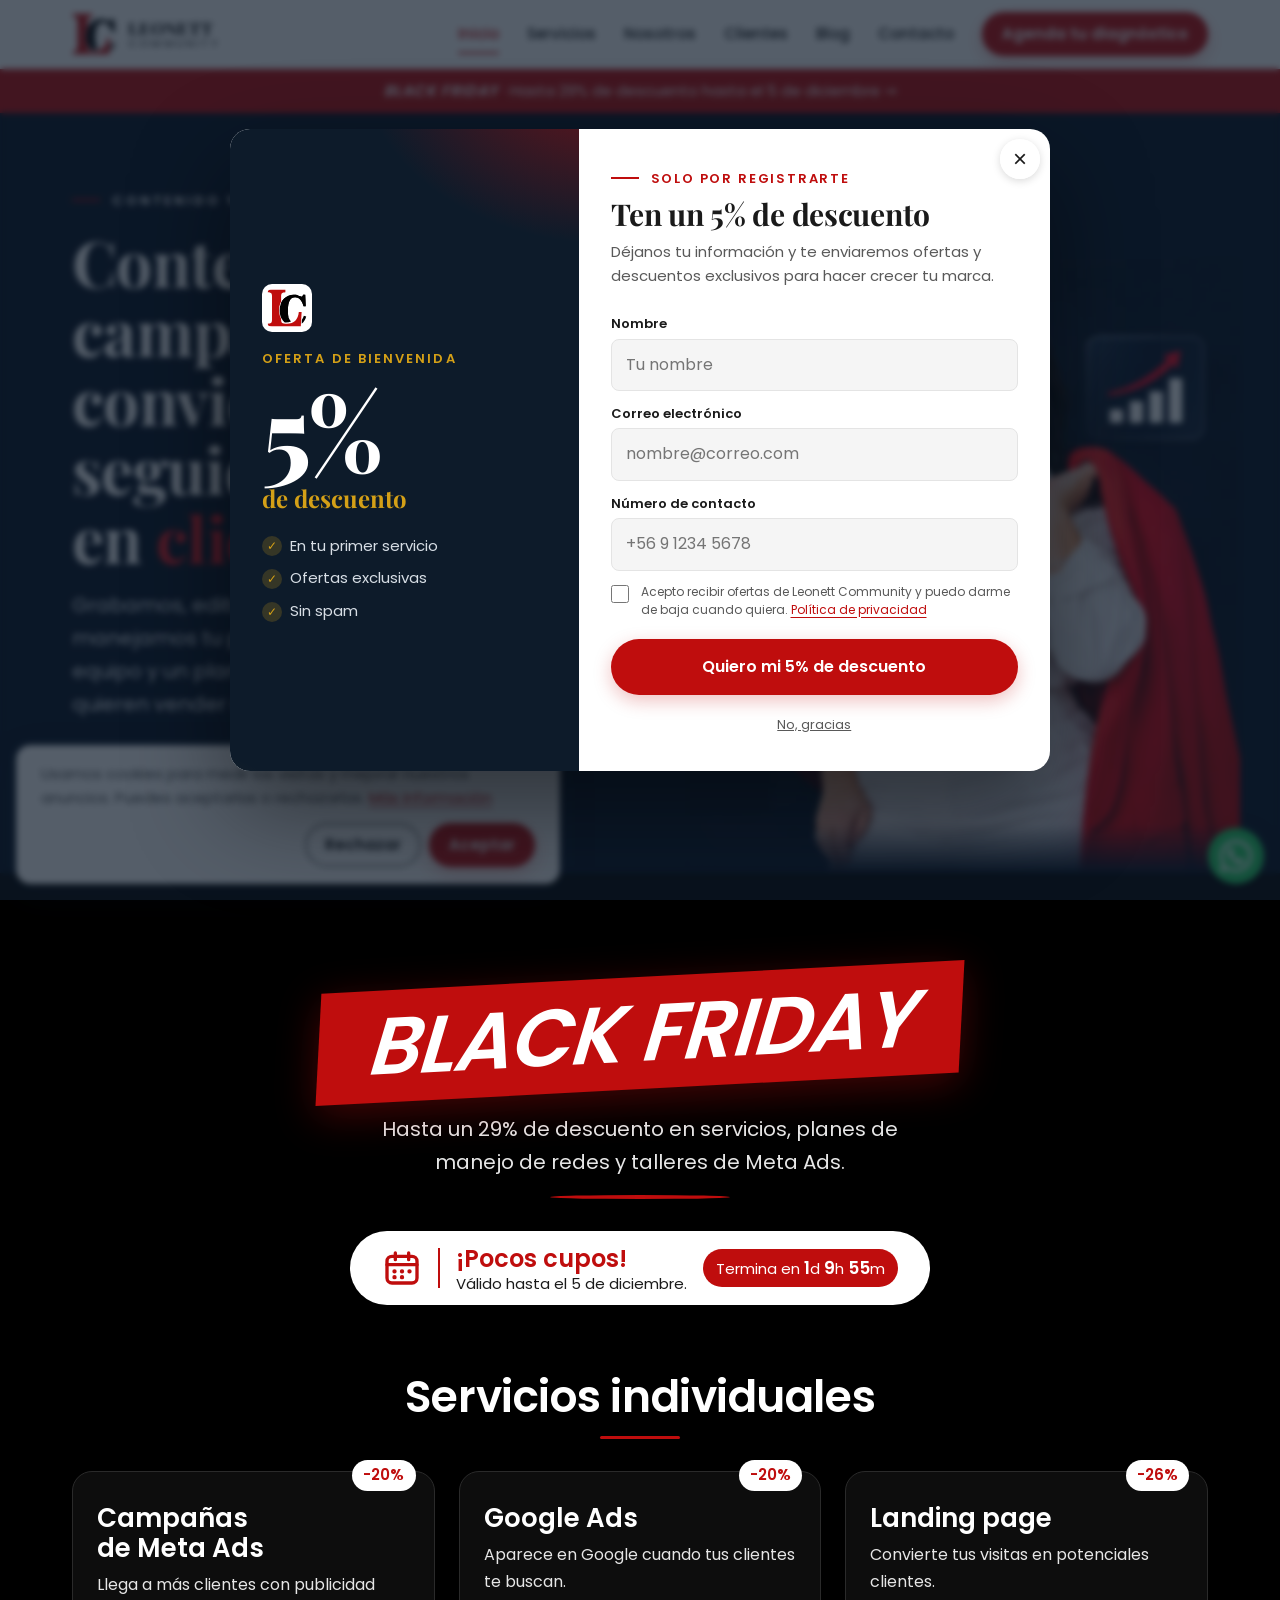
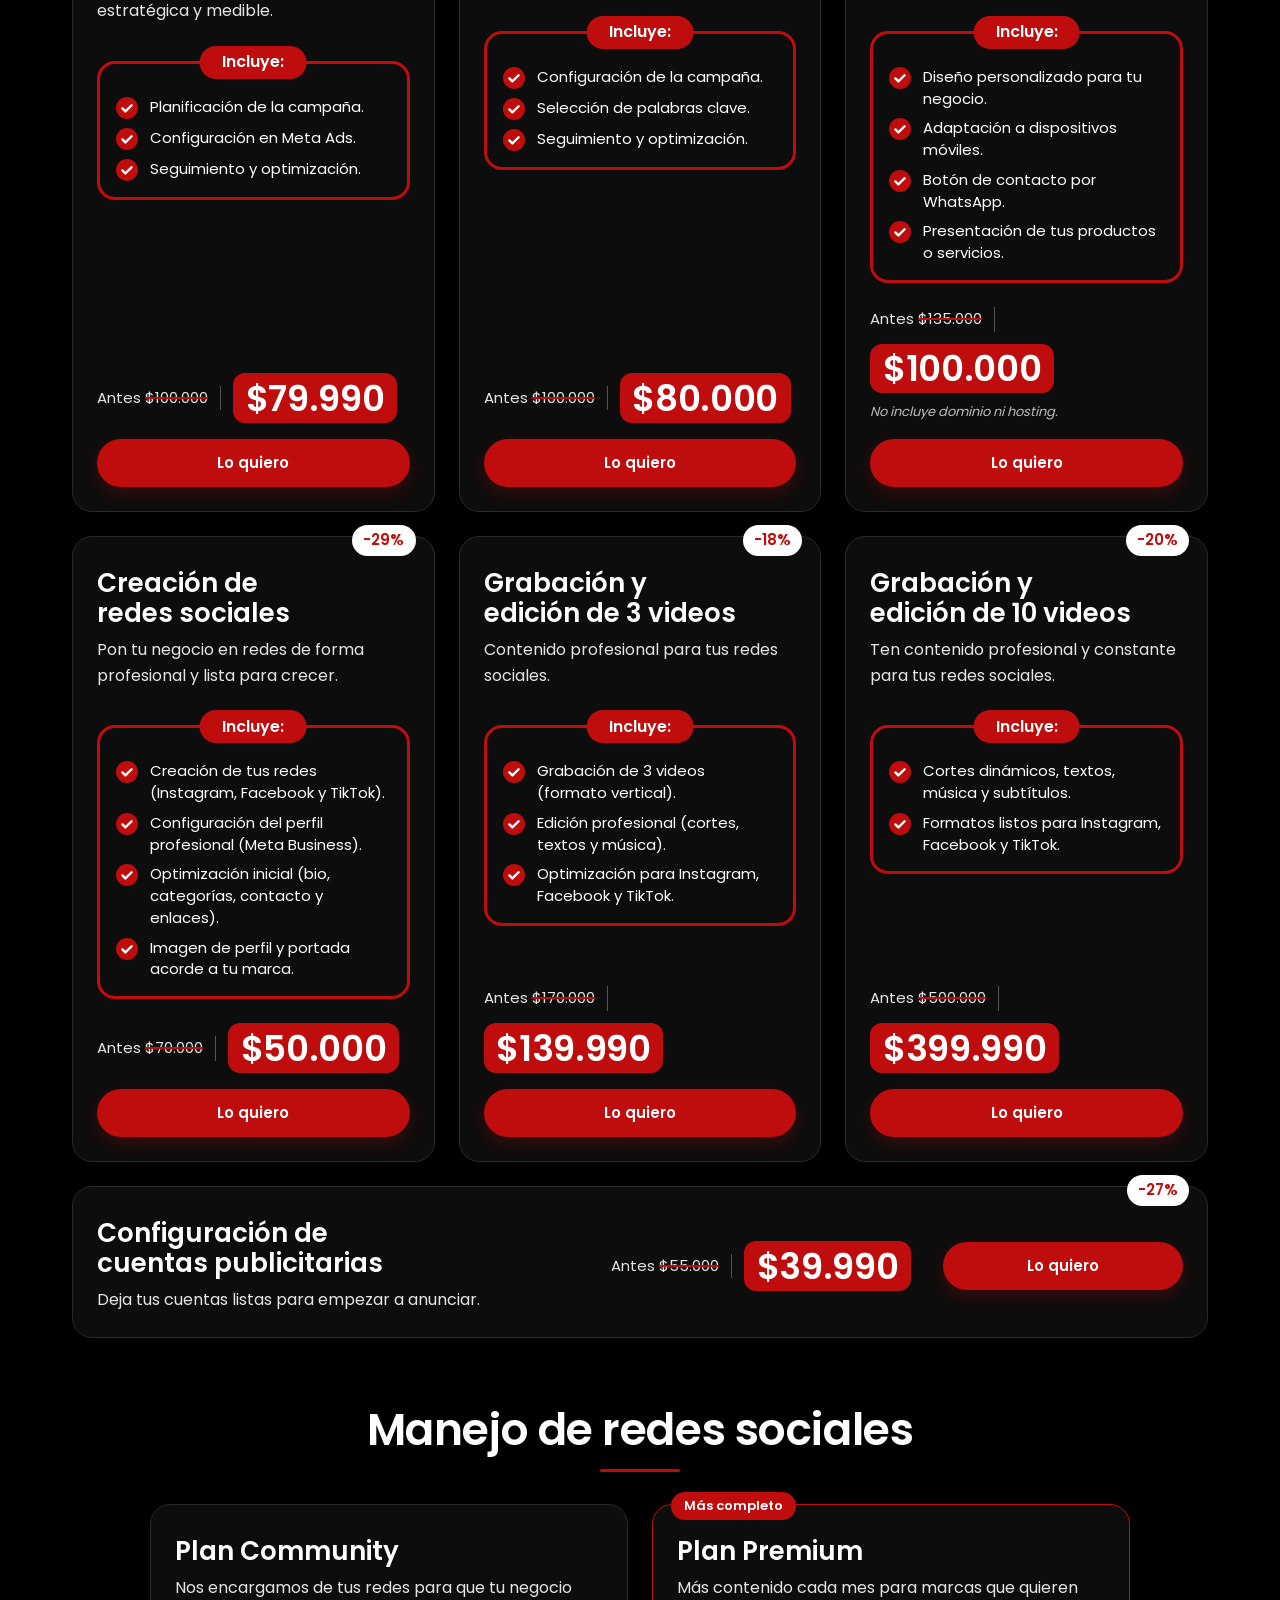
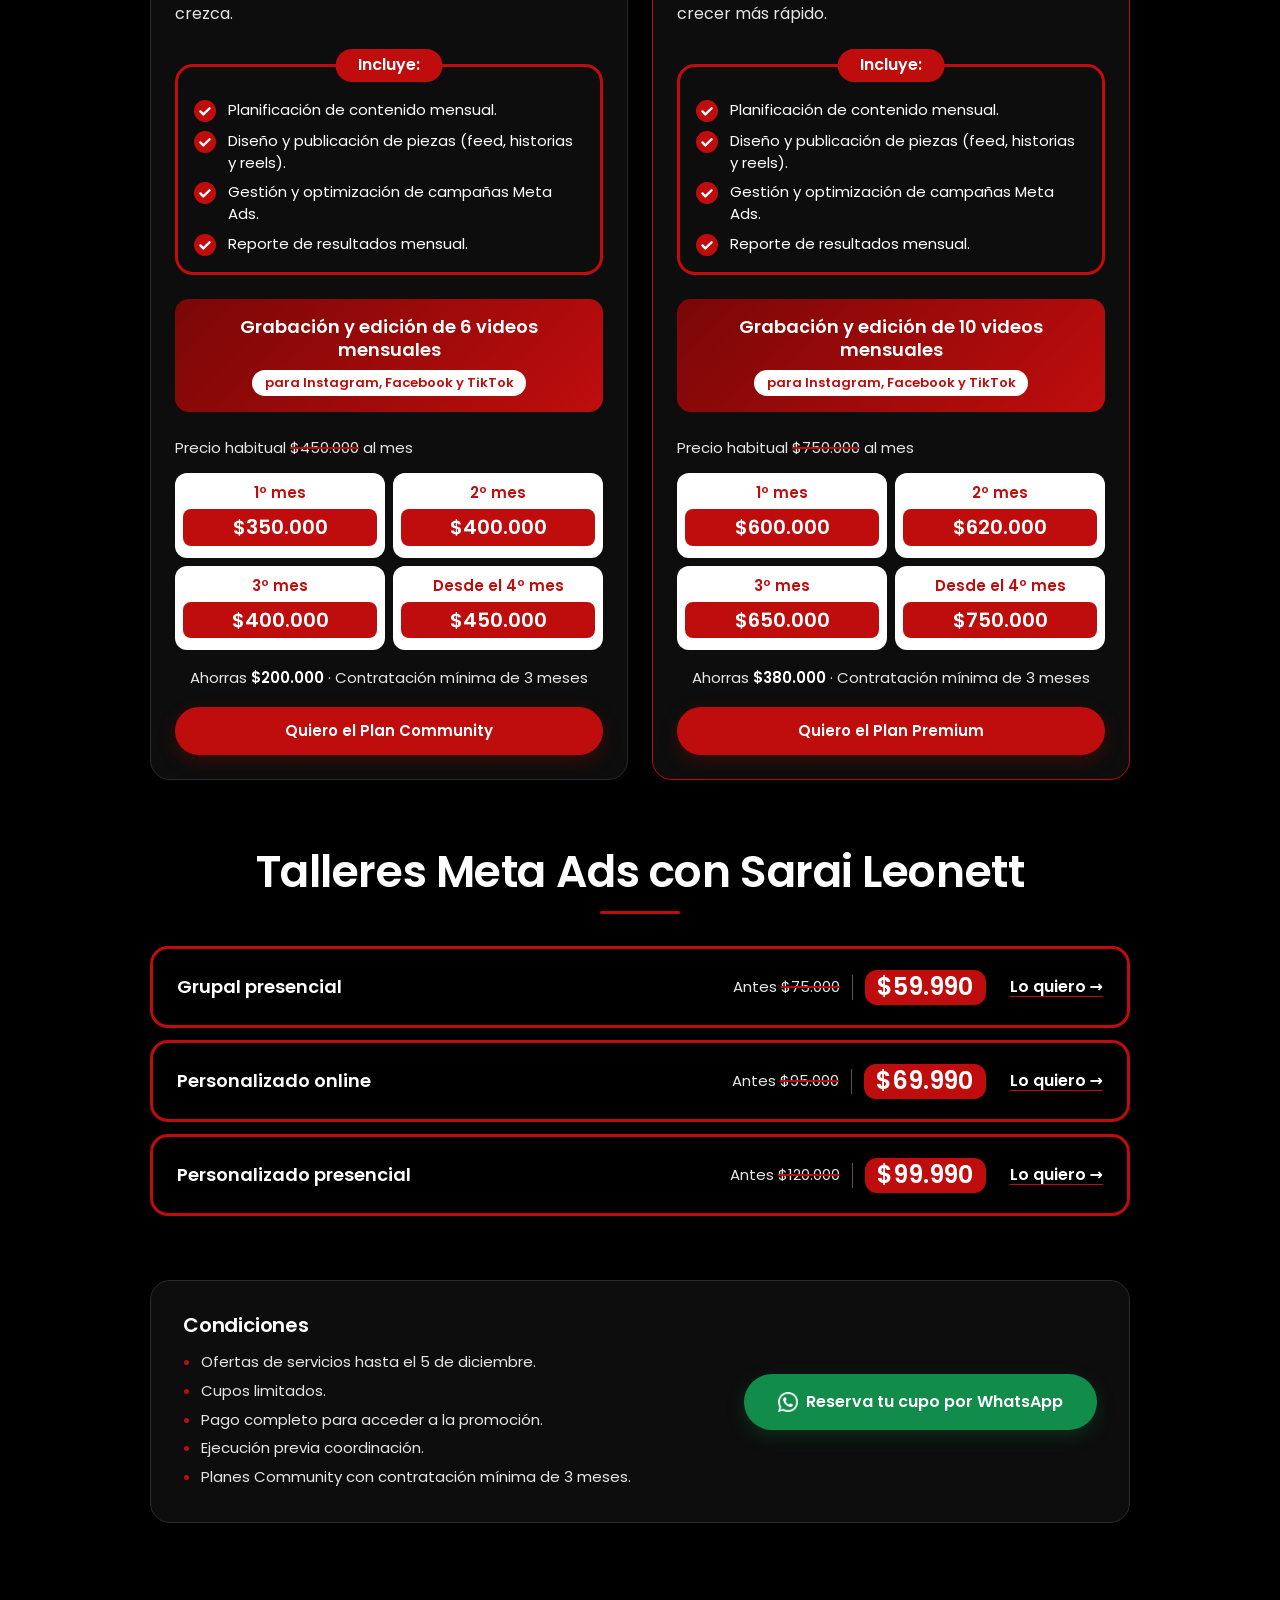
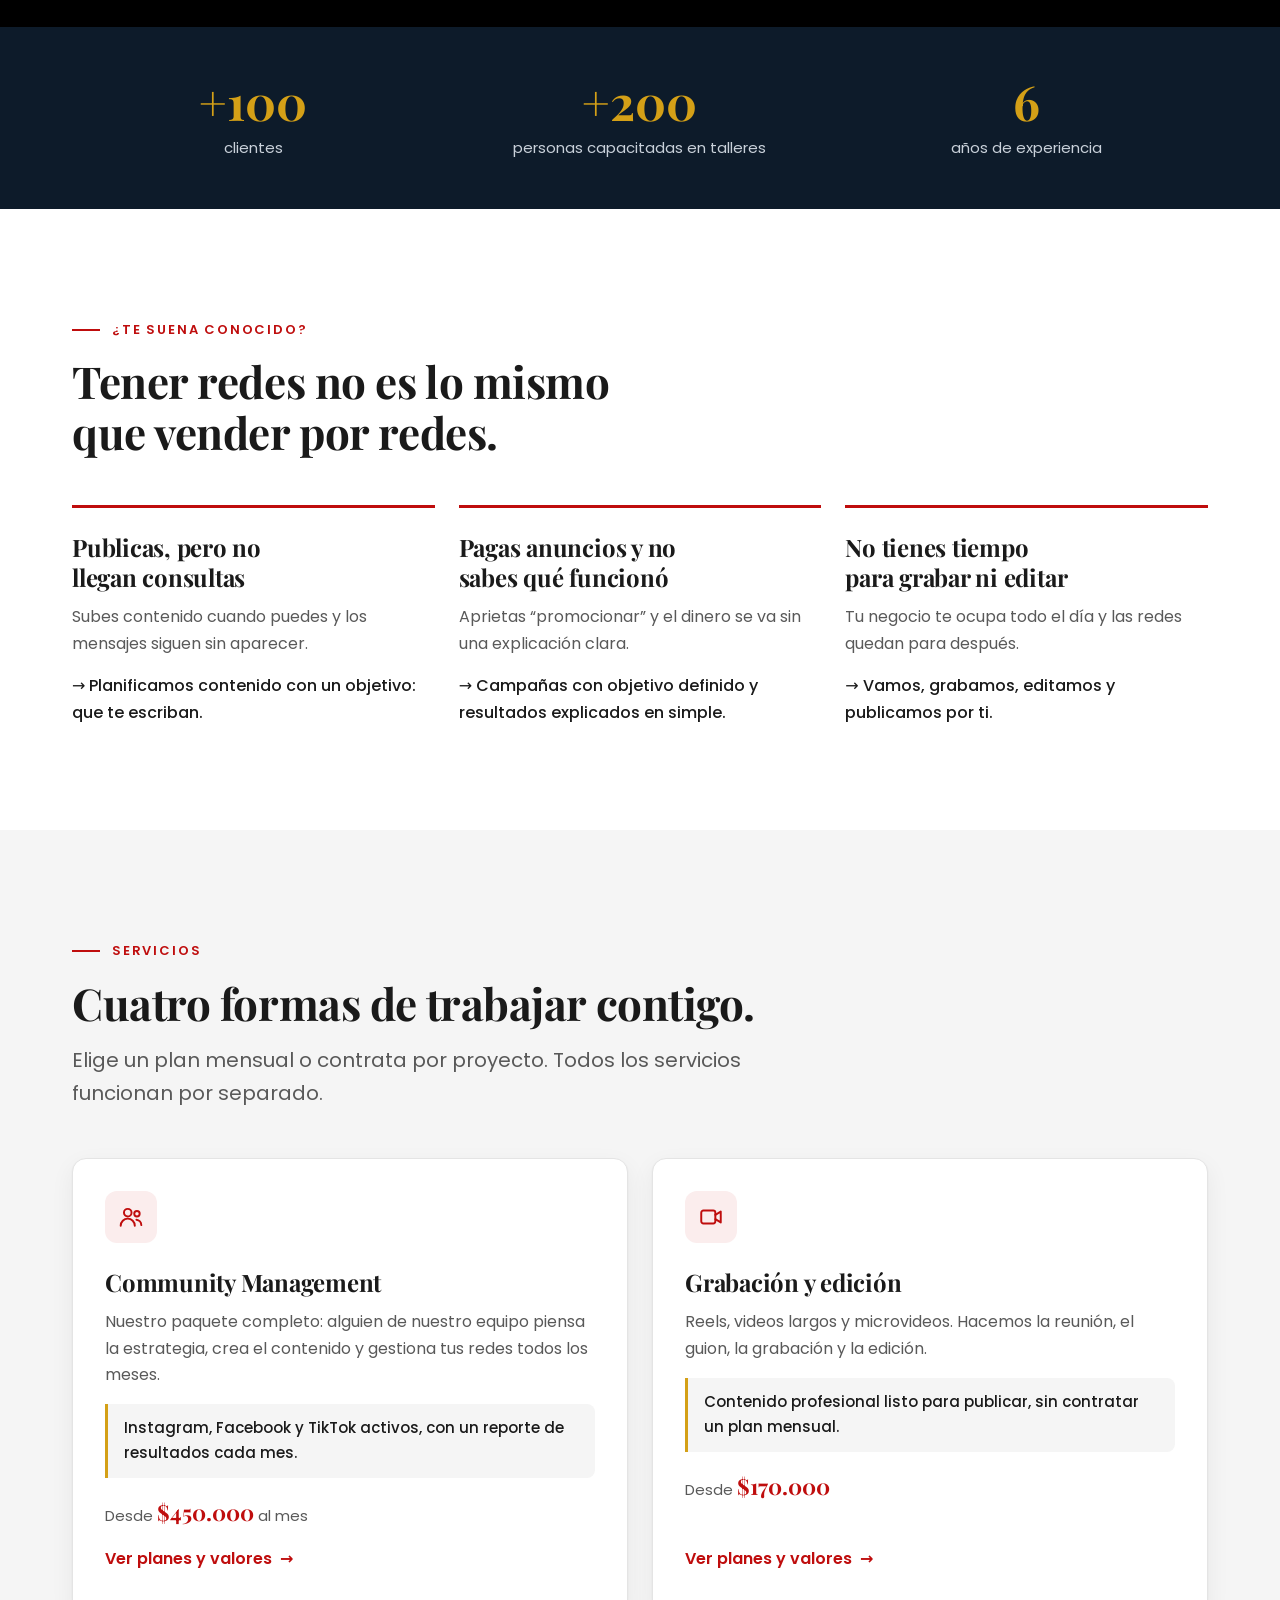
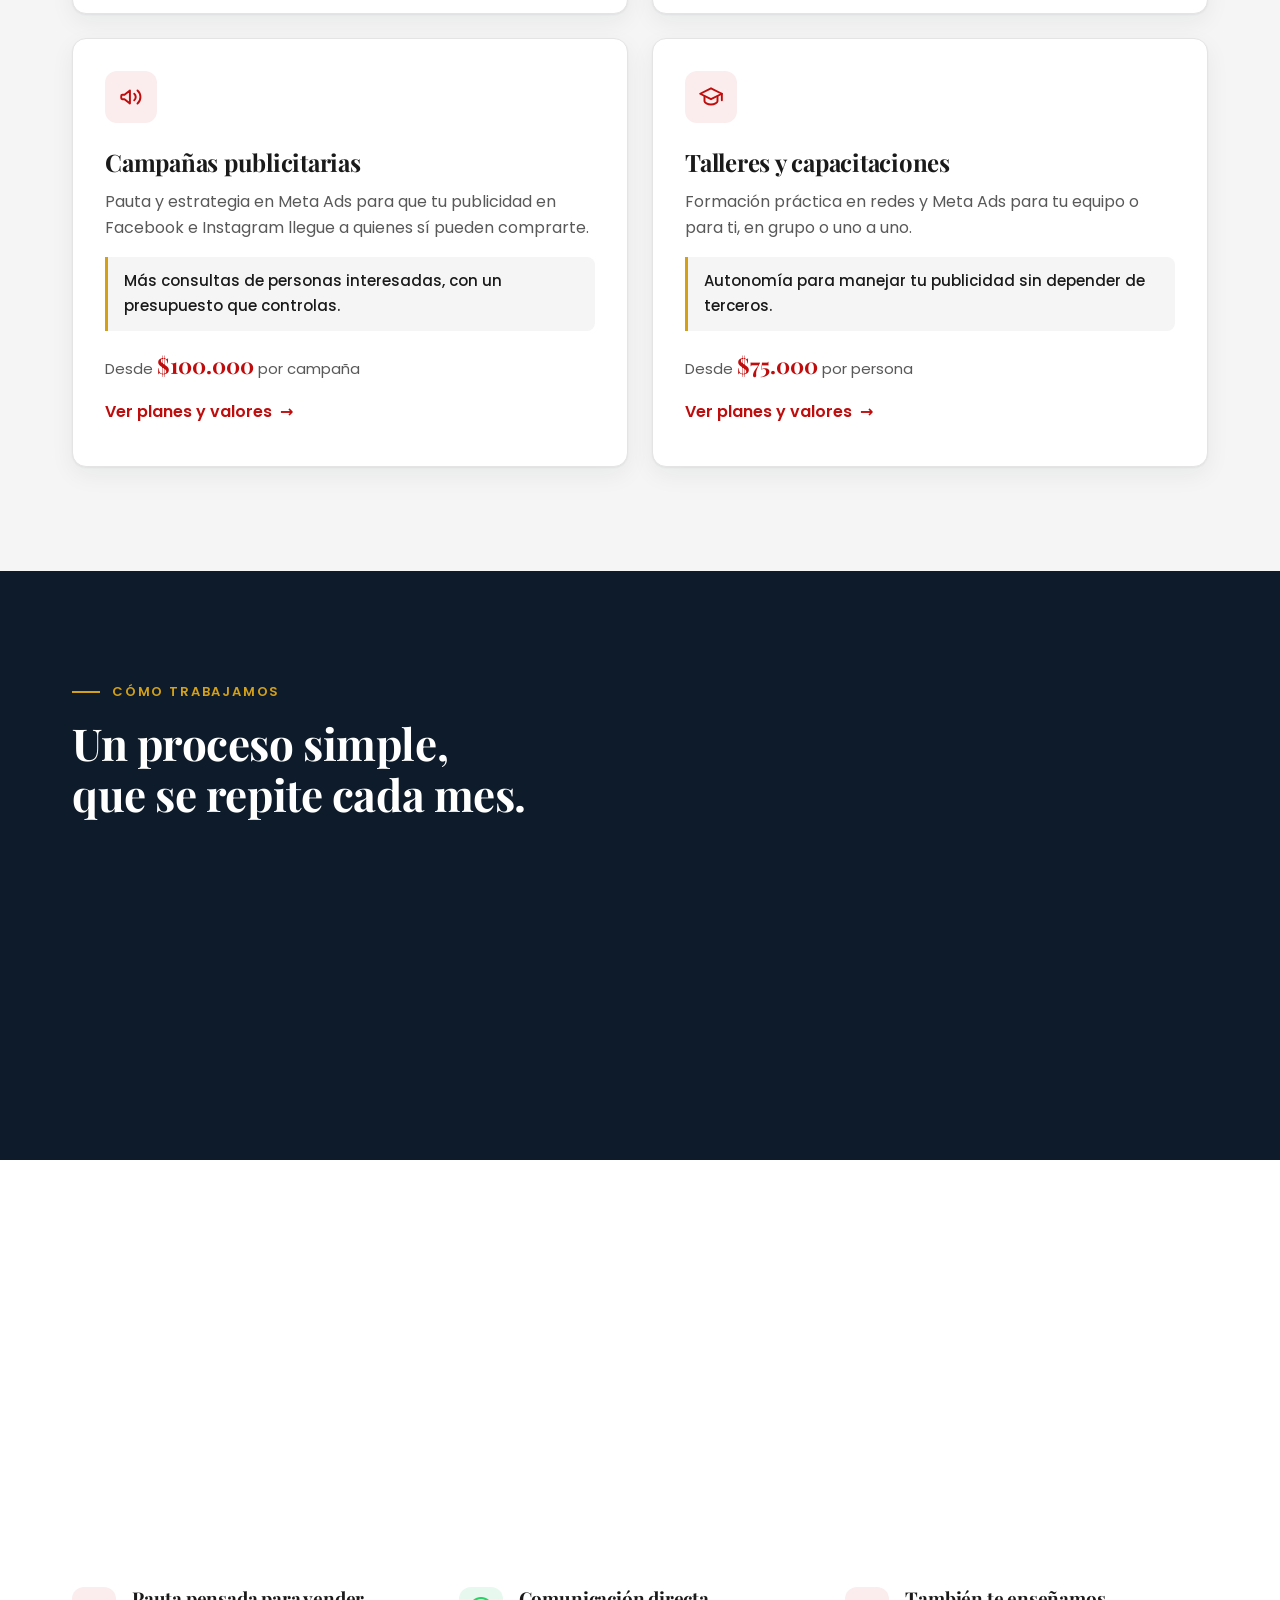
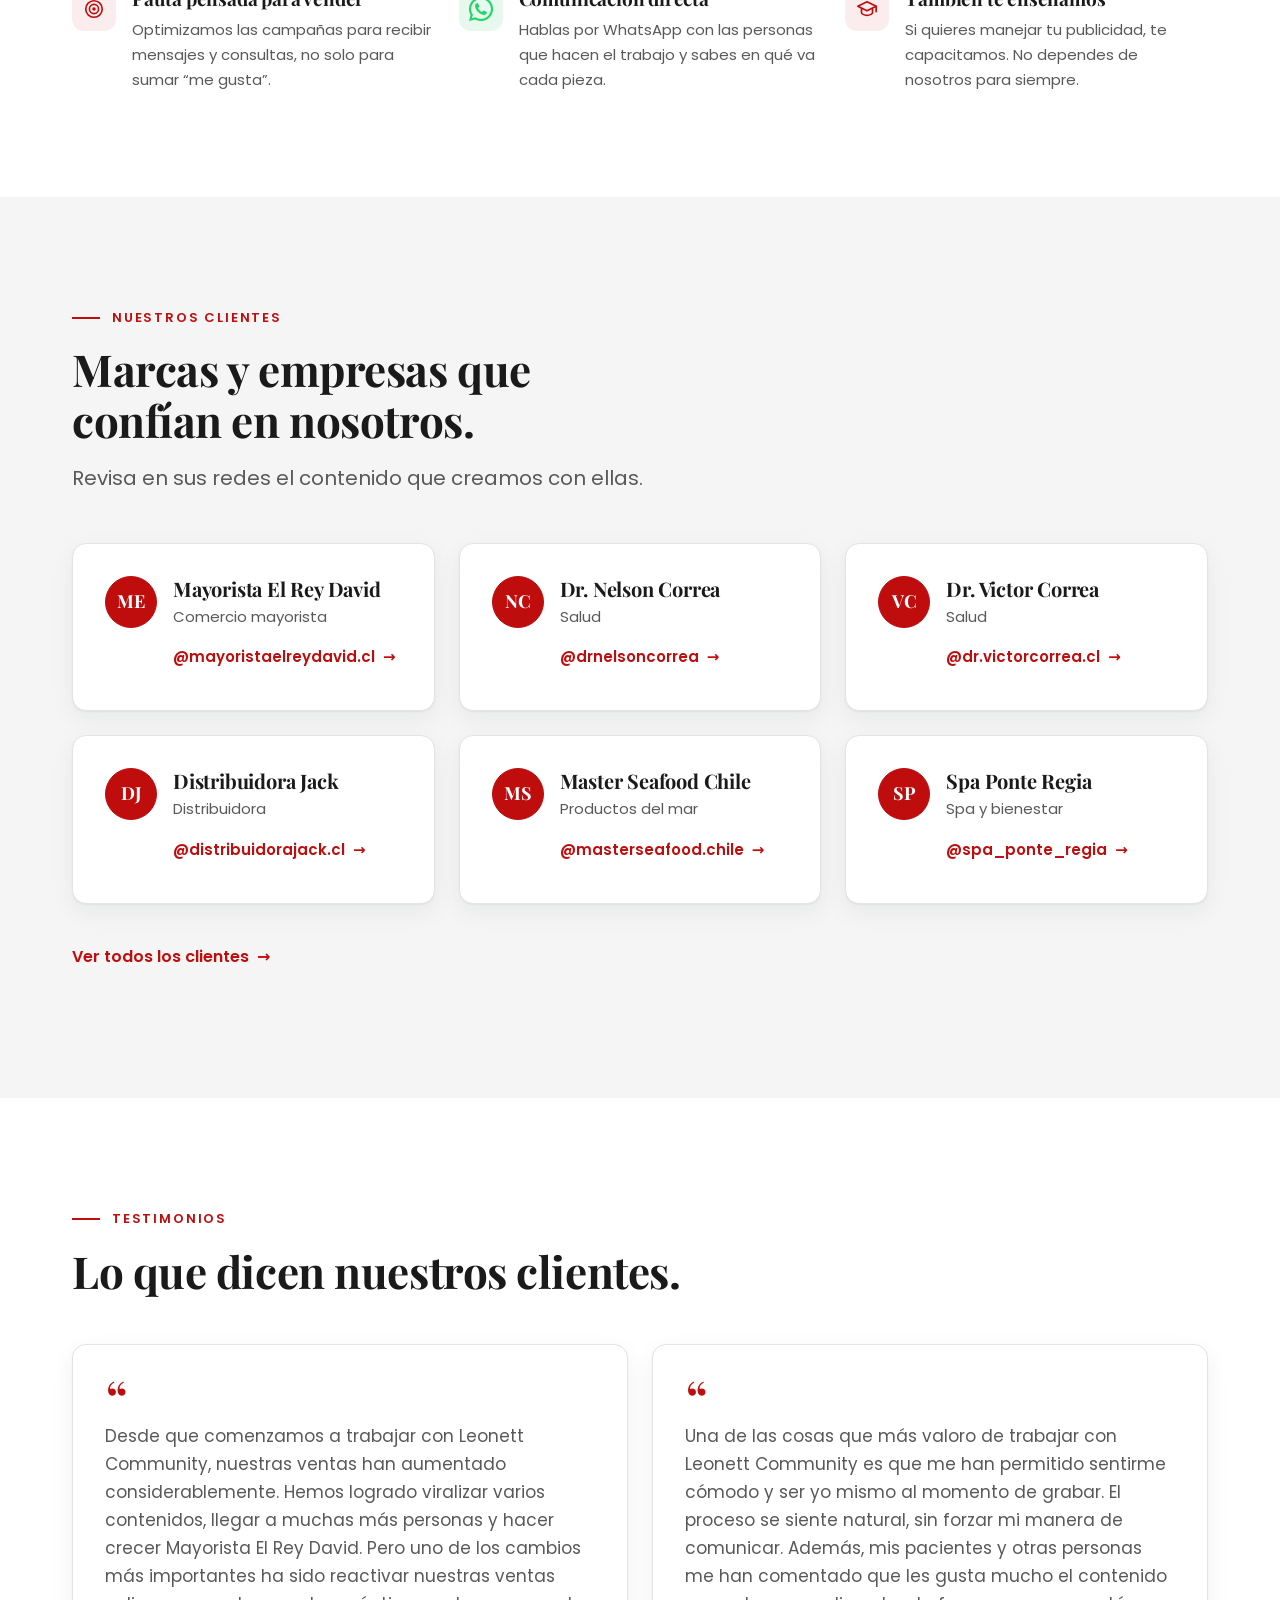
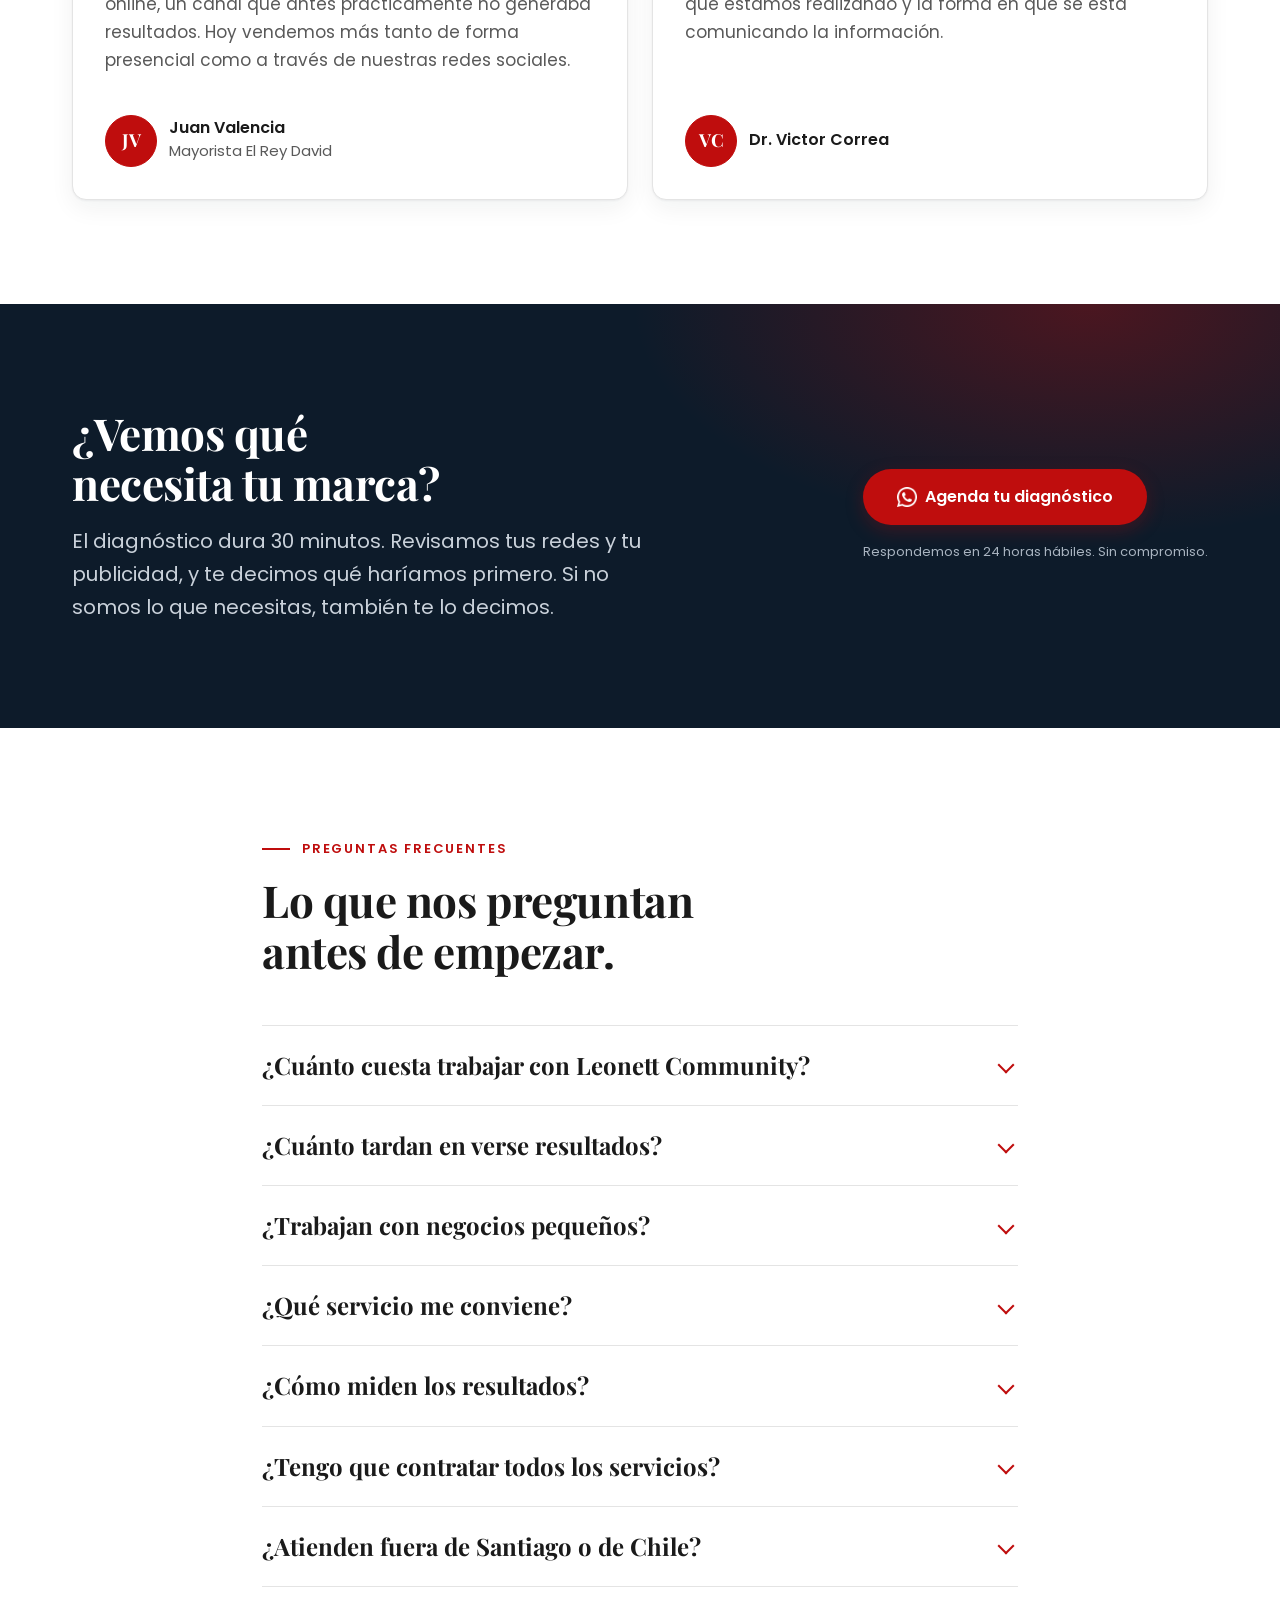
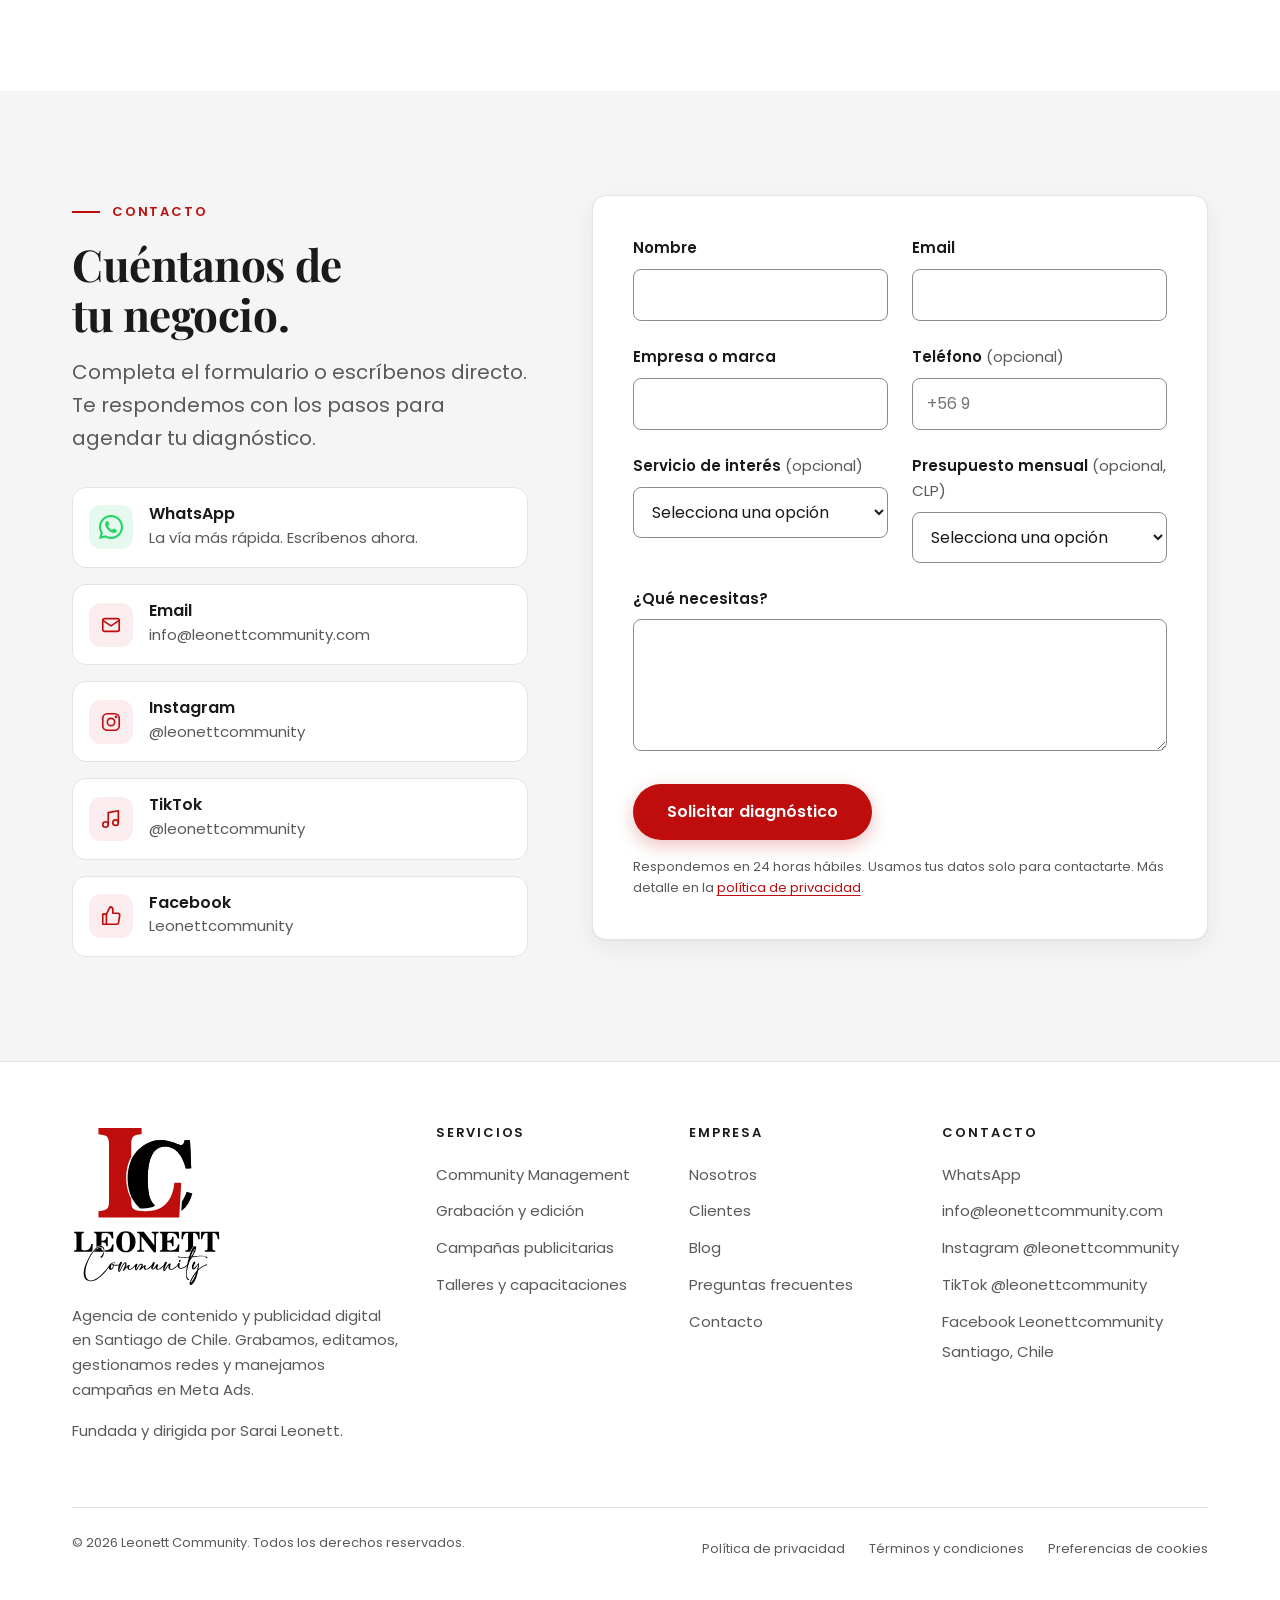
<file: index.html>
<!DOCTYPE html>
<html lang="es-CL">
<head>
  <meta charset="utf-8">
  <meta name="viewport" content="width=device-width, initial-scale=1">
  <!-- Google Tag Manager + aviso de cookies (ver js/medicion.js) -->
  <script src="js/medicion.js"></script>
  <title>Leonett Community | Contenido y campañas de Meta Ads en Chile</title>
  <meta name="description" content="Agencia de contenido y publicidad digital en Santiago. Grabación, edición, community manager, campañas en Meta Ads y talleres. Agenda tu diagnóstico.">
  <meta name="robots" content="index, follow, max-image-preview:large, max-snippet:-1">
  <link rel="canonical" href="https://leonettcommunity.com/">
  <meta name="theme-color" content="#BF0D0D">

  <!-- Open Graph / redes sociales -->
  <meta property="og:type" content="website">
  <meta property="og:locale" content="es_CL">
  <meta property="og:site_name" content="Leonett Community">
  <meta property="og:title" content="Leonett Community | Contenido y campañas de Meta Ads en Chile">
  <meta property="og:description" content="Agencia de contenido y publicidad digital en Santiago. Grabación, edición, community manager, campañas en Meta Ads y talleres. Agenda tu diagnóstico.">
  <meta property="og:url" content="https://leonettcommunity.com/">
  <meta property="og:image" content="https://leonettcommunity.com/images/og-image.jpg">
  <meta property="og:image:width" content="1200">
  <meta property="og:image:height" content="630">
  <meta name="twitter:card" content="summary_large_image">
  <meta name="twitter:title" content="Leonett Community | Contenido y campañas de Meta Ads en Chile">
  <meta name="twitter:description" content="Agencia de contenido y publicidad digital en Santiago. Grabación, edición, community manager, campañas en Meta Ads y talleres. Agenda tu diagnóstico.">
  <meta name="twitter:image" content="https://leonettcommunity.com/images/og-image.jpg">

  <link rel="icon" href="/favicon.ico" sizes="48x48">
  <link rel="icon" href="/images/icon-192.png" sizes="192x192" type="image/png">
  <link rel="icon" href="/favicon.svg" type="image/svg+xml">
  <link rel="manifest" href="/site.webmanifest">
  <link rel="apple-touch-icon" href="images/apple-touch-icon.png">
  <link rel="preload" href="fonts/playfair-display.woff2" as="font" type="font/woff2" crossorigin>
  <link rel="preload" href="fonts/poppins-400.woff2" as="font" type="font/woff2" crossorigin>
  <link rel="preload" href="images/hero-sarai-v2.webp" as="image" type="image/webp" imagesrcset="images/hero-sarai-v2-464.webp 464w, images/hero-sarai-v2.webp 928w" imagesizes="(min-width: 1024px) 560px, 90vw">
  <link rel="stylesheet" href="css/styles.css?v=20261124b">
  <script>document.documentElement.classList.add("js");</script>
  <script type="application/ld+json">{"@context": "https://schema.org", "@type": "WebSite", "name": "Leonett Community", "alternateName": ["Leonett", "Leonett Community Chile"], "url": "https://leonettcommunity.com/"}</script>
  <script type="application/ld+json">{"@context": "https://schema.org", "@type": "WebPage", "name": "Leonett Community | Contenido y campañas de Meta Ads en Chile", "url": "https://leonettcommunity.com/", "primaryImageOfPage": {"@type": "ImageObject", "url": "https://leonettcommunity.com/images/og-image.jpg", "width": 1200, "height": 630}, "about": {"@type": "Organization", "name": "Leonett Community"}}</script>
  <script type="application/ld+json">{"@context": "https://schema.org", "@type": "ProfessionalService", "@id": "https://leonettcommunity.com/#organization", "name": "Leonett Community", "description": "Agencia de contenido y publicidad digital: grabación, edición, community manager, campañas en Meta Ads y talleres.", "url": "https://leonettcommunity.com/", "logo": "https://leonettcommunity.com/images/icon-512.png", "image": "https://leonettcommunity.com/images/og-image.jpg", "email": "info@leonettcommunity.com", "telephone": "+56949955184", "priceRange": "$$", "address": {"@type": "PostalAddress", "addressLocality": "Santiago", "addressRegion": "Región Metropolitana", "addressCountry": "CL"}, "areaServed": [{"@type": "Country", "name": "Chile"}], "sameAs": ["https://www.instagram.com/leonettcommunity/", "https://www.tiktok.com/@leonettcommunity", "https://www.facebook.com/Leonettcommunity"], "founder": {"@id": "https://leonettcommunity.com/nosotros.html#sarai-leonett"}}</script>
  <script type="application/ld+json">{"@context": "https://schema.org", "@type": "FAQPage", "mainEntity": [{"@type": "Question", "name": "¿Cuánto cuesta trabajar con Leonett Community?", "acceptedAnswer": {"@type": "Answer", "text": "Los planes mensuales de Community Management parten en $450.000 y los servicios por proyecto desde $100.000. Todos los valores están en la página de servicios, en pesos chilenos. La inversión en anuncios es aparte y la pagas directamente a Meta."}}, {"@type": "Question", "name": "¿Cuánto tardan en verse resultados?", "acceptedAnswer": {"@type": "Answer", "text": "Las campañas suelen generar las primeras consultas durante las primeras semanas, cuando el algoritmo termina su fase de aprendizaje. El contenido orgánico es más lento: necesita constancia durante dos o tres meses para mostrar una tendencia clara. No prometemos cifras antes de conocer tu negocio."}}, {"@type": "Question", "name": "¿Trabajan con negocios pequeños?", "acceptedAnswer": {"@type": "Answer", "text": "Sí. La mayoría de nuestros clientes son pymes, profesionales independientes y negocios familiares. Por eso tenemos opciones para distintos presupuestos, desde una campaña puntual hasta la gestión completa de tus redes."}}, {"@type": "Question", "name": "¿Qué servicio me conviene?", "acceptedAnswer": {"@type": "Answer", "text": "Si quieres delegar tus redes por completo, un plan de Community Management. Si solo necesitas videos, grabación y edición por proyecto. Si ya tienes contenido y te falta alcance, una campaña en Meta Ads. Y si prefieres hacerlo tú, un taller. En el diagnóstico lo definimos contigo."}}, {"@type": "Question", "name": "¿Cómo miden los resultados?", "acceptedAnswer": {"@type": "Answer", "text": "Con las métricas que importan para tu negocio: mensajes recibidos, costo por consulta, alcance y crecimiento de la cuenta. Te las explicamos en lenguaje simple, sin tecnicismos, para que sepas qué funcionó y qué vamos a cambiar."}}, {"@type": "Question", "name": "¿Tengo que contratar todos los servicios?", "acceptedAnswer": {"@type": "Answer", "text": "No. Cada servicio funciona por separado y puedes empezar por uno. Muchos clientes comienzan con una campaña o un taller y luego suman contenido."}}, {"@type": "Question", "name": "¿Atienden fuera de Santiago o de Chile?", "acceptedAnswer": {"@type": "Answer", "text": "Las campañas y los talleres online los hacemos para cualquier ciudad o país de habla hispana. La grabación presencial la realizamos en Santiago; para otras zonas, conversemos y vemos la mejor forma."}}]}</script>
</head>
<body>
  <!-- Google Tag Manager (noscript) -->
  <noscript><iframe src="https://www.googletagmanager.com/ns.html?id=GTM-KVX25G84" height="0" width="0" style="display:none;visibility:hidden" title="Google Tag Manager"></iframe></noscript>
  <!-- End Google Tag Manager (noscript) -->
  <a class="skip-link" href="#contenido">Saltar al contenido</a>

  <header class="header">
    <div class="container header__inner">
      <a class="marca" href="index.html">
        <img src="images/logo-mark.svg" alt="" width="44" height="42">
        <span class="marca__nombre">LEONETT<small>Community</small></span>
      </a>
      <button class="menu-btn" type="button" aria-expanded="false" aria-controls="nav" aria-label="Abrir menú"><span></span></button>
      <nav class="nav" id="nav" aria-label="Principal">
        <ul class="nav__lista">
          <li><a href="index.html" aria-current="page">Inicio</a></li>
          <li><a href="servicios.html">Servicios</a></li>
          <li><a href="nosotros.html">Nosotros</a></li>
          <li><a href="clientes.html">Clientes</a></li>
          <li><a href="blog.html">Blog</a></li>
          <li><a href="contacto.html">Contacto</a></li>
          <li class="nav__cta"><a class="btn btn--primario btn--sm" href="https://wa.me/56949955184?text=Hola%2C%20quiero%20agendar%20un%20diagn%C3%B3stico" target="_blank" rel="noopener noreferrer">Agenda tu diagnóstico</a></li>
        </ul>
      </nav>
    </div>
  </header>

  <main id="contenido">
    <!-- Franja Black Friday (se oculta sola después del 5 de diciembre de 2026) -->
    <a class="bf-franja" href="#black-friday" data-promo-hasta="2026-12-05T23:59:59-03:00"><strong>Black Friday</strong> · Hasta 29% de descuento hasta el 5 de diciembre <span aria-hidden="true">→</span></a>
    <!-- HERO -->
    <section class="hero hero--oscuro" aria-labelledby="hero-titulo">
      <div class="container hero__grid">
        <div class="hero__texto">
          <p class="eyebrow">Contenido y publicidad digital</p>
          <h1 id="hero-titulo">Contenido y campañas que convierten seguidores en <em>clientes.</em></h1>
          <p class="lead">Grabamos, editamos, gestionamos tus redes y manejamos tu publicidad en Meta Ads. Un solo equipo y un plan mensual claro para negocios que quieren vender más por redes sociales.</p>
          <div class="acciones">
            <a class="btn btn--primario btn--lg" href="https://wa.me/56949955184?text=Hola%2C%20quiero%20agendar%20un%20diagn%C3%B3stico" target="_blank" rel="noopener noreferrer"><img class="ico-wa" src="images/whatsapp-blanco.png" alt="" width="20" height="20"> Agenda tu diagnóstico</a>
            <a class="btn btn--borde btn--lg" href="#servicios">Ver servicios</a>
          </div>
        </div>

        <!-- Foto de Sarai Leonett con etiquetas (Meta Ads, Estrategia digital, crecimiento) -->
        <div class="hero__foto">
          <img src="images/hero-sarai-v2.webp" srcset="images/hero-sarai-v2-464.webp 464w, images/hero-sarai-v2.webp 928w" sizes="(min-width: 1024px) 560px, 90vw" alt="Sarai Leonett, fundadora de Leonett Community" width="928" height="1024" fetchpriority="high">
        </div>
      </div>
    </section>

    <!-- BLACK FRIDAY — válido hasta el 5 de diciembre de 2026.
         Se oculta solo después de esa fecha (js/main.js → iniciarPromos).
         Para quitarla antes, borra este bloque o agrega "hidden" a la etiqueta <section>. -->
    <section class="bf" id="black-friday" data-promo-hasta="2026-12-05T23:59:59-03:00" aria-labelledby="bf-titulo">
      <div class="container">
        <div class="bf__cabeza">
          <h2 id="bf-titulo" class="bf-banda">Black Friday</h2>
          <p class="bf__bajada">Hasta un 29% de descuento en servicios, planes de manejo de redes y talleres de Meta Ads.</p>
          <div class="bf-cupos">
            <span class="bf-cupos__ico"><svg viewBox="0 0 24 24" aria-hidden="true" focusable="false" fill="none" stroke="currentColor" stroke-width="2" stroke-linecap="round"><rect x="3" y="5" width="18" height="16" rx="3"/><path d="M3 10h18M8 3v4M16 3v4"/><path d="M7.5 14h.01M12 14h.01M16.5 14h.01M7.5 17.5h.01M12 17.5h.01" stroke-width="2.6"/></svg></span>
            <span class="bf-cupos__txt"><strong>¡Pocos cupos!</strong> Válido hasta el 5 de diciembre.</span>
            <span class="bf-cupos__cuenta" data-cuenta-hasta="2026-12-05T23:59:59-03:00" hidden>Termina en <b data-u="d">0</b>d <b data-u="h">0</b>h <b data-u="m">0</b>m</span>
          </div>
        </div>

        <div class="bf__grupo">
          <h3 class="bf__subtitulo reveal">Servicios individuales</h3>
          <div class="bf-grid">
          <article class="bf-card">
            <span class="bf-card__dcto">-20%</span>
            <h4>Campañas de Meta Ads</h4>
            <p class="bf-card__sub">Llega a más clientes con publicidad estratégica y medible.</p>
            <div class="bf-incluye"><p class="bf-incluye__titulo">Incluye:</p><ul><li><svg viewBox="0 0 24 24" aria-hidden="true" focusable="false"><circle cx="12" cy="12" r="12" fill="currentColor"/><path d="m7 12.5 3.2 3.2L17 9" fill="none" stroke="#fff" stroke-width="2.6" stroke-linecap="round" stroke-linejoin="round"/></svg><span>Planificación de la campaña.</span></li><li><svg viewBox="0 0 24 24" aria-hidden="true" focusable="false"><circle cx="12" cy="12" r="12" fill="currentColor"/><path d="m7 12.5 3.2 3.2L17 9" fill="none" stroke="#fff" stroke-width="2.6" stroke-linecap="round" stroke-linejoin="round"/></svg><span>Configuración en Meta Ads.</span></li><li><svg viewBox="0 0 24 24" aria-hidden="true" focusable="false"><circle cx="12" cy="12" r="12" fill="currentColor"/><path d="m7 12.5 3.2 3.2L17 9" fill="none" stroke="#fff" stroke-width="2.6" stroke-linecap="round" stroke-linejoin="round"/></svg><span>Seguimiento y optimización.</span></li></ul></div>
            <div class="bf-precio"><span class="bf-precio__antes">Antes <s>$100.000</s></span><span class="bf-precio__ahora"><span class="sr-only">Ahora: </span>$79.990</span></div>
            
            <a class="btn btn--primario bf-card__btn" href="https://wa.me/56949955184?text=Hola%2C%20quiero%20la%20promo%20Black%20Friday%3A%20Campa%C3%B1as%20de%20Meta%20Ads" target="_blank" rel="noopener noreferrer" data-bf="Campañas de Meta Ads">Lo quiero<span class="sr-only">: Campañas de Meta Ads</span></a>
          </article>
          <article class="bf-card">
            <span class="bf-card__dcto">-20%</span>
            <h4>Google Ads</h4>
            <p class="bf-card__sub">Aparece en Google cuando tus clientes te buscan.</p>
            <div class="bf-incluye"><p class="bf-incluye__titulo">Incluye:</p><ul><li><svg viewBox="0 0 24 24" aria-hidden="true" focusable="false"><circle cx="12" cy="12" r="12" fill="currentColor"/><path d="m7 12.5 3.2 3.2L17 9" fill="none" stroke="#fff" stroke-width="2.6" stroke-linecap="round" stroke-linejoin="round"/></svg><span>Configuración de la campaña.</span></li><li><svg viewBox="0 0 24 24" aria-hidden="true" focusable="false"><circle cx="12" cy="12" r="12" fill="currentColor"/><path d="m7 12.5 3.2 3.2L17 9" fill="none" stroke="#fff" stroke-width="2.6" stroke-linecap="round" stroke-linejoin="round"/></svg><span>Selección de palabras clave.</span></li><li><svg viewBox="0 0 24 24" aria-hidden="true" focusable="false"><circle cx="12" cy="12" r="12" fill="currentColor"/><path d="m7 12.5 3.2 3.2L17 9" fill="none" stroke="#fff" stroke-width="2.6" stroke-linecap="round" stroke-linejoin="round"/></svg><span>Seguimiento y optimización.</span></li></ul></div>
            <div class="bf-precio"><span class="bf-precio__antes">Antes <s>$100.000</s></span><span class="bf-precio__ahora"><span class="sr-only">Ahora: </span>$80.000</span></div>
            
            <a class="btn btn--primario bf-card__btn" href="https://wa.me/56949955184?text=Hola%2C%20quiero%20la%20promo%20Black%20Friday%3A%20Google%20Ads" target="_blank" rel="noopener noreferrer" data-bf="Google Ads">Lo quiero<span class="sr-only">: Google Ads</span></a>
          </article>
          <article class="bf-card">
            <span class="bf-card__dcto">-26%</span>
            <h4>Landing page</h4>
            <p class="bf-card__sub">Convierte tus visitas en potenciales clientes.</p>
            <div class="bf-incluye"><p class="bf-incluye__titulo">Incluye:</p><ul><li><svg viewBox="0 0 24 24" aria-hidden="true" focusable="false"><circle cx="12" cy="12" r="12" fill="currentColor"/><path d="m7 12.5 3.2 3.2L17 9" fill="none" stroke="#fff" stroke-width="2.6" stroke-linecap="round" stroke-linejoin="round"/></svg><span>Diseño personalizado para tu negocio.</span></li><li><svg viewBox="0 0 24 24" aria-hidden="true" focusable="false"><circle cx="12" cy="12" r="12" fill="currentColor"/><path d="m7 12.5 3.2 3.2L17 9" fill="none" stroke="#fff" stroke-width="2.6" stroke-linecap="round" stroke-linejoin="round"/></svg><span>Adaptación a dispositivos móviles.</span></li><li><svg viewBox="0 0 24 24" aria-hidden="true" focusable="false"><circle cx="12" cy="12" r="12" fill="currentColor"/><path d="m7 12.5 3.2 3.2L17 9" fill="none" stroke="#fff" stroke-width="2.6" stroke-linecap="round" stroke-linejoin="round"/></svg><span>Botón de contacto por WhatsApp.</span></li><li><svg viewBox="0 0 24 24" aria-hidden="true" focusable="false"><circle cx="12" cy="12" r="12" fill="currentColor"/><path d="m7 12.5 3.2 3.2L17 9" fill="none" stroke="#fff" stroke-width="2.6" stroke-linecap="round" stroke-linejoin="round"/></svg><span>Presentación de tus productos o servicios.</span></li></ul></div>
            <div class="bf-precio"><span class="bf-precio__antes">Antes <s>$135.000</s></span><span class="bf-precio__ahora"><span class="sr-only">Ahora: </span>$100.000</span></div>
            <p class="bf-card__nota">No incluye dominio ni hosting.</p>
            <a class="btn btn--primario bf-card__btn" href="https://wa.me/56949955184?text=Hola%2C%20quiero%20la%20promo%20Black%20Friday%3A%20Landing%20page" target="_blank" rel="noopener noreferrer" data-bf="Landing page">Lo quiero<span class="sr-only">: Landing page</span></a>
          </article>
          <article class="bf-card">
            <span class="bf-card__dcto">-29%</span>
            <h4>Creación de redes sociales</h4>
            <p class="bf-card__sub">Pon tu negocio en redes de forma profesional y lista para crecer.</p>
            <div class="bf-incluye"><p class="bf-incluye__titulo">Incluye:</p><ul><li><svg viewBox="0 0 24 24" aria-hidden="true" focusable="false"><circle cx="12" cy="12" r="12" fill="currentColor"/><path d="m7 12.5 3.2 3.2L17 9" fill="none" stroke="#fff" stroke-width="2.6" stroke-linecap="round" stroke-linejoin="round"/></svg><span>Creación de tus redes (Instagram, Facebook y TikTok).</span></li><li><svg viewBox="0 0 24 24" aria-hidden="true" focusable="false"><circle cx="12" cy="12" r="12" fill="currentColor"/><path d="m7 12.5 3.2 3.2L17 9" fill="none" stroke="#fff" stroke-width="2.6" stroke-linecap="round" stroke-linejoin="round"/></svg><span>Configuración del perfil profesional (Meta Business).</span></li><li><svg viewBox="0 0 24 24" aria-hidden="true" focusable="false"><circle cx="12" cy="12" r="12" fill="currentColor"/><path d="m7 12.5 3.2 3.2L17 9" fill="none" stroke="#fff" stroke-width="2.6" stroke-linecap="round" stroke-linejoin="round"/></svg><span>Optimización inicial (bio, categorías, contacto y enlaces).</span></li><li><svg viewBox="0 0 24 24" aria-hidden="true" focusable="false"><circle cx="12" cy="12" r="12" fill="currentColor"/><path d="m7 12.5 3.2 3.2L17 9" fill="none" stroke="#fff" stroke-width="2.6" stroke-linecap="round" stroke-linejoin="round"/></svg><span>Imagen de perfil y portada acorde a tu marca.</span></li></ul></div>
            <div class="bf-precio"><span class="bf-precio__antes">Antes <s>$70.000</s></span><span class="bf-precio__ahora"><span class="sr-only">Ahora: </span>$50.000</span></div>
            
            <a class="btn btn--primario bf-card__btn" href="https://wa.me/56949955184?text=Hola%2C%20quiero%20la%20promo%20Black%20Friday%3A%20Creaci%C3%B3n%20de%20redes%20sociales" target="_blank" rel="noopener noreferrer" data-bf="Creación de redes sociales">Lo quiero<span class="sr-only">: Creación de redes sociales</span></a>
          </article>
          <article class="bf-card">
            <span class="bf-card__dcto">-18%</span>
            <h4>Grabación y edición de 3 videos</h4>
            <p class="bf-card__sub">Contenido profesional para tus redes sociales.</p>
            <div class="bf-incluye"><p class="bf-incluye__titulo">Incluye:</p><ul><li><svg viewBox="0 0 24 24" aria-hidden="true" focusable="false"><circle cx="12" cy="12" r="12" fill="currentColor"/><path d="m7 12.5 3.2 3.2L17 9" fill="none" stroke="#fff" stroke-width="2.6" stroke-linecap="round" stroke-linejoin="round"/></svg><span>Grabación de 3 videos (formato vertical).</span></li><li><svg viewBox="0 0 24 24" aria-hidden="true" focusable="false"><circle cx="12" cy="12" r="12" fill="currentColor"/><path d="m7 12.5 3.2 3.2L17 9" fill="none" stroke="#fff" stroke-width="2.6" stroke-linecap="round" stroke-linejoin="round"/></svg><span>Edición profesional (cortes, textos y música).</span></li><li><svg viewBox="0 0 24 24" aria-hidden="true" focusable="false"><circle cx="12" cy="12" r="12" fill="currentColor"/><path d="m7 12.5 3.2 3.2L17 9" fill="none" stroke="#fff" stroke-width="2.6" stroke-linecap="round" stroke-linejoin="round"/></svg><span>Optimización para Instagram, Facebook y TikTok.</span></li></ul></div>
            <div class="bf-precio"><span class="bf-precio__antes">Antes <s>$170.000</s></span><span class="bf-precio__ahora"><span class="sr-only">Ahora: </span>$139.990</span></div>
            
            <a class="btn btn--primario bf-card__btn" href="https://wa.me/56949955184?text=Hola%2C%20quiero%20la%20promo%20Black%20Friday%3A%20Grabaci%C3%B3n%20y%20edici%C3%B3n%20de%203%20videos" target="_blank" rel="noopener noreferrer" data-bf="Grabación y edición de 3 videos">Lo quiero<span class="sr-only">: Grabación y edición de 3 videos</span></a>
          </article>
          <article class="bf-card">
            <span class="bf-card__dcto">-20%</span>
            <h4>Grabación y edición de 10 videos</h4>
            <p class="bf-card__sub">Ten contenido profesional y constante para tus redes sociales.</p>
            <div class="bf-incluye"><p class="bf-incluye__titulo">Incluye:</p><ul><li><svg viewBox="0 0 24 24" aria-hidden="true" focusable="false"><circle cx="12" cy="12" r="12" fill="currentColor"/><path d="m7 12.5 3.2 3.2L17 9" fill="none" stroke="#fff" stroke-width="2.6" stroke-linecap="round" stroke-linejoin="round"/></svg><span>Cortes dinámicos, textos, música y subtítulos.</span></li><li><svg viewBox="0 0 24 24" aria-hidden="true" focusable="false"><circle cx="12" cy="12" r="12" fill="currentColor"/><path d="m7 12.5 3.2 3.2L17 9" fill="none" stroke="#fff" stroke-width="2.6" stroke-linecap="round" stroke-linejoin="round"/></svg><span>Formatos listos para Instagram, Facebook y TikTok.</span></li></ul></div>
            <div class="bf-precio"><span class="bf-precio__antes">Antes <s>$500.000</s></span><span class="bf-precio__ahora"><span class="sr-only">Ahora: </span>$399.990</span></div>
            
            <a class="btn btn--primario bf-card__btn" href="https://wa.me/56949955184?text=Hola%2C%20quiero%20la%20promo%20Black%20Friday%3A%20Grabaci%C3%B3n%20y%20edici%C3%B3n%20de%2010%20videos" target="_blank" rel="noopener noreferrer" data-bf="Grabación y edición de 10 videos">Lo quiero<span class="sr-only">: Grabación y edición de 10 videos</span></a>
          </article>
          <article class="bf-card">
            <span class="bf-card__dcto">-27%</span>
            <h4>Configuración de cuentas publicitarias</h4>
            <p class="bf-card__sub">Deja tus cuentas listas para empezar a anunciar.</p>
            
            <div class="bf-precio"><span class="bf-precio__antes">Antes <s>$55.000</s></span><span class="bf-precio__ahora"><span class="sr-only">Ahora: </span>$39.990</span></div>
            
            <a class="btn btn--primario bf-card__btn" href="https://wa.me/56949955184?text=Hola%2C%20quiero%20la%20promo%20Black%20Friday%3A%20Configuraci%C3%B3n%20de%20cuentas%20publicitarias" target="_blank" rel="noopener noreferrer" data-bf="Configuración de cuentas publicitarias">Lo quiero<span class="sr-only">: Configuración de cuentas publicitarias</span></a>
          </article>
          </div>
        </div>

        <div class="bf__grupo">
          <h3 class="bf__subtitulo reveal">Manejo de redes sociales</h3>
          <div class="bf-grid bf-grid--2">
          <article class="bf-card bf-card--plan">
            <h4>Plan Community</h4>
            <p class="bf-card__sub">Nos encargamos de tus redes para que tu negocio crezca.</p>
            <div class="bf-incluye"><p class="bf-incluye__titulo">Incluye:</p><ul><li><svg viewBox="0 0 24 24" aria-hidden="true" focusable="false"><circle cx="12" cy="12" r="12" fill="currentColor"/><path d="m7 12.5 3.2 3.2L17 9" fill="none" stroke="#fff" stroke-width="2.6" stroke-linecap="round" stroke-linejoin="round"/></svg><span>Planificación de contenido mensual.</span></li><li><svg viewBox="0 0 24 24" aria-hidden="true" focusable="false"><circle cx="12" cy="12" r="12" fill="currentColor"/><path d="m7 12.5 3.2 3.2L17 9" fill="none" stroke="#fff" stroke-width="2.6" stroke-linecap="round" stroke-linejoin="round"/></svg><span>Diseño y publicación de piezas (feed, historias y reels).</span></li><li><svg viewBox="0 0 24 24" aria-hidden="true" focusable="false"><circle cx="12" cy="12" r="12" fill="currentColor"/><path d="m7 12.5 3.2 3.2L17 9" fill="none" stroke="#fff" stroke-width="2.6" stroke-linecap="round" stroke-linejoin="round"/></svg><span>Gestión y optimización de campañas Meta Ads.</span></li><li><svg viewBox="0 0 24 24" aria-hidden="true" focusable="false"><circle cx="12" cy="12" r="12" fill="currentColor"/><path d="m7 12.5 3.2 3.2L17 9" fill="none" stroke="#fff" stroke-width="2.6" stroke-linecap="round" stroke-linejoin="round"/></svg><span>Reporte de resultados mensual.</span></li></ul></div>
            <div class="bf-videos"><strong>Grabación y edición de 6 videos mensuales</strong><span>para Instagram, Facebook y TikTok</span></div>
            <p class="bf-plan__habitual">Precio habitual <s>$450.000</s> al mes</p>
            <ul class="bf-meses"><li><span>1º mes</span><strong>$350.000</strong></li><li><span>2º mes</span><strong>$400.000</strong></li><li><span>3º mes</span><strong>$400.000</strong></li><li><span>Desde el 4º mes</span><strong>$450.000</strong></li></ul>
            <p class="bf-plan__ahorro">Ahorras <strong>$200.000</strong> · Contratación mínima de 3 meses</p>
            <a class="btn btn--primario bf-card__btn" href="https://wa.me/56949955184?text=Hola%2C%20quiero%20la%20promo%20Black%20Friday%3A%20Plan%20Community" target="_blank" rel="noopener noreferrer" data-bf="Plan Community">Quiero el Plan Community</a>
          </article>
          <article class="bf-card bf-card--plan bf-card--destacado">
            <h4>Plan Premium</h4>
            <p class="bf-card__sub">Más contenido cada mes para marcas que quieren crecer más rápido.</p>
            <div class="bf-incluye"><p class="bf-incluye__titulo">Incluye:</p><ul><li><svg viewBox="0 0 24 24" aria-hidden="true" focusable="false"><circle cx="12" cy="12" r="12" fill="currentColor"/><path d="m7 12.5 3.2 3.2L17 9" fill="none" stroke="#fff" stroke-width="2.6" stroke-linecap="round" stroke-linejoin="round"/></svg><span>Planificación de contenido mensual.</span></li><li><svg viewBox="0 0 24 24" aria-hidden="true" focusable="false"><circle cx="12" cy="12" r="12" fill="currentColor"/><path d="m7 12.5 3.2 3.2L17 9" fill="none" stroke="#fff" stroke-width="2.6" stroke-linecap="round" stroke-linejoin="round"/></svg><span>Diseño y publicación de piezas (feed, historias y reels).</span></li><li><svg viewBox="0 0 24 24" aria-hidden="true" focusable="false"><circle cx="12" cy="12" r="12" fill="currentColor"/><path d="m7 12.5 3.2 3.2L17 9" fill="none" stroke="#fff" stroke-width="2.6" stroke-linecap="round" stroke-linejoin="round"/></svg><span>Gestión y optimización de campañas Meta Ads.</span></li><li><svg viewBox="0 0 24 24" aria-hidden="true" focusable="false"><circle cx="12" cy="12" r="12" fill="currentColor"/><path d="m7 12.5 3.2 3.2L17 9" fill="none" stroke="#fff" stroke-width="2.6" stroke-linecap="round" stroke-linejoin="round"/></svg><span>Reporte de resultados mensual.</span></li></ul></div>
            <div class="bf-videos"><strong>Grabación y edición de 10 videos mensuales</strong><span>para Instagram, Facebook y TikTok</span></div>
            <p class="bf-plan__habitual">Precio habitual <s>$750.000</s> al mes</p>
            <ul class="bf-meses"><li><span>1º mes</span><strong>$600.000</strong></li><li><span>2º mes</span><strong>$620.000</strong></li><li><span>3º mes</span><strong>$650.000</strong></li><li><span>Desde el 4º mes</span><strong>$750.000</strong></li></ul>
            <p class="bf-plan__ahorro">Ahorras <strong>$380.000</strong> · Contratación mínima de 3 meses</p>
            <a class="btn btn--primario bf-card__btn" href="https://wa.me/56949955184?text=Hola%2C%20quiero%20la%20promo%20Black%20Friday%3A%20Plan%20Premium" target="_blank" rel="noopener noreferrer" data-bf="Plan Premium">Quiero el Plan Premium</a>
          </article>
          </div>
        </div>

        <div class="bf__grupo">
          <h3 class="bf__subtitulo reveal">Talleres Meta Ads con Sarai Leonett</h3>
          <ul class="bf-talleres">
            <li class="bf-taller">
              <span class="bf-taller__nombre">Grupal presencial</span>
              <span class="bf-precio bf-precio--chico"><span class="bf-precio__antes">Antes <s>$75.000</s></span><span class="bf-precio__ahora"><span class="sr-only">Ahora: </span>$59.990</span></span>
              <a class="bf-taller__cta" href="https://wa.me/56949955184?text=Hola%2C%20quiero%20la%20promo%20Black%20Friday%3A%20Taller%20Meta%20Ads%20grupal%20presencial" target="_blank" rel="noopener noreferrer" data-bf="Taller Grupal presencial">Lo quiero<span class="sr-only">: taller Grupal presencial</span></a>
            </li>
            <li class="bf-taller">
              <span class="bf-taller__nombre">Personalizado online</span>
              <span class="bf-precio bf-precio--chico"><span class="bf-precio__antes">Antes <s>$95.000</s></span><span class="bf-precio__ahora"><span class="sr-only">Ahora: </span>$69.990</span></span>
              <a class="bf-taller__cta" href="https://wa.me/56949955184?text=Hola%2C%20quiero%20la%20promo%20Black%20Friday%3A%20Taller%20Meta%20Ads%20personalizado%20online" target="_blank" rel="noopener noreferrer" data-bf="Taller Personalizado online">Lo quiero<span class="sr-only">: taller Personalizado online</span></a>
            </li>
            <li class="bf-taller">
              <span class="bf-taller__nombre">Personalizado presencial</span>
              <span class="bf-precio bf-precio--chico"><span class="bf-precio__antes">Antes <s>$120.000</s></span><span class="bf-precio__ahora"><span class="sr-only">Ahora: </span>$99.990</span></span>
              <a class="bf-taller__cta" href="https://wa.me/56949955184?text=Hola%2C%20quiero%20la%20promo%20Black%20Friday%3A%20Taller%20Meta%20Ads%20personalizado%20presencial" target="_blank" rel="noopener noreferrer" data-bf="Taller Personalizado presencial">Lo quiero<span class="sr-only">: taller Personalizado presencial</span></a>
            </li>
          </ul>
        </div>

        <div class="bf__pie reveal">
          <div class="bf__condiciones">
            <h3>Condiciones</h3>
            <ul>
              <li>Ofertas de servicios hasta el 5 de diciembre.</li>
              <li>Cupos limitados.</li>
              <li>Pago completo para acceder a la promoción.</li>
              <li>Ejecución previa coordinación.</li>
              <li>Planes Community con contratación mínima de 3 meses.</li>
            </ul>
          </div>
          <a class="btn btn--whatsapp btn--lg" href="https://wa.me/56949955184?text=Hola%2C%20quiero%20informaci%C3%B3n%20de%20las%20promociones%20Black%20Friday" target="_blank" rel="noopener noreferrer" data-bf="General"><img class="ico-wa" src="images/whatsapp-blanco.png" alt="" width="20" height="20"> Reserva tu cupo por WhatsApp</a>
        </div>
      </div>
    </section>

    <!-- CIFRAS -->
    <section class="oscuro cifras" aria-label="Leonett Community en cifras">
      <div class="container">
        <ul class="cifras__lista">
          <li><span class="cifras__num">+100</span><span class="cifras__txt">clientes</span></li>
          <li><span class="cifras__num">+200</span><span class="cifras__txt">personas capacitadas en talleres</span></li>
          <li><span class="cifras__num">6</span><span class="cifras__txt">años de experiencia</span></li>
        </ul>
      </div>
    </section>

    <!-- PROBLEMA → SOLUCIÓN -->
    <section class="seccion" aria-labelledby="prob-titulo">
      <div class="container">
        <div class="encabezado reveal">
          <p class="eyebrow">¿Te suena conocido?</p>
          <h2 id="prob-titulo">Tener redes no es lo mismo que vender por redes.</h2>
        </div>
        <div class="grid grid--3">
          <article class="problema reveal">
            <h3>Publicas, pero no llegan consultas</h3>
            <p>Subes contenido cuando puedes y los mensajes siguen sin aparecer.</p>
            <p class="solucion">→ Planificamos contenido con un objetivo: que te escriban.</p>
          </article>
          <article class="problema reveal">
            <h3>Pagas anuncios y no sabes qué funcionó</h3>
            <p>Aprietas “promocionar” y el dinero se va sin una explicación clara.</p>
            <p class="solucion">→ Campañas con objetivo definido y resultados explicados en simple.</p>
          </article>
          <article class="problema reveal">
            <h3>No tienes tiempo para grabar ni editar</h3>
            <p>Tu negocio te ocupa todo el día y las redes quedan para después.</p>
            <p class="solucion">→ Vamos, grabamos, editamos y publicamos por ti.</p>
          </article>
        </div>
      </div>
    </section>

    <!-- SERVICIOS -->
    <section class="seccion seccion--hueso" id="servicios" aria-labelledby="serv-titulo">
      <div class="container">
        <div class="encabezado reveal">
          <p class="eyebrow">Servicios</p>
          <h2 id="serv-titulo">Cuatro formas de trabajar contigo.</h2>
          <p>Elige un plan mensual o contrata por proyecto. Todos los servicios funcionan por separado.</p>
        </div>
        <div class="grid grid--2">
          <article class="card card--hover servicio reveal">
            <span class="icono"><svg viewBox="0 0 24 24" fill="none" stroke="currentColor" stroke-width="1.8" stroke-linecap="round" stroke-linejoin="round" aria-hidden="true" focusable="false"><circle cx="9" cy="8" r="3.5"/><path d="M2.5 20a6.5 6.5 0 0 1 13 0"/><circle cx="17.5" cy="9" r="2.5"/><path d="M17 14.5a5 5 0 0 1 4.5 5"/></svg></span>
            <h3>Community Management</h3>
            <p>Nuestro paquete completo: alguien de nuestro equipo piensa la estrategia, crea el contenido y gestiona tus redes todos los meses.</p>
            <p class="servicio__beneficio">Instagram, Facebook y TikTok activos, con un reporte de resultados cada mes.</p>
            <p class="servicio__precio">Desde <strong>$450.000</strong> al mes</p>
            <a class="enlace-flecha" href="servicios.html#community-management">Ver planes y valores<span class="sr-only">: Community Management</span></a>
          </article>
          <article class="card card--hover servicio reveal">
            <span class="icono"><svg viewBox="0 0 24 24" fill="none" stroke="currentColor" stroke-width="1.8" stroke-linecap="round" stroke-linejoin="round" aria-hidden="true" focusable="false"><rect x="3" y="6" width="13" height="12" rx="2"/><path d="m16 10 5-3v10l-5-3"/></svg></span>
            <h3>Grabación y edición</h3>
            <p>Reels, videos largos y microvideos. Hacemos la reunión, el guion, la grabación y la edición.</p>
            <p class="servicio__beneficio">Contenido profesional listo para publicar, sin contratar un plan mensual.</p>
            <p class="servicio__precio">Desde <strong>$170.000</strong></p>
            <a class="enlace-flecha" href="servicios.html#grabacion-edicion">Ver planes y valores<span class="sr-only">: Grabación y edición</span></a>
          </article>
          <article class="card card--hover servicio reveal">
            <span class="icono"><svg viewBox="0 0 24 24" fill="none" stroke="currentColor" stroke-width="1.8" stroke-linecap="round" stroke-linejoin="round" aria-hidden="true" focusable="false"><path d="M3 11v2a1 1 0 0 0 1 1h2l5 4V6L6 10H4a1 1 0 0 0-1 1z"/><path d="M15 9a4 4 0 0 1 0 6"/><path d="M18 6a8 8 0 0 1 0 12"/></svg></span>
            <h3>Campañas publicitarias</h3>
            <p>Pauta y estrategia en Meta Ads para que tu publicidad en Facebook e Instagram llegue a quienes sí pueden comprarte.</p>
            <p class="servicio__beneficio">Más consultas de personas interesadas, con un presupuesto que controlas.</p>
            <p class="servicio__precio">Desde <strong>$100.000</strong> por campaña</p>
            <a class="enlace-flecha" href="servicios.html#campanas">Ver planes y valores<span class="sr-only">: Campañas publicitarias</span></a>
          </article>
          <article class="card card--hover servicio reveal">
            <span class="icono"><svg viewBox="0 0 24 24" fill="none" stroke="currentColor" stroke-width="1.8" stroke-linecap="round" stroke-linejoin="round" aria-hidden="true" focusable="false"><path d="m2 9 10-5 10 5-10 5z"/><path d="M6 11.5V16c0 1 2.7 3 6 3s6-2 6-3v-4.5"/><path d="M22 9v6"/></svg></span>
            <h3>Talleres y capacitaciones</h3>
            <p>Formación práctica en redes y Meta Ads para tu equipo o para ti, en grupo o uno a uno.</p>
            <p class="servicio__beneficio">Autonomía para manejar tu publicidad sin depender de terceros.</p>
            <p class="servicio__precio">Desde <strong>$75.000</strong> por persona</p>
            <a class="enlace-flecha" href="servicios.html#talleres">Ver planes y valores<span class="sr-only">: Talleres y capacitaciones</span></a>
          </article>
        </div>
      </div>
    </section>

    <!-- PROCESO -->
    <section class="seccion oscuro" aria-labelledby="proc-titulo">
      <div class="container">
        <div class="encabezado reveal">
          <p class="eyebrow">Cómo trabajamos</p>
          <h2 id="proc-titulo">Un proceso simple, que se repite cada mes.</h2>
        </div>
        <ol class="proceso">
          <li class="reveal"><h3>Diagnóstico</h3><p>Revisamos tus redes, tu publicidad y tu oferta.</p></li>
          <li class="reveal"><h3>Estrategia</h3><p>Definimos qué decir, a quién y con qué objetivo medible.</p></li>
          <li class="reveal"><h3>Producción</h3><p>Grabamos, editamos y diseñamos las piezas del mes.</p></li>
          <li class="reveal"><h3>Publicación y pauta</h3><p>Publicamos y activamos las campañas con tu aprobación.</p></li>
          <li class="reveal"><h3>Optimización</h3><p>Medimos, te contamos qué pasó y ajustamos el mes siguiente.</p></li>
        </ol>
      </div>
    </section>

    <!-- POR QUÉ ELEGIRNOS -->
    <section class="seccion" aria-labelledby="dif-titulo">
      <div class="container">
        <div class="encabezado reveal">
          <p class="eyebrow">Por qué elegirnos</p>
          <h2 id="dif-titulo">Lo que cambia cuando trabajas con nosotros.</h2>
        </div>
        <div class="grid grid--3">
          <div class="dif reveal">
            <span class="icono"><svg viewBox="0 0 24 24" fill="none" stroke="currentColor" stroke-width="1.8" stroke-linecap="round" stroke-linejoin="round" aria-hidden="true" focusable="false"><circle cx="9" cy="8" r="3.5"/><path d="M2.5 20a6.5 6.5 0 0 1 13 0"/><circle cx="17.5" cy="9" r="2.5"/><path d="M17 14.5a5 5 0 0 1 4.5 5"/></svg></span>
            <div><h3>Un solo equipo para todo</h3><p>Estrategia, grabación, edición, diseño y pauta coordinados. No tienes que juntar a cuatro proveedores.</p></div>
          </div>
          <div class="dif reveal">
            <span class="icono"><svg viewBox="0 0 24 24" fill="none" stroke="currentColor" stroke-width="1.8" stroke-linecap="round" stroke-linejoin="round" aria-hidden="true" focusable="false"><circle cx="12" cy="12" r="9"/><path d="m15.5 8.5-2 5-5 2 2-5z"/></svg></span>
            <div><h3>Estrategia antes de grabar</h3><p>Cada video sale de un plan de contenido con un objetivo. No grabamos por llenar el calendario.</p></div>
          </div>
          <div class="dif reveal">
            <span class="icono"><svg viewBox="0 0 24 24" fill="none" stroke="currentColor" stroke-width="1.8" stroke-linecap="round" stroke-linejoin="round" aria-hidden="true" focusable="false"><rect x="3" y="6" width="13" height="12" rx="2"/><path d="m16 10 5-3v10l-5-3"/></svg></span>
            <div><h3>Vamos a tu negocio</h3><p>Grabamos en tu local, consulta u oficina, con tu equipo y tus productos reales.</p></div>
          </div>
          <div class="dif reveal">
            <span class="icono"><svg viewBox="0 0 24 24" fill="none" stroke="currentColor" stroke-width="1.8" stroke-linecap="round" stroke-linejoin="round" aria-hidden="true" focusable="false"><circle cx="12" cy="12" r="9"/><circle cx="12" cy="12" r="5"/><circle cx="12" cy="12" r="1"/></svg></span>
            <div><h3>Pauta pensada para vender</h3><p>Optimizamos las campañas para recibir mensajes y consultas, no solo para sumar “me gusta”.</p></div>
          </div>
          <div class="dif reveal">
            <span class="icono icono--wa"><img src="images/whatsapp.png" alt="" width="22" height="22"></span>
            <div><h3>Comunicación directa</h3><p>Hablas por WhatsApp con las personas que hacen el trabajo y sabes en qué va cada pieza.</p></div>
          </div>
          <div class="dif reveal">
            <span class="icono"><svg viewBox="0 0 24 24" fill="none" stroke="currentColor" stroke-width="1.8" stroke-linecap="round" stroke-linejoin="round" aria-hidden="true" focusable="false"><path d="m2 9 10-5 10 5-10 5z"/><path d="M6 11.5V16c0 1 2.7 3 6 3s6-2 6-3v-4.5"/><path d="M22 9v6"/></svg></span>
            <div><h3>También te enseñamos</h3><p>Si quieres manejar tu publicidad, te capacitamos. No dependes de nosotros para siempre.</p></div>
          </div>
        </div>
      </div>
    </section>

    <!-- CLIENTES -->
    <section class="seccion seccion--hueso" aria-labelledby="casos-titulo">
      <div class="container">
        <div class="encabezado reveal">
          <p class="eyebrow">Nuestros clientes</p>
          <h2 id="casos-titulo">Marcas y empresas que confían en nosotros.</h2>
          <p>Revisa en sus redes el contenido que creamos con ellas.</p>
        </div>
        <div class="grid grid--3">
          <article class="card card--hover marca-card reveal">
            <span class="avatar avatar--iniciales" aria-hidden="true">ME</span>
            <div>
              <h3>Mayorista El Rey David</h3>
              <p class="marca-card__rubro">Comercio mayorista</p>
              <a class="enlace-flecha" href="https://www.instagram.com/mayoristaelreydavid.cl/" target="_blank" rel="noopener noreferrer">@mayoristaelreydavid.cl<span class="sr-only"> en Instagram</span></a>
            </div>
          </article>
          <article class="card card--hover marca-card reveal">
            <span class="avatar avatar--iniciales" aria-hidden="true">NC</span>
            <div>
              <h3>Dr. Nelson Correa</h3>
              <p class="marca-card__rubro">Salud</p>
              <a class="enlace-flecha" href="https://www.instagram.com/drnelsoncorrea/" target="_blank" rel="noopener noreferrer">@drnelsoncorrea<span class="sr-only"> en Instagram</span></a>
            </div>
          </article>
          <article class="card card--hover marca-card reveal">
            <span class="avatar avatar--iniciales" aria-hidden="true">VC</span>
            <div>
              <h3>Dr. Victor Correa</h3>
              <p class="marca-card__rubro">Salud</p>
              <a class="enlace-flecha" href="https://www.instagram.com/dr.victorcorrea.cl/" target="_blank" rel="noopener noreferrer">@dr.victorcorrea.cl<span class="sr-only"> en Instagram</span></a>
            </div>
          </article>
          <article class="card card--hover marca-card reveal">
            <span class="avatar avatar--iniciales" aria-hidden="true">DJ</span>
            <div>
              <h3>Distribuidora Jack</h3>
              <p class="marca-card__rubro">Distribuidora</p>
              <a class="enlace-flecha" href="https://www.instagram.com/distribuidorajack.cl/" target="_blank" rel="noopener noreferrer">@distribuidorajack.cl<span class="sr-only"> en Instagram</span></a>
            </div>
          </article>
          <article class="card card--hover marca-card reveal">
            <span class="avatar avatar--iniciales" aria-hidden="true">MS</span>
            <div>
              <h3>Master Seafood Chile</h3>
              <p class="marca-card__rubro">Productos del mar</p>
              <a class="enlace-flecha" href="https://www.instagram.com/masterseafood.chile/" target="_blank" rel="noopener noreferrer">@masterseafood.chile<span class="sr-only"> en Instagram</span></a>
            </div>
          </article>
          <article class="card card--hover marca-card reveal">
            <span class="avatar avatar--iniciales" aria-hidden="true">SP</span>
            <div>
              <h3>Spa Ponte Regia</h3>
              <p class="marca-card__rubro">Spa y bienestar</p>
              <a class="enlace-flecha" href="https://www.instagram.com/spa_ponte_regia/" target="_blank" rel="noopener noreferrer">@spa_ponte_regia<span class="sr-only"> en Instagram</span></a>
            </div>
          </article>
        </div>
        <p style="margin-top:2rem"><a class="enlace-flecha" href="clientes.html">Ver todos los clientes</a></p>
      </div>
    </section>

    <!-- TESTIMONIOS -->
    <section class="seccion" aria-labelledby="test-titulo">
      <div class="container">
        <div class="encabezado reveal">
          <p class="eyebrow">Testimonios</p>
          <h2 id="test-titulo">Lo que dicen nuestros clientes.</h2>
        </div>
        <div class="grid grid--2">
          <figure class="card testimonio reveal">
            <blockquote><p>Desde que comenzamos a trabajar con Leonett Community, nuestras ventas han aumentado considerablemente. Hemos logrado viralizar varios contenidos, llegar a muchas más personas y hacer crecer Mayorista El Rey David. Pero uno de los cambios más importantes ha sido reactivar nuestras ventas online, un canal que antes prácticamente no generaba resultados. Hoy vendemos más tanto de forma presencial como a través de nuestras redes sociales.</p></blockquote>
            <figcaption>
              <!-- Para usar foto: <span class="avatar"><img src="images/cliente.webp" alt="" width="52" height="52" loading="lazy"></span> -->
              <span class="avatar avatar--iniciales" aria-hidden="true">JV</span>
              <span><cite>Juan Valencia</cite><span>Mayorista El Rey David</span></span>
            </figcaption>
          </figure>
          <figure class="card testimonio reveal">
            <blockquote><p>Una de las cosas que más valoro de trabajar con Leonett Community es que me han permitido sentirme cómodo y ser yo mismo al momento de grabar. El proceso se siente natural, sin forzar mi manera de comunicar. Además, mis pacientes y otras personas me han comentado que les gusta mucho el contenido que estamos realizando y la forma en que se está comunicando la información.</p></blockquote>
            <figcaption>
              <!-- Para usar foto: <span class="avatar"><img src="images/cliente.webp" alt="" width="52" height="52" loading="lazy"></span> -->
              <span class="avatar avatar--iniciales" aria-hidden="true">VC</span>
              <span><cite>Dr. Victor Correa</cite></span>
            </figcaption>
          </figure>
        </div>
      </div>
    </section>

    <section class="seccion oscuro cta" aria-labelledby="cta-titulo">
      <div class="container cta__inner reveal">
        <div>
          <h2 id="cta-titulo">¿Vemos qué necesita tu marca?</h2>
          <p>El diagnóstico dura 30 minutos. Revisamos tus redes y tu publicidad, y te decimos qué haríamos primero. Si no somos lo que necesitas, también te lo decimos.</p>
        </div>
        <div>
          <a class="btn btn--primario btn--lg" href="https://wa.me/56949955184?text=Hola%2C%20quiero%20agendar%20un%20diagn%C3%B3stico" target="_blank" rel="noopener noreferrer"><img class="ico-wa" src="images/whatsapp-blanco.png" alt="" width="20" height="20"> Agenda tu diagnóstico</a>
          <p class="microcopy">Respondemos en 24 horas hábiles. Sin compromiso.</p>
        </div>
      </div>
    </section>

    <!-- FAQ -->
    <section class="seccion" id="preguntas" aria-labelledby="faq-titulo">
      <div class="container container--angosto">
        <div class="encabezado reveal">
          <p class="eyebrow">Preguntas frecuentes</p>
          <h2 id="faq-titulo">Lo que nos preguntan antes de empezar.</h2>
        </div>
        <div class="faq">
          <details>
            <summary>¿Cuánto cuesta trabajar con Leonett Community?</summary>
            <div class="faq__resp"><p>Los planes mensuales de Community Management parten en $450.000 y los servicios por proyecto desde $100.000. Todos los valores están en la página de servicios, en pesos chilenos. La inversión en anuncios es aparte y la pagas directamente a Meta.</p></div>
          </details>
          <details>
            <summary>¿Cuánto tardan en verse resultados?</summary>
            <div class="faq__resp"><p>Las campañas suelen generar las primeras consultas durante las primeras semanas, cuando el algoritmo termina su fase de aprendizaje. El contenido orgánico es más lento: necesita constancia durante dos o tres meses para mostrar una tendencia clara. No prometemos cifras antes de conocer tu negocio.</p></div>
          </details>
          <details>
            <summary>¿Trabajan con negocios pequeños?</summary>
            <div class="faq__resp"><p>Sí. La mayoría de nuestros clientes son pymes, profesionales independientes y negocios familiares. Por eso tenemos opciones para distintos presupuestos, desde una campaña puntual hasta la gestión completa de tus redes.</p></div>
          </details>
          <details>
            <summary>¿Qué servicio me conviene?</summary>
            <div class="faq__resp"><p>Si quieres delegar tus redes por completo, un plan de Community Management. Si solo necesitas videos, grabación y edición por proyecto. Si ya tienes contenido y te falta alcance, una campaña en Meta Ads. Y si prefieres hacerlo tú, un taller. En el diagnóstico lo definimos contigo.</p></div>
          </details>
          <details>
            <summary>¿Cómo miden los resultados?</summary>
            <div class="faq__resp"><p>Con las métricas que importan para tu negocio: mensajes recibidos, costo por consulta, alcance y crecimiento de la cuenta. Te las explicamos en lenguaje simple, sin tecnicismos, para que sepas qué funcionó y qué vamos a cambiar.</p></div>
          </details>
          <details>
            <summary>¿Tengo que contratar todos los servicios?</summary>
            <div class="faq__resp"><p>No. Cada servicio funciona por separado y puedes empezar por uno. Muchos clientes comienzan con una campaña o un taller y luego suman contenido.</p></div>
          </details>
          <details>
            <summary>¿Atienden fuera de Santiago o de Chile?</summary>
            <div class="faq__resp"><p>Las campañas y los talleres online los hacemos para cualquier ciudad o país de habla hispana. La grabación presencial la realizamos en Santiago; para otras zonas, conversemos y vemos la mejor forma.</p></div>
          </details>
        </div>
      </div>
    </section>

    <!-- CONTACTO -->
    <section class="seccion seccion--hueso" id="contacto" aria-labelledby="cont-titulo">
      <div class="container contacto">
        <div>
          <p class="eyebrow">Contacto</p>
          <h2 id="cont-titulo">Cuéntanos de tu negocio.</h2>
          <p class="lead">Completa el formulario o escríbenos directo. Te respondemos con los pasos para agendar tu diagnóstico.</p>
          <ul class="canales">
            <li><a href="https://wa.me/56949955184?text=Hola%2C%20quiero%20agendar%20un%20diagn%C3%B3stico" target="_blank" rel="noopener noreferrer"><span class="icono icono--wa"><img src="images/whatsapp.png" alt="" width="24" height="24"></span><span><strong>WhatsApp</strong><span>La vía más rápida. Escríbenos ahora.</span></span></a></li>
            <li><a href="mailto:info@leonettcommunity.com"><span class="icono"><svg viewBox="0 0 24 24" fill="none" stroke="currentColor" stroke-width="1.8" stroke-linecap="round" stroke-linejoin="round" aria-hidden="true" focusable="false"><rect x="3" y="5" width="18" height="14" rx="2"/><path d="m3 7 9 6 9-6"/></svg></span><span><strong>Email</strong><span>info@leonettcommunity.com</span></span></a></li>
            <li><a href="https://www.instagram.com/leonettcommunity/" target="_blank" rel="noopener noreferrer"><span class="icono"><svg viewBox="0 0 24 24" fill="none" stroke="currentColor" stroke-width="1.8" stroke-linecap="round" stroke-linejoin="round" aria-hidden="true" focusable="false"><rect x="3" y="3" width="18" height="18" rx="5"/><circle cx="12" cy="12" r="4"/><circle cx="17.5" cy="6.5" r="0.6" fill="currentColor"/></svg></span><span><strong>Instagram</strong><span>@leonettcommunity</span></span></a></li>
            <li><a href="https://www.tiktok.com/@leonettcommunity" target="_blank" rel="noopener noreferrer"><span class="icono"><svg viewBox="0 0 24 24" fill="none" stroke="currentColor" stroke-width="1.8" stroke-linecap="round" stroke-linejoin="round" aria-hidden="true" focusable="false"><path d="M9 18V5l11-2v13"/><circle cx="6" cy="18" r="3"/><circle cx="17" cy="16" r="3"/></svg></span><span><strong>TikTok</strong><span>@leonettcommunity</span></span></a></li>
            <li><a href="https://www.facebook.com/Leonettcommunity" target="_blank" rel="noopener noreferrer"><span class="icono"><svg viewBox="0 0 24 24" fill="none" stroke="currentColor" stroke-width="1.8" stroke-linecap="round" stroke-linejoin="round" aria-hidden="true" focusable="false"><path d="M7 10v11H3V10z"/><path d="M7 10l4-8a3 3 0 0 1 3 3v4h5.5a2 2 0 0 1 2 2.300l-1.300 8A2 2 0 0 1 18.2 21H7"/></svg></span><span><strong>Facebook</strong><span>Leonettcommunity</span></span></a></li>
          </ul>
        </div>
        <div>
          <!--
            CONEXIÓN DEL FORMULARIO
            Mientras "action" tenga TU_ID, el formulario se envía por WhatsApp (ver js/main.js).
            · Formspree: crea un formulario en formspree.io y reemplaza TU_ID por tu código.
            · Netlify Forms: quita "action", agrega data-netlify="true" y usa action="gracias.html".
            · Backend propio o webhook: pon tu URL en "action" (debe aceptar POST).
          -->
          <form class="form" id="form-contacto" action="https://formspree.io/f/TU_ID" method="POST">
            <div class="form__grid">
              <div class="campo">
                <label for="nombre">Nombre</label>
                <input id="nombre" name="nombre" type="text" autocomplete="name" required maxlength="80" aria-describedby="e-nombre">
                <p class="campo__error" id="e-nombre"></p>
              </div>
              <div class="campo">
                <label for="email">Email</label>
                <input id="email" name="email" type="email" autocomplete="email" inputmode="email" required maxlength="120" aria-describedby="e-email">
                <p class="campo__error" id="e-email"></p>
              </div>
              <div class="campo">
                <label for="empresa">Empresa o marca</label>
                <input id="empresa" name="empresa" type="text" autocomplete="organization" required maxlength="100" aria-describedby="e-empresa">
                <p class="campo__error" id="e-empresa"></p>
              </div>
              <div class="campo">
                <label for="telefono">Teléfono <span class="opcional">(opcional)</span></label>
                <input id="telefono" name="telefono" type="tel" autocomplete="tel" inputmode="tel" maxlength="20" placeholder="+56 9">
              </div>
              <div class="campo">
                <label for="servicio">Servicio de interés <span class="opcional">(opcional)</span></label>
                <select id="servicio" name="servicio">
                  <option value="">Selecciona una opción</option>
                <option>Community Management: Plan Estándar</option>
                <option>Community Management: Plan Premium</option>
                <option>Grabación y edición</option>
                <option>Campañas publicitarias</option>
                <option>Talleres y capacitaciones</option>
                <option>Aún no lo sé</option>
                </select>
              </div>
              <div class="campo">
                <label for="presupuesto">Presupuesto mensual <span class="opcional">(opcional, CLP)</span></label>
                <select id="presupuesto" name="presupuesto">
                  <option value="">Selecciona una opción</option>
                  <option>Menos de $150.000</option>
                  <option>$150.000 a $400.000</option>
                  <option>$400.000 a $800.000</option>
                  <option>Más de $800.000</option>
                  <option>Aún no lo sé</option>
                </select>
              </div>
              <div class="campo campo--ancho">
                <label for="mensaje">¿Qué necesitas?</label>
                <textarea id="mensaje" name="mensaje" required maxlength="1500" aria-describedby="e-mensaje"></textarea>
                <p class="campo__error" id="e-mensaje"></p>
              </div>
            </div>
            <div class="trampa" aria-hidden="true">
              <label for="sitio">No completes este campo</label>
              <input id="sitio" name="_gotcha" type="text" tabindex="-1" autocomplete="off">
            </div>
            <div class="form__pie">
              <button class="btn btn--primario btn--lg" type="submit">Solicitar diagnóstico</button>
              <p class="form__estado" role="status" aria-live="polite"></p>
              <p class="form__legal">Respondemos en 24 horas hábiles. Usamos tus datos solo para contactarte. Más detalle en la <a href="privacidad.html">política de privacidad</a>.</p>
            </div>
          </form>
        </div>
      </div>
    </section>
  </main>

  <footer class="footer">
    <div class="container">
      <div class="footer__grid">
        <div>
          <img class="footer__logo" src="images/logo-full.svg" alt="Leonett Community" width="150" height="162" loading="lazy">
          <p>Agencia de contenido y publicidad digital en Santiago de Chile. Grabamos, editamos, gestionamos redes y manejamos campañas en Meta Ads.</p>
          <p>Fundada y dirigida por Sarai Leonett.</p>
        </div>
        <div>
          <h2>Servicios</h2>
          <ul>
            <li><a href="servicios.html#community-management">Community Management</a></li>
            <li><a href="servicios.html#grabacion-edicion">Grabación y edición</a></li>
            <li><a href="servicios.html#campanas">Campañas publicitarias</a></li>
            <li><a href="servicios.html#talleres">Talleres y capacitaciones</a></li>
          </ul>
        </div>
        <div>
          <h2>Empresa</h2>
          <ul>
            <li><a href="nosotros.html">Nosotros</a></li>
            <li><a href="clientes.html">Clientes</a></li>
            <li><a href="blog.html">Blog</a></li>
            <li><a href="index.html#preguntas">Preguntas frecuentes</a></li>
            <li><a href="contacto.html">Contacto</a></li>
          </ul>
        </div>
        <div>
          <h2>Contacto</h2>
          <ul>
            <li><a href="https://wa.me/56949955184?text=Hola%2C%20quiero%20agendar%20un%20diagn%C3%B3stico" target="_blank" rel="noopener noreferrer">WhatsApp</a></li>
            <li><a href="mailto:info@leonettcommunity.com">info@leonettcommunity.com</a></li>
            <li><a href="https://www.instagram.com/leonettcommunity/" target="_blank" rel="noopener noreferrer">Instagram @leonettcommunity</a></li>
            <li><a href="https://www.tiktok.com/@leonettcommunity" target="_blank" rel="noopener noreferrer">TikTok @leonettcommunity</a></li>
            <li><a href="https://www.facebook.com/Leonettcommunity" target="_blank" rel="noopener noreferrer">Facebook Leonettcommunity</a></li>
            <li>Santiago, Chile</li>
          </ul>
        </div>
      </div>
      <div class="footer__pie">
        <p>© <span id="anio">2026</span> Leonett Community. Todos los derechos reservados.</p>
        <ul>
          <li><a href="privacidad.html">Política de privacidad</a></li>
          <li><a href="terminos.html">Términos y condiciones</a></li>
          <li><button type="button" class="footer__cookies" data-cookies>Preferencias de cookies</button></li>
        </ul>
      </div>
    </div>
  </footer>

  <a class="wa-flotante" href="https://wa.me/56949955184?text=Hola%2C%20quiero%20agendar%20un%20diagn%C3%B3stico" target="_blank" rel="noopener noreferrer" aria-label="Escríbenos por WhatsApp">
    <img src="images/whatsapp-blanco.png" alt="" width="32" height="32">
  </a>


  <!--
    POP-UP DE DESCUENTO
    Cada registro se guarda en Brevo (formulario "Web 5%", lista "Descuento 5%") y además
    llega un aviso a info@leonettcommunity.com con FormSubmit (formsubmit.co).
    La primera vez que alguien lo complete, FormSubmit enviará un correo de activación a esa casilla:
    hay que abrirlo y confirmar. Desde ahí, cada registro llega como un correo.
    Para cambiar el correo de destino, edita "popupDestino" en js/main.js.
  -->
  <dialog class="popup" id="popup-descuento" aria-labelledby="popup-titulo">
    <button class="popup__cerrar" type="button" data-cerrar aria-label="Cerrar">&times;</button>
    <div class="popup__lado" aria-hidden="true">
      <img class="popup__logo" src="images/logo-mark.svg" alt="" width="44" height="42">
      <p class="popup__kicker">Oferta de bienvenida</p>
      <p class="popup__pct"><strong>5%</strong><span>de descuento</span></p>
      <ul class="popup__beneficios">
        <li>En tu primer servicio</li>
        <li>Ofertas exclusivas</li>
        <li>Sin spam</li>
      </ul>
    </div>
    <div class="popup__cuerpo">
      <div class="popup__paso">
        <p class="eyebrow">Solo por registrarte</p>
        <h2 id="popup-titulo" tabindex="-1" autofocus>Ten un 5% de descuento</h2>
        <p class="popup__texto">Déjanos tu información y te enviaremos ofertas y descuentos exclusivos para hacer crecer tu marca.</p>
        <form class="popup__form" id="form-popup" novalidate>
          <div class="campo">
            <label for="p-nombre">Nombre</label>
            <input id="p-nombre" name="nombre" type="text" autocomplete="name" required maxlength="80" placeholder="Tu nombre" aria-describedby="pe-nombre">
            <p class="campo__error" id="pe-nombre"></p>
          </div>
          <div class="campo">
            <label for="p-email">Correo electrónico</label>
            <input id="p-email" name="email" type="email" autocomplete="email" inputmode="email" required maxlength="120" placeholder="nombre@correo.com" aria-describedby="pe-email">
            <p class="campo__error" id="pe-email"></p>
          </div>
          <div class="campo">
            <label for="p-telefono">Número de contacto</label>
            <input id="p-telefono" name="telefono" type="tel" autocomplete="tel" inputmode="tel" required pattern="[0-9\s+\(\)\-]{8,20}" maxlength="20" placeholder="+56 9 1234 5678" aria-describedby="pe-telefono">
            <p class="campo__error" id="pe-telefono"></p>
          </div>
          <div class="campo campo--check">
            <input id="p-acepto" name="acepto" type="checkbox" required value="Sí" aria-describedby="pe-acepto">
            <label for="p-acepto">Acepto recibir ofertas de Leonett Community y puedo darme de baja cuando quiera. <a href="privacidad.html">Política de privacidad</a></label>
            <p class="campo__error" id="pe-acepto"></p>
          </div>
          <input class="trampa" type="text" name="_honey" tabindex="-1" autocomplete="off" aria-hidden="true">
          <button class="btn btn--primario btn--lg" type="submit">Quiero mi 5% de descuento</button>
          <p class="form__estado" role="status" aria-live="polite"></p>
        </form>
        <button class="popup__no" type="button" data-cerrar>No, gracias</button>
      </div>
      <div class="popup__ok" hidden>
        <p class="popup__check" aria-hidden="true">✓</p>
        <h2>¡Listo, ya estás registrado!</h2>
        <p class="popup__texto">Te enviaremos tu 5% de descuento y nuestras próximas ofertas a tu correo.</p>
        <button class="btn btn--primario" type="button" data-cerrar>Seguir navegando</button>
      </div>
    </div>
  </dialog>

  <script src="js/main.js?v=20261124" defer></script>
</body>
</html>
</file>
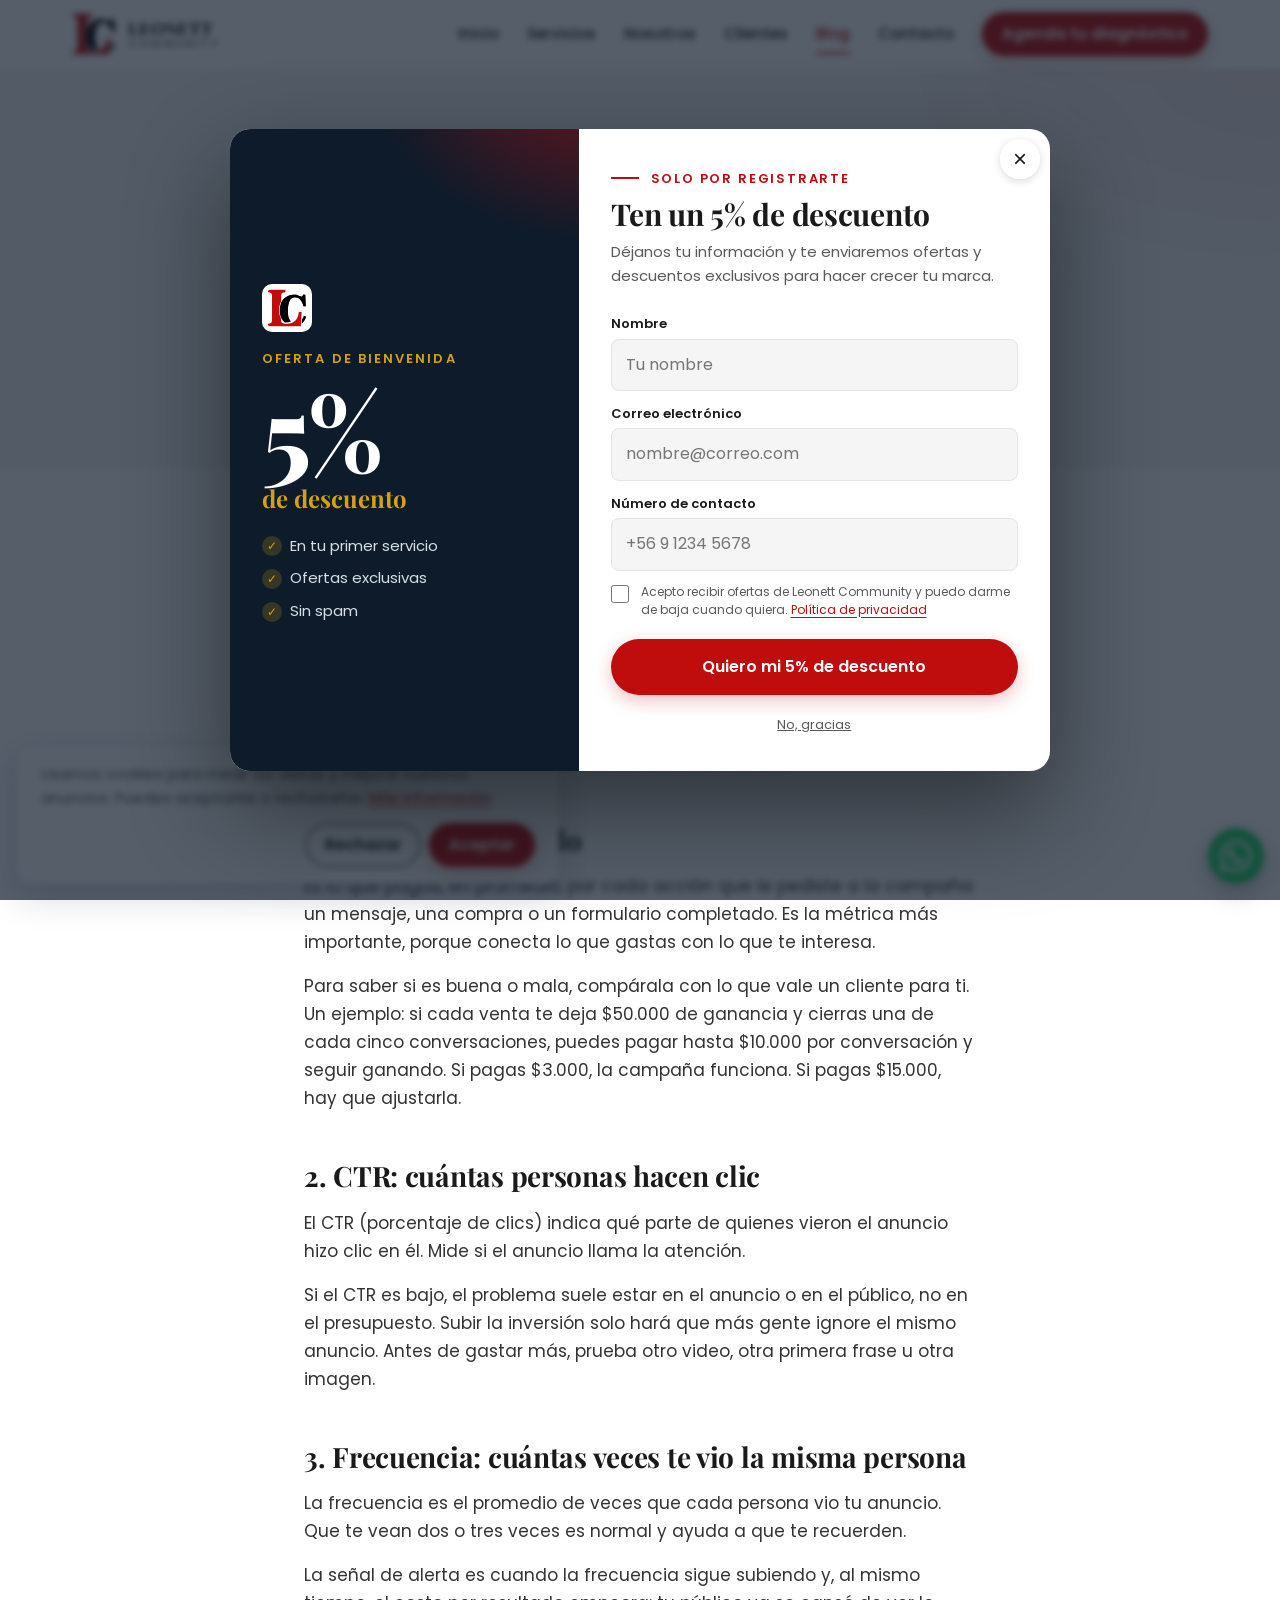
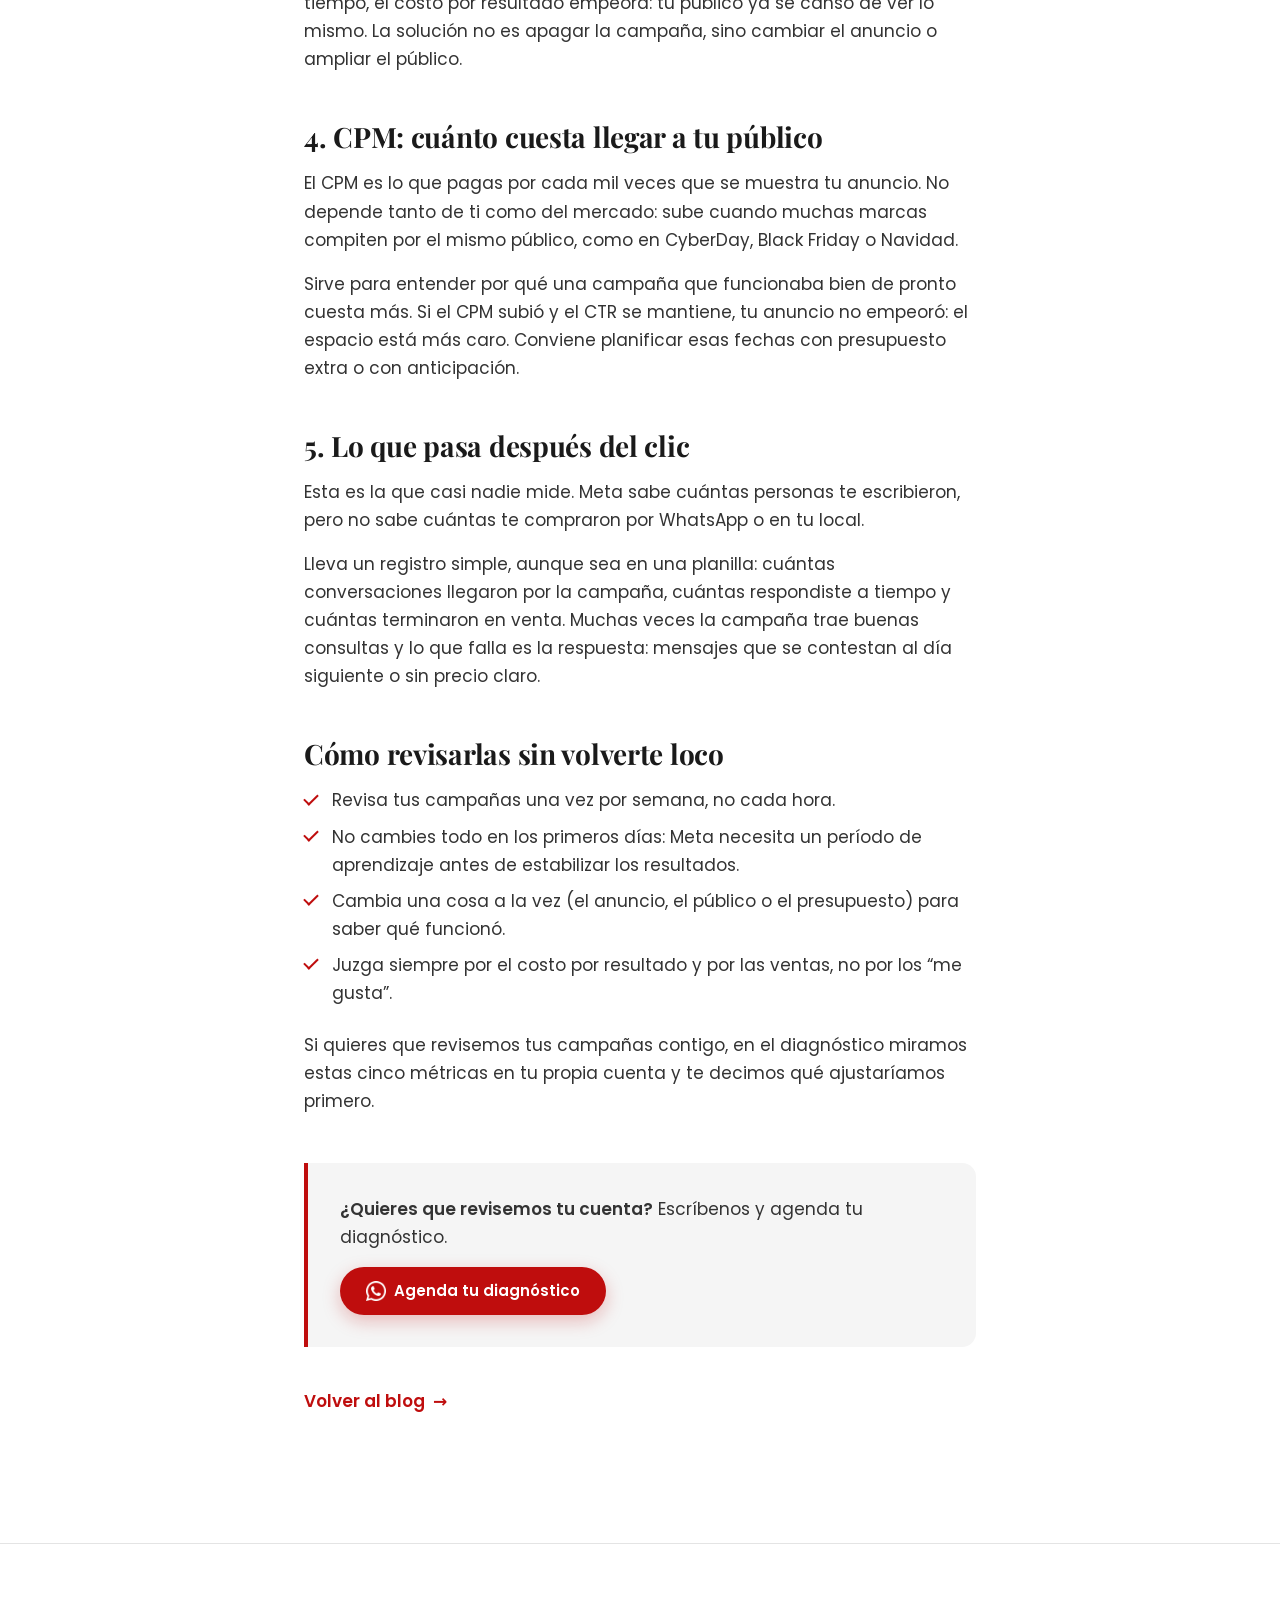
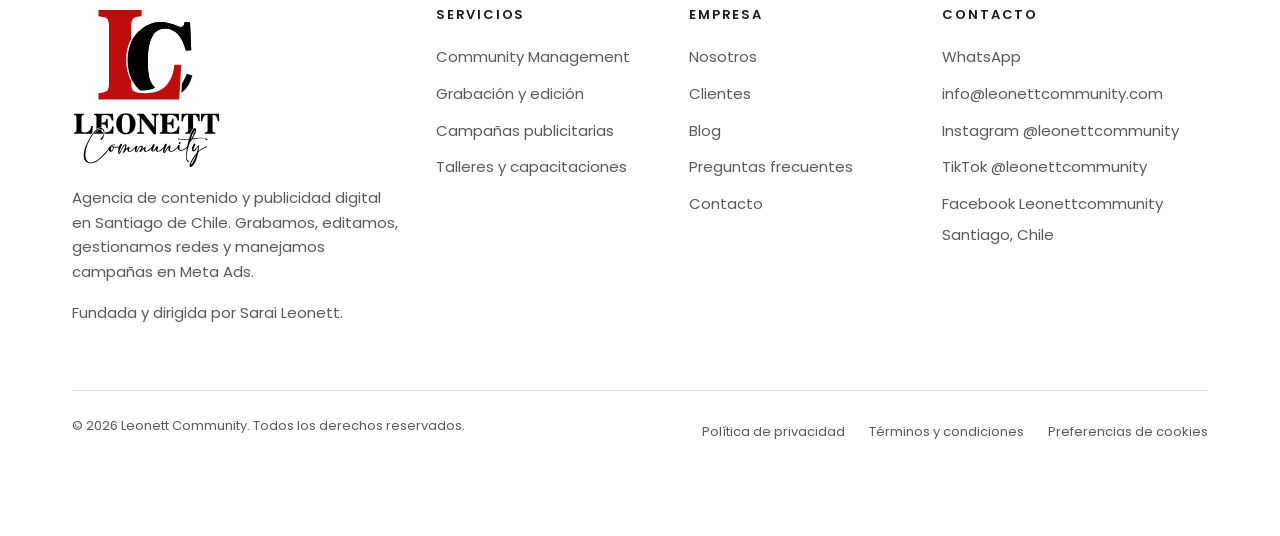
<file: blog-metricas-publicidad-meta.html>
<!DOCTYPE html>
<html lang="es-CL">
<head>
  <meta charset="utf-8">
  <meta name="viewport" content="width=device-width, initial-scale=1">
  <!-- Google Tag Manager + aviso de cookies (ver js/medicion.js) -->
  <script src="js/medicion.js"></script>
  <title>5 métricas para saber si tu publicidad en Meta está funcionando | Leonett Community</title>
  <meta name="description" content="Costo por resultado, CTR, frecuencia, CPM y lo que pasa después del clic: las cinco cifras que debes revisar para saber si tus anuncios en Facebook e Instagram rinden.">
  <meta name="robots" content="index, follow, max-image-preview:large, max-snippet:-1">
  <link rel="canonical" href="https://leonettcommunity.com/blog-metricas-publicidad-meta.html">
  <meta name="theme-color" content="#BF0D0D">

  <!-- Open Graph / redes sociales -->
  <meta property="og:type" content="article">
  <meta property="og:locale" content="es_CL">
  <meta property="og:site_name" content="Leonett Community">
  <meta property="og:title" content="5 métricas para saber si tu publicidad en Meta está funcionando | Leonett Community">
  <meta property="og:description" content="Costo por resultado, CTR, frecuencia, CPM y lo que pasa después del clic: las cinco cifras que debes revisar para saber si tus anuncios en Facebook e Instagram rinden.">
  <meta property="og:url" content="https://leonettcommunity.com/blog-metricas-publicidad-meta.html">
  <meta property="og:image" content="https://leonettcommunity.com/images/og-image.jpg">
  <meta property="og:image:width" content="1200">
  <meta property="og:image:height" content="630">
  <meta name="twitter:card" content="summary_large_image">
  <meta name="twitter:title" content="5 métricas para saber si tu publicidad en Meta está funcionando | Leonett Community">
  <meta name="twitter:description" content="Costo por resultado, CTR, frecuencia, CPM y lo que pasa después del clic: las cinco cifras que debes revisar para saber si tus anuncios en Facebook e Instagram rinden.">
  <meta name="twitter:image" content="https://leonettcommunity.com/images/og-image.jpg">

  <link rel="icon" href="/favicon.ico" sizes="48x48">
  <link rel="icon" href="/images/icon-192.png" sizes="192x192" type="image/png">
  <link rel="icon" href="/favicon.svg" type="image/svg+xml">
  <link rel="manifest" href="/site.webmanifest">
  <link rel="apple-touch-icon" href="images/apple-touch-icon.png">
  <link rel="preload" href="fonts/playfair-display.woff2" as="font" type="font/woff2" crossorigin>
  <link rel="preload" href="fonts/poppins-400.woff2" as="font" type="font/woff2" crossorigin>
  <link rel="stylesheet" href="css/styles.css?v=20261124b">
  <script>document.documentElement.classList.add("js");</script>
  <script type="application/ld+json">{"@context": "https://schema.org", "@type": "BlogPosting", "headline": "5 métricas para saber si tu publicidad en Meta está funcionando", "description": "Costo por resultado, CTR, frecuencia, CPM y lo que pasa después del clic: las cinco cifras que debes revisar para saber si tus anuncios en Facebook e Instagram rinden.", "datePublished": "2026-10-12", "dateModified": "2026-10-12", "inLanguage": "es-CL", "author": {"@type": "Organization", "name": "Leonett Community"}, "publisher": {"@type": "Organization", "name": "Leonett Community", "logo": {"@type": "ImageObject", "url": "https://leonettcommunity.com/images/logo-full.svg"}}, "image": "https://leonettcommunity.com/images/og-image.jpg", "mainEntityOfPage": "https://leonettcommunity.com/blog-metricas-publicidad-meta.html"}</script>
</head>
<body>
  <!-- Google Tag Manager (noscript) -->
  <noscript><iframe src="https://www.googletagmanager.com/ns.html?id=GTM-KVX25G84" height="0" width="0" style="display:none;visibility:hidden" title="Google Tag Manager"></iframe></noscript>
  <!-- End Google Tag Manager (noscript) -->
  <a class="skip-link" href="#contenido">Saltar al contenido</a>

  <header class="header">
    <div class="container header__inner">
      <a class="marca" href="index.html">
        <img src="images/logo-mark.svg" alt="" width="44" height="42">
        <span class="marca__nombre">LEONETT<small>Community</small></span>
      </a>
      <button class="menu-btn" type="button" aria-expanded="false" aria-controls="nav" aria-label="Abrir menú"><span></span></button>
      <nav class="nav" id="nav" aria-label="Principal">
        <ul class="nav__lista">
          <li><a href="index.html">Inicio</a></li>
          <li><a href="servicios.html">Servicios</a></li>
          <li><a href="nosotros.html">Nosotros</a></li>
          <li><a href="clientes.html">Clientes</a></li>
          <li><a href="blog.html" aria-current="page">Blog</a></li>
          <li><a href="contacto.html">Contacto</a></li>
          <li class="nav__cta"><a class="btn btn--primario btn--sm" href="https://wa.me/56949955184?text=Hola%2C%20quiero%20agendar%20un%20diagn%C3%B3stico" target="_blank" rel="noopener noreferrer">Agenda tu diagnóstico</a></li>
        </ul>
      </nav>
    </div>
  </header>

  <main id="contenido">
    <article class="articulo">
      <header class="portada">
        <div class="container container--angosto">
          <nav class="migas" aria-label="Ruta de navegación">
            <ol><li><a href="index.html">Inicio</a></li><li><a href="blog.html">Blog</a></li><li aria-current="page">Meta Ads</li></ol>
          </nav>
          <p class="post-meta"><span class="post-cat">Meta Ads</span> · <time datetime="2026-10-12">12 de octubre de 2026</time> · 5 min de lectura</p>
          <h1>5 métricas para saber si tu publicidad en Meta está funcionando</h1>
        </div>
      </header>
      <div class="seccion">
        <div class="container container--angosto prosa articulo__cuerpo">

<p class="articulo__intro">Muchos negocios aprietan “Promocionar” en Instagram, ven que la publicación llegó a miles de personas y aun así no reciben más mensajes. El problema casi nunca es que la publicidad “no sirva”: es que se está mirando la cifra equivocada.</p>

<p>El Administrador de anuncios de Meta muestra decenas de columnas. Para saber si una campaña está funcionando bastan cinco.</p>

<h2>1. Costo por resultado</h2>
<p>Es lo que pagas, en promedio, por cada acción que le pediste a la campaña: un mensaje, una compra o un formulario completado. Es la métrica más importante, porque conecta lo que gastas con lo que te interesa.</p>
<p>Para saber si es buena o mala, compárala con lo que vale un cliente para ti. Un ejemplo: si cada venta te deja $50.000 de ganancia y cierras una de cada cinco conversaciones, puedes pagar hasta $10.000 por conversación y seguir ganando. Si pagas $3.000, la campaña funciona. Si pagas $15.000, hay que ajustarla.</p>

<h2>2. CTR: cuántas personas hacen clic</h2>
<p>El CTR (porcentaje de clics) indica qué parte de quienes vieron el anuncio hizo clic en él. Mide si el anuncio llama la atención.</p>
<p>Si el CTR es bajo, el problema suele estar en el anuncio o en el público, no en el presupuesto. Subir la inversión solo hará que más gente ignore el mismo anuncio. Antes de gastar más, prueba otro video, otra primera frase u otra imagen.</p>

<h2>3. Frecuencia: cuántas veces te vio la misma persona</h2>
<p>La frecuencia es el promedio de veces que cada persona vio tu anuncio. Que te vean dos o tres veces es normal y ayuda a que te recuerden.</p>
<p>La señal de alerta es cuando la frecuencia sigue subiendo y, al mismo tiempo, el costo por resultado empeora: tu público ya se cansó de ver lo mismo. La solución no es apagar la campaña, sino cambiar el anuncio o ampliar el público.</p>

<h2>4. CPM: cuánto cuesta llegar a tu público</h2>
<p>El CPM es lo que pagas por cada mil veces que se muestra tu anuncio. No depende tanto de ti como del mercado: sube cuando muchas marcas compiten por el mismo público, como en CyberDay, Black Friday o Navidad.</p>
<p>Sirve para entender por qué una campaña que funcionaba bien de pronto cuesta más. Si el CPM subió y el CTR se mantiene, tu anuncio no empeoró: el espacio está más caro. Conviene planificar esas fechas con presupuesto extra o con anticipación.</p>

<h2>5. Lo que pasa después del clic</h2>
<p>Esta es la que casi nadie mide. Meta sabe cuántas personas te escribieron, pero no sabe cuántas te compraron por WhatsApp o en tu local.</p>
<p>Lleva un registro simple, aunque sea en una planilla: cuántas conversaciones llegaron por la campaña, cuántas respondiste a tiempo y cuántas terminaron en venta. Muchas veces la campaña trae buenas consultas y lo que falla es la respuesta: mensajes que se contestan al día siguiente o sin precio claro.</p>

<h2>Cómo revisarlas sin volverte loco</h2>
<ul class="lista-check">
  <li>Revisa tus campañas una vez por semana, no cada hora.</li>
  <li>No cambies todo en los primeros días: Meta necesita un período de aprendizaje antes de estabilizar los resultados.</li>
  <li>Cambia una cosa a la vez (el anuncio, el público o el presupuesto) para saber qué funcionó.</li>
  <li>Juzga siempre por el costo por resultado y por las ventas, no por los “me gusta”.</li>
</ul>

<p>Si quieres que revisemos tus campañas contigo, en el diagnóstico miramos estas cinco métricas en tu propia cuenta y te decimos qué ajustaríamos primero.</p>

          <aside class="articulo__cta">
            <p><strong>¿Quieres que revisemos tu cuenta?</strong> Escríbenos y agenda tu diagnóstico.</p>
            <a class="btn btn--primario" href="https://wa.me/56949955184?text=Hola%2C%20quiero%20agendar%20un%20diagn%C3%B3stico" target="_blank" rel="noopener noreferrer"><img class="ico-wa" src="images/whatsapp-blanco.png" alt="" width="20" height="20"> Agenda tu diagnóstico</a>
          </aside>
          <p><a class="enlace-flecha" href="blog.html">Volver al blog</a></p>
        </div>
      </div>
    </article>
  </main>

  <footer class="footer">
    <div class="container">
      <div class="footer__grid">
        <div>
          <img class="footer__logo" src="images/logo-full.svg" alt="Leonett Community" width="150" height="162" loading="lazy">
          <p>Agencia de contenido y publicidad digital en Santiago de Chile. Grabamos, editamos, gestionamos redes y manejamos campañas en Meta Ads.</p>
          <p>Fundada y dirigida por Sarai Leonett.</p>
        </div>
        <div>
          <h2>Servicios</h2>
          <ul>
            <li><a href="servicios.html#community-management">Community Management</a></li>
            <li><a href="servicios.html#grabacion-edicion">Grabación y edición</a></li>
            <li><a href="servicios.html#campanas">Campañas publicitarias</a></li>
            <li><a href="servicios.html#talleres">Talleres y capacitaciones</a></li>
          </ul>
        </div>
        <div>
          <h2>Empresa</h2>
          <ul>
            <li><a href="nosotros.html">Nosotros</a></li>
            <li><a href="clientes.html">Clientes</a></li>
            <li><a href="blog.html">Blog</a></li>
            <li><a href="index.html#preguntas">Preguntas frecuentes</a></li>
            <li><a href="contacto.html">Contacto</a></li>
          </ul>
        </div>
        <div>
          <h2>Contacto</h2>
          <ul>
            <li><a href="https://wa.me/56949955184?text=Hola%2C%20quiero%20agendar%20un%20diagn%C3%B3stico" target="_blank" rel="noopener noreferrer">WhatsApp</a></li>
            <li><a href="mailto:info@leonettcommunity.com">info@leonettcommunity.com</a></li>
            <li><a href="https://www.instagram.com/leonettcommunity/" target="_blank" rel="noopener noreferrer">Instagram @leonettcommunity</a></li>
            <li><a href="https://www.tiktok.com/@leonettcommunity" target="_blank" rel="noopener noreferrer">TikTok @leonettcommunity</a></li>
            <li><a href="https://www.facebook.com/Leonettcommunity" target="_blank" rel="noopener noreferrer">Facebook Leonettcommunity</a></li>
            <li>Santiago, Chile</li>
          </ul>
        </div>
      </div>
      <div class="footer__pie">
        <p>© <span id="anio">2026</span> Leonett Community. Todos los derechos reservados.</p>
        <ul>
          <li><a href="privacidad.html">Política de privacidad</a></li>
          <li><a href="terminos.html">Términos y condiciones</a></li>
          <li><button type="button" class="footer__cookies" data-cookies>Preferencias de cookies</button></li>
        </ul>
      </div>
    </div>
  </footer>

  <a class="wa-flotante" href="https://wa.me/56949955184?text=Hola%2C%20quiero%20agendar%20un%20diagn%C3%B3stico" target="_blank" rel="noopener noreferrer" aria-label="Escríbenos por WhatsApp">
    <img src="images/whatsapp-blanco.png" alt="" width="32" height="32">
  </a>


  <!--
    POP-UP DE DESCUENTO
    Cada registro se guarda en Brevo (formulario "Web 5%", lista "Descuento 5%") y además
    llega un aviso a info@leonettcommunity.com con FormSubmit (formsubmit.co).
    La primera vez que alguien lo complete, FormSubmit enviará un correo de activación a esa casilla:
    hay que abrirlo y confirmar. Desde ahí, cada registro llega como un correo.
    Para cambiar el correo de destino, edita "popupDestino" en js/main.js.
  -->
  <dialog class="popup" id="popup-descuento" aria-labelledby="popup-titulo">
    <button class="popup__cerrar" type="button" data-cerrar aria-label="Cerrar">&times;</button>
    <div class="popup__lado" aria-hidden="true">
      <img class="popup__logo" src="images/logo-mark.svg" alt="" width="44" height="42">
      <p class="popup__kicker">Oferta de bienvenida</p>
      <p class="popup__pct"><strong>5%</strong><span>de descuento</span></p>
      <ul class="popup__beneficios">
        <li>En tu primer servicio</li>
        <li>Ofertas exclusivas</li>
        <li>Sin spam</li>
      </ul>
    </div>
    <div class="popup__cuerpo">
      <div class="popup__paso">
        <p class="eyebrow">Solo por registrarte</p>
        <h2 id="popup-titulo" tabindex="-1" autofocus>Ten un 5% de descuento</h2>
        <p class="popup__texto">Déjanos tu información y te enviaremos ofertas y descuentos exclusivos para hacer crecer tu marca.</p>
        <form class="popup__form" id="form-popup" novalidate>
          <div class="campo">
            <label for="p-nombre">Nombre</label>
            <input id="p-nombre" name="nombre" type="text" autocomplete="name" required maxlength="80" placeholder="Tu nombre" aria-describedby="pe-nombre">
            <p class="campo__error" id="pe-nombre"></p>
          </div>
          <div class="campo">
            <label for="p-email">Correo electrónico</label>
            <input id="p-email" name="email" type="email" autocomplete="email" inputmode="email" required maxlength="120" placeholder="nombre@correo.com" aria-describedby="pe-email">
            <p class="campo__error" id="pe-email"></p>
          </div>
          <div class="campo">
            <label for="p-telefono">Número de contacto</label>
            <input id="p-telefono" name="telefono" type="tel" autocomplete="tel" inputmode="tel" required pattern="[0-9\s+\(\)\-]{8,20}" maxlength="20" placeholder="+56 9 1234 5678" aria-describedby="pe-telefono">
            <p class="campo__error" id="pe-telefono"></p>
          </div>
          <div class="campo campo--check">
            <input id="p-acepto" name="acepto" type="checkbox" required value="Sí" aria-describedby="pe-acepto">
            <label for="p-acepto">Acepto recibir ofertas de Leonett Community y puedo darme de baja cuando quiera. <a href="privacidad.html">Política de privacidad</a></label>
            <p class="campo__error" id="pe-acepto"></p>
          </div>
          <input class="trampa" type="text" name="_honey" tabindex="-1" autocomplete="off" aria-hidden="true">
          <button class="btn btn--primario btn--lg" type="submit">Quiero mi 5% de descuento</button>
          <p class="form__estado" role="status" aria-live="polite"></p>
        </form>
        <button class="popup__no" type="button" data-cerrar>No, gracias</button>
      </div>
      <div class="popup__ok" hidden>
        <p class="popup__check" aria-hidden="true">✓</p>
        <h2>¡Listo, ya estás registrado!</h2>
        <p class="popup__texto">Te enviaremos tu 5% de descuento y nuestras próximas ofertas a tu correo.</p>
        <button class="btn btn--primario" type="button" data-cerrar>Seguir navegando</button>
      </div>
    </div>
  </dialog>

  <script src="js/main.js?v=20261124" defer></script>
</body>
</html>
</file>
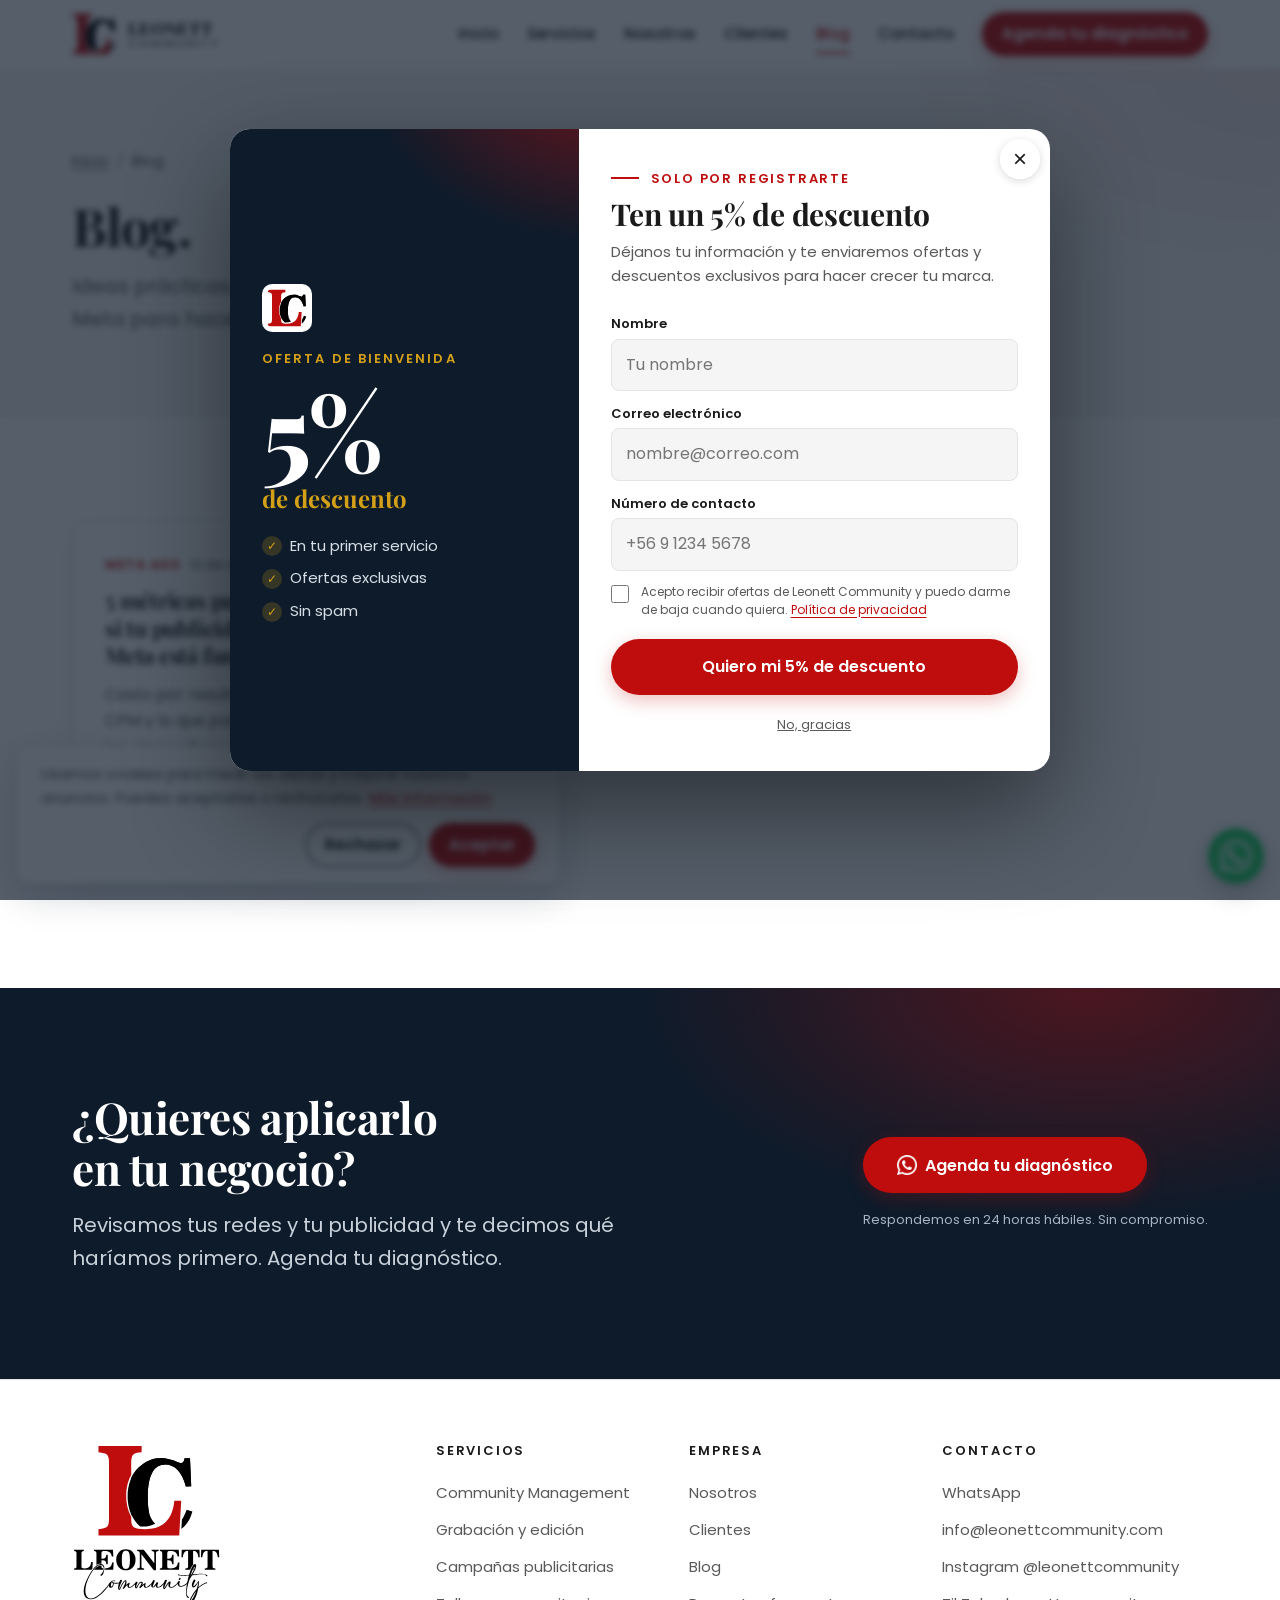
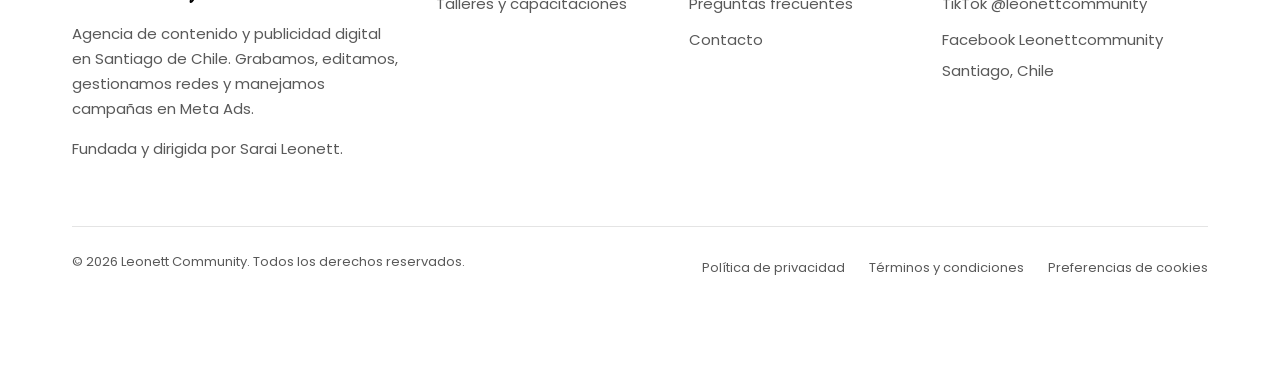
<file: blog.html>
<!DOCTYPE html>
<html lang="es-CL">
<head>
  <meta charset="utf-8">
  <meta name="viewport" content="width=device-width, initial-scale=1">
  <!-- Google Tag Manager + aviso de cookies (ver js/medicion.js) -->
  <script src="js/medicion.js"></script>
  <title>Blog | Leonett Community</title>
  <meta name="description" content="Artículos sobre redes sociales, contenido y publicidad en Meta Ads para pymes y emprendedores en Chile. Un artículo nuevo cada mes.">
  <meta name="robots" content="index, follow, max-image-preview:large, max-snippet:-1">
  <link rel="canonical" href="https://leonettcommunity.com/blog.html">
  <meta name="theme-color" content="#BF0D0D">

  <!-- Open Graph / redes sociales -->
  <meta property="og:type" content="website">
  <meta property="og:locale" content="es_CL">
  <meta property="og:site_name" content="Leonett Community">
  <meta property="og:title" content="Blog | Leonett Community">
  <meta property="og:description" content="Artículos sobre redes sociales, contenido y publicidad en Meta Ads para pymes y emprendedores en Chile. Un artículo nuevo cada mes.">
  <meta property="og:url" content="https://leonettcommunity.com/blog.html">
  <meta property="og:image" content="https://leonettcommunity.com/images/og-image.jpg">
  <meta property="og:image:width" content="1200">
  <meta property="og:image:height" content="630">
  <meta name="twitter:card" content="summary_large_image">
  <meta name="twitter:title" content="Blog | Leonett Community">
  <meta name="twitter:description" content="Artículos sobre redes sociales, contenido y publicidad en Meta Ads para pymes y emprendedores en Chile. Un artículo nuevo cada mes.">
  <meta name="twitter:image" content="https://leonettcommunity.com/images/og-image.jpg">

  <link rel="icon" href="/favicon.ico" sizes="48x48">
  <link rel="icon" href="/images/icon-192.png" sizes="192x192" type="image/png">
  <link rel="icon" href="/favicon.svg" type="image/svg+xml">
  <link rel="manifest" href="/site.webmanifest">
  <link rel="apple-touch-icon" href="images/apple-touch-icon.png">
  <link rel="preload" href="fonts/playfair-display.woff2" as="font" type="font/woff2" crossorigin>
  <link rel="preload" href="fonts/poppins-400.woff2" as="font" type="font/woff2" crossorigin>
  <link rel="stylesheet" href="css/styles.css?v=20261124b">
  <script>document.documentElement.classList.add("js");</script>
  <script type="application/ld+json">{"@context": "https://schema.org", "@type": "Blog", "name": "Blog de Leonett Community", "url": "https://leonettcommunity.com/blog.html", "blogPost": [{"@type": "BlogPosting", "headline": "5 métricas para saber si tu publicidad en Meta está funcionando", "datePublished": "2026-10-12", "url": "https://leonettcommunity.com/blog-metricas-publicidad-meta.html"}]}</script>
</head>
<body>
  <!-- Google Tag Manager (noscript) -->
  <noscript><iframe src="https://www.googletagmanager.com/ns.html?id=GTM-KVX25G84" height="0" width="0" style="display:none;visibility:hidden" title="Google Tag Manager"></iframe></noscript>
  <!-- End Google Tag Manager (noscript) -->
  <a class="skip-link" href="#contenido">Saltar al contenido</a>

  <header class="header">
    <div class="container header__inner">
      <a class="marca" href="index.html">
        <img src="images/logo-mark.svg" alt="" width="44" height="42">
        <span class="marca__nombre">LEONETT<small>Community</small></span>
      </a>
      <button class="menu-btn" type="button" aria-expanded="false" aria-controls="nav" aria-label="Abrir menú"><span></span></button>
      <nav class="nav" id="nav" aria-label="Principal">
        <ul class="nav__lista">
          <li><a href="index.html">Inicio</a></li>
          <li><a href="servicios.html">Servicios</a></li>
          <li><a href="nosotros.html">Nosotros</a></li>
          <li><a href="clientes.html">Clientes</a></li>
          <li><a href="blog.html" aria-current="page">Blog</a></li>
          <li><a href="contacto.html">Contacto</a></li>
          <li class="nav__cta"><a class="btn btn--primario btn--sm" href="https://wa.me/56949955184?text=Hola%2C%20quiero%20agendar%20un%20diagn%C3%B3stico" target="_blank" rel="noopener noreferrer">Agenda tu diagnóstico</a></li>
        </ul>
      </nav>
    </div>
  </header>

  <main id="contenido">
    <section class="portada">
      <div class="container">
        <nav class="migas" aria-label="Ruta de navegación">
          <ol><li><a href="index.html">Inicio</a></li><li aria-current="page">Blog</li></ol>
        </nav>
        <h1>Blog.</h1>
        <p class="lead">Ideas prácticas sobre redes sociales, contenido y publicidad en Meta para hacer crecer tu negocio. Un artículo nuevo cada mes.</p>
      </div>
    </section>

    <section class="seccion">
      <div class="container">
        <div class="grid grid--3 posts">
          <article class="card card--hover post-card reveal">
            <p class="post-meta"><span class="post-cat">Meta Ads</span> · <time datetime="2026-10-12">12 de octubre de 2026</time></p>
            <h2 class="post-card__titulo"><a href="blog-metricas-publicidad-meta.html">5 métricas para saber si tu publicidad en Meta está funcionando</a></h2>
            <p>Costo por resultado, CTR, frecuencia, CPM y lo que pasa después del clic: las cinco cifras que debes revisar para saber si tus anuncios en Facebook e Instagram rinden.</p>
            <p class="post-meta">5 min de lectura</p>
          </article>
        </div>
      </div>
    </section>

    <section class="seccion oscuro cta" aria-labelledby="cta-titulo">
      <div class="container cta__inner reveal">
        <div>
          <h2 id="cta-titulo">¿Quieres aplicarlo en tu negocio?</h2>
          <p>Revisamos tus redes y tu publicidad y te decimos qué haríamos primero. Agenda tu diagnóstico.</p>
        </div>
        <div>
          <a class="btn btn--primario btn--lg" href="https://wa.me/56949955184?text=Hola%2C%20quiero%20agendar%20un%20diagn%C3%B3stico" target="_blank" rel="noopener noreferrer"><img class="ico-wa" src="images/whatsapp-blanco.png" alt="" width="20" height="20"> Agenda tu diagnóstico</a>
          <p class="microcopy">Respondemos en 24 horas hábiles. Sin compromiso.</p>
        </div>
      </div>
    </section>
  </main>

  <footer class="footer">
    <div class="container">
      <div class="footer__grid">
        <div>
          <img class="footer__logo" src="images/logo-full.svg" alt="Leonett Community" width="150" height="162" loading="lazy">
          <p>Agencia de contenido y publicidad digital en Santiago de Chile. Grabamos, editamos, gestionamos redes y manejamos campañas en Meta Ads.</p>
          <p>Fundada y dirigida por Sarai Leonett.</p>
        </div>
        <div>
          <h2>Servicios</h2>
          <ul>
            <li><a href="servicios.html#community-management">Community Management</a></li>
            <li><a href="servicios.html#grabacion-edicion">Grabación y edición</a></li>
            <li><a href="servicios.html#campanas">Campañas publicitarias</a></li>
            <li><a href="servicios.html#talleres">Talleres y capacitaciones</a></li>
          </ul>
        </div>
        <div>
          <h2>Empresa</h2>
          <ul>
            <li><a href="nosotros.html">Nosotros</a></li>
            <li><a href="clientes.html">Clientes</a></li>
            <li><a href="blog.html">Blog</a></li>
            <li><a href="index.html#preguntas">Preguntas frecuentes</a></li>
            <li><a href="contacto.html">Contacto</a></li>
          </ul>
        </div>
        <div>
          <h2>Contacto</h2>
          <ul>
            <li><a href="https://wa.me/56949955184?text=Hola%2C%20quiero%20agendar%20un%20diagn%C3%B3stico" target="_blank" rel="noopener noreferrer">WhatsApp</a></li>
            <li><a href="mailto:info@leonettcommunity.com">info@leonettcommunity.com</a></li>
            <li><a href="https://www.instagram.com/leonettcommunity/" target="_blank" rel="noopener noreferrer">Instagram @leonettcommunity</a></li>
            <li><a href="https://www.tiktok.com/@leonettcommunity" target="_blank" rel="noopener noreferrer">TikTok @leonettcommunity</a></li>
            <li><a href="https://www.facebook.com/Leonettcommunity" target="_blank" rel="noopener noreferrer">Facebook Leonettcommunity</a></li>
            <li>Santiago, Chile</li>
          </ul>
        </div>
      </div>
      <div class="footer__pie">
        <p>© <span id="anio">2026</span> Leonett Community. Todos los derechos reservados.</p>
        <ul>
          <li><a href="privacidad.html">Política de privacidad</a></li>
          <li><a href="terminos.html">Términos y condiciones</a></li>
          <li><button type="button" class="footer__cookies" data-cookies>Preferencias de cookies</button></li>
        </ul>
      </div>
    </div>
  </footer>

  <a class="wa-flotante" href="https://wa.me/56949955184?text=Hola%2C%20quiero%20agendar%20un%20diagn%C3%B3stico" target="_blank" rel="noopener noreferrer" aria-label="Escríbenos por WhatsApp">
    <img src="images/whatsapp-blanco.png" alt="" width="32" height="32">
  </a>


  <!--
    POP-UP DE DESCUENTO
    Cada registro se guarda en Brevo (formulario "Web 5%", lista "Descuento 5%") y además
    llega un aviso a info@leonettcommunity.com con FormSubmit (formsubmit.co).
    La primera vez que alguien lo complete, FormSubmit enviará un correo de activación a esa casilla:
    hay que abrirlo y confirmar. Desde ahí, cada registro llega como un correo.
    Para cambiar el correo de destino, edita "popupDestino" en js/main.js.
  -->
  <dialog class="popup" id="popup-descuento" aria-labelledby="popup-titulo">
    <button class="popup__cerrar" type="button" data-cerrar aria-label="Cerrar">&times;</button>
    <div class="popup__lado" aria-hidden="true">
      <img class="popup__logo" src="images/logo-mark.svg" alt="" width="44" height="42">
      <p class="popup__kicker">Oferta de bienvenida</p>
      <p class="popup__pct"><strong>5%</strong><span>de descuento</span></p>
      <ul class="popup__beneficios">
        <li>En tu primer servicio</li>
        <li>Ofertas exclusivas</li>
        <li>Sin spam</li>
      </ul>
    </div>
    <div class="popup__cuerpo">
      <div class="popup__paso">
        <p class="eyebrow">Solo por registrarte</p>
        <h2 id="popup-titulo" tabindex="-1" autofocus>Ten un 5% de descuento</h2>
        <p class="popup__texto">Déjanos tu información y te enviaremos ofertas y descuentos exclusivos para hacer crecer tu marca.</p>
        <form class="popup__form" id="form-popup" novalidate>
          <div class="campo">
            <label for="p-nombre">Nombre</label>
            <input id="p-nombre" name="nombre" type="text" autocomplete="name" required maxlength="80" placeholder="Tu nombre" aria-describedby="pe-nombre">
            <p class="campo__error" id="pe-nombre"></p>
          </div>
          <div class="campo">
            <label for="p-email">Correo electrónico</label>
            <input id="p-email" name="email" type="email" autocomplete="email" inputmode="email" required maxlength="120" placeholder="nombre@correo.com" aria-describedby="pe-email">
            <p class="campo__error" id="pe-email"></p>
          </div>
          <div class="campo">
            <label for="p-telefono">Número de contacto</label>
            <input id="p-telefono" name="telefono" type="tel" autocomplete="tel" inputmode="tel" required pattern="[0-9\s+\(\)\-]{8,20}" maxlength="20" placeholder="+56 9 1234 5678" aria-describedby="pe-telefono">
            <p class="campo__error" id="pe-telefono"></p>
          </div>
          <div class="campo campo--check">
            <input id="p-acepto" name="acepto" type="checkbox" required value="Sí" aria-describedby="pe-acepto">
            <label for="p-acepto">Acepto recibir ofertas de Leonett Community y puedo darme de baja cuando quiera. <a href="privacidad.html">Política de privacidad</a></label>
            <p class="campo__error" id="pe-acepto"></p>
          </div>
          <input class="trampa" type="text" name="_honey" tabindex="-1" autocomplete="off" aria-hidden="true">
          <button class="btn btn--primario btn--lg" type="submit">Quiero mi 5% de descuento</button>
          <p class="form__estado" role="status" aria-live="polite"></p>
        </form>
        <button class="popup__no" type="button" data-cerrar>No, gracias</button>
      </div>
      <div class="popup__ok" hidden>
        <p class="popup__check" aria-hidden="true">✓</p>
        <h2>¡Listo, ya estás registrado!</h2>
        <p class="popup__texto">Te enviaremos tu 5% de descuento y nuestras próximas ofertas a tu correo.</p>
        <button class="btn btn--primario" type="button" data-cerrar>Seguir navegando</button>
      </div>
    </div>
  </dialog>

  <script src="js/main.js?v=20261124" defer></script>
</body>
</html>
</file>
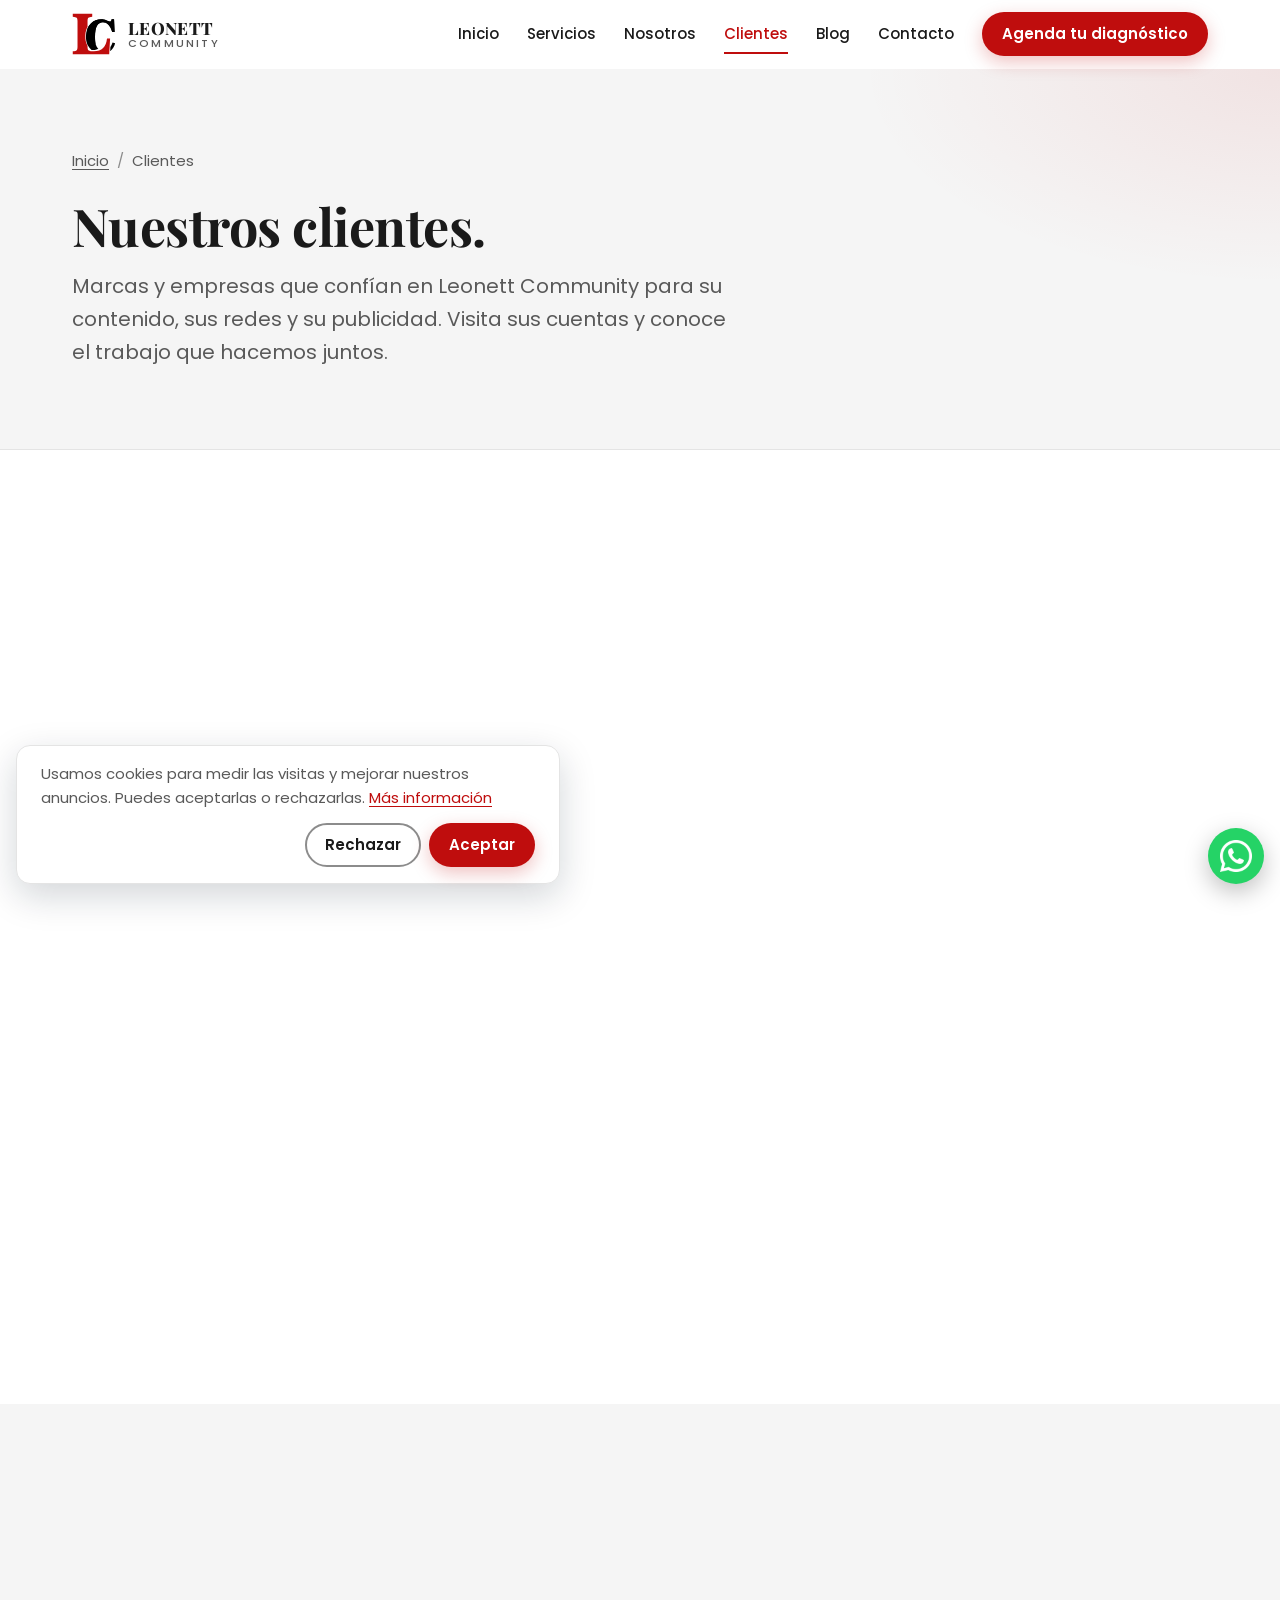
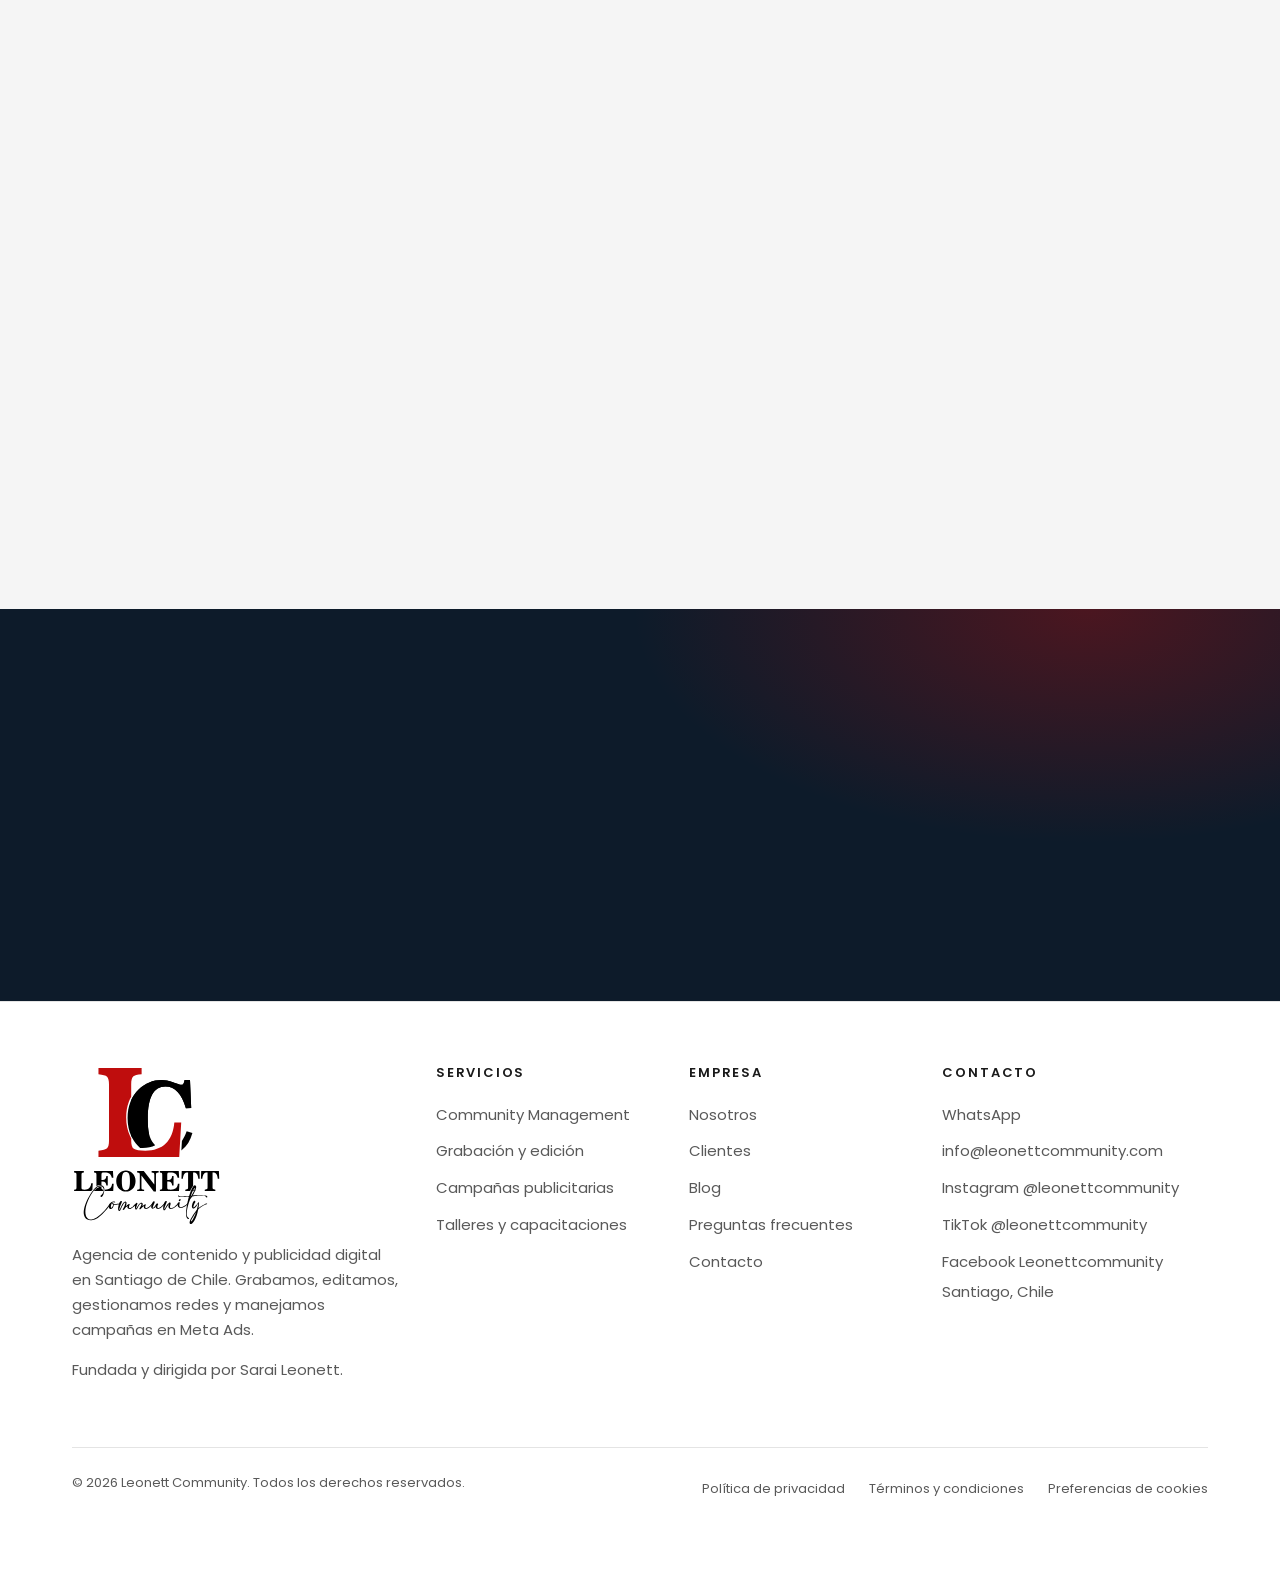
<file: casos-de-exito.html>
<!DOCTYPE html>
<html lang="es-CL">
<head>
  <meta charset="utf-8">
  <title>Nuestros clientes | Leonett Community</title>
  <meta name="robots" content="noindex">
  <link rel="canonical" href="clientes.html">
  <meta http-equiv="refresh" content="0; url=clientes.html">
</head>
<body><p>Esta página cambió de dirección: <a href="clientes.html">Nuestros clientes</a>.</p></body>
</html>
</file>
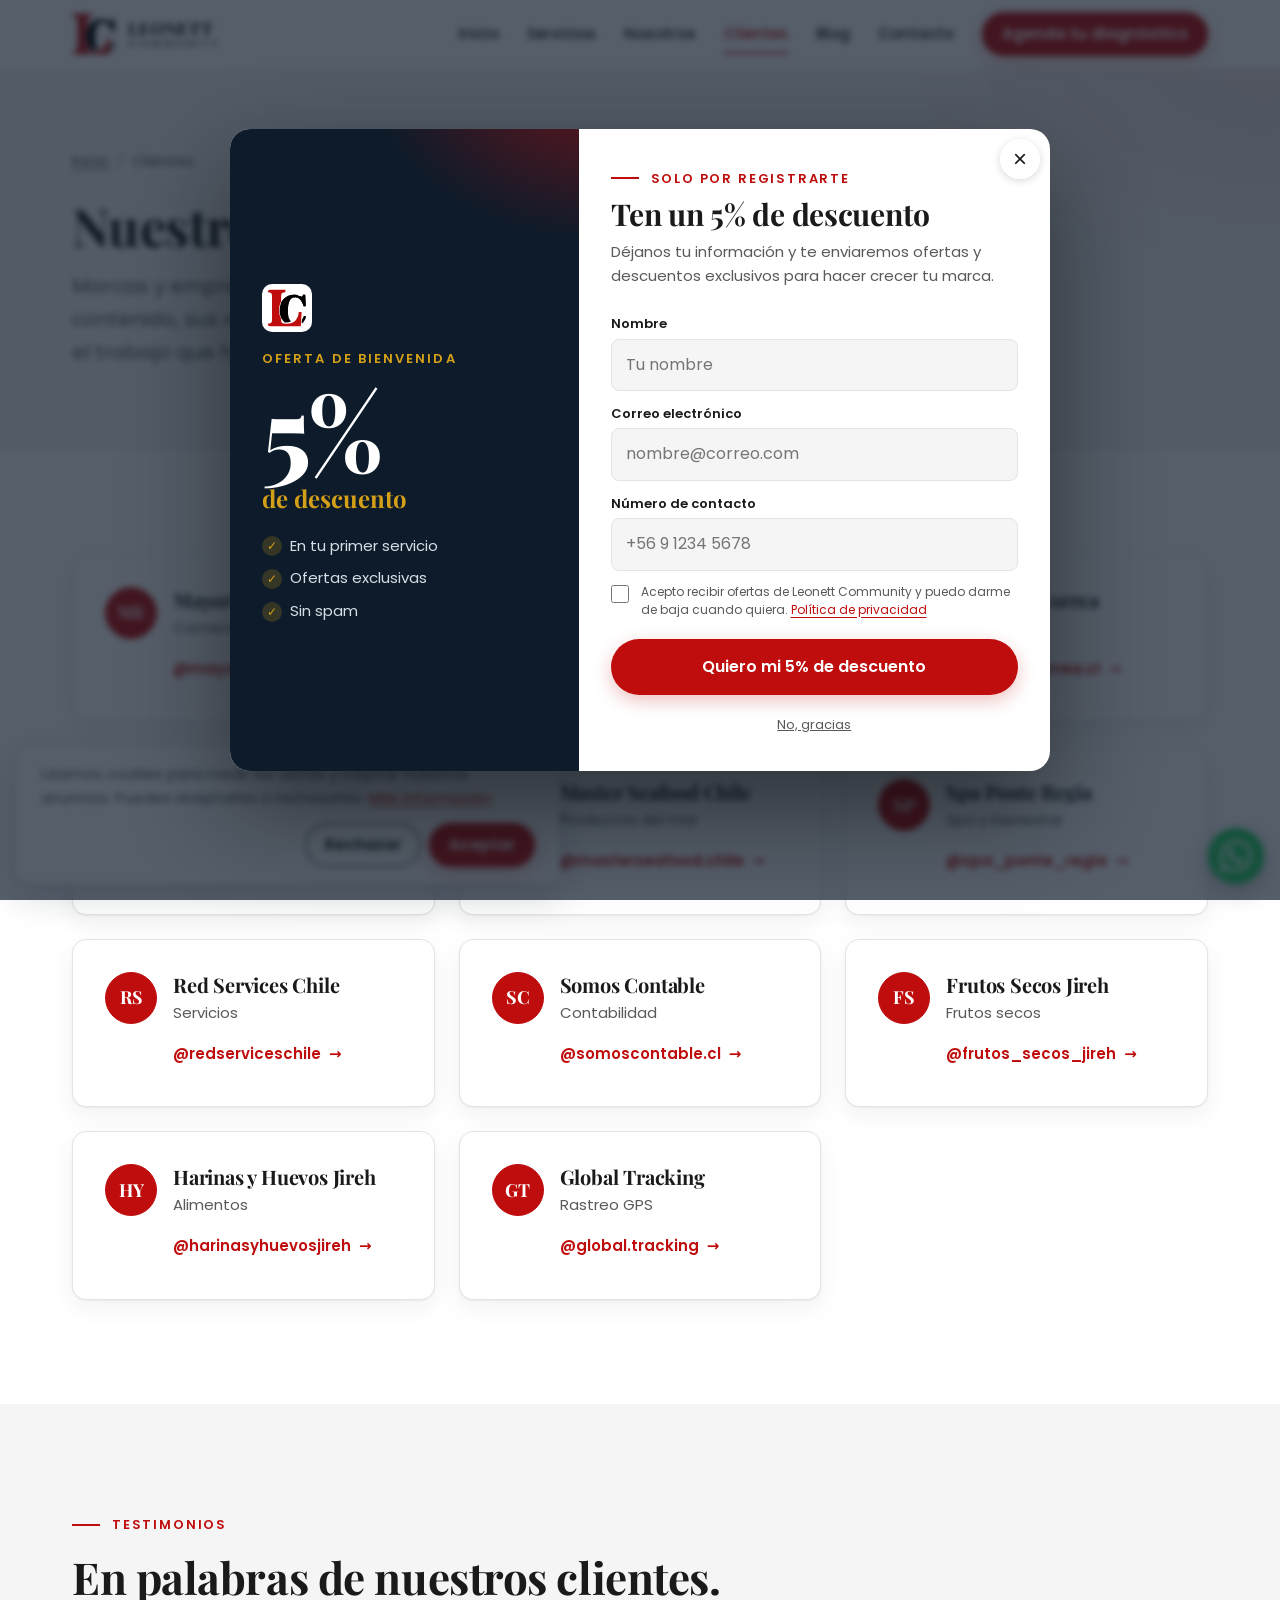
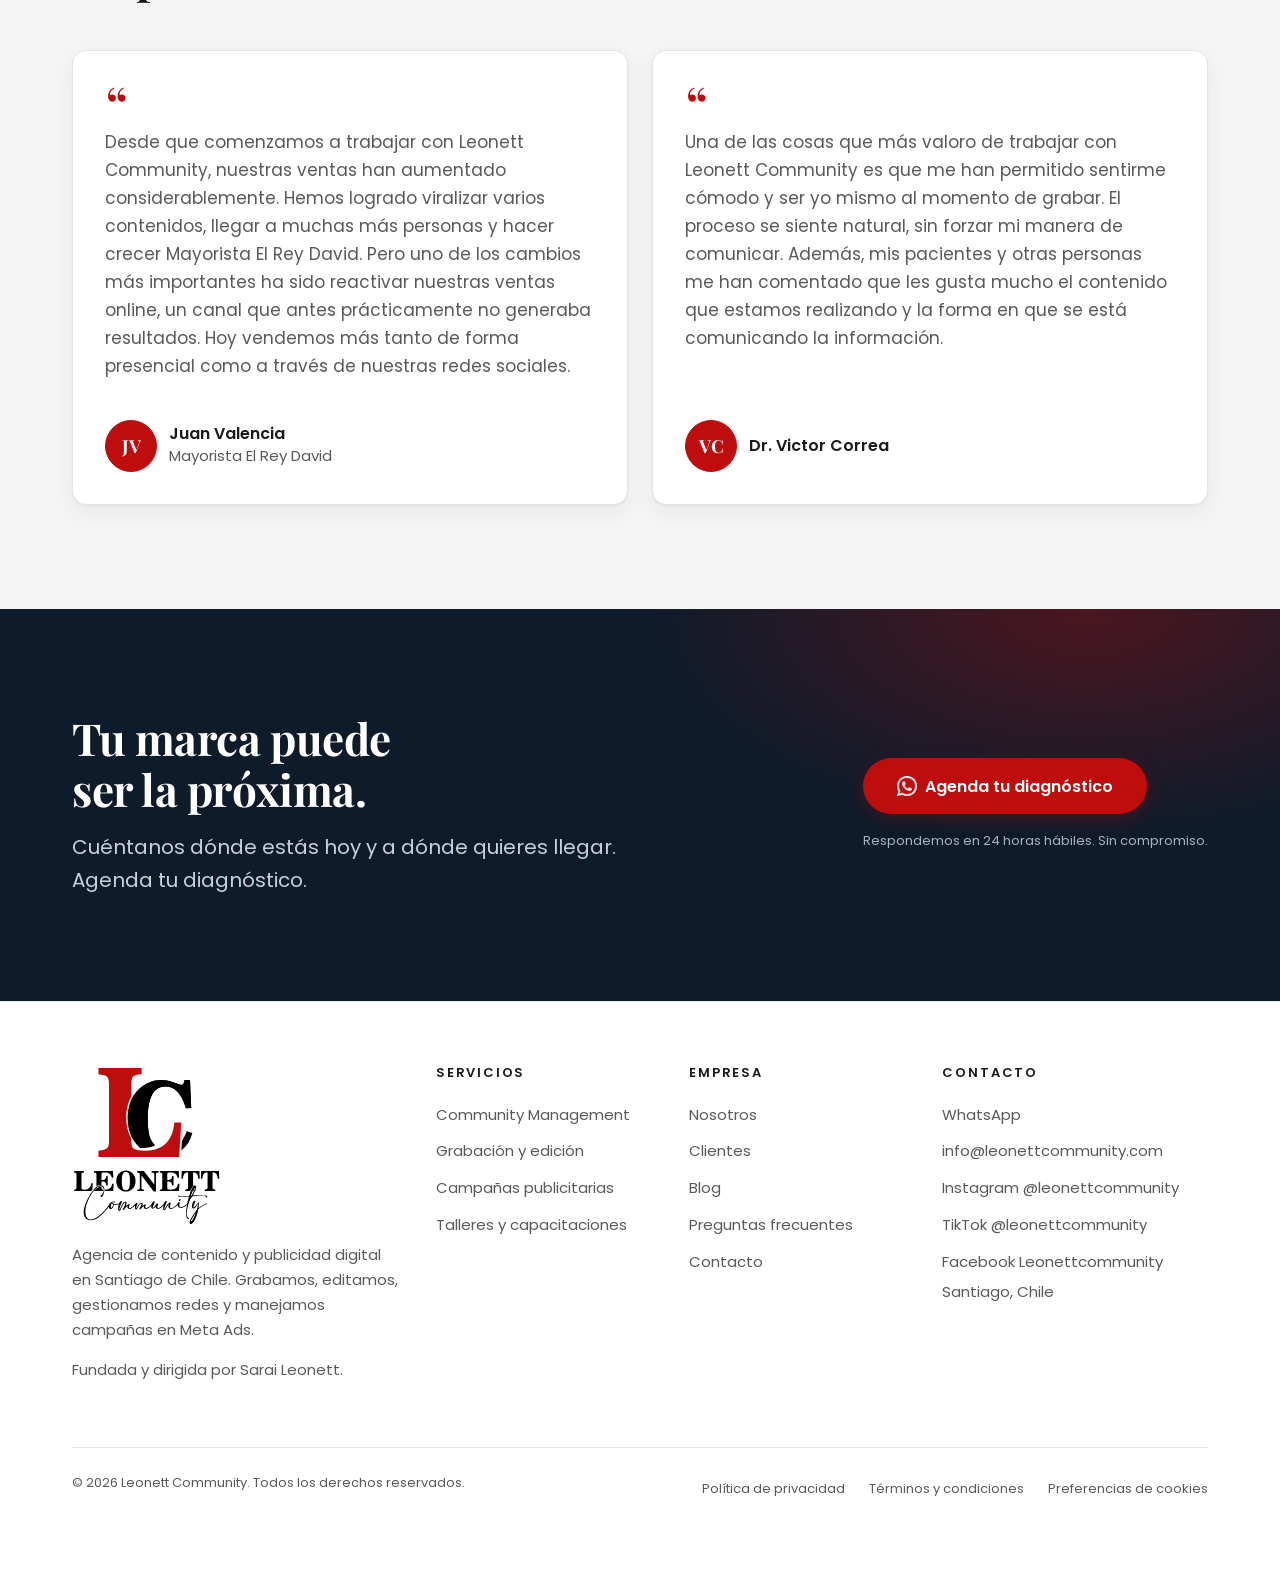
<file: clientes.html>
<!DOCTYPE html>
<html lang="es-CL">
<head>
  <meta charset="utf-8">
  <meta name="viewport" content="width=device-width, initial-scale=1">
  <!-- Google Tag Manager + aviso de cookies (ver js/medicion.js) -->
  <script src="js/medicion.js"></script>
  <title>Nuestros clientes | Leonett Community</title>
  <meta name="description" content="Marcas y empresas que trabajan su contenido, sus redes y sus campañas de Meta Ads con Leonett Community.">
  <meta name="robots" content="index, follow, max-image-preview:large, max-snippet:-1">
  <link rel="canonical" href="https://leonettcommunity.com/clientes.html">
  <meta name="theme-color" content="#BF0D0D">

  <!-- Open Graph / redes sociales -->
  <meta property="og:type" content="website">
  <meta property="og:locale" content="es_CL">
  <meta property="og:site_name" content="Leonett Community">
  <meta property="og:title" content="Nuestros clientes | Leonett Community">
  <meta property="og:description" content="Marcas y empresas que trabajan su contenido, sus redes y sus campañas de Meta Ads con Leonett Community.">
  <meta property="og:url" content="https://leonettcommunity.com/clientes.html">
  <meta property="og:image" content="https://leonettcommunity.com/images/og-image.jpg">
  <meta property="og:image:width" content="1200">
  <meta property="og:image:height" content="630">
  <meta name="twitter:card" content="summary_large_image">
  <meta name="twitter:title" content="Nuestros clientes | Leonett Community">
  <meta name="twitter:description" content="Marcas y empresas que trabajan su contenido, sus redes y sus campañas de Meta Ads con Leonett Community.">
  <meta name="twitter:image" content="https://leonettcommunity.com/images/og-image.jpg">

  <link rel="icon" href="/favicon.ico" sizes="48x48">
  <link rel="icon" href="/images/icon-192.png" sizes="192x192" type="image/png">
  <link rel="icon" href="/favicon.svg" type="image/svg+xml">
  <link rel="manifest" href="/site.webmanifest">
  <link rel="apple-touch-icon" href="images/apple-touch-icon.png">
  <link rel="preload" href="fonts/playfair-display.woff2" as="font" type="font/woff2" crossorigin>
  <link rel="preload" href="fonts/poppins-400.woff2" as="font" type="font/woff2" crossorigin>
  <link rel="stylesheet" href="css/styles.css?v=20261124b">
  <script>document.documentElement.classList.add("js");</script>
</head>
<body>
  <!-- Google Tag Manager (noscript) -->
  <noscript><iframe src="https://www.googletagmanager.com/ns.html?id=GTM-KVX25G84" height="0" width="0" style="display:none;visibility:hidden" title="Google Tag Manager"></iframe></noscript>
  <!-- End Google Tag Manager (noscript) -->
  <a class="skip-link" href="#contenido">Saltar al contenido</a>

  <header class="header">
    <div class="container header__inner">
      <a class="marca" href="index.html">
        <img src="images/logo-mark.svg" alt="" width="44" height="42">
        <span class="marca__nombre">LEONETT<small>Community</small></span>
      </a>
      <button class="menu-btn" type="button" aria-expanded="false" aria-controls="nav" aria-label="Abrir menú"><span></span></button>
      <nav class="nav" id="nav" aria-label="Principal">
        <ul class="nav__lista">
          <li><a href="index.html">Inicio</a></li>
          <li><a href="servicios.html">Servicios</a></li>
          <li><a href="nosotros.html">Nosotros</a></li>
          <li><a href="clientes.html" aria-current="page">Clientes</a></li>
          <li><a href="blog.html">Blog</a></li>
          <li><a href="contacto.html">Contacto</a></li>
          <li class="nav__cta"><a class="btn btn--primario btn--sm" href="https://wa.me/56949955184?text=Hola%2C%20quiero%20agendar%20un%20diagn%C3%B3stico" target="_blank" rel="noopener noreferrer">Agenda tu diagnóstico</a></li>
        </ul>
      </nav>
    </div>
  </header>

  <main id="contenido">
    <section class="portada">
      <div class="container">
        <nav class="migas" aria-label="Ruta de navegación">
          <ol><li><a href="index.html">Inicio</a></li><li aria-current="page">Clientes</li></ol>
        </nav>
        <h1>Nuestros clientes.</h1>
        <p class="lead">Marcas y empresas que confían en Leonett Community para su contenido, sus redes y su publicidad. Visita sus cuentas y conoce el trabajo que hacemos juntos.</p>
      </div>
    </section>

    <section class="seccion" aria-label="Nuestros clientes">
      <div class="container">
        <div class="grid grid--3">
          <article class="card card--hover marca-card reveal">
            <span class="avatar avatar--iniciales" aria-hidden="true">ME</span>
            <div>
              <h3>Mayorista El Rey David</h3>
              <p class="marca-card__rubro">Comercio mayorista</p>
              <a class="enlace-flecha" href="https://www.instagram.com/mayoristaelreydavid.cl/" target="_blank" rel="noopener noreferrer">@mayoristaelreydavid.cl<span class="sr-only"> en Instagram</span></a>
            </div>
          </article>
          <article class="card card--hover marca-card reveal">
            <span class="avatar avatar--iniciales" aria-hidden="true">NC</span>
            <div>
              <h3>Dr. Nelson Correa</h3>
              <p class="marca-card__rubro">Salud</p>
              <a class="enlace-flecha" href="https://www.instagram.com/drnelsoncorrea/" target="_blank" rel="noopener noreferrer">@drnelsoncorrea<span class="sr-only"> en Instagram</span></a>
            </div>
          </article>
          <article class="card card--hover marca-card reveal">
            <span class="avatar avatar--iniciales" aria-hidden="true">VC</span>
            <div>
              <h3>Dr. Victor Correa</h3>
              <p class="marca-card__rubro">Salud</p>
              <a class="enlace-flecha" href="https://www.instagram.com/dr.victorcorrea.cl/" target="_blank" rel="noopener noreferrer">@dr.victorcorrea.cl<span class="sr-only"> en Instagram</span></a>
            </div>
          </article>
          <article class="card card--hover marca-card reveal">
            <span class="avatar avatar--iniciales" aria-hidden="true">DJ</span>
            <div>
              <h3>Distribuidora Jack</h3>
              <p class="marca-card__rubro">Distribuidora</p>
              <a class="enlace-flecha" href="https://www.instagram.com/distribuidorajack.cl/" target="_blank" rel="noopener noreferrer">@distribuidorajack.cl<span class="sr-only"> en Instagram</span></a>
            </div>
          </article>
          <article class="card card--hover marca-card reveal">
            <span class="avatar avatar--iniciales" aria-hidden="true">MS</span>
            <div>
              <h3>Master Seafood Chile</h3>
              <p class="marca-card__rubro">Productos del mar</p>
              <a class="enlace-flecha" href="https://www.instagram.com/masterseafood.chile/" target="_blank" rel="noopener noreferrer">@masterseafood.chile<span class="sr-only"> en Instagram</span></a>
            </div>
          </article>
          <article class="card card--hover marca-card reveal">
            <span class="avatar avatar--iniciales" aria-hidden="true">SP</span>
            <div>
              <h3>Spa Ponte Regia</h3>
              <p class="marca-card__rubro">Spa y bienestar</p>
              <a class="enlace-flecha" href="https://www.instagram.com/spa_ponte_regia/" target="_blank" rel="noopener noreferrer">@spa_ponte_regia<span class="sr-only"> en Instagram</span></a>
            </div>
          </article>
          <article class="card card--hover marca-card reveal">
            <span class="avatar avatar--iniciales" aria-hidden="true">RS</span>
            <div>
              <h3>Red Services Chile</h3>
              <p class="marca-card__rubro">Servicios</p>
              <a class="enlace-flecha" href="https://www.instagram.com/redserviceschile/" target="_blank" rel="noopener noreferrer">@redserviceschile<span class="sr-only"> en Instagram</span></a>
            </div>
          </article>
          <article class="card card--hover marca-card reveal">
            <span class="avatar avatar--iniciales" aria-hidden="true">SC</span>
            <div>
              <h3>Somos Contable</h3>
              <p class="marca-card__rubro">Contabilidad</p>
              <a class="enlace-flecha" href="https://www.instagram.com/somoscontable.cl/" target="_blank" rel="noopener noreferrer">@somoscontable.cl<span class="sr-only"> en Instagram</span></a>
            </div>
          </article>
          <article class="card card--hover marca-card reveal">
            <span class="avatar avatar--iniciales" aria-hidden="true">FS</span>
            <div>
              <h3>Frutos Secos Jireh</h3>
              <p class="marca-card__rubro">Frutos secos</p>
              <a class="enlace-flecha" href="https://www.instagram.com/frutos_secos_jireh/" target="_blank" rel="noopener noreferrer">@frutos_secos_jireh<span class="sr-only"> en Instagram</span></a>
            </div>
          </article>
          <article class="card card--hover marca-card reveal">
            <span class="avatar avatar--iniciales" aria-hidden="true">HY</span>
            <div>
              <h3>Harinas y Huevos Jireh</h3>
              <p class="marca-card__rubro">Alimentos</p>
              <a class="enlace-flecha" href="https://www.instagram.com/harinasyhuevosjireh/" target="_blank" rel="noopener noreferrer">@harinasyhuevosjireh<span class="sr-only"> en Instagram</span></a>
            </div>
          </article>
          <article class="card card--hover marca-card reveal">
            <span class="avatar avatar--iniciales" aria-hidden="true">GT</span>
            <div>
              <h3>Global Tracking</h3>
              <p class="marca-card__rubro">Rastreo GPS</p>
              <a class="enlace-flecha" href="https://www.instagram.com/global.tracking/" target="_blank" rel="noopener noreferrer">@global.tracking<span class="sr-only"> en Instagram</span></a>
            </div>
          </article>
        </div>
      </div>
    </section>

    <section class="seccion seccion--hueso" aria-labelledby="test2-titulo">
      <div class="container">
        <div class="encabezado reveal">
          <p class="eyebrow">Testimonios</p>
          <h2 id="test2-titulo">En palabras de nuestros clientes.</h2>
        </div>
        <div class="grid grid--2">
          <figure class="card testimonio reveal">
            <blockquote><p>Desde que comenzamos a trabajar con Leonett Community, nuestras ventas han aumentado considerablemente. Hemos logrado viralizar varios contenidos, llegar a muchas más personas y hacer crecer Mayorista El Rey David. Pero uno de los cambios más importantes ha sido reactivar nuestras ventas online, un canal que antes prácticamente no generaba resultados. Hoy vendemos más tanto de forma presencial como a través de nuestras redes sociales.</p></blockquote>
            <figcaption>
              <!-- Para usar foto: <span class="avatar"><img src="images/cliente.webp" alt="" width="52" height="52" loading="lazy"></span> -->
              <span class="avatar avatar--iniciales" aria-hidden="true">JV</span>
              <span><cite>Juan Valencia</cite><span>Mayorista El Rey David</span></span>
            </figcaption>
          </figure>
          <figure class="card testimonio reveal">
            <blockquote><p>Una de las cosas que más valoro de trabajar con Leonett Community es que me han permitido sentirme cómodo y ser yo mismo al momento de grabar. El proceso se siente natural, sin forzar mi manera de comunicar. Además, mis pacientes y otras personas me han comentado que les gusta mucho el contenido que estamos realizando y la forma en que se está comunicando la información.</p></blockquote>
            <figcaption>
              <!-- Para usar foto: <span class="avatar"><img src="images/cliente.webp" alt="" width="52" height="52" loading="lazy"></span> -->
              <span class="avatar avatar--iniciales" aria-hidden="true">VC</span>
              <span><cite>Dr. Victor Correa</cite></span>
            </figcaption>
          </figure>
        </div>
      </div>
    </section>

    <section class="seccion oscuro cta" aria-labelledby="cta-titulo">
      <div class="container cta__inner reveal">
        <div>
          <h2 id="cta-titulo">Tu marca puede ser la próxima.</h2>
          <p>Cuéntanos dónde estás hoy y a dónde quieres llegar. Agenda tu diagnóstico.</p>
        </div>
        <div>
          <a class="btn btn--primario btn--lg" href="https://wa.me/56949955184?text=Hola%2C%20quiero%20agendar%20un%20diagn%C3%B3stico" target="_blank" rel="noopener noreferrer"><img class="ico-wa" src="images/whatsapp-blanco.png" alt="" width="20" height="20"> Agenda tu diagnóstico</a>
          <p class="microcopy">Respondemos en 24 horas hábiles. Sin compromiso.</p>
        </div>
      </div>
    </section>
  </main>

  <footer class="footer">
    <div class="container">
      <div class="footer__grid">
        <div>
          <img class="footer__logo" src="images/logo-full.svg" alt="Leonett Community" width="150" height="162" loading="lazy">
          <p>Agencia de contenido y publicidad digital en Santiago de Chile. Grabamos, editamos, gestionamos redes y manejamos campañas en Meta Ads.</p>
          <p>Fundada y dirigida por Sarai Leonett.</p>
        </div>
        <div>
          <h2>Servicios</h2>
          <ul>
            <li><a href="servicios.html#community-management">Community Management</a></li>
            <li><a href="servicios.html#grabacion-edicion">Grabación y edición</a></li>
            <li><a href="servicios.html#campanas">Campañas publicitarias</a></li>
            <li><a href="servicios.html#talleres">Talleres y capacitaciones</a></li>
          </ul>
        </div>
        <div>
          <h2>Empresa</h2>
          <ul>
            <li><a href="nosotros.html">Nosotros</a></li>
            <li><a href="clientes.html">Clientes</a></li>
            <li><a href="blog.html">Blog</a></li>
            <li><a href="index.html#preguntas">Preguntas frecuentes</a></li>
            <li><a href="contacto.html">Contacto</a></li>
          </ul>
        </div>
        <div>
          <h2>Contacto</h2>
          <ul>
            <li><a href="https://wa.me/56949955184?text=Hola%2C%20quiero%20agendar%20un%20diagn%C3%B3stico" target="_blank" rel="noopener noreferrer">WhatsApp</a></li>
            <li><a href="mailto:info@leonettcommunity.com">info@leonettcommunity.com</a></li>
            <li><a href="https://www.instagram.com/leonettcommunity/" target="_blank" rel="noopener noreferrer">Instagram @leonettcommunity</a></li>
            <li><a href="https://www.tiktok.com/@leonettcommunity" target="_blank" rel="noopener noreferrer">TikTok @leonettcommunity</a></li>
            <li><a href="https://www.facebook.com/Leonettcommunity" target="_blank" rel="noopener noreferrer">Facebook Leonettcommunity</a></li>
            <li>Santiago, Chile</li>
          </ul>
        </div>
      </div>
      <div class="footer__pie">
        <p>© <span id="anio">2026</span> Leonett Community. Todos los derechos reservados.</p>
        <ul>
          <li><a href="privacidad.html">Política de privacidad</a></li>
          <li><a href="terminos.html">Términos y condiciones</a></li>
          <li><button type="button" class="footer__cookies" data-cookies>Preferencias de cookies</button></li>
        </ul>
      </div>
    </div>
  </footer>

  <a class="wa-flotante" href="https://wa.me/56949955184?text=Hola%2C%20quiero%20agendar%20un%20diagn%C3%B3stico" target="_blank" rel="noopener noreferrer" aria-label="Escríbenos por WhatsApp">
    <img src="images/whatsapp-blanco.png" alt="" width="32" height="32">
  </a>


  <!--
    POP-UP DE DESCUENTO
    Cada registro se guarda en Brevo (formulario "Web 5%", lista "Descuento 5%") y además
    llega un aviso a info@leonettcommunity.com con FormSubmit (formsubmit.co).
    La primera vez que alguien lo complete, FormSubmit enviará un correo de activación a esa casilla:
    hay que abrirlo y confirmar. Desde ahí, cada registro llega como un correo.
    Para cambiar el correo de destino, edita "popupDestino" en js/main.js.
  -->
  <dialog class="popup" id="popup-descuento" aria-labelledby="popup-titulo">
    <button class="popup__cerrar" type="button" data-cerrar aria-label="Cerrar">&times;</button>
    <div class="popup__lado" aria-hidden="true">
      <img class="popup__logo" src="images/logo-mark.svg" alt="" width="44" height="42">
      <p class="popup__kicker">Oferta de bienvenida</p>
      <p class="popup__pct"><strong>5%</strong><span>de descuento</span></p>
      <ul class="popup__beneficios">
        <li>En tu primer servicio</li>
        <li>Ofertas exclusivas</li>
        <li>Sin spam</li>
      </ul>
    </div>
    <div class="popup__cuerpo">
      <div class="popup__paso">
        <p class="eyebrow">Solo por registrarte</p>
        <h2 id="popup-titulo" tabindex="-1" autofocus>Ten un 5% de descuento</h2>
        <p class="popup__texto">Déjanos tu información y te enviaremos ofertas y descuentos exclusivos para hacer crecer tu marca.</p>
        <form class="popup__form" id="form-popup" novalidate>
          <div class="campo">
            <label for="p-nombre">Nombre</label>
            <input id="p-nombre" name="nombre" type="text" autocomplete="name" required maxlength="80" placeholder="Tu nombre" aria-describedby="pe-nombre">
            <p class="campo__error" id="pe-nombre"></p>
          </div>
          <div class="campo">
            <label for="p-email">Correo electrónico</label>
            <input id="p-email" name="email" type="email" autocomplete="email" inputmode="email" required maxlength="120" placeholder="nombre@correo.com" aria-describedby="pe-email">
            <p class="campo__error" id="pe-email"></p>
          </div>
          <div class="campo">
            <label for="p-telefono">Número de contacto</label>
            <input id="p-telefono" name="telefono" type="tel" autocomplete="tel" inputmode="tel" required pattern="[0-9\s+\(\)\-]{8,20}" maxlength="20" placeholder="+56 9 1234 5678" aria-describedby="pe-telefono">
            <p class="campo__error" id="pe-telefono"></p>
          </div>
          <div class="campo campo--check">
            <input id="p-acepto" name="acepto" type="checkbox" required value="Sí" aria-describedby="pe-acepto">
            <label for="p-acepto">Acepto recibir ofertas de Leonett Community y puedo darme de baja cuando quiera. <a href="privacidad.html">Política de privacidad</a></label>
            <p class="campo__error" id="pe-acepto"></p>
          </div>
          <input class="trampa" type="text" name="_honey" tabindex="-1" autocomplete="off" aria-hidden="true">
          <button class="btn btn--primario btn--lg" type="submit">Quiero mi 5% de descuento</button>
          <p class="form__estado" role="status" aria-live="polite"></p>
        </form>
        <button class="popup__no" type="button" data-cerrar>No, gracias</button>
      </div>
      <div class="popup__ok" hidden>
        <p class="popup__check" aria-hidden="true">✓</p>
        <h2>¡Listo, ya estás registrado!</h2>
        <p class="popup__texto">Te enviaremos tu 5% de descuento y nuestras próximas ofertas a tu correo.</p>
        <button class="btn btn--primario" type="button" data-cerrar>Seguir navegando</button>
      </div>
    </div>
  </dialog>

  <script src="js/main.js?v=20261124" defer></script>
</body>
</html>
</file>
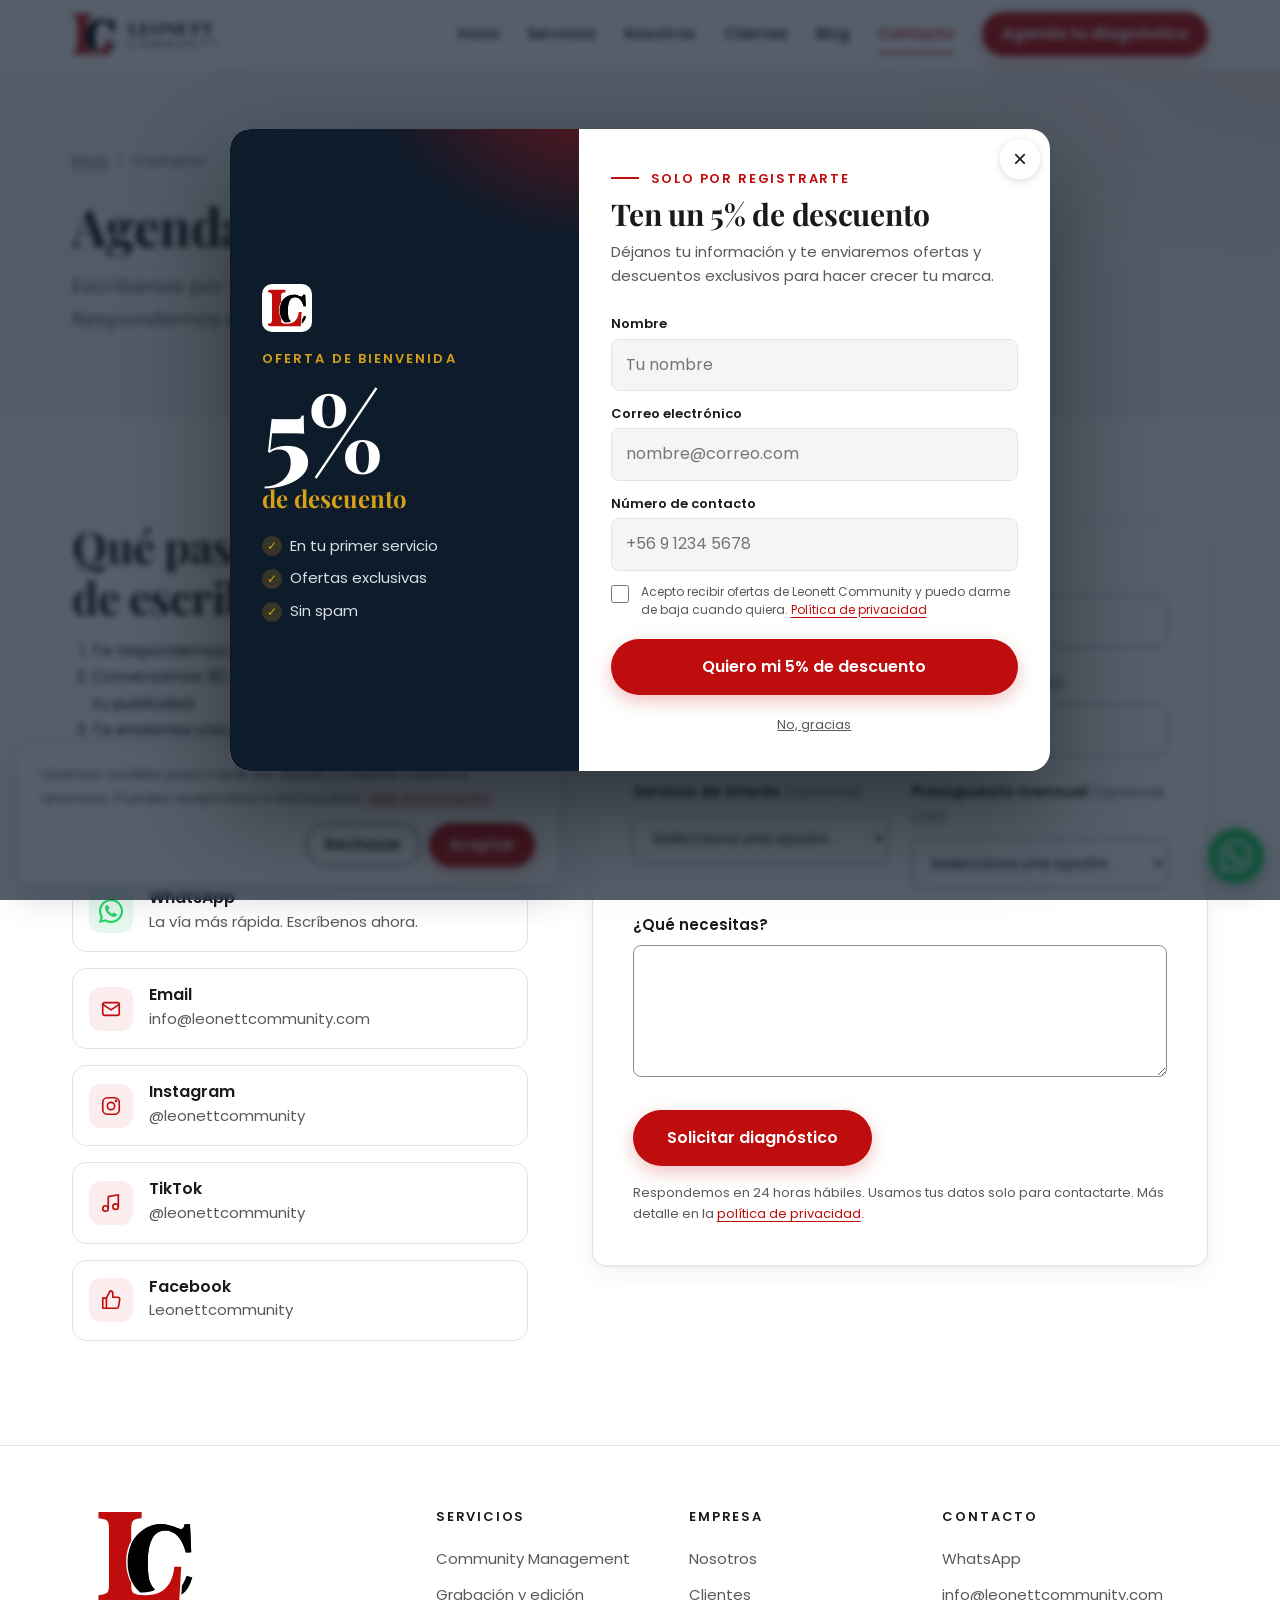
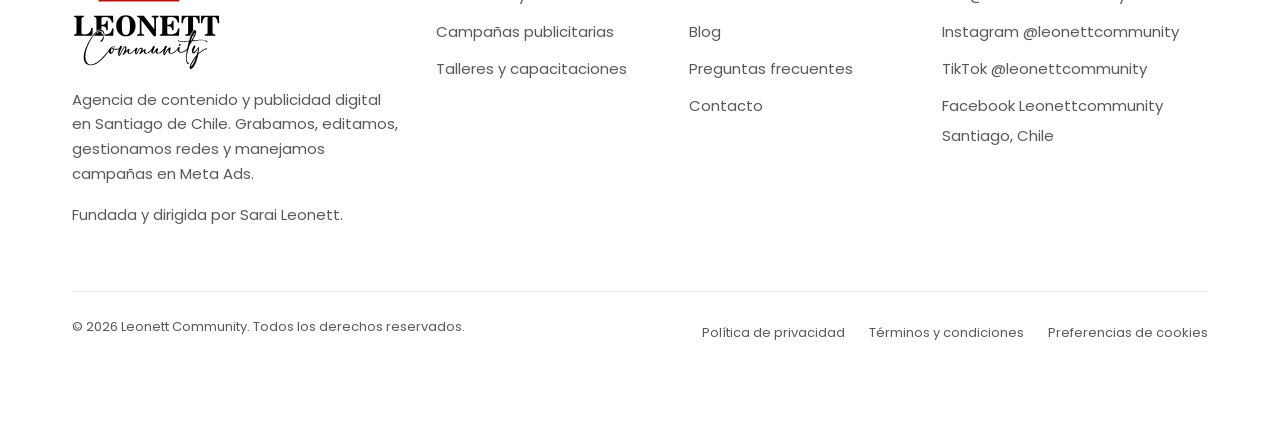
<file: contacto.html>
<!DOCTYPE html>
<html lang="es-CL">
<head>
  <meta charset="utf-8">
  <meta name="viewport" content="width=device-width, initial-scale=1">
  <!-- Google Tag Manager + aviso de cookies (ver js/medicion.js) -->
  <script src="js/medicion.js"></script>
  <title>Contacto | Leonett Community</title>
  <meta name="description" content="Agenda un diagnóstico con Leonett Community. Escríbenos por WhatsApp, email o formulario y te respondemos en 24 horas hábiles.">
  <meta name="robots" content="index, follow, max-image-preview:large, max-snippet:-1">
  <link rel="canonical" href="https://leonettcommunity.com/contacto.html">
  <meta name="theme-color" content="#BF0D0D">

  <!-- Open Graph / redes sociales -->
  <meta property="og:type" content="website">
  <meta property="og:locale" content="es_CL">
  <meta property="og:site_name" content="Leonett Community">
  <meta property="og:title" content="Contacto | Leonett Community">
  <meta property="og:description" content="Agenda un diagnóstico con Leonett Community. Escríbenos por WhatsApp, email o formulario y te respondemos en 24 horas hábiles.">
  <meta property="og:url" content="https://leonettcommunity.com/contacto.html">
  <meta property="og:image" content="https://leonettcommunity.com/images/og-image.jpg">
  <meta property="og:image:width" content="1200">
  <meta property="og:image:height" content="630">
  <meta name="twitter:card" content="summary_large_image">
  <meta name="twitter:title" content="Contacto | Leonett Community">
  <meta name="twitter:description" content="Agenda un diagnóstico con Leonett Community. Escríbenos por WhatsApp, email o formulario y te respondemos en 24 horas hábiles.">
  <meta name="twitter:image" content="https://leonettcommunity.com/images/og-image.jpg">

  <link rel="icon" href="/favicon.ico" sizes="48x48">
  <link rel="icon" href="/images/icon-192.png" sizes="192x192" type="image/png">
  <link rel="icon" href="/favicon.svg" type="image/svg+xml">
  <link rel="manifest" href="/site.webmanifest">
  <link rel="apple-touch-icon" href="images/apple-touch-icon.png">
  <link rel="preload" href="fonts/playfair-display.woff2" as="font" type="font/woff2" crossorigin>
  <link rel="preload" href="fonts/poppins-400.woff2" as="font" type="font/woff2" crossorigin>
  <link rel="stylesheet" href="css/styles.css?v=20261124b">
  <script>document.documentElement.classList.add("js");</script>
  <script type="application/ld+json">{"@context": "https://schema.org", "@type": "ContactPage", "name": "Contacto | Leonett Community", "url": "https://leonettcommunity.com/contacto.html"}</script>
</head>
<body>
  <!-- Google Tag Manager (noscript) -->
  <noscript><iframe src="https://www.googletagmanager.com/ns.html?id=GTM-KVX25G84" height="0" width="0" style="display:none;visibility:hidden" title="Google Tag Manager"></iframe></noscript>
  <!-- End Google Tag Manager (noscript) -->
  <a class="skip-link" href="#contenido">Saltar al contenido</a>

  <header class="header">
    <div class="container header__inner">
      <a class="marca" href="index.html">
        <img src="images/logo-mark.svg" alt="" width="44" height="42">
        <span class="marca__nombre">LEONETT<small>Community</small></span>
      </a>
      <button class="menu-btn" type="button" aria-expanded="false" aria-controls="nav" aria-label="Abrir menú"><span></span></button>
      <nav class="nav" id="nav" aria-label="Principal">
        <ul class="nav__lista">
          <li><a href="index.html">Inicio</a></li>
          <li><a href="servicios.html">Servicios</a></li>
          <li><a href="nosotros.html">Nosotros</a></li>
          <li><a href="clientes.html">Clientes</a></li>
          <li><a href="blog.html">Blog</a></li>
          <li><a href="contacto.html" aria-current="page">Contacto</a></li>
          <li class="nav__cta"><a class="btn btn--primario btn--sm" href="https://wa.me/56949955184?text=Hola%2C%20quiero%20agendar%20un%20diagn%C3%B3stico" target="_blank" rel="noopener noreferrer">Agenda tu diagnóstico</a></li>
        </ul>
      </nav>
    </div>
  </header>

  <main id="contenido">
    <section class="portada">
      <div class="container">
        <nav class="migas" aria-label="Ruta de navegación">
          <ol><li><a href="index.html">Inicio</a></li><li aria-current="page">Contacto</li></ol>
        </nav>
        <h1>Agenda tu diagnóstico.</h1>
        <p class="lead">Escríbenos por WhatsApp o completa el formulario. Respondemos en 24 horas hábiles.</p>
      </div>
    </section>

    <section class="seccion">
      <div class="container contacto">
        <div>
          <h2>Qué pasa después de escribirnos</h2>
          <ol>
            <li>Te respondemos para coordinar día y hora.</li>
            <li>Conversamos 30 minutos sobre tu negocio, tus redes y tu publicidad.</li>
            <li>Te enviamos una propuesta con el servicio recomendado y su valor en pesos chilenos.</li>
          </ol>
          <p>Sin compromiso: si decides no avanzar, te quedas con las recomendaciones.</p>
          <ul class="canales">
            <li><a href="https://wa.me/56949955184?text=Hola%2C%20quiero%20agendar%20un%20diagn%C3%B3stico" target="_blank" rel="noopener noreferrer"><span class="icono icono--wa"><img src="images/whatsapp.png" alt="" width="24" height="24"></span><span><strong>WhatsApp</strong><span>La vía más rápida. Escríbenos ahora.</span></span></a></li>
            <li><a href="mailto:info@leonettcommunity.com"><span class="icono"><svg viewBox="0 0 24 24" fill="none" stroke="currentColor" stroke-width="1.8" stroke-linecap="round" stroke-linejoin="round" aria-hidden="true" focusable="false"><rect x="3" y="5" width="18" height="14" rx="2"/><path d="m3 7 9 6 9-6"/></svg></span><span><strong>Email</strong><span>info@leonettcommunity.com</span></span></a></li>
            <li><a href="https://www.instagram.com/leonettcommunity/" target="_blank" rel="noopener noreferrer"><span class="icono"><svg viewBox="0 0 24 24" fill="none" stroke="currentColor" stroke-width="1.8" stroke-linecap="round" stroke-linejoin="round" aria-hidden="true" focusable="false"><rect x="3" y="3" width="18" height="18" rx="5"/><circle cx="12" cy="12" r="4"/><circle cx="17.5" cy="6.5" r="0.6" fill="currentColor"/></svg></span><span><strong>Instagram</strong><span>@leonettcommunity</span></span></a></li>
            <li><a href="https://www.tiktok.com/@leonettcommunity" target="_blank" rel="noopener noreferrer"><span class="icono"><svg viewBox="0 0 24 24" fill="none" stroke="currentColor" stroke-width="1.8" stroke-linecap="round" stroke-linejoin="round" aria-hidden="true" focusable="false"><path d="M9 18V5l11-2v13"/><circle cx="6" cy="18" r="3"/><circle cx="17" cy="16" r="3"/></svg></span><span><strong>TikTok</strong><span>@leonettcommunity</span></span></a></li>
            <li><a href="https://www.facebook.com/Leonettcommunity" target="_blank" rel="noopener noreferrer"><span class="icono"><svg viewBox="0 0 24 24" fill="none" stroke="currentColor" stroke-width="1.8" stroke-linecap="round" stroke-linejoin="round" aria-hidden="true" focusable="false"><path d="M7 10v11H3V10z"/><path d="M7 10l4-8a3 3 0 0 1 3 3v4h5.5a2 2 0 0 1 2 2.300l-1.300 8A2 2 0 0 1 18.2 21H7"/></svg></span><span><strong>Facebook</strong><span>Leonettcommunity</span></span></a></li>
          </ul>
        </div>
        <div>
          <!--
            CONEXIÓN DEL FORMULARIO
            Mientras "action" tenga TU_ID, el formulario se envía por WhatsApp (ver js/main.js).
            · Formspree: crea un formulario en formspree.io y reemplaza TU_ID por tu código.
            · Netlify Forms: quita "action", agrega data-netlify="true" y usa action="gracias.html".
            · Backend propio o webhook: pon tu URL en "action" (debe aceptar POST).
          -->
          <form class="form" id="form-contacto" action="https://formspree.io/f/TU_ID" method="POST">
            <div class="form__grid">
              <div class="campo">
                <label for="nombre">Nombre</label>
                <input id="nombre" name="nombre" type="text" autocomplete="name" required maxlength="80" aria-describedby="e-nombre">
                <p class="campo__error" id="e-nombre"></p>
              </div>
              <div class="campo">
                <label for="email">Email</label>
                <input id="email" name="email" type="email" autocomplete="email" inputmode="email" required maxlength="120" aria-describedby="e-email">
                <p class="campo__error" id="e-email"></p>
              </div>
              <div class="campo">
                <label for="empresa">Empresa o marca</label>
                <input id="empresa" name="empresa" type="text" autocomplete="organization" required maxlength="100" aria-describedby="e-empresa">
                <p class="campo__error" id="e-empresa"></p>
              </div>
              <div class="campo">
                <label for="telefono">Teléfono <span class="opcional">(opcional)</span></label>
                <input id="telefono" name="telefono" type="tel" autocomplete="tel" inputmode="tel" maxlength="20" placeholder="+56 9">
              </div>
              <div class="campo">
                <label for="servicio">Servicio de interés <span class="opcional">(opcional)</span></label>
                <select id="servicio" name="servicio">
                  <option value="">Selecciona una opción</option>
                <option>Community Management: Plan Estándar</option>
                <option>Community Management: Plan Premium</option>
                <option>Grabación y edición</option>
                <option>Campañas publicitarias</option>
                <option>Talleres y capacitaciones</option>
                <option>Aún no lo sé</option>
                </select>
              </div>
              <div class="campo">
                <label for="presupuesto">Presupuesto mensual <span class="opcional">(opcional, CLP)</span></label>
                <select id="presupuesto" name="presupuesto">
                  <option value="">Selecciona una opción</option>
                  <option>Menos de $150.000</option>
                  <option>$150.000 a $400.000</option>
                  <option>$400.000 a $800.000</option>
                  <option>Más de $800.000</option>
                  <option>Aún no lo sé</option>
                </select>
              </div>
              <div class="campo campo--ancho">
                <label for="mensaje">¿Qué necesitas?</label>
                <textarea id="mensaje" name="mensaje" required maxlength="1500" aria-describedby="e-mensaje"></textarea>
                <p class="campo__error" id="e-mensaje"></p>
              </div>
            </div>
            <div class="trampa" aria-hidden="true">
              <label for="sitio">No completes este campo</label>
              <input id="sitio" name="_gotcha" type="text" tabindex="-1" autocomplete="off">
            </div>
            <div class="form__pie">
              <button class="btn btn--primario btn--lg" type="submit">Solicitar diagnóstico</button>
              <p class="form__estado" role="status" aria-live="polite"></p>
              <p class="form__legal">Respondemos en 24 horas hábiles. Usamos tus datos solo para contactarte. Más detalle en la <a href="privacidad.html">política de privacidad</a>.</p>
            </div>
          </form>
        </div>
      </div>
    </section>
  </main>

  <footer class="footer">
    <div class="container">
      <div class="footer__grid">
        <div>
          <img class="footer__logo" src="images/logo-full.svg" alt="Leonett Community" width="150" height="162" loading="lazy">
          <p>Agencia de contenido y publicidad digital en Santiago de Chile. Grabamos, editamos, gestionamos redes y manejamos campañas en Meta Ads.</p>
          <p>Fundada y dirigida por Sarai Leonett.</p>
        </div>
        <div>
          <h2>Servicios</h2>
          <ul>
            <li><a href="servicios.html#community-management">Community Management</a></li>
            <li><a href="servicios.html#grabacion-edicion">Grabación y edición</a></li>
            <li><a href="servicios.html#campanas">Campañas publicitarias</a></li>
            <li><a href="servicios.html#talleres">Talleres y capacitaciones</a></li>
          </ul>
        </div>
        <div>
          <h2>Empresa</h2>
          <ul>
            <li><a href="nosotros.html">Nosotros</a></li>
            <li><a href="clientes.html">Clientes</a></li>
            <li><a href="blog.html">Blog</a></li>
            <li><a href="index.html#preguntas">Preguntas frecuentes</a></li>
            <li><a href="contacto.html">Contacto</a></li>
          </ul>
        </div>
        <div>
          <h2>Contacto</h2>
          <ul>
            <li><a href="https://wa.me/56949955184?text=Hola%2C%20quiero%20agendar%20un%20diagn%C3%B3stico" target="_blank" rel="noopener noreferrer">WhatsApp</a></li>
            <li><a href="mailto:info@leonettcommunity.com">info@leonettcommunity.com</a></li>
            <li><a href="https://www.instagram.com/leonettcommunity/" target="_blank" rel="noopener noreferrer">Instagram @leonettcommunity</a></li>
            <li><a href="https://www.tiktok.com/@leonettcommunity" target="_blank" rel="noopener noreferrer">TikTok @leonettcommunity</a></li>
            <li><a href="https://www.facebook.com/Leonettcommunity" target="_blank" rel="noopener noreferrer">Facebook Leonettcommunity</a></li>
            <li>Santiago, Chile</li>
          </ul>
        </div>
      </div>
      <div class="footer__pie">
        <p>© <span id="anio">2026</span> Leonett Community. Todos los derechos reservados.</p>
        <ul>
          <li><a href="privacidad.html">Política de privacidad</a></li>
          <li><a href="terminos.html">Términos y condiciones</a></li>
          <li><button type="button" class="footer__cookies" data-cookies>Preferencias de cookies</button></li>
        </ul>
      </div>
    </div>
  </footer>

  <a class="wa-flotante" href="https://wa.me/56949955184?text=Hola%2C%20quiero%20agendar%20un%20diagn%C3%B3stico" target="_blank" rel="noopener noreferrer" aria-label="Escríbenos por WhatsApp">
    <img src="images/whatsapp-blanco.png" alt="" width="32" height="32">
  </a>


  <!--
    POP-UP DE DESCUENTO
    Cada registro se guarda en Brevo (formulario "Web 5%", lista "Descuento 5%") y además
    llega un aviso a info@leonettcommunity.com con FormSubmit (formsubmit.co).
    La primera vez que alguien lo complete, FormSubmit enviará un correo de activación a esa casilla:
    hay que abrirlo y confirmar. Desde ahí, cada registro llega como un correo.
    Para cambiar el correo de destino, edita "popupDestino" en js/main.js.
  -->
  <dialog class="popup" id="popup-descuento" aria-labelledby="popup-titulo">
    <button class="popup__cerrar" type="button" data-cerrar aria-label="Cerrar">&times;</button>
    <div class="popup__lado" aria-hidden="true">
      <img class="popup__logo" src="images/logo-mark.svg" alt="" width="44" height="42">
      <p class="popup__kicker">Oferta de bienvenida</p>
      <p class="popup__pct"><strong>5%</strong><span>de descuento</span></p>
      <ul class="popup__beneficios">
        <li>En tu primer servicio</li>
        <li>Ofertas exclusivas</li>
        <li>Sin spam</li>
      </ul>
    </div>
    <div class="popup__cuerpo">
      <div class="popup__paso">
        <p class="eyebrow">Solo por registrarte</p>
        <h2 id="popup-titulo" tabindex="-1" autofocus>Ten un 5% de descuento</h2>
        <p class="popup__texto">Déjanos tu información y te enviaremos ofertas y descuentos exclusivos para hacer crecer tu marca.</p>
        <form class="popup__form" id="form-popup" novalidate>
          <div class="campo">
            <label for="p-nombre">Nombre</label>
            <input id="p-nombre" name="nombre" type="text" autocomplete="name" required maxlength="80" placeholder="Tu nombre" aria-describedby="pe-nombre">
            <p class="campo__error" id="pe-nombre"></p>
          </div>
          <div class="campo">
            <label for="p-email">Correo electrónico</label>
            <input id="p-email" name="email" type="email" autocomplete="email" inputmode="email" required maxlength="120" placeholder="nombre@correo.com" aria-describedby="pe-email">
            <p class="campo__error" id="pe-email"></p>
          </div>
          <div class="campo">
            <label for="p-telefono">Número de contacto</label>
            <input id="p-telefono" name="telefono" type="tel" autocomplete="tel" inputmode="tel" required pattern="[0-9\s+\(\)\-]{8,20}" maxlength="20" placeholder="+56 9 1234 5678" aria-describedby="pe-telefono">
            <p class="campo__error" id="pe-telefono"></p>
          </div>
          <div class="campo campo--check">
            <input id="p-acepto" name="acepto" type="checkbox" required value="Sí" aria-describedby="pe-acepto">
            <label for="p-acepto">Acepto recibir ofertas de Leonett Community y puedo darme de baja cuando quiera. <a href="privacidad.html">Política de privacidad</a></label>
            <p class="campo__error" id="pe-acepto"></p>
          </div>
          <input class="trampa" type="text" name="_honey" tabindex="-1" autocomplete="off" aria-hidden="true">
          <button class="btn btn--primario btn--lg" type="submit">Quiero mi 5% de descuento</button>
          <p class="form__estado" role="status" aria-live="polite"></p>
        </form>
        <button class="popup__no" type="button" data-cerrar>No, gracias</button>
      </div>
      <div class="popup__ok" hidden>
        <p class="popup__check" aria-hidden="true">✓</p>
        <h2>¡Listo, ya estás registrado!</h2>
        <p class="popup__texto">Te enviaremos tu 5% de descuento y nuestras próximas ofertas a tu correo.</p>
        <button class="btn btn--primario" type="button" data-cerrar>Seguir navegando</button>
      </div>
    </div>
  </dialog>

  <script src="js/main.js?v=20261124" defer></script>
</body>
</html>
</file>
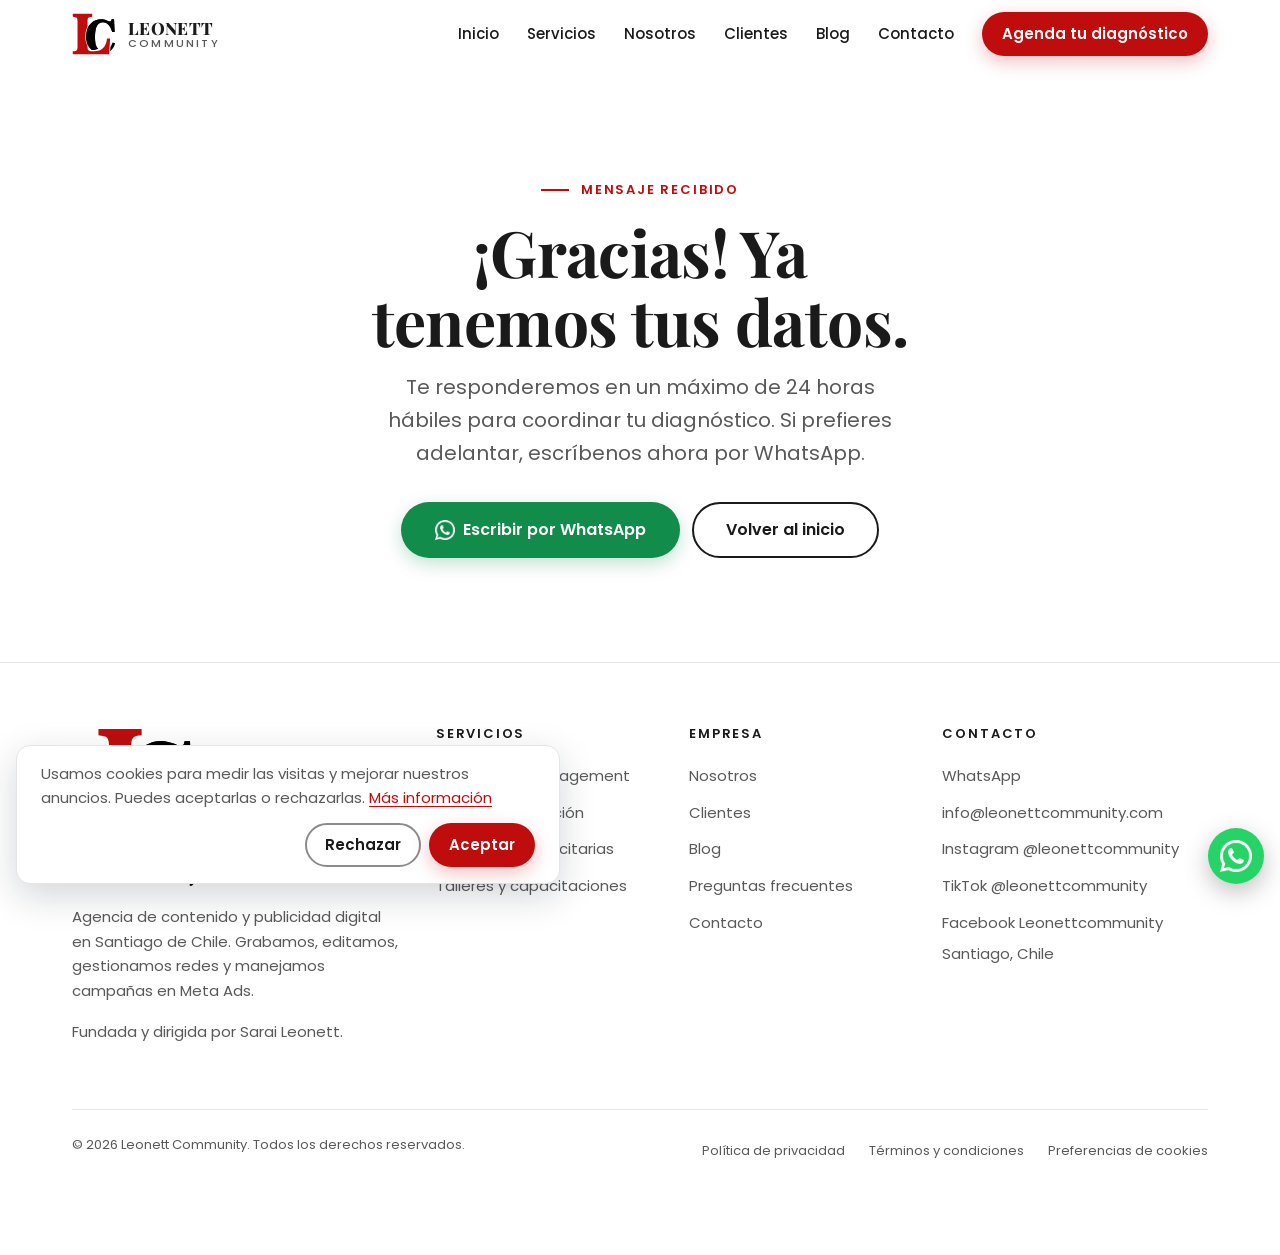
<file: gracias.html>
<!DOCTYPE html>
<html lang="es-CL">
<head>
  <meta charset="utf-8">
  <meta name="viewport" content="width=device-width, initial-scale=1">
  <!-- Google Tag Manager + aviso de cookies (ver js/medicion.js) -->
  <script src="js/medicion.js"></script>
  <title>Mensaje recibido | Leonett Community</title>
  <meta name="description" content="Recibimos tu mensaje. Te responderemos en 24 horas hábiles.">
  <meta name="robots" content="noindex, follow">
  <link rel="canonical" href="https://leonettcommunity.com/gracias.html">
  <meta name="theme-color" content="#BF0D0D">

  <!-- Open Graph / redes sociales -->
  <meta property="og:type" content="website">
  <meta property="og:locale" content="es_CL">
  <meta property="og:site_name" content="Leonett Community">
  <meta property="og:title" content="Mensaje recibido | Leonett Community">
  <meta property="og:description" content="Recibimos tu mensaje. Te responderemos en 24 horas hábiles.">
  <meta property="og:url" content="https://leonettcommunity.com/gracias.html">
  <meta property="og:image" content="https://leonettcommunity.com/images/og-image.jpg">
  <meta property="og:image:width" content="1200">
  <meta property="og:image:height" content="630">
  <meta name="twitter:card" content="summary_large_image">
  <meta name="twitter:title" content="Mensaje recibido | Leonett Community">
  <meta name="twitter:description" content="Recibimos tu mensaje. Te responderemos en 24 horas hábiles.">
  <meta name="twitter:image" content="https://leonettcommunity.com/images/og-image.jpg">

  <link rel="icon" href="/favicon.ico" sizes="48x48">
  <link rel="icon" href="/images/icon-192.png" sizes="192x192" type="image/png">
  <link rel="icon" href="/favicon.svg" type="image/svg+xml">
  <link rel="manifest" href="/site.webmanifest">
  <link rel="apple-touch-icon" href="images/apple-touch-icon.png">
  <link rel="preload" href="fonts/playfair-display.woff2" as="font" type="font/woff2" crossorigin>
  <link rel="preload" href="fonts/poppins-400.woff2" as="font" type="font/woff2" crossorigin>
  <link rel="stylesheet" href="css/styles.css?v=20261124b">
  <script>document.documentElement.classList.add("js");</script>
</head>
<body>
  <!-- Google Tag Manager (noscript) -->
  <noscript><iframe src="https://www.googletagmanager.com/ns.html?id=GTM-KVX25G84" height="0" width="0" style="display:none;visibility:hidden" title="Google Tag Manager"></iframe></noscript>
  <!-- End Google Tag Manager (noscript) -->
  <a class="skip-link" href="#contenido">Saltar al contenido</a>

  <header class="header">
    <div class="container header__inner">
      <a class="marca" href="index.html">
        <img src="images/logo-mark.svg" alt="" width="44" height="42">
        <span class="marca__nombre">LEONETT<small>Community</small></span>
      </a>
      <button class="menu-btn" type="button" aria-expanded="false" aria-controls="nav" aria-label="Abrir menú"><span></span></button>
      <nav class="nav" id="nav" aria-label="Principal">
        <ul class="nav__lista">
          <li><a href="index.html">Inicio</a></li>
          <li><a href="servicios.html">Servicios</a></li>
          <li><a href="nosotros.html">Nosotros</a></li>
          <li><a href="clientes.html">Clientes</a></li>
          <li><a href="blog.html">Blog</a></li>
          <li><a href="contacto.html">Contacto</a></li>
          <li class="nav__cta"><a class="btn btn--primario btn--sm" href="https://wa.me/56949955184?text=Hola%2C%20quiero%20agendar%20un%20diagn%C3%B3stico" target="_blank" rel="noopener noreferrer">Agenda tu diagnóstico</a></li>
        </ul>
      </nav>
    </div>
  </header>

  <main id="contenido">
    <section class="seccion centro-vertical">
      <div class="container container--angosto">
        <p class="eyebrow">Mensaje recibido</p>
        <h1>¡Gracias! Ya tenemos tus datos.</h1>
        <p class="lead">Te responderemos en un máximo de 24 horas hábiles para coordinar tu diagnóstico. Si prefieres adelantar, escríbenos ahora por WhatsApp.</p>
        <div class="acciones">
          <a class="btn btn--whatsapp btn--lg" href="https://wa.me/56949955184?text=Hola%2C%20quiero%20agendar%20un%20diagn%C3%B3stico" target="_blank" rel="noopener noreferrer"><img class="ico-wa" src="images/whatsapp-blanco.png" alt="" width="20" height="20"> Escribir por WhatsApp</a>
          <a class="btn btn--borde btn--lg" href="index.html">Volver al inicio</a>
        </div>
      </div>
    </section>
  </main>

  <footer class="footer">
    <div class="container">
      <div class="footer__grid">
        <div>
          <img class="footer__logo" src="images/logo-full.svg" alt="Leonett Community" width="150" height="162" loading="lazy">
          <p>Agencia de contenido y publicidad digital en Santiago de Chile. Grabamos, editamos, gestionamos redes y manejamos campañas en Meta Ads.</p>
          <p>Fundada y dirigida por Sarai Leonett.</p>
        </div>
        <div>
          <h2>Servicios</h2>
          <ul>
            <li><a href="servicios.html#community-management">Community Management</a></li>
            <li><a href="servicios.html#grabacion-edicion">Grabación y edición</a></li>
            <li><a href="servicios.html#campanas">Campañas publicitarias</a></li>
            <li><a href="servicios.html#talleres">Talleres y capacitaciones</a></li>
          </ul>
        </div>
        <div>
          <h2>Empresa</h2>
          <ul>
            <li><a href="nosotros.html">Nosotros</a></li>
            <li><a href="clientes.html">Clientes</a></li>
            <li><a href="blog.html">Blog</a></li>
            <li><a href="index.html#preguntas">Preguntas frecuentes</a></li>
            <li><a href="contacto.html">Contacto</a></li>
          </ul>
        </div>
        <div>
          <h2>Contacto</h2>
          <ul>
            <li><a href="https://wa.me/56949955184?text=Hola%2C%20quiero%20agendar%20un%20diagn%C3%B3stico" target="_blank" rel="noopener noreferrer">WhatsApp</a></li>
            <li><a href="mailto:info@leonettcommunity.com">info@leonettcommunity.com</a></li>
            <li><a href="https://www.instagram.com/leonettcommunity/" target="_blank" rel="noopener noreferrer">Instagram @leonettcommunity</a></li>
            <li><a href="https://www.tiktok.com/@leonettcommunity" target="_blank" rel="noopener noreferrer">TikTok @leonettcommunity</a></li>
            <li><a href="https://www.facebook.com/Leonettcommunity" target="_blank" rel="noopener noreferrer">Facebook Leonettcommunity</a></li>
            <li>Santiago, Chile</li>
          </ul>
        </div>
      </div>
      <div class="footer__pie">
        <p>© <span id="anio">2026</span> Leonett Community. Todos los derechos reservados.</p>
        <ul>
          <li><a href="privacidad.html">Política de privacidad</a></li>
          <li><a href="terminos.html">Términos y condiciones</a></li>
          <li><button type="button" class="footer__cookies" data-cookies>Preferencias de cookies</button></li>
        </ul>
      </div>
    </div>
  </footer>

  <a class="wa-flotante" href="https://wa.me/56949955184?text=Hola%2C%20quiero%20agendar%20un%20diagn%C3%B3stico" target="_blank" rel="noopener noreferrer" aria-label="Escríbenos por WhatsApp">
    <img src="images/whatsapp-blanco.png" alt="" width="32" height="32">
  </a>


  <!--
    POP-UP DE DESCUENTO
    Cada registro se guarda en Brevo (formulario "Web 5%", lista "Descuento 5%") y además
    llega un aviso a info@leonettcommunity.com con FormSubmit (formsubmit.co).
    La primera vez que alguien lo complete, FormSubmit enviará un correo de activación a esa casilla:
    hay que abrirlo y confirmar. Desde ahí, cada registro llega como un correo.
    Para cambiar el correo de destino, edita "popupDestino" en js/main.js.
  -->
  <dialog class="popup" id="popup-descuento" aria-labelledby="popup-titulo">
    <button class="popup__cerrar" type="button" data-cerrar aria-label="Cerrar">&times;</button>
    <div class="popup__lado" aria-hidden="true">
      <img class="popup__logo" src="images/logo-mark.svg" alt="" width="44" height="42">
      <p class="popup__kicker">Oferta de bienvenida</p>
      <p class="popup__pct"><strong>5%</strong><span>de descuento</span></p>
      <ul class="popup__beneficios">
        <li>En tu primer servicio</li>
        <li>Ofertas exclusivas</li>
        <li>Sin spam</li>
      </ul>
    </div>
    <div class="popup__cuerpo">
      <div class="popup__paso">
        <p class="eyebrow">Solo por registrarte</p>
        <h2 id="popup-titulo" tabindex="-1" autofocus>Ten un 5% de descuento</h2>
        <p class="popup__texto">Déjanos tu información y te enviaremos ofertas y descuentos exclusivos para hacer crecer tu marca.</p>
        <form class="popup__form" id="form-popup" novalidate>
          <div class="campo">
            <label for="p-nombre">Nombre</label>
            <input id="p-nombre" name="nombre" type="text" autocomplete="name" required maxlength="80" placeholder="Tu nombre" aria-describedby="pe-nombre">
            <p class="campo__error" id="pe-nombre"></p>
          </div>
          <div class="campo">
            <label for="p-email">Correo electrónico</label>
            <input id="p-email" name="email" type="email" autocomplete="email" inputmode="email" required maxlength="120" placeholder="nombre@correo.com" aria-describedby="pe-email">
            <p class="campo__error" id="pe-email"></p>
          </div>
          <div class="campo">
            <label for="p-telefono">Número de contacto</label>
            <input id="p-telefono" name="telefono" type="tel" autocomplete="tel" inputmode="tel" required pattern="[0-9\s+\(\)\-]{8,20}" maxlength="20" placeholder="+56 9 1234 5678" aria-describedby="pe-telefono">
            <p class="campo__error" id="pe-telefono"></p>
          </div>
          <div class="campo campo--check">
            <input id="p-acepto" name="acepto" type="checkbox" required value="Sí" aria-describedby="pe-acepto">
            <label for="p-acepto">Acepto recibir ofertas de Leonett Community y puedo darme de baja cuando quiera. <a href="privacidad.html">Política de privacidad</a></label>
            <p class="campo__error" id="pe-acepto"></p>
          </div>
          <input class="trampa" type="text" name="_honey" tabindex="-1" autocomplete="off" aria-hidden="true">
          <button class="btn btn--primario btn--lg" type="submit">Quiero mi 5% de descuento</button>
          <p class="form__estado" role="status" aria-live="polite"></p>
        </form>
        <button class="popup__no" type="button" data-cerrar>No, gracias</button>
      </div>
      <div class="popup__ok" hidden>
        <p class="popup__check" aria-hidden="true">✓</p>
        <h2>¡Listo, ya estás registrado!</h2>
        <p class="popup__texto">Te enviaremos tu 5% de descuento y nuestras próximas ofertas a tu correo.</p>
        <button class="btn btn--primario" type="button" data-cerrar>Seguir navegando</button>
      </div>
    </div>
  </dialog>

  <script src="js/main.js?v=20261124" defer></script>
</body>
</html>
</file>
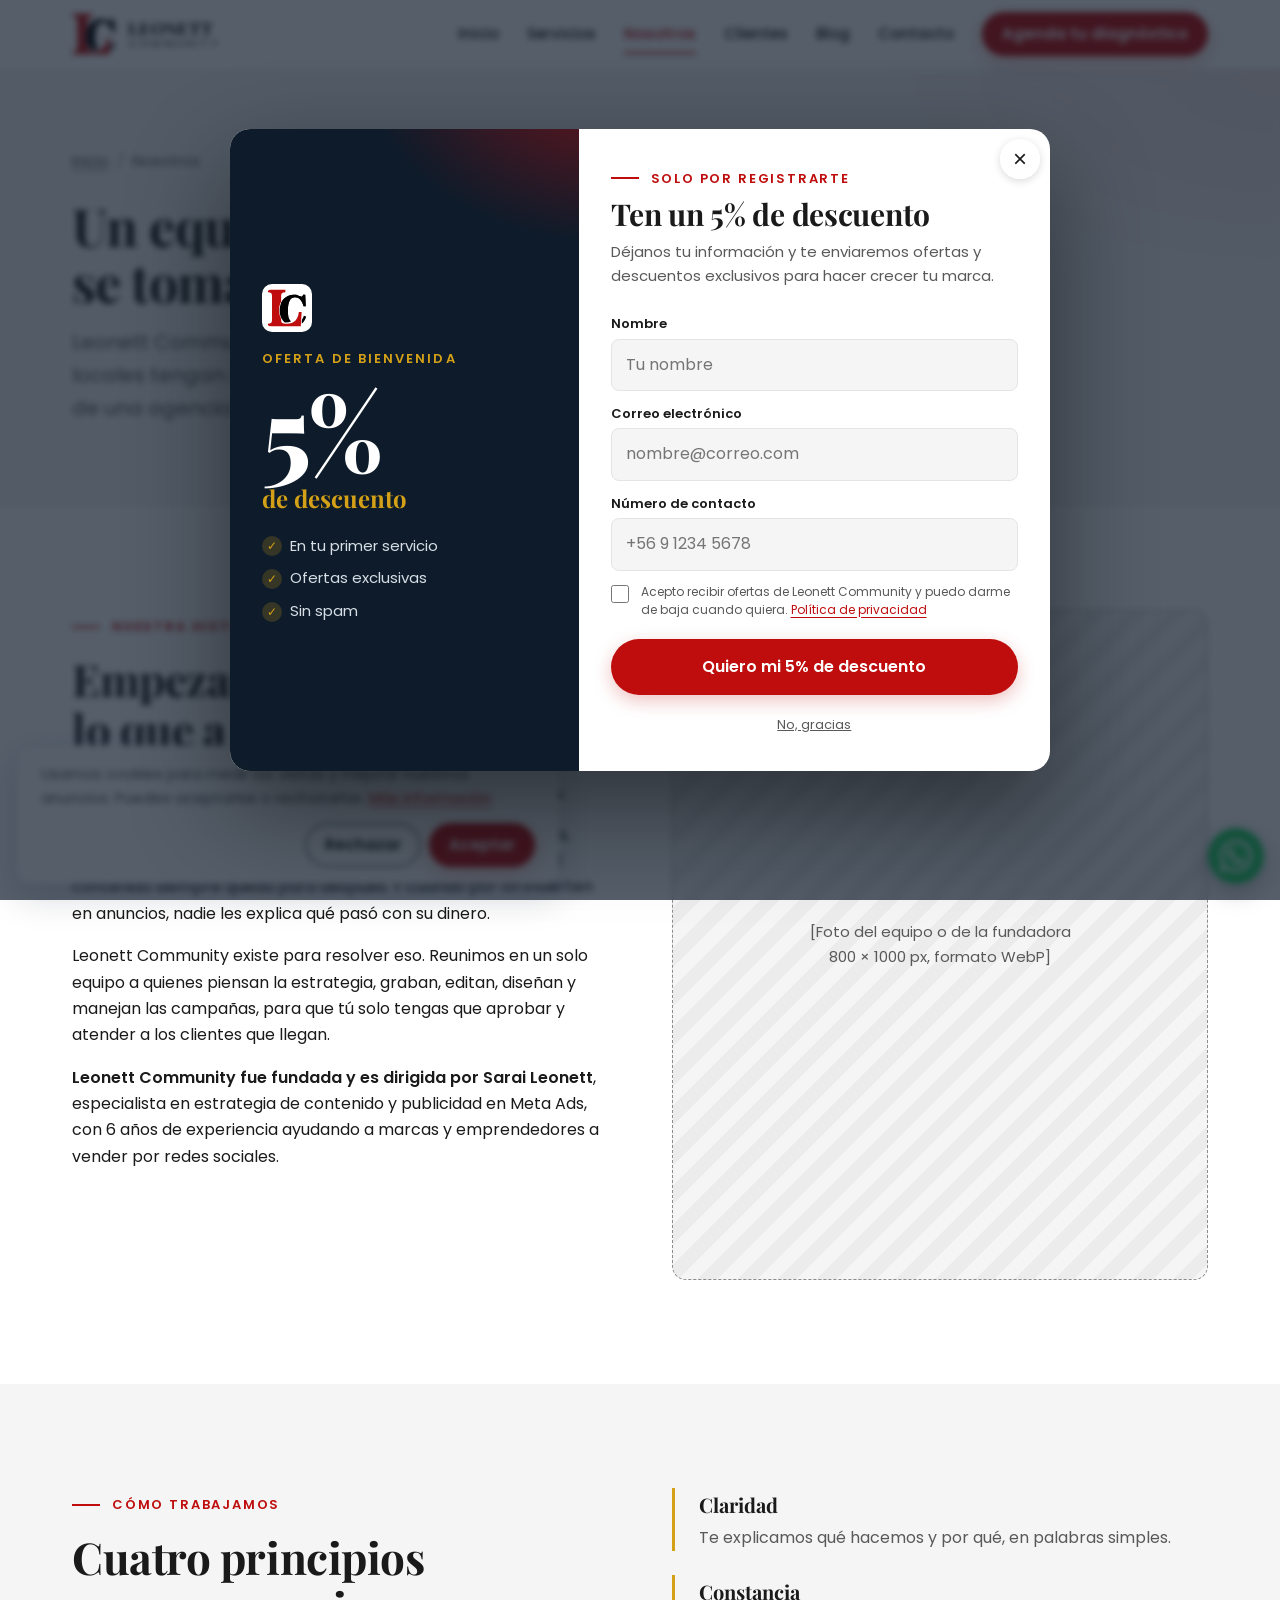
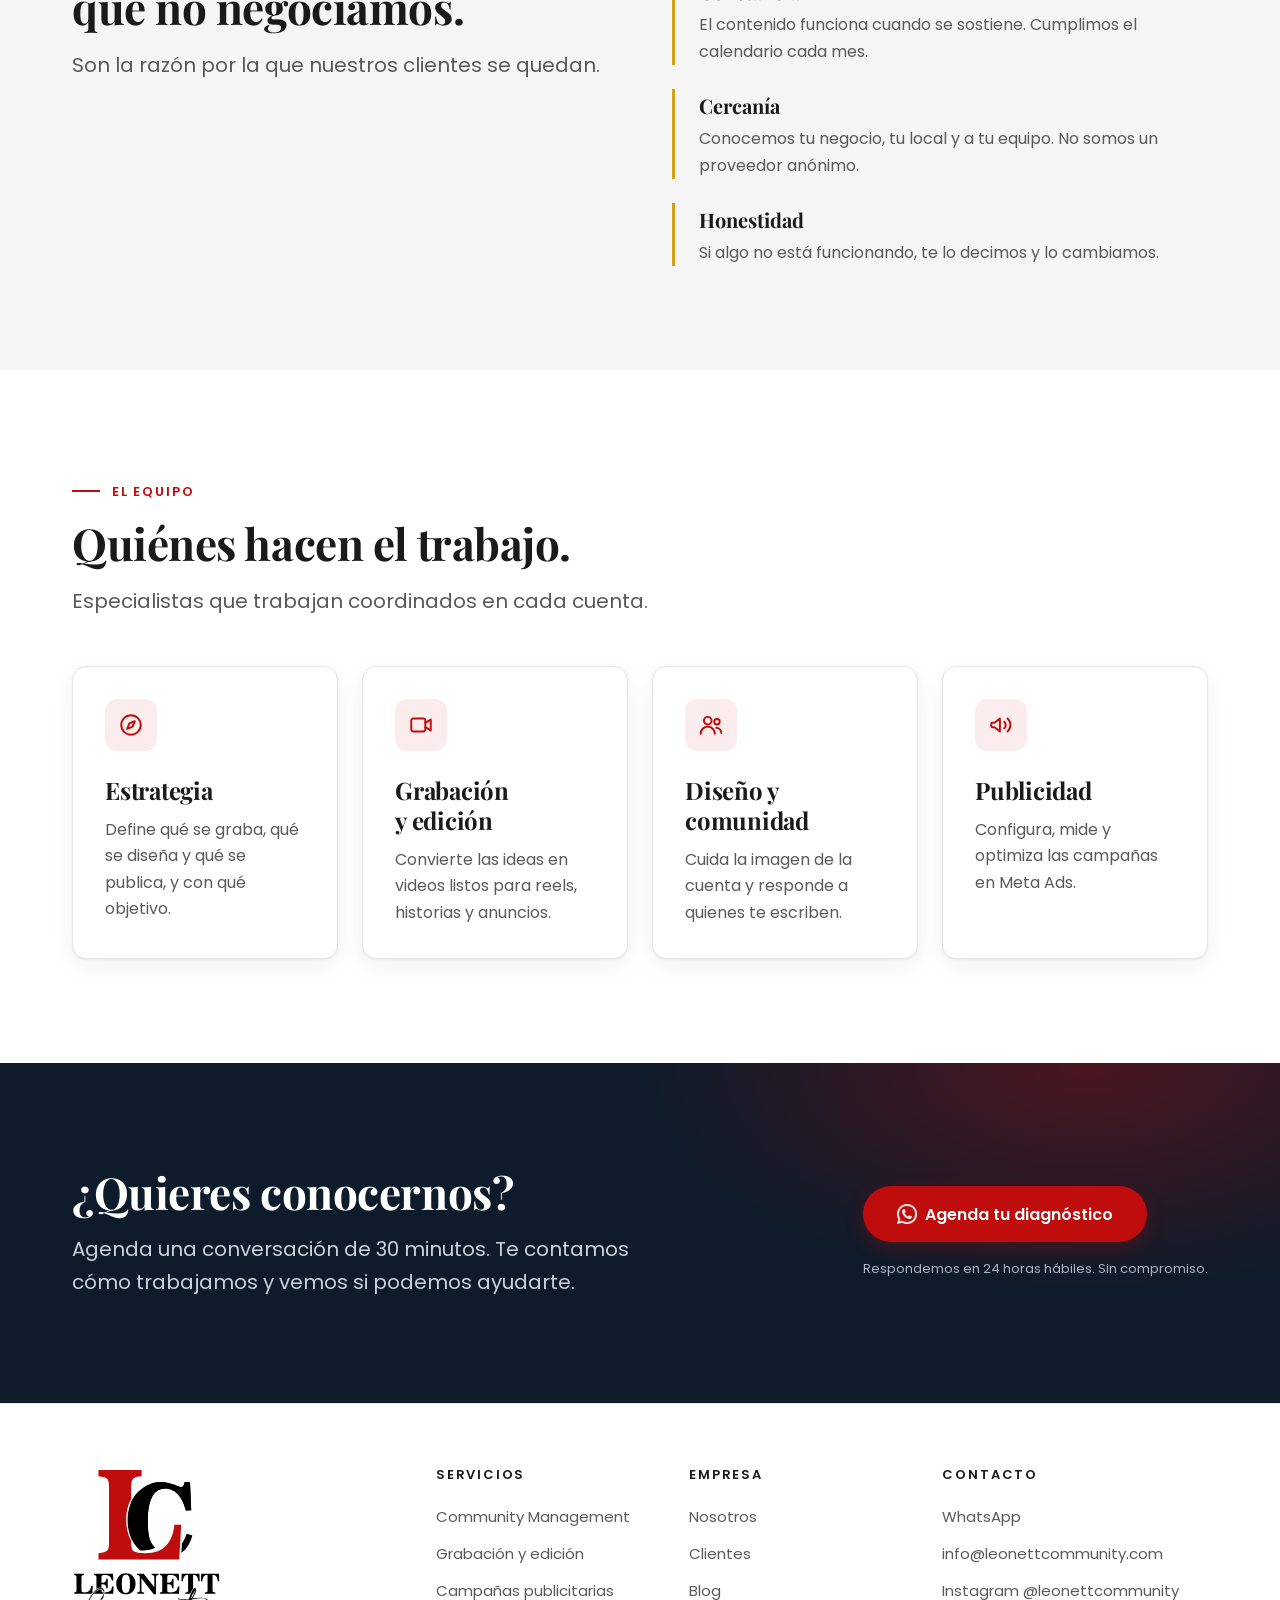
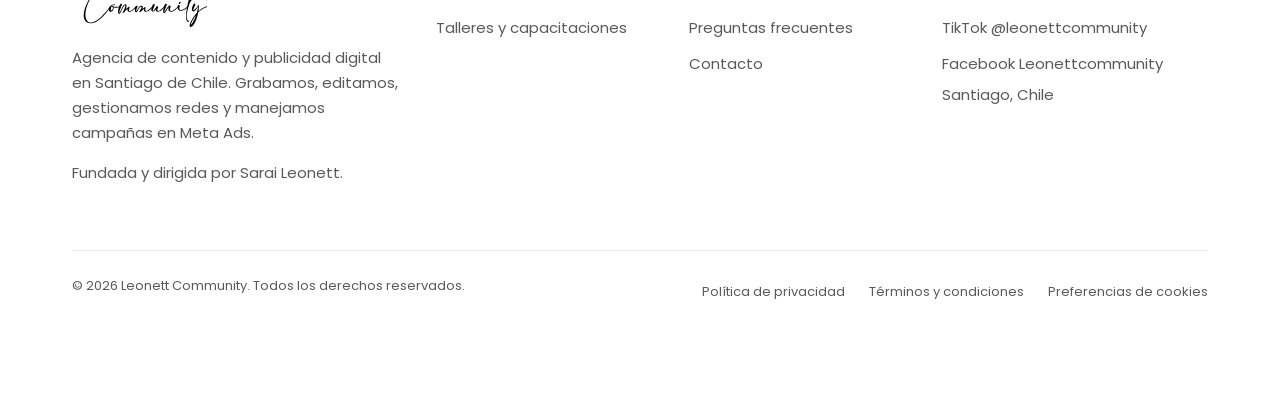
<file: nosotros.html>
<!DOCTYPE html>
<html lang="es-CL">
<head>
  <meta charset="utf-8">
  <meta name="viewport" content="width=device-width, initial-scale=1">
  <!-- Google Tag Manager + aviso de cookies (ver js/medicion.js) -->
  <script src="js/medicion.js"></script>
  <title>Nosotros | Leonett Community</title>
  <meta name="description" content="Leonett Community, fundada y dirigida por Sarai Leonett: un equipo de estrategia, grabación, edición y publicidad digital en Santiago de Chile.">
  <meta name="robots" content="index, follow, max-image-preview:large, max-snippet:-1">
  <link rel="canonical" href="https://leonettcommunity.com/nosotros.html">
  <meta name="theme-color" content="#BF0D0D">

  <!-- Open Graph / redes sociales -->
  <meta property="og:type" content="website">
  <meta property="og:locale" content="es_CL">
  <meta property="og:site_name" content="Leonett Community">
  <meta property="og:title" content="Nosotros | Leonett Community">
  <meta property="og:description" content="Leonett Community, fundada y dirigida por Sarai Leonett: un equipo de estrategia, grabación, edición y publicidad digital en Santiago de Chile.">
  <meta property="og:url" content="https://leonettcommunity.com/nosotros.html">
  <meta property="og:image" content="https://leonettcommunity.com/images/og-image.jpg">
  <meta property="og:image:width" content="1200">
  <meta property="og:image:height" content="630">
  <meta name="twitter:card" content="summary_large_image">
  <meta name="twitter:title" content="Nosotros | Leonett Community">
  <meta name="twitter:description" content="Leonett Community, fundada y dirigida por Sarai Leonett: un equipo de estrategia, grabación, edición y publicidad digital en Santiago de Chile.">
  <meta name="twitter:image" content="https://leonettcommunity.com/images/og-image.jpg">

  <link rel="icon" href="/favicon.ico" sizes="48x48">
  <link rel="icon" href="/images/icon-192.png" sizes="192x192" type="image/png">
  <link rel="icon" href="/favicon.svg" type="image/svg+xml">
  <link rel="manifest" href="/site.webmanifest">
  <link rel="apple-touch-icon" href="images/apple-touch-icon.png">
  <link rel="preload" href="fonts/playfair-display.woff2" as="font" type="font/woff2" crossorigin>
  <link rel="preload" href="fonts/poppins-400.woff2" as="font" type="font/woff2" crossorigin>
  <script type="application/ld+json">{"@context": "https://schema.org", "@graph": [{"@type": "AboutPage", "name": "Nosotros | Leonett Community", "url": "https://leonettcommunity.com/nosotros.html", "about": {"@id": "https://leonettcommunity.com/#organization"}}, {"@type": "Person", "@id": "https://leonettcommunity.com/nosotros.html#sarai-leonett", "name": "Sarai Leonett", "jobTitle": "Fundadora y directora", "worksFor": {"@id": "https://leonettcommunity.com/#organization"}, "url": "https://leonettcommunity.com/nosotros.html"}, {"@type": "ProfessionalService", "@id": "https://leonettcommunity.com/#organization", "name": "Leonett Community", "url": "https://leonettcommunity.com/", "founder": {"@id": "https://leonettcommunity.com/nosotros.html#sarai-leonett"}}]}</script>
  <link rel="stylesheet" href="css/styles.css?v=20261124b">
  <script>document.documentElement.classList.add("js");</script>
</head>
<body>
  <!-- Google Tag Manager (noscript) -->
  <noscript><iframe src="https://www.googletagmanager.com/ns.html?id=GTM-KVX25G84" height="0" width="0" style="display:none;visibility:hidden" title="Google Tag Manager"></iframe></noscript>
  <!-- End Google Tag Manager (noscript) -->
  <a class="skip-link" href="#contenido">Saltar al contenido</a>

  <header class="header">
    <div class="container header__inner">
      <a class="marca" href="index.html">
        <img src="images/logo-mark.svg" alt="" width="44" height="42">
        <span class="marca__nombre">LEONETT<small>Community</small></span>
      </a>
      <button class="menu-btn" type="button" aria-expanded="false" aria-controls="nav" aria-label="Abrir menú"><span></span></button>
      <nav class="nav" id="nav" aria-label="Principal">
        <ul class="nav__lista">
          <li><a href="index.html">Inicio</a></li>
          <li><a href="servicios.html">Servicios</a></li>
          <li><a href="nosotros.html" aria-current="page">Nosotros</a></li>
          <li><a href="clientes.html">Clientes</a></li>
          <li><a href="blog.html">Blog</a></li>
          <li><a href="contacto.html">Contacto</a></li>
          <li class="nav__cta"><a class="btn btn--primario btn--sm" href="https://wa.me/56949955184?text=Hola%2C%20quiero%20agendar%20un%20diagn%C3%B3stico" target="_blank" rel="noopener noreferrer">Agenda tu diagnóstico</a></li>
        </ul>
      </nav>
    </div>
  </header>

  <main id="contenido">
    <section class="portada">
      <div class="container">
        <nav class="migas" aria-label="Ruta de navegación">
          <ol><li><a href="index.html">Inicio</a></li><li aria-current="page">Nosotros</li></ol>
        </nav>
        <h1>Un equipo pequeño que se toma en serio tu marca.</h1>
        <p class="lead">Leonett Community nació en Santiago para que los negocios locales tengan contenido y publicidad de calidad sin depender de una agencia grande.</p>
      </div>
    </section>

    <section class="seccion">
      <div class="container dos-col">
        <div class="reveal">
          <p class="eyebrow">Nuestra historia</p>
          <h2>Empezamos haciendo lo que a los negocios no les da el tiempo de hacer.</h2>
          <p>Muchos dueños de negocio saben que deberían estar en redes, pero entre atender clientes, comprar, vender y administrar, el contenido siempre queda para después. Y cuando por fin invierten en anuncios, nadie les explica qué pasó con su dinero.</p>
          <p>Leonett Community existe para resolver eso. Reunimos en un solo equipo a quienes piensan la estrategia, graban, editan, diseñan y manejan las campañas, para que tú solo tengas que aprobar y atender a los clientes que llegan.</p>
          <p><strong>Leonett Community fue fundada y es dirigida por Sarai Leonett</strong>, especialista en estrategia de contenido y publicidad en Meta Ads, con 6 años de experiencia ayudando a marcas y emprendedores a vender por redes sociales.</p>
        </div>
        <!-- Reemplaza este bloque por una foto real del equipo: <img src="images/equipo.webp" alt="Equipo de Leonett Community grabando en terreno" width="800" height="1000" loading="lazy"> -->
        <div class="foto-placeholder reveal" role="img" aria-label="Espacio reservado para la foto del equipo">[Foto del equipo o de la fundadora<br>800 × 1000 px, formato WebP]</div>
      </div>
    </section>

    <section class="seccion seccion--hueso" aria-labelledby="val-titulo">
      <div class="container dos-col">
        <div class="reveal">
          <p class="eyebrow">Cómo trabajamos</p>
          <h2 id="val-titulo">Cuatro principios que no negociamos.</h2>
          <p class="lead">Son la razón por la que nuestros clientes se quedan.</p>
        </div>
        <ul class="valores reveal">
          <li><strong>Claridad</strong><span>Te explicamos qué hacemos y por qué, en palabras simples.</span></li>
          <li><strong>Constancia</strong><span>El contenido funciona cuando se sostiene. Cumplimos el calendario cada mes.</span></li>
          <li><strong>Cercanía</strong><span>Conocemos tu negocio, tu local y a tu equipo. No somos un proveedor anónimo.</span></li>
          <li><strong>Honestidad</strong><span>Si algo no está funcionando, te lo decimos y lo cambiamos.</span></li>
        </ul>
      </div>
    </section>

    <section class="seccion" aria-labelledby="eq-titulo">
      <div class="container">
        <div class="encabezado reveal">
          <p class="eyebrow">El equipo</p>
          <h2 id="eq-titulo">Quiénes hacen el trabajo.</h2>
          <p>Especialistas que trabajan coordinados en cada cuenta.</p>
        </div>
        <div class="grid grid--4">
          <div class="card reveal"><span class="icono"><svg viewBox="0 0 24 24" fill="none" stroke="currentColor" stroke-width="1.8" stroke-linecap="round" stroke-linejoin="round" aria-hidden="true" focusable="false"><circle cx="12" cy="12" r="9"/><path d="m15.5 8.5-2 5-5 2 2-5z"/></svg></span><h3>Estrategia</h3><p>Define qué se graba, qué se diseña y qué se publica, y con qué objetivo.</p></div>
          <div class="card reveal"><span class="icono"><svg viewBox="0 0 24 24" fill="none" stroke="currentColor" stroke-width="1.8" stroke-linecap="round" stroke-linejoin="round" aria-hidden="true" focusable="false"><rect x="3" y="6" width="13" height="12" rx="2"/><path d="m16 10 5-3v10l-5-3"/></svg></span><h3>Grabación y edición</h3><p>Convierte las ideas en videos listos para reels, historias y anuncios.</p></div>
          <div class="card reveal"><span class="icono"><svg viewBox="0 0 24 24" fill="none" stroke="currentColor" stroke-width="1.8" stroke-linecap="round" stroke-linejoin="round" aria-hidden="true" focusable="false"><circle cx="9" cy="8" r="3.5"/><path d="M2.5 20a6.5 6.5 0 0 1 13 0"/><circle cx="17.5" cy="9" r="2.5"/><path d="M17 14.5a5 5 0 0 1 4.5 5"/></svg></span><h3>Diseño y comunidad</h3><p>Cuida la imagen de la cuenta y responde a quienes te escriben.</p></div>
          <div class="card reveal"><span class="icono"><svg viewBox="0 0 24 24" fill="none" stroke="currentColor" stroke-width="1.8" stroke-linecap="round" stroke-linejoin="round" aria-hidden="true" focusable="false"><path d="M3 11v2a1 1 0 0 0 1 1h2l5 4V6L6 10H4a1 1 0 0 0-1 1z"/><path d="M15 9a4 4 0 0 1 0 6"/><path d="M18 6a8 8 0 0 1 0 12"/></svg></span><h3>Publicidad</h3><p>Configura, mide y optimiza las campañas en Meta Ads.</p></div>
        </div>
      </div>
    </section>

    <section class="seccion oscuro cta" aria-labelledby="cta-titulo">
      <div class="container cta__inner reveal">
        <div>
          <h2 id="cta-titulo">¿Quieres conocernos?</h2>
          <p>Agenda una conversación de 30 minutos. Te contamos cómo trabajamos y vemos si podemos ayudarte.</p>
        </div>
        <div>
          <a class="btn btn--primario btn--lg" href="https://wa.me/56949955184?text=Hola%2C%20quiero%20agendar%20un%20diagn%C3%B3stico" target="_blank" rel="noopener noreferrer"><img class="ico-wa" src="images/whatsapp-blanco.png" alt="" width="20" height="20"> Agenda tu diagnóstico</a>
          <p class="microcopy">Respondemos en 24 horas hábiles. Sin compromiso.</p>
        </div>
      </div>
    </section>
  </main>

  <footer class="footer">
    <div class="container">
      <div class="footer__grid">
        <div>
          <img class="footer__logo" src="images/logo-full.svg" alt="Leonett Community" width="150" height="162" loading="lazy">
          <p>Agencia de contenido y publicidad digital en Santiago de Chile. Grabamos, editamos, gestionamos redes y manejamos campañas en Meta Ads.</p>
          <p>Fundada y dirigida por Sarai Leonett.</p>
        </div>
        <div>
          <h2>Servicios</h2>
          <ul>
            <li><a href="servicios.html#community-management">Community Management</a></li>
            <li><a href="servicios.html#grabacion-edicion">Grabación y edición</a></li>
            <li><a href="servicios.html#campanas">Campañas publicitarias</a></li>
            <li><a href="servicios.html#talleres">Talleres y capacitaciones</a></li>
          </ul>
        </div>
        <div>
          <h2>Empresa</h2>
          <ul>
            <li><a href="nosotros.html">Nosotros</a></li>
            <li><a href="clientes.html">Clientes</a></li>
            <li><a href="blog.html">Blog</a></li>
            <li><a href="index.html#preguntas">Preguntas frecuentes</a></li>
            <li><a href="contacto.html">Contacto</a></li>
          </ul>
        </div>
        <div>
          <h2>Contacto</h2>
          <ul>
            <li><a href="https://wa.me/56949955184?text=Hola%2C%20quiero%20agendar%20un%20diagn%C3%B3stico" target="_blank" rel="noopener noreferrer">WhatsApp</a></li>
            <li><a href="mailto:info@leonettcommunity.com">info@leonettcommunity.com</a></li>
            <li><a href="https://www.instagram.com/leonettcommunity/" target="_blank" rel="noopener noreferrer">Instagram @leonettcommunity</a></li>
            <li><a href="https://www.tiktok.com/@leonettcommunity" target="_blank" rel="noopener noreferrer">TikTok @leonettcommunity</a></li>
            <li><a href="https://www.facebook.com/Leonettcommunity" target="_blank" rel="noopener noreferrer">Facebook Leonettcommunity</a></li>
            <li>Santiago, Chile</li>
          </ul>
        </div>
      </div>
      <div class="footer__pie">
        <p>© <span id="anio">2026</span> Leonett Community. Todos los derechos reservados.</p>
        <ul>
          <li><a href="privacidad.html">Política de privacidad</a></li>
          <li><a href="terminos.html">Términos y condiciones</a></li>
          <li><button type="button" class="footer__cookies" data-cookies>Preferencias de cookies</button></li>
        </ul>
      </div>
    </div>
  </footer>

  <a class="wa-flotante" href="https://wa.me/56949955184?text=Hola%2C%20quiero%20agendar%20un%20diagn%C3%B3stico" target="_blank" rel="noopener noreferrer" aria-label="Escríbenos por WhatsApp">
    <img src="images/whatsapp-blanco.png" alt="" width="32" height="32">
  </a>


  <!--
    POP-UP DE DESCUENTO
    Cada registro se guarda en Brevo (formulario "Web 5%", lista "Descuento 5%") y además
    llega un aviso a info@leonettcommunity.com con FormSubmit (formsubmit.co).
    La primera vez que alguien lo complete, FormSubmit enviará un correo de activación a esa casilla:
    hay que abrirlo y confirmar. Desde ahí, cada registro llega como un correo.
    Para cambiar el correo de destino, edita "popupDestino" en js/main.js.
  -->
  <dialog class="popup" id="popup-descuento" aria-labelledby="popup-titulo">
    <button class="popup__cerrar" type="button" data-cerrar aria-label="Cerrar">&times;</button>
    <div class="popup__lado" aria-hidden="true">
      <img class="popup__logo" src="images/logo-mark.svg" alt="" width="44" height="42">
      <p class="popup__kicker">Oferta de bienvenida</p>
      <p class="popup__pct"><strong>5%</strong><span>de descuento</span></p>
      <ul class="popup__beneficios">
        <li>En tu primer servicio</li>
        <li>Ofertas exclusivas</li>
        <li>Sin spam</li>
      </ul>
    </div>
    <div class="popup__cuerpo">
      <div class="popup__paso">
        <p class="eyebrow">Solo por registrarte</p>
        <h2 id="popup-titulo" tabindex="-1" autofocus>Ten un 5% de descuento</h2>
        <p class="popup__texto">Déjanos tu información y te enviaremos ofertas y descuentos exclusivos para hacer crecer tu marca.</p>
        <form class="popup__form" id="form-popup" novalidate>
          <div class="campo">
            <label for="p-nombre">Nombre</label>
            <input id="p-nombre" name="nombre" type="text" autocomplete="name" required maxlength="80" placeholder="Tu nombre" aria-describedby="pe-nombre">
            <p class="campo__error" id="pe-nombre"></p>
          </div>
          <div class="campo">
            <label for="p-email">Correo electrónico</label>
            <input id="p-email" name="email" type="email" autocomplete="email" inputmode="email" required maxlength="120" placeholder="nombre@correo.com" aria-describedby="pe-email">
            <p class="campo__error" id="pe-email"></p>
          </div>
          <div class="campo">
            <label for="p-telefono">Número de contacto</label>
            <input id="p-telefono" name="telefono" type="tel" autocomplete="tel" inputmode="tel" required pattern="[0-9\s+\(\)\-]{8,20}" maxlength="20" placeholder="+56 9 1234 5678" aria-describedby="pe-telefono">
            <p class="campo__error" id="pe-telefono"></p>
          </div>
          <div class="campo campo--check">
            <input id="p-acepto" name="acepto" type="checkbox" required value="Sí" aria-describedby="pe-acepto">
            <label for="p-acepto">Acepto recibir ofertas de Leonett Community y puedo darme de baja cuando quiera. <a href="privacidad.html">Política de privacidad</a></label>
            <p class="campo__error" id="pe-acepto"></p>
          </div>
          <input class="trampa" type="text" name="_honey" tabindex="-1" autocomplete="off" aria-hidden="true">
          <button class="btn btn--primario btn--lg" type="submit">Quiero mi 5% de descuento</button>
          <p class="form__estado" role="status" aria-live="polite"></p>
        </form>
        <button class="popup__no" type="button" data-cerrar>No, gracias</button>
      </div>
      <div class="popup__ok" hidden>
        <p class="popup__check" aria-hidden="true">✓</p>
        <h2>¡Listo, ya estás registrado!</h2>
        <p class="popup__texto">Te enviaremos tu 5% de descuento y nuestras próximas ofertas a tu correo.</p>
        <button class="btn btn--primario" type="button" data-cerrar>Seguir navegando</button>
      </div>
    </div>
  </dialog>

  <script src="js/main.js?v=20261124" defer></script>
</body>
</html>
</file>
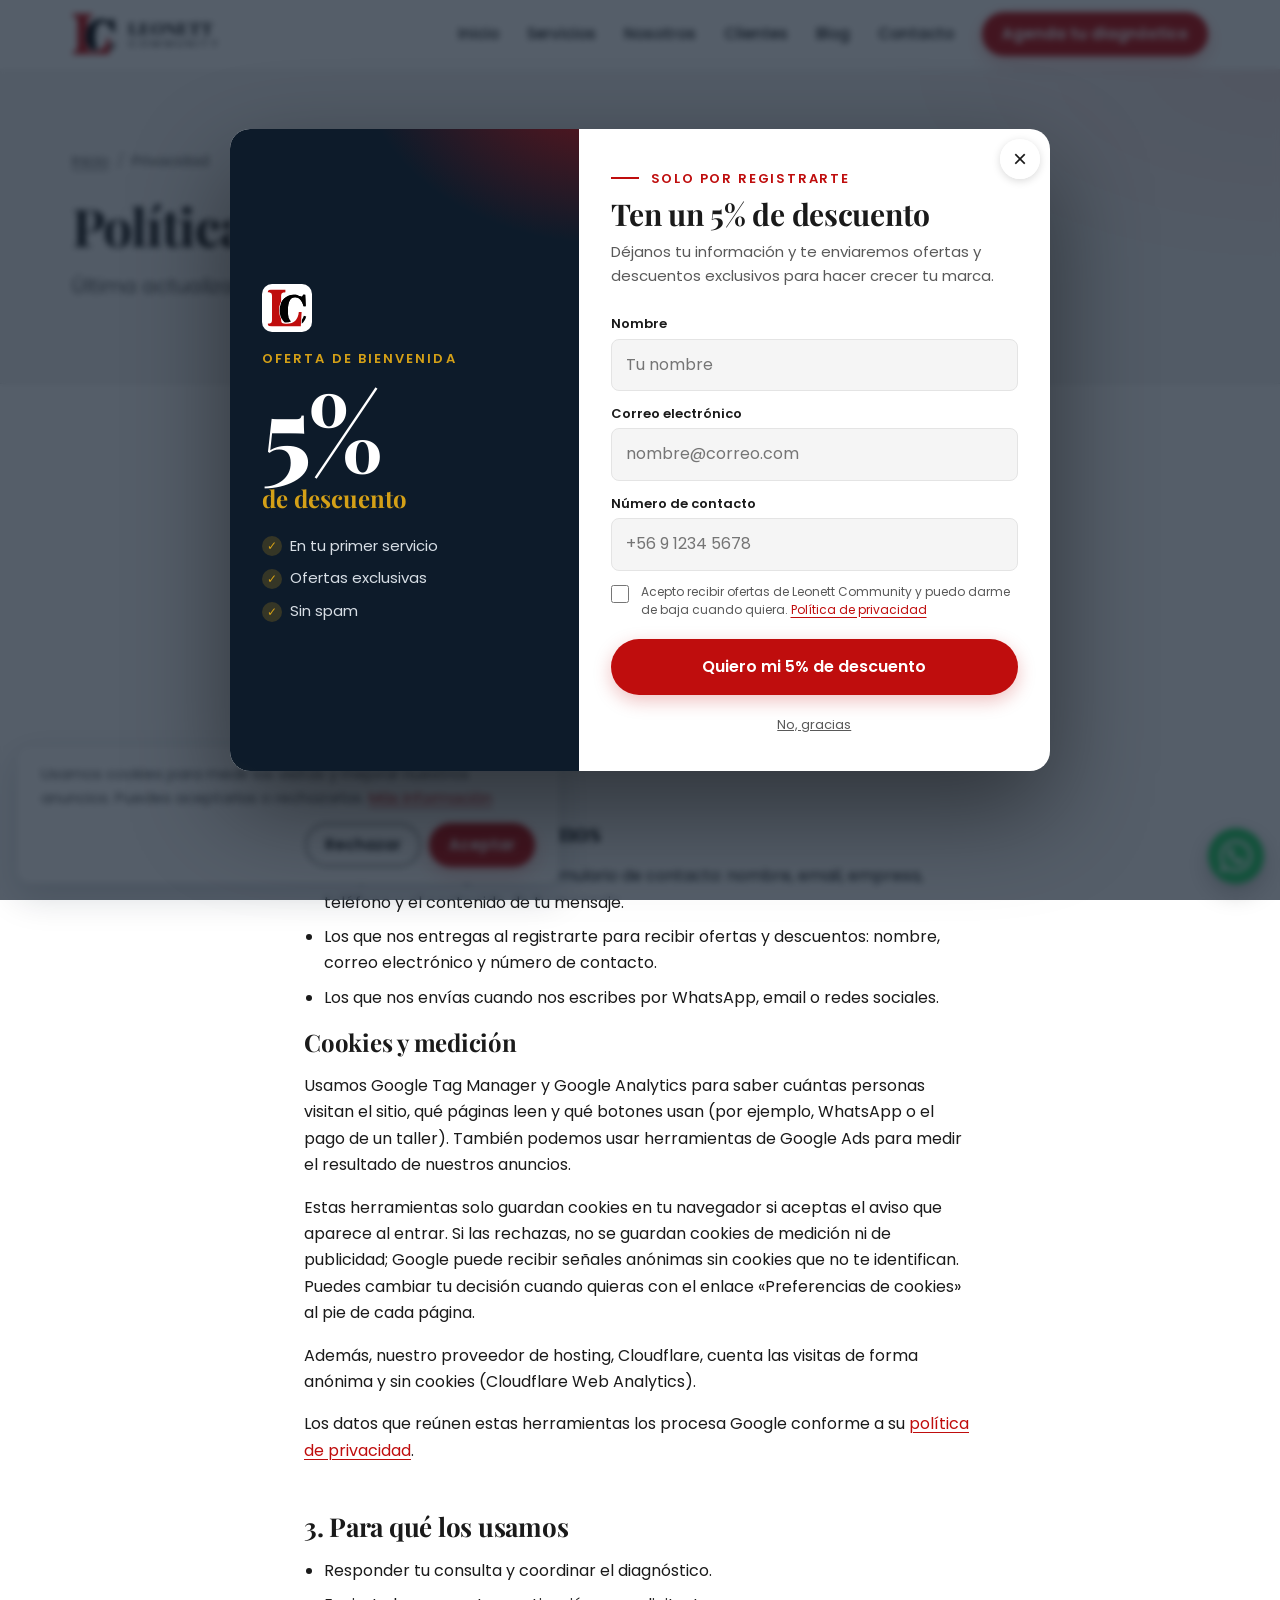
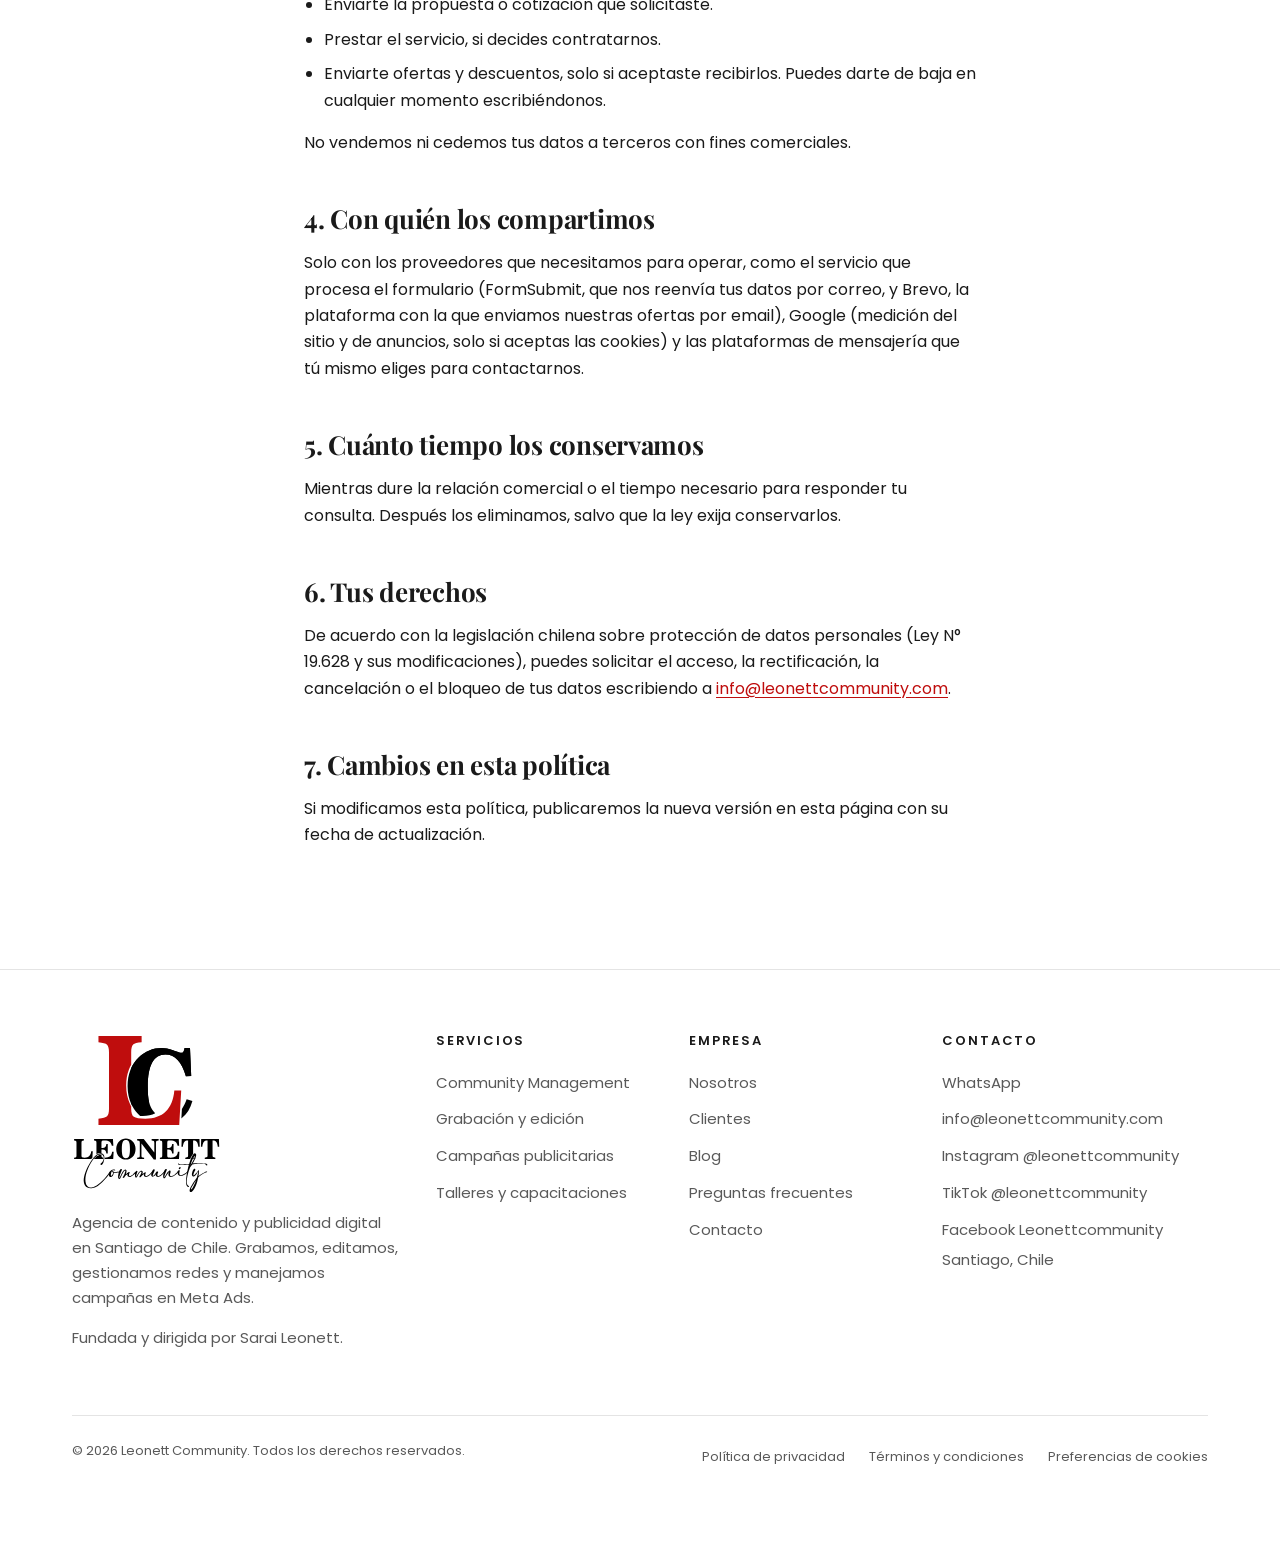
<file: privacidad.html>
<!DOCTYPE html>
<html lang="es-CL">
<head>
  <meta charset="utf-8">
  <meta name="viewport" content="width=device-width, initial-scale=1">
  <!-- Google Tag Manager + aviso de cookies (ver js/medicion.js) -->
  <script src="js/medicion.js"></script>
  <title>Política de privacidad | Leonett Community</title>
  <meta name="description" content="Cómo Leonett Community recopila, usa y protege tus datos personales.">
  <meta name="robots" content="index, follow, max-image-preview:large, max-snippet:-1">
  <link rel="canonical" href="https://leonettcommunity.com/privacidad.html">
  <meta name="theme-color" content="#BF0D0D">

  <!-- Open Graph / redes sociales -->
  <meta property="og:type" content="website">
  <meta property="og:locale" content="es_CL">
  <meta property="og:site_name" content="Leonett Community">
  <meta property="og:title" content="Política de privacidad | Leonett Community">
  <meta property="og:description" content="Cómo Leonett Community recopila, usa y protege tus datos personales.">
  <meta property="og:url" content="https://leonettcommunity.com/privacidad.html">
  <meta property="og:image" content="https://leonettcommunity.com/images/og-image.jpg">
  <meta property="og:image:width" content="1200">
  <meta property="og:image:height" content="630">
  <meta name="twitter:card" content="summary_large_image">
  <meta name="twitter:title" content="Política de privacidad | Leonett Community">
  <meta name="twitter:description" content="Cómo Leonett Community recopila, usa y protege tus datos personales.">
  <meta name="twitter:image" content="https://leonettcommunity.com/images/og-image.jpg">

  <link rel="icon" href="/favicon.ico" sizes="48x48">
  <link rel="icon" href="/images/icon-192.png" sizes="192x192" type="image/png">
  <link rel="icon" href="/favicon.svg" type="image/svg+xml">
  <link rel="manifest" href="/site.webmanifest">
  <link rel="apple-touch-icon" href="images/apple-touch-icon.png">
  <link rel="preload" href="fonts/playfair-display.woff2" as="font" type="font/woff2" crossorigin>
  <link rel="preload" href="fonts/poppins-400.woff2" as="font" type="font/woff2" crossorigin>
  <link rel="stylesheet" href="css/styles.css?v=20261124b">
  <script>document.documentElement.classList.add("js");</script>
</head>
<body>
  <!-- Google Tag Manager (noscript) -->
  <noscript><iframe src="https://www.googletagmanager.com/ns.html?id=GTM-KVX25G84" height="0" width="0" style="display:none;visibility:hidden" title="Google Tag Manager"></iframe></noscript>
  <!-- End Google Tag Manager (noscript) -->
  <a class="skip-link" href="#contenido">Saltar al contenido</a>

  <header class="header">
    <div class="container header__inner">
      <a class="marca" href="index.html">
        <img src="images/logo-mark.svg" alt="" width="44" height="42">
        <span class="marca__nombre">LEONETT<small>Community</small></span>
      </a>
      <button class="menu-btn" type="button" aria-expanded="false" aria-controls="nav" aria-label="Abrir menú"><span></span></button>
      <nav class="nav" id="nav" aria-label="Principal">
        <ul class="nav__lista">
          <li><a href="index.html">Inicio</a></li>
          <li><a href="servicios.html">Servicios</a></li>
          <li><a href="nosotros.html">Nosotros</a></li>
          <li><a href="clientes.html">Clientes</a></li>
          <li><a href="blog.html">Blog</a></li>
          <li><a href="contacto.html">Contacto</a></li>
          <li class="nav__cta"><a class="btn btn--primario btn--sm" href="https://wa.me/56949955184?text=Hola%2C%20quiero%20agendar%20un%20diagn%C3%B3stico" target="_blank" rel="noopener noreferrer">Agenda tu diagnóstico</a></li>
        </ul>
      </nav>
    </div>
  </header>

  <main id="contenido">
    <section class="portada">
      <div class="container">
        <nav class="migas" aria-label="Ruta de navegación">
          <ol><li><a href="index.html">Inicio</a></li><li aria-current="page">Privacidad</li></ol>
        </nav>
        <h1>Política de privacidad.</h1>
        <p class="lead">Última actualización: 27 de octubre de 2026.</p>
      </div>
    </section>

    <section class="seccion">
      <div class="container prosa">
        <p class="aviso"><strong>Borrador pendiente de revisión.</strong> Este texto es una plantilla general. Antes de publicar, complétalo con los datos de la empresa y hazlo revisar por un abogado. Luego elimina este aviso.</p>
        <h2>1. Quién es responsable de tus datos</h2>
        <p>Leonett Community (<span data-placeholder>[razón social, RUT y domicilio]</span>), con domicilio en Santiago de Chile, es responsable del tratamiento de los datos personales que entregas a través de este sitio. Puedes escribirnos a <a href="mailto:info@leonettcommunity.com">info@leonettcommunity.com</a>.</p>
        <h2>2. Qué datos recopilamos</h2>
        <ul>
          <li>Los que nos entregas en el formulario de contacto: nombre, email, empresa, teléfono y el contenido de tu mensaje.</li>
          <li>Los que nos entregas al registrarte para recibir ofertas y descuentos: nombre, correo electrónico y número de contacto.</li>
          <li>Los que nos envías cuando nos escribes por WhatsApp, email o redes sociales.</li>
        </ul>
        <h3 id="cookies">Cookies y medición</h3>
        <p>Usamos Google Tag Manager y Google Analytics para saber cuántas personas visitan el sitio, qué páginas leen y qué botones usan (por ejemplo, WhatsApp o el pago de un taller). También podemos usar herramientas de Google Ads para medir el resultado de nuestros anuncios.</p>
        <p>Estas herramientas solo guardan cookies en tu navegador si aceptas el aviso que aparece al entrar. Si las rechazas, no se guardan cookies de medición ni de publicidad; Google puede recibir señales anónimas sin cookies que no te identifican. Puedes cambiar tu decisión cuando quieras con el enlace «Preferencias de cookies» al pie de cada página.</p>
        <p>Además, nuestro proveedor de hosting, Cloudflare, cuenta las visitas de forma anónima y sin cookies (Cloudflare Web Analytics).</p>
        <p>Los datos que reúnen estas herramientas los procesa Google conforme a su <a href="https://policies.google.com/privacy" target="_blank" rel="noopener noreferrer">política de privacidad</a>.</p>
        <h2>3. Para qué los usamos</h2>
        <ul>
          <li>Responder tu consulta y coordinar el diagnóstico.</li>
          <li>Enviarte la propuesta o cotización que solicitaste.</li>
          <li>Prestar el servicio, si decides contratarnos.</li>
          <li>Enviarte ofertas y descuentos, solo si aceptaste recibirlos. Puedes darte de baja en cualquier momento escribiéndonos.</li>
        </ul>
        <p>No vendemos ni cedemos tus datos a terceros con fines comerciales.</p>
        <h2>4. Con quién los compartimos</h2>
        <p>Solo con los proveedores que necesitamos para operar, como el servicio que procesa el formulario (FormSubmit, que nos reenvía tus datos por correo, y Brevo, la plataforma con la que enviamos nuestras ofertas por email), Google (medición del sitio y de anuncios, solo si aceptas las cookies) y las plataformas de mensajería que tú mismo eliges para contactarnos.</p>
        <h2>5. Cuánto tiempo los conservamos</h2>
        <p>Mientras dure la relación comercial o el tiempo necesario para responder tu consulta. Después los eliminamos, salvo que la ley exija conservarlos.</p>
        <h2>6. Tus derechos</h2>
        <p>De acuerdo con la legislación chilena sobre protección de datos personales (Ley N° 19.628 y sus modificaciones), puedes solicitar el acceso, la rectificación, la cancelación o el bloqueo de tus datos escribiendo a <a href="mailto:info@leonettcommunity.com">info@leonettcommunity.com</a>.</p>
        <h2>7. Cambios en esta política</h2>
        <p>Si modificamos esta política, publicaremos la nueva versión en esta página con su fecha de actualización.</p>
      </div>
    </section>
  </main>

  <footer class="footer">
    <div class="container">
      <div class="footer__grid">
        <div>
          <img class="footer__logo" src="images/logo-full.svg" alt="Leonett Community" width="150" height="162" loading="lazy">
          <p>Agencia de contenido y publicidad digital en Santiago de Chile. Grabamos, editamos, gestionamos redes y manejamos campañas en Meta Ads.</p>
          <p>Fundada y dirigida por Sarai Leonett.</p>
        </div>
        <div>
          <h2>Servicios</h2>
          <ul>
            <li><a href="servicios.html#community-management">Community Management</a></li>
            <li><a href="servicios.html#grabacion-edicion">Grabación y edición</a></li>
            <li><a href="servicios.html#campanas">Campañas publicitarias</a></li>
            <li><a href="servicios.html#talleres">Talleres y capacitaciones</a></li>
          </ul>
        </div>
        <div>
          <h2>Empresa</h2>
          <ul>
            <li><a href="nosotros.html">Nosotros</a></li>
            <li><a href="clientes.html">Clientes</a></li>
            <li><a href="blog.html">Blog</a></li>
            <li><a href="index.html#preguntas">Preguntas frecuentes</a></li>
            <li><a href="contacto.html">Contacto</a></li>
          </ul>
        </div>
        <div>
          <h2>Contacto</h2>
          <ul>
            <li><a href="https://wa.me/56949955184?text=Hola%2C%20quiero%20agendar%20un%20diagn%C3%B3stico" target="_blank" rel="noopener noreferrer">WhatsApp</a></li>
            <li><a href="mailto:info@leonettcommunity.com">info@leonettcommunity.com</a></li>
            <li><a href="https://www.instagram.com/leonettcommunity/" target="_blank" rel="noopener noreferrer">Instagram @leonettcommunity</a></li>
            <li><a href="https://www.tiktok.com/@leonettcommunity" target="_blank" rel="noopener noreferrer">TikTok @leonettcommunity</a></li>
            <li><a href="https://www.facebook.com/Leonettcommunity" target="_blank" rel="noopener noreferrer">Facebook Leonettcommunity</a></li>
            <li>Santiago, Chile</li>
          </ul>
        </div>
      </div>
      <div class="footer__pie">
        <p>© <span id="anio">2026</span> Leonett Community. Todos los derechos reservados.</p>
        <ul>
          <li><a href="privacidad.html">Política de privacidad</a></li>
          <li><a href="terminos.html">Términos y condiciones</a></li>
          <li><button type="button" class="footer__cookies" data-cookies>Preferencias de cookies</button></li>
        </ul>
      </div>
    </div>
  </footer>

  <a class="wa-flotante" href="https://wa.me/56949955184?text=Hola%2C%20quiero%20agendar%20un%20diagn%C3%B3stico" target="_blank" rel="noopener noreferrer" aria-label="Escríbenos por WhatsApp">
    <img src="images/whatsapp-blanco.png" alt="" width="32" height="32">
  </a>


  <!--
    POP-UP DE DESCUENTO
    Cada registro se guarda en Brevo (formulario "Web 5%", lista "Descuento 5%") y además
    llega un aviso a info@leonettcommunity.com con FormSubmit (formsubmit.co).
    La primera vez que alguien lo complete, FormSubmit enviará un correo de activación a esa casilla:
    hay que abrirlo y confirmar. Desde ahí, cada registro llega como un correo.
    Para cambiar el correo de destino, edita "popupDestino" en js/main.js.
  -->
  <dialog class="popup" id="popup-descuento" aria-labelledby="popup-titulo">
    <button class="popup__cerrar" type="button" data-cerrar aria-label="Cerrar">&times;</button>
    <div class="popup__lado" aria-hidden="true">
      <img class="popup__logo" src="images/logo-mark.svg" alt="" width="44" height="42">
      <p class="popup__kicker">Oferta de bienvenida</p>
      <p class="popup__pct"><strong>5%</strong><span>de descuento</span></p>
      <ul class="popup__beneficios">
        <li>En tu primer servicio</li>
        <li>Ofertas exclusivas</li>
        <li>Sin spam</li>
      </ul>
    </div>
    <div class="popup__cuerpo">
      <div class="popup__paso">
        <p class="eyebrow">Solo por registrarte</p>
        <h2 id="popup-titulo" tabindex="-1" autofocus>Ten un 5% de descuento</h2>
        <p class="popup__texto">Déjanos tu información y te enviaremos ofertas y descuentos exclusivos para hacer crecer tu marca.</p>
        <form class="popup__form" id="form-popup" novalidate>
          <div class="campo">
            <label for="p-nombre">Nombre</label>
            <input id="p-nombre" name="nombre" type="text" autocomplete="name" required maxlength="80" placeholder="Tu nombre" aria-describedby="pe-nombre">
            <p class="campo__error" id="pe-nombre"></p>
          </div>
          <div class="campo">
            <label for="p-email">Correo electrónico</label>
            <input id="p-email" name="email" type="email" autocomplete="email" inputmode="email" required maxlength="120" placeholder="nombre@correo.com" aria-describedby="pe-email">
            <p class="campo__error" id="pe-email"></p>
          </div>
          <div class="campo">
            <label for="p-telefono">Número de contacto</label>
            <input id="p-telefono" name="telefono" type="tel" autocomplete="tel" inputmode="tel" required pattern="[0-9\s+\(\)\-]{8,20}" maxlength="20" placeholder="+56 9 1234 5678" aria-describedby="pe-telefono">
            <p class="campo__error" id="pe-telefono"></p>
          </div>
          <div class="campo campo--check">
            <input id="p-acepto" name="acepto" type="checkbox" required value="Sí" aria-describedby="pe-acepto">
            <label for="p-acepto">Acepto recibir ofertas de Leonett Community y puedo darme de baja cuando quiera. <a href="privacidad.html">Política de privacidad</a></label>
            <p class="campo__error" id="pe-acepto"></p>
          </div>
          <input class="trampa" type="text" name="_honey" tabindex="-1" autocomplete="off" aria-hidden="true">
          <button class="btn btn--primario btn--lg" type="submit">Quiero mi 5% de descuento</button>
          <p class="form__estado" role="status" aria-live="polite"></p>
        </form>
        <button class="popup__no" type="button" data-cerrar>No, gracias</button>
      </div>
      <div class="popup__ok" hidden>
        <p class="popup__check" aria-hidden="true">✓</p>
        <h2>¡Listo, ya estás registrado!</h2>
        <p class="popup__texto">Te enviaremos tu 5% de descuento y nuestras próximas ofertas a tu correo.</p>
        <button class="btn btn--primario" type="button" data-cerrar>Seguir navegando</button>
      </div>
    </div>
  </dialog>

  <script src="js/main.js?v=20261124" defer></script>
</body>
</html>
</file>
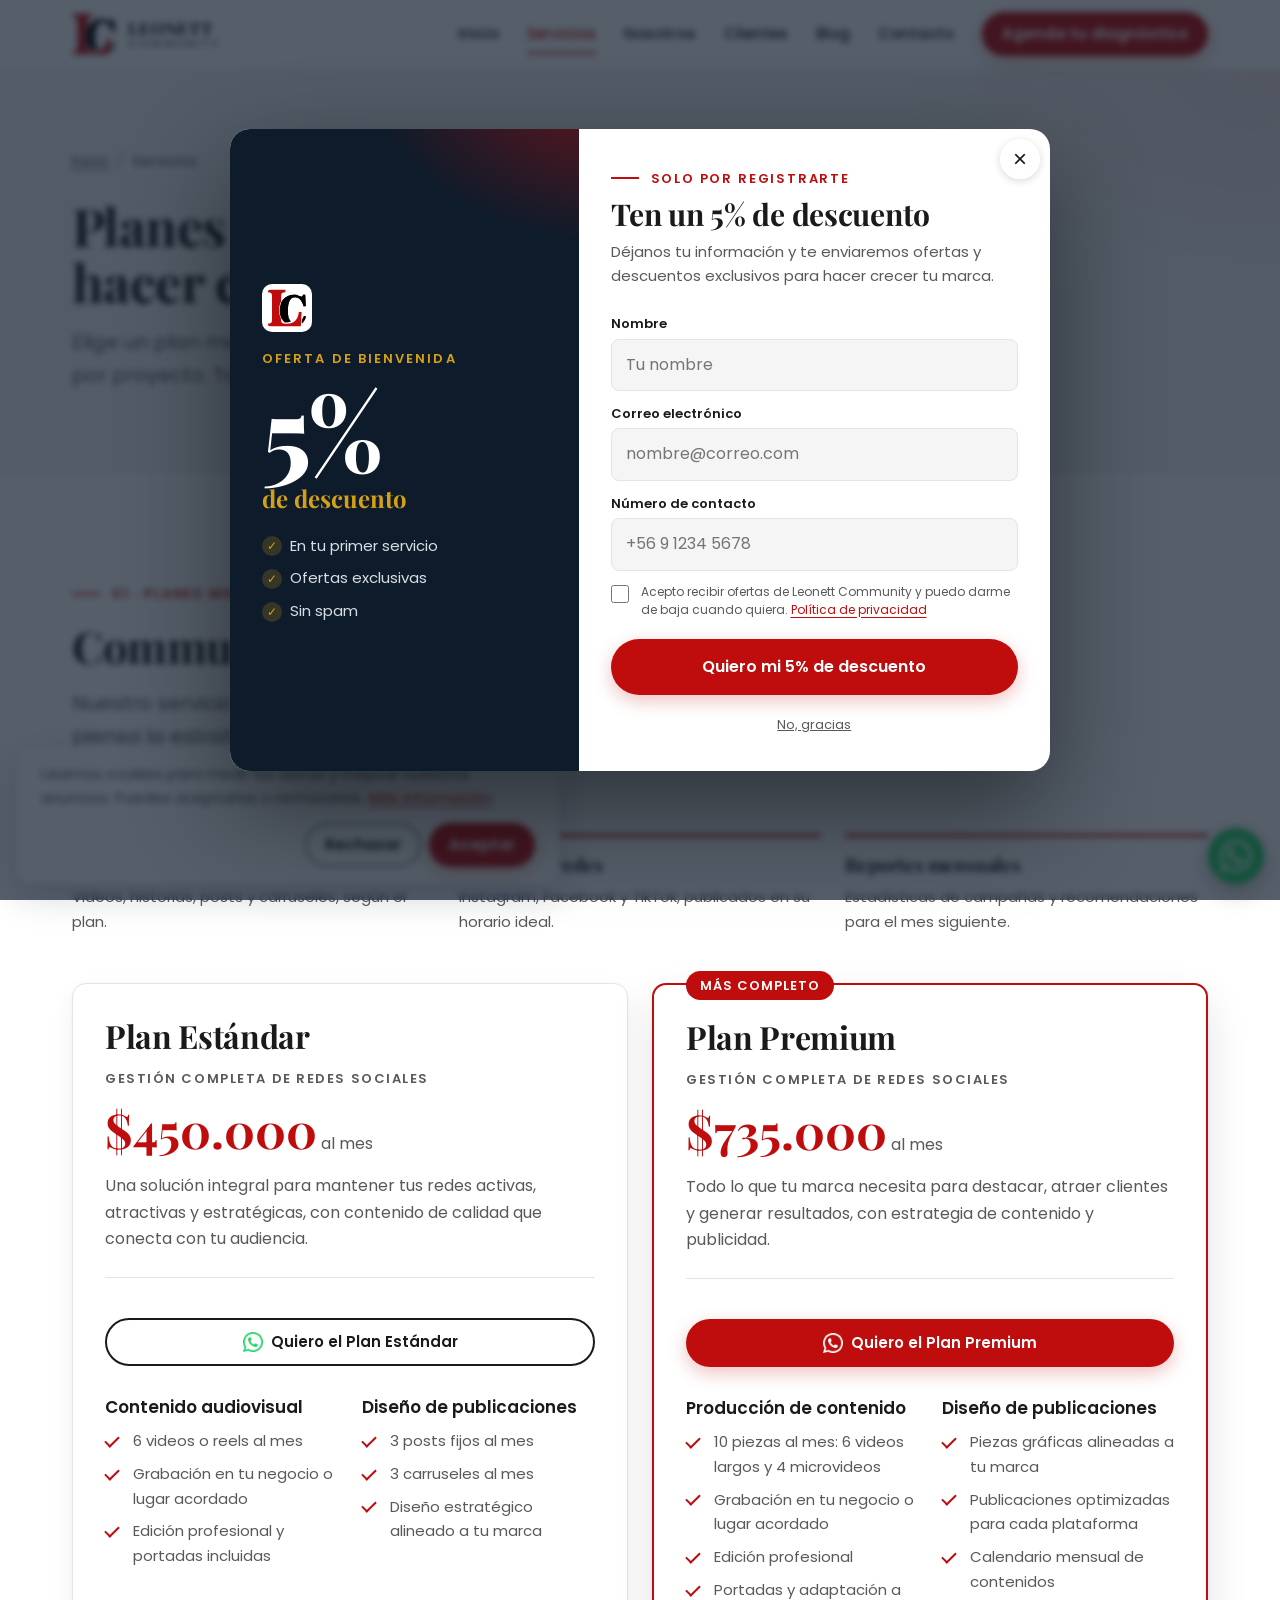
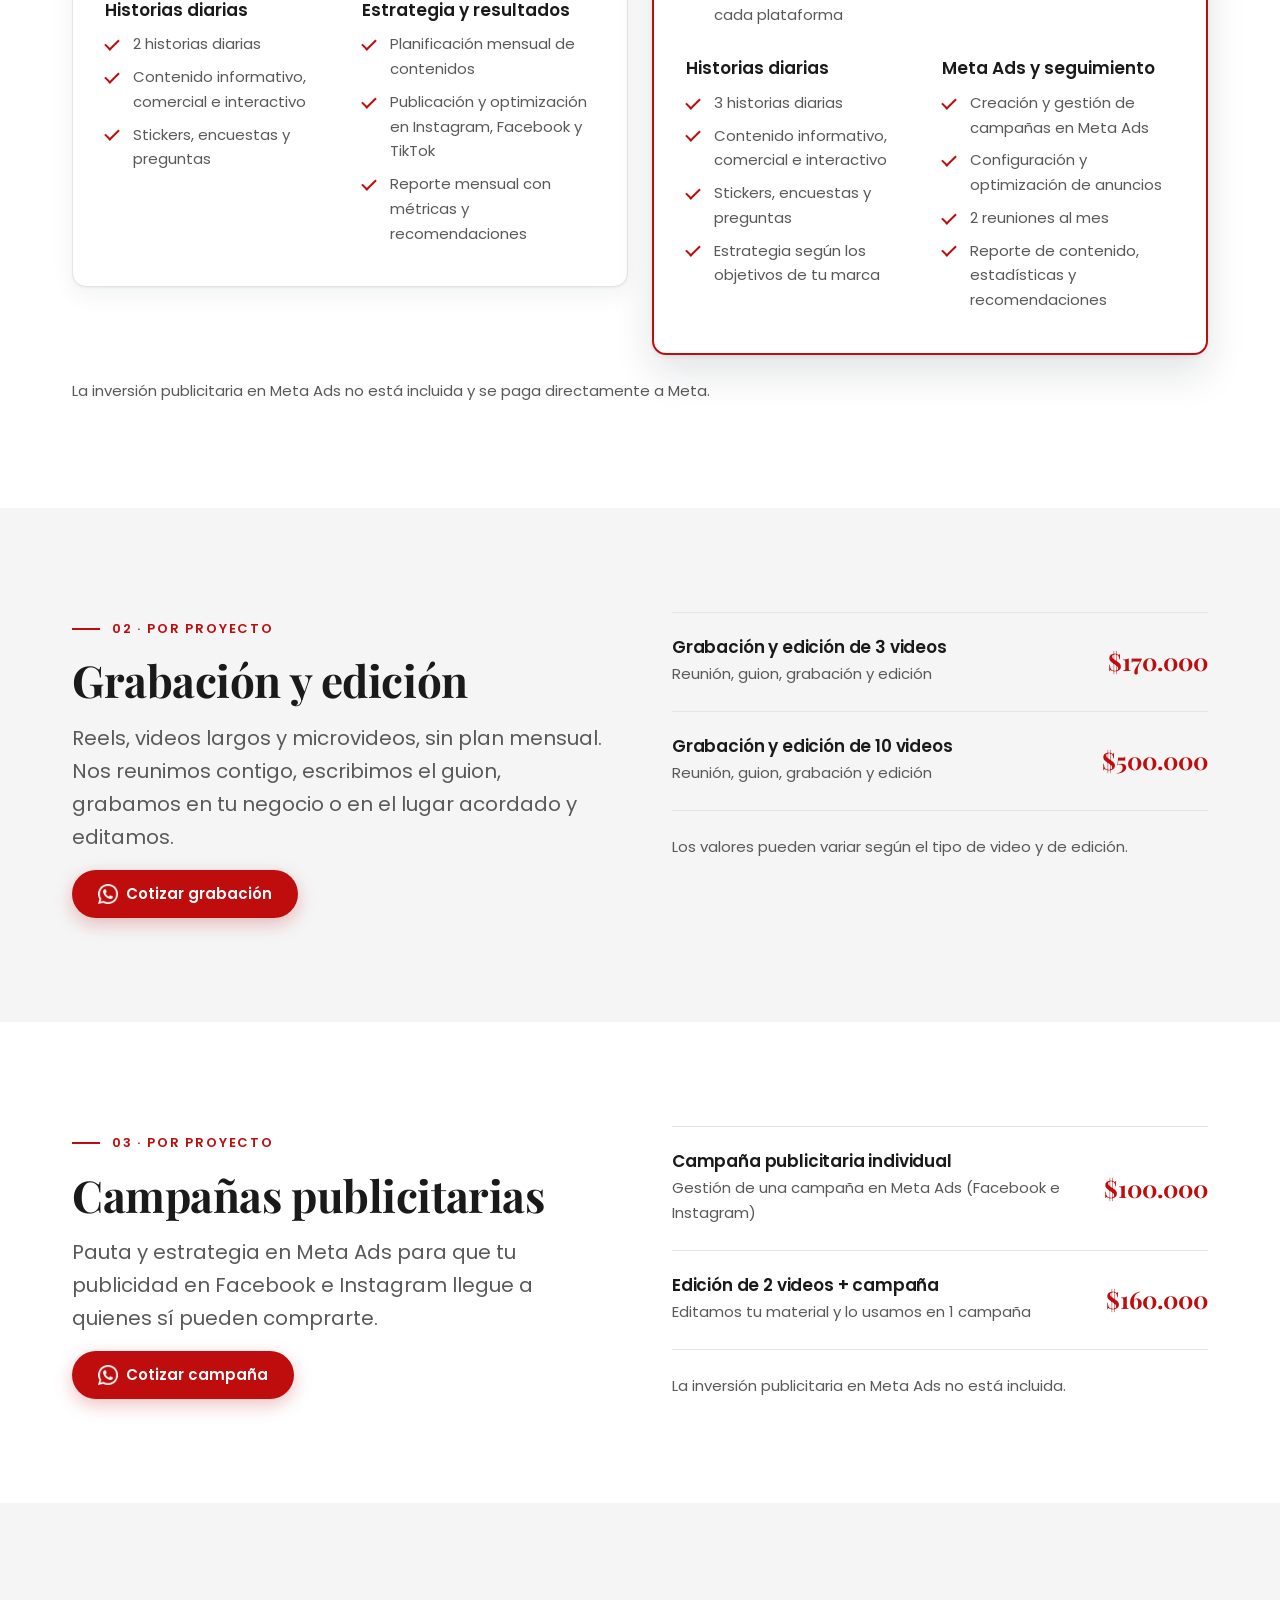
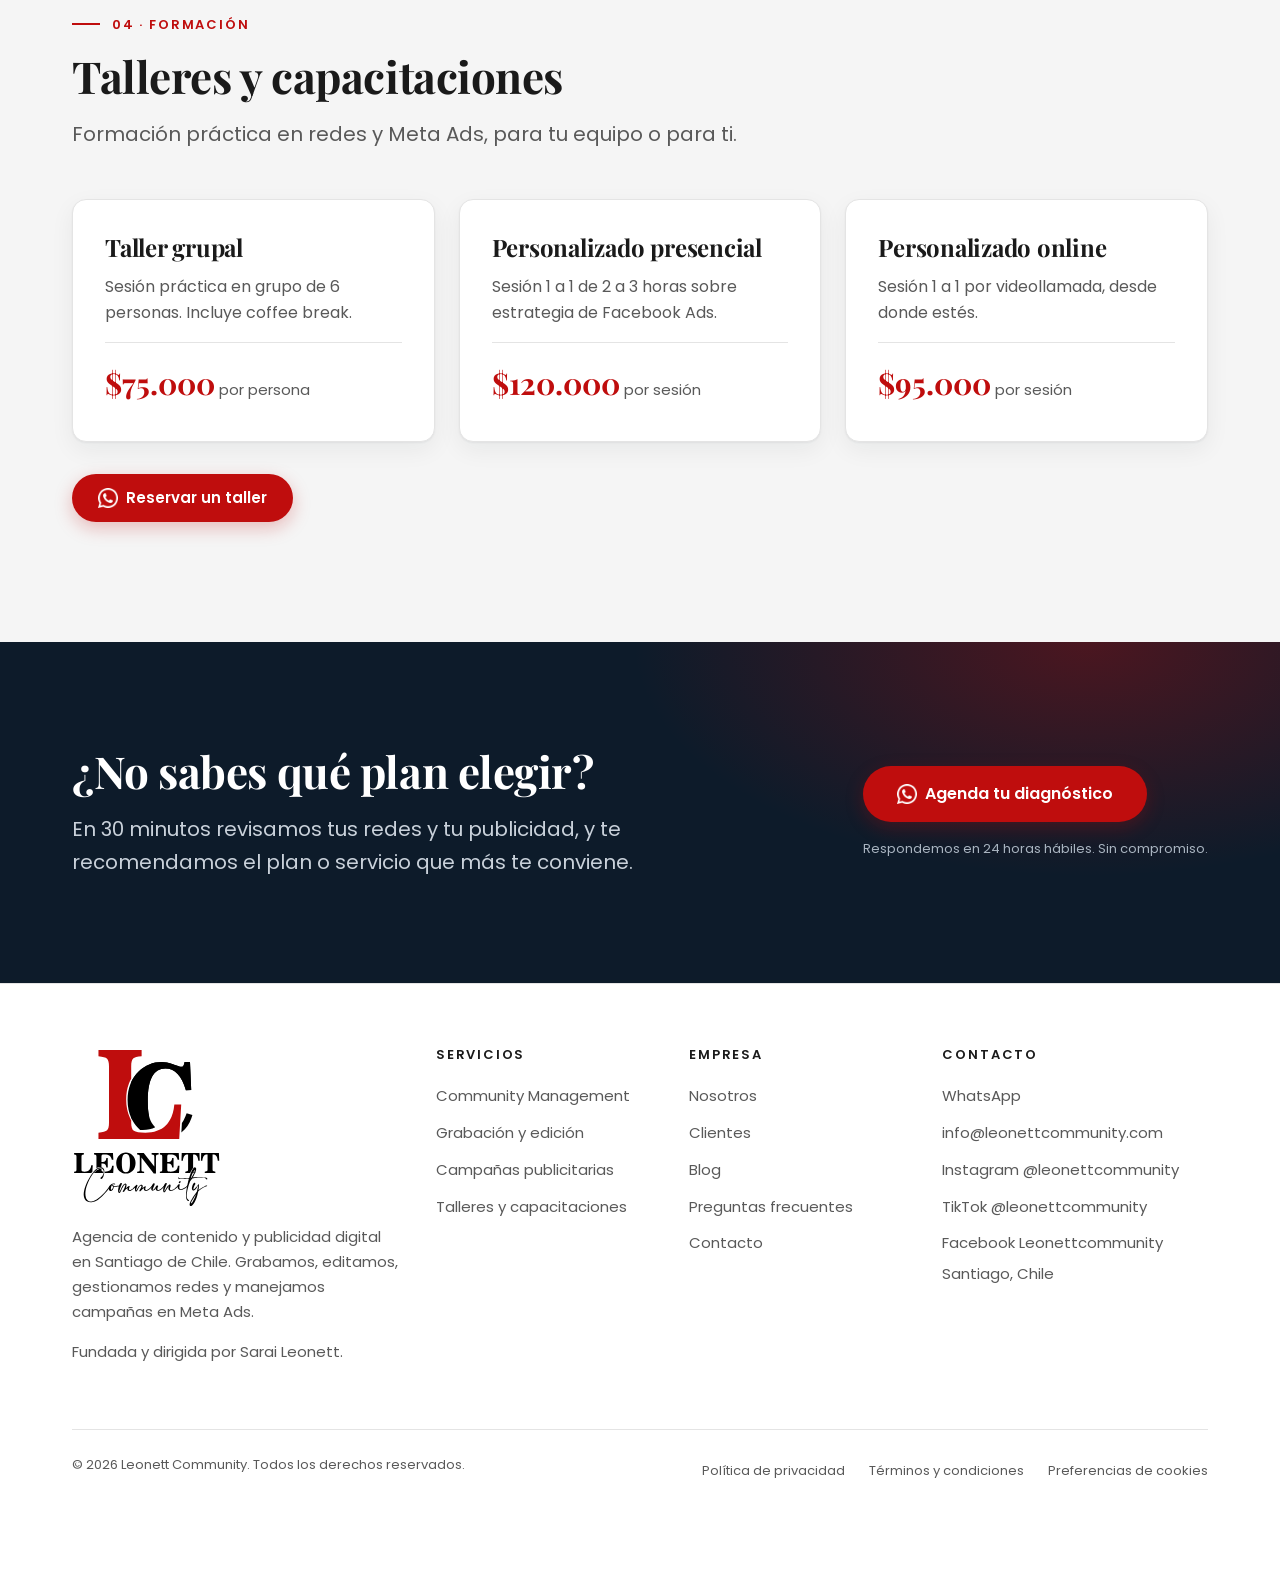
<file: servicios.html>
<!DOCTYPE html>
<html lang="es-CL">
<head>
  <meta charset="utf-8">
  <meta name="viewport" content="width=device-width, initial-scale=1">
  <!-- Google Tag Manager + aviso de cookies (ver js/medicion.js) -->
  <script src="js/medicion.js"></script>
  <title>Planes y servicios | Leonett Community</title>
  <meta name="description" content="Community Management desde $450.000 al mes, grabación y edición de videos, campañas en Meta Ads y talleres. Conoce qué incluye cada plan y sus valores.">
  <meta name="robots" content="index, follow, max-image-preview:large, max-snippet:-1">
  <link rel="canonical" href="https://leonettcommunity.com/servicios.html">
  <meta name="theme-color" content="#BF0D0D">

  <!-- Open Graph / redes sociales -->
  <meta property="og:type" content="website">
  <meta property="og:locale" content="es_CL">
  <meta property="og:site_name" content="Leonett Community">
  <meta property="og:title" content="Planes y servicios | Leonett Community">
  <meta property="og:description" content="Community Management desde $450.000 al mes, grabación y edición de videos, campañas en Meta Ads y talleres. Conoce qué incluye cada plan y sus valores.">
  <meta property="og:url" content="https://leonettcommunity.com/servicios.html">
  <meta property="og:image" content="https://leonettcommunity.com/images/og-image.jpg">
  <meta property="og:image:width" content="1200">
  <meta property="og:image:height" content="630">
  <meta name="twitter:card" content="summary_large_image">
  <meta name="twitter:title" content="Planes y servicios | Leonett Community">
  <meta name="twitter:description" content="Community Management desde $450.000 al mes, grabación y edición de videos, campañas en Meta Ads y talleres. Conoce qué incluye cada plan y sus valores.">
  <meta name="twitter:image" content="https://leonettcommunity.com/images/og-image.jpg">

  <link rel="icon" href="/favicon.ico" sizes="48x48">
  <link rel="icon" href="/images/icon-192.png" sizes="192x192" type="image/png">
  <link rel="icon" href="/favicon.svg" type="image/svg+xml">
  <link rel="manifest" href="/site.webmanifest">
  <link rel="apple-touch-icon" href="images/apple-touch-icon.png">
  <link rel="preload" href="fonts/playfair-display.woff2" as="font" type="font/woff2" crossorigin>
  <link rel="preload" href="fonts/poppins-400.woff2" as="font" type="font/woff2" crossorigin>
  <link rel="stylesheet" href="css/styles.css?v=20261124b">
  <script>document.documentElement.classList.add("js");</script>
  <script type="application/ld+json">{"@context": "https://schema.org", "@type": "ProfessionalService", "name": "Leonett Community", "url": "https://leonettcommunity.com/", "areaServed": "CL", "hasOfferCatalog": {"@type": "OfferCatalog", "name": "Planes y servicios", "itemListElement": [{"@type": "Offer", "name": "Plan Estándar", "price": 450000, "priceCurrency": "CLP", "itemOffered": {"@type": "Service", "name": "Community Management — Plan Estándar"}}, {"@type": "Offer", "name": "Plan Premium", "price": 735000, "priceCurrency": "CLP", "itemOffered": {"@type": "Service", "name": "Community Management — Plan Premium"}}, {"@type": "Offer", "name": "Grabación y edición de 3 videos", "price": 170000, "priceCurrency": "CLP", "itemOffered": {"@type": "Service", "name": "Grabación y edición de 3 videos", "description": "Reunión, guion, grabación y edición"}}, {"@type": "Offer", "name": "Grabación y edición de 10 videos", "price": 500000, "priceCurrency": "CLP", "itemOffered": {"@type": "Service", "name": "Grabación y edición de 10 videos", "description": "Reunión, guion, grabación y edición"}}, {"@type": "Offer", "name": "Campaña publicitaria individual", "price": 100000, "priceCurrency": "CLP", "itemOffered": {"@type": "Service", "name": "Campaña publicitaria individual", "description": "Gestión de una campaña en Meta Ads (Facebook e Instagram)"}}, {"@type": "Offer", "name": "Edición de 2 videos + campaña", "price": 160000, "priceCurrency": "CLP", "itemOffered": {"@type": "Service", "name": "Edición de 2 videos + campaña", "description": "Editamos tu material y lo usamos en 1 campaña"}}, {"@type": "Offer", "name": "Taller taller grupal", "price": 75000, "priceCurrency": "CLP", "itemOffered": {"@type": "Service", "name": "Taller grupal", "description": "Sesión práctica en grupo de 6 personas. Incluye coffee break."}}, {"@type": "Offer", "name": "Taller personalizado presencial", "price": 120000, "priceCurrency": "CLP", "itemOffered": {"@type": "Service", "name": "Personalizado presencial", "description": "Sesión 1 a 1 de 2 a 3 horas sobre estrategia de Facebook Ads."}}, {"@type": "Offer", "name": "Taller personalizado online", "price": 95000, "priceCurrency": "CLP", "itemOffered": {"@type": "Service", "name": "Personalizado online", "description": "Sesión 1 a 1 por videollamada, desde donde estés."}}]}}</script>
</head>
<body>
  <!-- Google Tag Manager (noscript) -->
  <noscript><iframe src="https://www.googletagmanager.com/ns.html?id=GTM-KVX25G84" height="0" width="0" style="display:none;visibility:hidden" title="Google Tag Manager"></iframe></noscript>
  <!-- End Google Tag Manager (noscript) -->
  <a class="skip-link" href="#contenido">Saltar al contenido</a>

  <header class="header">
    <div class="container header__inner">
      <a class="marca" href="index.html">
        <img src="images/logo-mark.svg" alt="" width="44" height="42">
        <span class="marca__nombre">LEONETT<small>Community</small></span>
      </a>
      <button class="menu-btn" type="button" aria-expanded="false" aria-controls="nav" aria-label="Abrir menú"><span></span></button>
      <nav class="nav" id="nav" aria-label="Principal">
        <ul class="nav__lista">
          <li><a href="index.html">Inicio</a></li>
          <li><a href="servicios.html" aria-current="page">Servicios</a></li>
          <li><a href="nosotros.html">Nosotros</a></li>
          <li><a href="clientes.html">Clientes</a></li>
          <li><a href="blog.html">Blog</a></li>
          <li><a href="contacto.html">Contacto</a></li>
          <li class="nav__cta"><a class="btn btn--primario btn--sm" href="https://wa.me/56949955184?text=Hola%2C%20quiero%20agendar%20un%20diagn%C3%B3stico" target="_blank" rel="noopener noreferrer">Agenda tu diagnóstico</a></li>
        </ul>
      </nav>
    </div>
  </header>

  <main id="contenido">
    <section class="portada">
      <div class="container">
        <nav class="migas" aria-label="Ruta de navegación">
          <ol><li><a href="index.html">Inicio</a></li><li aria-current="page">Servicios</li></ol>
        </nav>
        <h1>Planes y servicios para hacer crecer tu marca.</h1>
        <p class="lead">Elige un plan mensual de Community Management o contrata por proyecto. Todos los valores están en pesos chilenos.</p>
      </div>
    </section>

    <!-- 01 COMMUNITY MANAGEMENT -->
    <section class="seccion" id="community-management" aria-labelledby="cm-titulo">
      <div class="container">
        <div class="encabezado reveal">
          <p class="eyebrow">01 · Planes mensuales</p>
          <h2 id="cm-titulo">Community Management</h2>
          <p>Nuestro servicio de paquete completo: alguien de nuestro equipo piensa la estrategia, crea el contenido y gestiona tus redes todos los meses.</p>
        </div>
        <div class="grid grid--3 feats">
          <div class="feat reveal"><h3>Contenido a medida</h3><p>Videos, historias, posts y carruseles, según el plan.</p></div>
          <div class="feat reveal"><h3>Gestión de redes</h3><p>Instagram, Facebook y TikTok, publicados en su horario ideal.</p></div>
          <div class="feat reveal"><h3>Reportes mensuales</h3><p>Estadísticas de campañas y recomendaciones para el mes siguiente.</p></div>
        </div>
        <div class="planes">
          <article class="card plan reveal" id="plan-estandar">
            
            <h3 class="plan__nombre">Plan Estándar</h3>
            <p class="plan__tipo">Gestión completa de redes sociales</p>
            <p class="plan__precio"><strong>$450.000</strong> <span>al mes</span></p>
            <p class="plan__desc">Una solución integral para mantener tus redes activas, atractivas y estratégicas, con contenido de calidad que conecta con tu audiencia.</p>
            <a class="btn btn--borde plan__cta" href="https://wa.me/56949955184?text=Hola%2C%20me%20interesa%20el%20Plan%20Est%C3%A1ndar%20de%20Community%20Management" target="_blank" rel="noopener noreferrer"><img class="ico-wa" src="images/whatsapp.png" alt="" width="20" height="20"> Quiero el Plan Estándar</a>
            <div class="plan__grupos">
              <div class="plan__grupo">
                <h4>Contenido audiovisual</h4>
                <ul class="lista-check">
                  <li>6 videos o reels al mes</li>
                  <li>Grabación en tu negocio o lugar acordado</li>
                  <li>Edición profesional y portadas incluidas</li>
                </ul>
              </div>
              <div class="plan__grupo">
                <h4>Diseño de publicaciones</h4>
                <ul class="lista-check">
                  <li>3 posts fijos al mes</li>
                  <li>3 carruseles al mes</li>
                  <li>Diseño estratégico alineado a tu marca</li>
                </ul>
              </div>
              <div class="plan__grupo">
                <h4>Historias diarias</h4>
                <ul class="lista-check">
                  <li>2 historias diarias</li>
                  <li>Contenido informativo, comercial e interactivo</li>
                  <li>Stickers, encuestas y preguntas</li>
                </ul>
              </div>
              <div class="plan__grupo">
                <h4>Estrategia y resultados</h4>
                <ul class="lista-check">
                  <li>Planificación mensual de contenidos</li>
                  <li>Publicación y optimización en Instagram, Facebook y TikTok</li>
                  <li>Reporte mensual con métricas y recomendaciones</li>
                </ul>
              </div>
            </div>
          </article>
          <article class="card plan plan--destacado reveal" id="plan-premium">
            <p class="plan__badge">Más completo</p>
            <h3 class="plan__nombre">Plan Premium</h3>
            <p class="plan__tipo">Gestión completa de redes sociales</p>
            <p class="plan__precio"><strong>$735.000</strong> <span>al mes</span></p>
            <p class="plan__desc">Todo lo que tu marca necesita para destacar, atraer clientes y generar resultados, con estrategia de contenido y publicidad.</p>
            <a class="btn btn--primario plan__cta" href="https://wa.me/56949955184?text=Hola%2C%20me%20interesa%20el%20Plan%20Premium%20de%20Community%20Management" target="_blank" rel="noopener noreferrer"><img class="ico-wa" src="images/whatsapp-blanco.png" alt="" width="20" height="20"> Quiero el Plan Premium</a>
            <div class="plan__grupos">
              <div class="plan__grupo">
                <h4>Producción de contenido</h4>
                <ul class="lista-check">
                  <li>10 piezas al mes: 6 videos largos y 4 microvideos</li>
                  <li>Grabación en tu negocio o lugar acordado</li>
                  <li>Edición profesional</li>
                  <li>Portadas y adaptación a cada plataforma</li>
                </ul>
              </div>
              <div class="plan__grupo">
                <h4>Diseño de publicaciones</h4>
                <ul class="lista-check">
                  <li>Piezas gráficas alineadas a tu marca</li>
                  <li>Publicaciones optimizadas para cada plataforma</li>
                  <li>Calendario mensual de contenidos</li>
                </ul>
              </div>
              <div class="plan__grupo">
                <h4>Historias diarias</h4>
                <ul class="lista-check">
                  <li>3 historias diarias</li>
                  <li>Contenido informativo, comercial e interactivo</li>
                  <li>Stickers, encuestas y preguntas</li>
                  <li>Estrategia según los objetivos de tu marca</li>
                </ul>
              </div>
              <div class="plan__grupo">
                <h4>Meta Ads y seguimiento</h4>
                <ul class="lista-check">
                  <li>Creación y gestión de campañas en Meta Ads</li>
                  <li>Configuración y optimización de anuncios</li>
                  <li>2 reuniones al mes</li>
                  <li>Reporte de contenido, estadísticas y recomendaciones</li>
                </ul>
              </div>
            </div>
          </article>
        </div>
        <p class="nota">La inversión publicitaria en Meta Ads no está incluida y se paga directamente a Meta.</p>
      </div>
    </section>

    <!-- 02 GRABACIÓN Y EDICIÓN -->
    <section class="seccion seccion--hueso" id="grabacion-edicion" aria-labelledby="ge-titulo">
      <div class="container dos-col">
        <div class="reveal">
          <p class="eyebrow">02 · Por proyecto</p>
          <h2 id="ge-titulo">Grabación y edición</h2>
          <p class="lead">Reels, videos largos y microvideos, sin plan mensual. Nos reunimos contigo, escribimos el guion, grabamos en tu negocio o en el lugar acordado y editamos.</p>
          <a class="btn btn--primario" href="https://wa.me/56949955184?text=Hola%2C%20quiero%20cotizar%20grabaci%C3%B3n%20y%20edici%C3%B3n%20de%20videos" target="_blank" rel="noopener noreferrer"><img class="ico-wa" src="images/whatsapp-blanco.png" alt="" width="20" height="20"> Cotizar grabación</a>
        </div>
        <div class="reveal">
          <ul class="precios">
              <li class="precio-item">
                <div><h3>Grabación y edición de 3 videos</h3><p>Reunión, guion, grabación y edición</p></div>
                <p class="precio-item__valor">$170.000</p>
              </li>
              <li class="precio-item">
                <div><h3>Grabación y edición de 10 videos</h3><p>Reunión, guion, grabación y edición</p></div>
                <p class="precio-item__valor">$500.000</p>
              </li>
          </ul>
          <p class="nota">Los valores pueden variar según el tipo de video y de edición.</p>
        </div>
      </div>
    </section>

    <!-- 03 CAMPAÑAS -->
    <section class="seccion" id="campanas" aria-labelledby="ca-titulo">
      <div class="container dos-col">
        <div class="reveal">
          <p class="eyebrow">03 · Por proyecto</p>
          <h2 id="ca-titulo">Campañas publicitarias</h2>
          <p class="lead">Pauta y estrategia en Meta Ads para que tu publicidad en Facebook e Instagram llegue a quienes sí pueden comprarte.</p>
          <a class="btn btn--primario" href="https://wa.me/56949955184?text=Hola%2C%20quiero%20cotizar%20una%20campa%C3%B1a%20publicitaria" target="_blank" rel="noopener noreferrer"><img class="ico-wa" src="images/whatsapp-blanco.png" alt="" width="20" height="20"> Cotizar campaña</a>
        </div>
        <div class="reveal">
          <ul class="precios">
              <li class="precio-item">
                <div><h3>Campaña publicitaria individual</h3><p>Gestión de una campaña en Meta Ads (Facebook e Instagram)</p></div>
                <p class="precio-item__valor">$100.000</p>
              </li>
              <li class="precio-item">
                <div><h3>Edición de 2 videos + campaña</h3><p>Editamos tu material y lo usamos en 1 campaña</p></div>
                <p class="precio-item__valor">$160.000</p>
              </li>
          </ul>
          <p class="nota">La inversión publicitaria en Meta Ads no está incluida.</p>
        </div>
      </div>
    </section>

    <!-- 04 TALLERES -->
    <section class="seccion seccion--hueso" id="talleres" aria-labelledby="ta-titulo">
      <div class="container">
        <div class="encabezado reveal">
          <p class="eyebrow">04 · Formación</p>
          <h2 id="ta-titulo">Talleres y capacitaciones</h2>
          <p>Formación práctica en redes y Meta Ads, para tu equipo o para ti.</p>
        </div>
        <div class="grid grid--3">
          <article class="card taller reveal">
            <h3>Taller grupal</h3>
            <p>Sesión práctica en grupo de 6 personas. Incluye coffee break.</p>
            <p class="taller__precio"><strong>$75.000</strong> <span>por persona</span></p>
          </article>
          <article class="card taller reveal">
            <h3>Personalizado presencial</h3>
            <p>Sesión 1 a 1 de 2 a 3 horas sobre estrategia de Facebook Ads.</p>
            <p class="taller__precio"><strong>$120.000</strong> <span>por sesión</span></p>
          </article>
          <article class="card taller reveal">
            <h3>Personalizado online</h3>
            <p>Sesión 1 a 1 por videollamada, desde donde estés.</p>
            <p class="taller__precio"><strong>$95.000</strong> <span>por sesión</span></p>
          </article>
        </div>
        <p style="margin-top:2rem"><a class="btn btn--primario" href="https://wa.me/56949955184?text=Hola%2C%20quiero%20informaci%C3%B3n%20sobre%20los%20talleres" target="_blank" rel="noopener noreferrer"><img class="ico-wa" src="images/whatsapp-blanco.png" alt="" width="20" height="20"> Reservar un taller</a></p>
      </div>
    </section>

    <section class="seccion oscuro cta" aria-labelledby="cta-titulo">
      <div class="container cta__inner reveal">
        <div>
          <h2 id="cta-titulo">¿No sabes qué plan elegir?</h2>
          <p>En 30 minutos revisamos tus redes y tu publicidad, y te recomendamos el plan o servicio que más te conviene.</p>
        </div>
        <div>
          <a class="btn btn--primario btn--lg" href="https://wa.me/56949955184?text=Hola%2C%20quiero%20agendar%20un%20diagn%C3%B3stico" target="_blank" rel="noopener noreferrer"><img class="ico-wa" src="images/whatsapp-blanco.png" alt="" width="20" height="20"> Agenda tu diagnóstico</a>
          <p class="microcopy">Respondemos en 24 horas hábiles. Sin compromiso.</p>
        </div>
      </div>
    </section>
  </main>

  <footer class="footer">
    <div class="container">
      <div class="footer__grid">
        <div>
          <img class="footer__logo" src="images/logo-full.svg" alt="Leonett Community" width="150" height="162" loading="lazy">
          <p>Agencia de contenido y publicidad digital en Santiago de Chile. Grabamos, editamos, gestionamos redes y manejamos campañas en Meta Ads.</p>
          <p>Fundada y dirigida por Sarai Leonett.</p>
        </div>
        <div>
          <h2>Servicios</h2>
          <ul>
            <li><a href="servicios.html#community-management">Community Management</a></li>
            <li><a href="servicios.html#grabacion-edicion">Grabación y edición</a></li>
            <li><a href="servicios.html#campanas">Campañas publicitarias</a></li>
            <li><a href="servicios.html#talleres">Talleres y capacitaciones</a></li>
          </ul>
        </div>
        <div>
          <h2>Empresa</h2>
          <ul>
            <li><a href="nosotros.html">Nosotros</a></li>
            <li><a href="clientes.html">Clientes</a></li>
            <li><a href="blog.html">Blog</a></li>
            <li><a href="index.html#preguntas">Preguntas frecuentes</a></li>
            <li><a href="contacto.html">Contacto</a></li>
          </ul>
        </div>
        <div>
          <h2>Contacto</h2>
          <ul>
            <li><a href="https://wa.me/56949955184?text=Hola%2C%20quiero%20agendar%20un%20diagn%C3%B3stico" target="_blank" rel="noopener noreferrer">WhatsApp</a></li>
            <li><a href="mailto:info@leonettcommunity.com">info@leonettcommunity.com</a></li>
            <li><a href="https://www.instagram.com/leonettcommunity/" target="_blank" rel="noopener noreferrer">Instagram @leonettcommunity</a></li>
            <li><a href="https://www.tiktok.com/@leonettcommunity" target="_blank" rel="noopener noreferrer">TikTok @leonettcommunity</a></li>
            <li><a href="https://www.facebook.com/Leonettcommunity" target="_blank" rel="noopener noreferrer">Facebook Leonettcommunity</a></li>
            <li>Santiago, Chile</li>
          </ul>
        </div>
      </div>
      <div class="footer__pie">
        <p>© <span id="anio">2026</span> Leonett Community. Todos los derechos reservados.</p>
        <ul>
          <li><a href="privacidad.html">Política de privacidad</a></li>
          <li><a href="terminos.html">Términos y condiciones</a></li>
          <li><button type="button" class="footer__cookies" data-cookies>Preferencias de cookies</button></li>
        </ul>
      </div>
    </div>
  </footer>

  <a class="wa-flotante" href="https://wa.me/56949955184?text=Hola%2C%20quiero%20agendar%20un%20diagn%C3%B3stico" target="_blank" rel="noopener noreferrer" aria-label="Escríbenos por WhatsApp">
    <img src="images/whatsapp-blanco.png" alt="" width="32" height="32">
  </a>


  <!--
    POP-UP DE DESCUENTO
    Cada registro se guarda en Brevo (formulario "Web 5%", lista "Descuento 5%") y además
    llega un aviso a info@leonettcommunity.com con FormSubmit (formsubmit.co).
    La primera vez que alguien lo complete, FormSubmit enviará un correo de activación a esa casilla:
    hay que abrirlo y confirmar. Desde ahí, cada registro llega como un correo.
    Para cambiar el correo de destino, edita "popupDestino" en js/main.js.
  -->
  <dialog class="popup" id="popup-descuento" aria-labelledby="popup-titulo">
    <button class="popup__cerrar" type="button" data-cerrar aria-label="Cerrar">&times;</button>
    <div class="popup__lado" aria-hidden="true">
      <img class="popup__logo" src="images/logo-mark.svg" alt="" width="44" height="42">
      <p class="popup__kicker">Oferta de bienvenida</p>
      <p class="popup__pct"><strong>5%</strong><span>de descuento</span></p>
      <ul class="popup__beneficios">
        <li>En tu primer servicio</li>
        <li>Ofertas exclusivas</li>
        <li>Sin spam</li>
      </ul>
    </div>
    <div class="popup__cuerpo">
      <div class="popup__paso">
        <p class="eyebrow">Solo por registrarte</p>
        <h2 id="popup-titulo" tabindex="-1" autofocus>Ten un 5% de descuento</h2>
        <p class="popup__texto">Déjanos tu información y te enviaremos ofertas y descuentos exclusivos para hacer crecer tu marca.</p>
        <form class="popup__form" id="form-popup" novalidate>
          <div class="campo">
            <label for="p-nombre">Nombre</label>
            <input id="p-nombre" name="nombre" type="text" autocomplete="name" required maxlength="80" placeholder="Tu nombre" aria-describedby="pe-nombre">
            <p class="campo__error" id="pe-nombre"></p>
          </div>
          <div class="campo">
            <label for="p-email">Correo electrónico</label>
            <input id="p-email" name="email" type="email" autocomplete="email" inputmode="email" required maxlength="120" placeholder="nombre@correo.com" aria-describedby="pe-email">
            <p class="campo__error" id="pe-email"></p>
          </div>
          <div class="campo">
            <label for="p-telefono">Número de contacto</label>
            <input id="p-telefono" name="telefono" type="tel" autocomplete="tel" inputmode="tel" required pattern="[0-9\s+\(\)\-]{8,20}" maxlength="20" placeholder="+56 9 1234 5678" aria-describedby="pe-telefono">
            <p class="campo__error" id="pe-telefono"></p>
          </div>
          <div class="campo campo--check">
            <input id="p-acepto" name="acepto" type="checkbox" required value="Sí" aria-describedby="pe-acepto">
            <label for="p-acepto">Acepto recibir ofertas de Leonett Community y puedo darme de baja cuando quiera. <a href="privacidad.html">Política de privacidad</a></label>
            <p class="campo__error" id="pe-acepto"></p>
          </div>
          <input class="trampa" type="text" name="_honey" tabindex="-1" autocomplete="off" aria-hidden="true">
          <button class="btn btn--primario btn--lg" type="submit">Quiero mi 5% de descuento</button>
          <p class="form__estado" role="status" aria-live="polite"></p>
        </form>
        <button class="popup__no" type="button" data-cerrar>No, gracias</button>
      </div>
      <div class="popup__ok" hidden>
        <p class="popup__check" aria-hidden="true">✓</p>
        <h2>¡Listo, ya estás registrado!</h2>
        <p class="popup__texto">Te enviaremos tu 5% de descuento y nuestras próximas ofertas a tu correo.</p>
        <button class="btn btn--primario" type="button" data-cerrar>Seguir navegando</button>
      </div>
    </div>
  </dialog>

  <script src="js/main.js?v=20261124" defer></script>
</body>
</html>
</file>
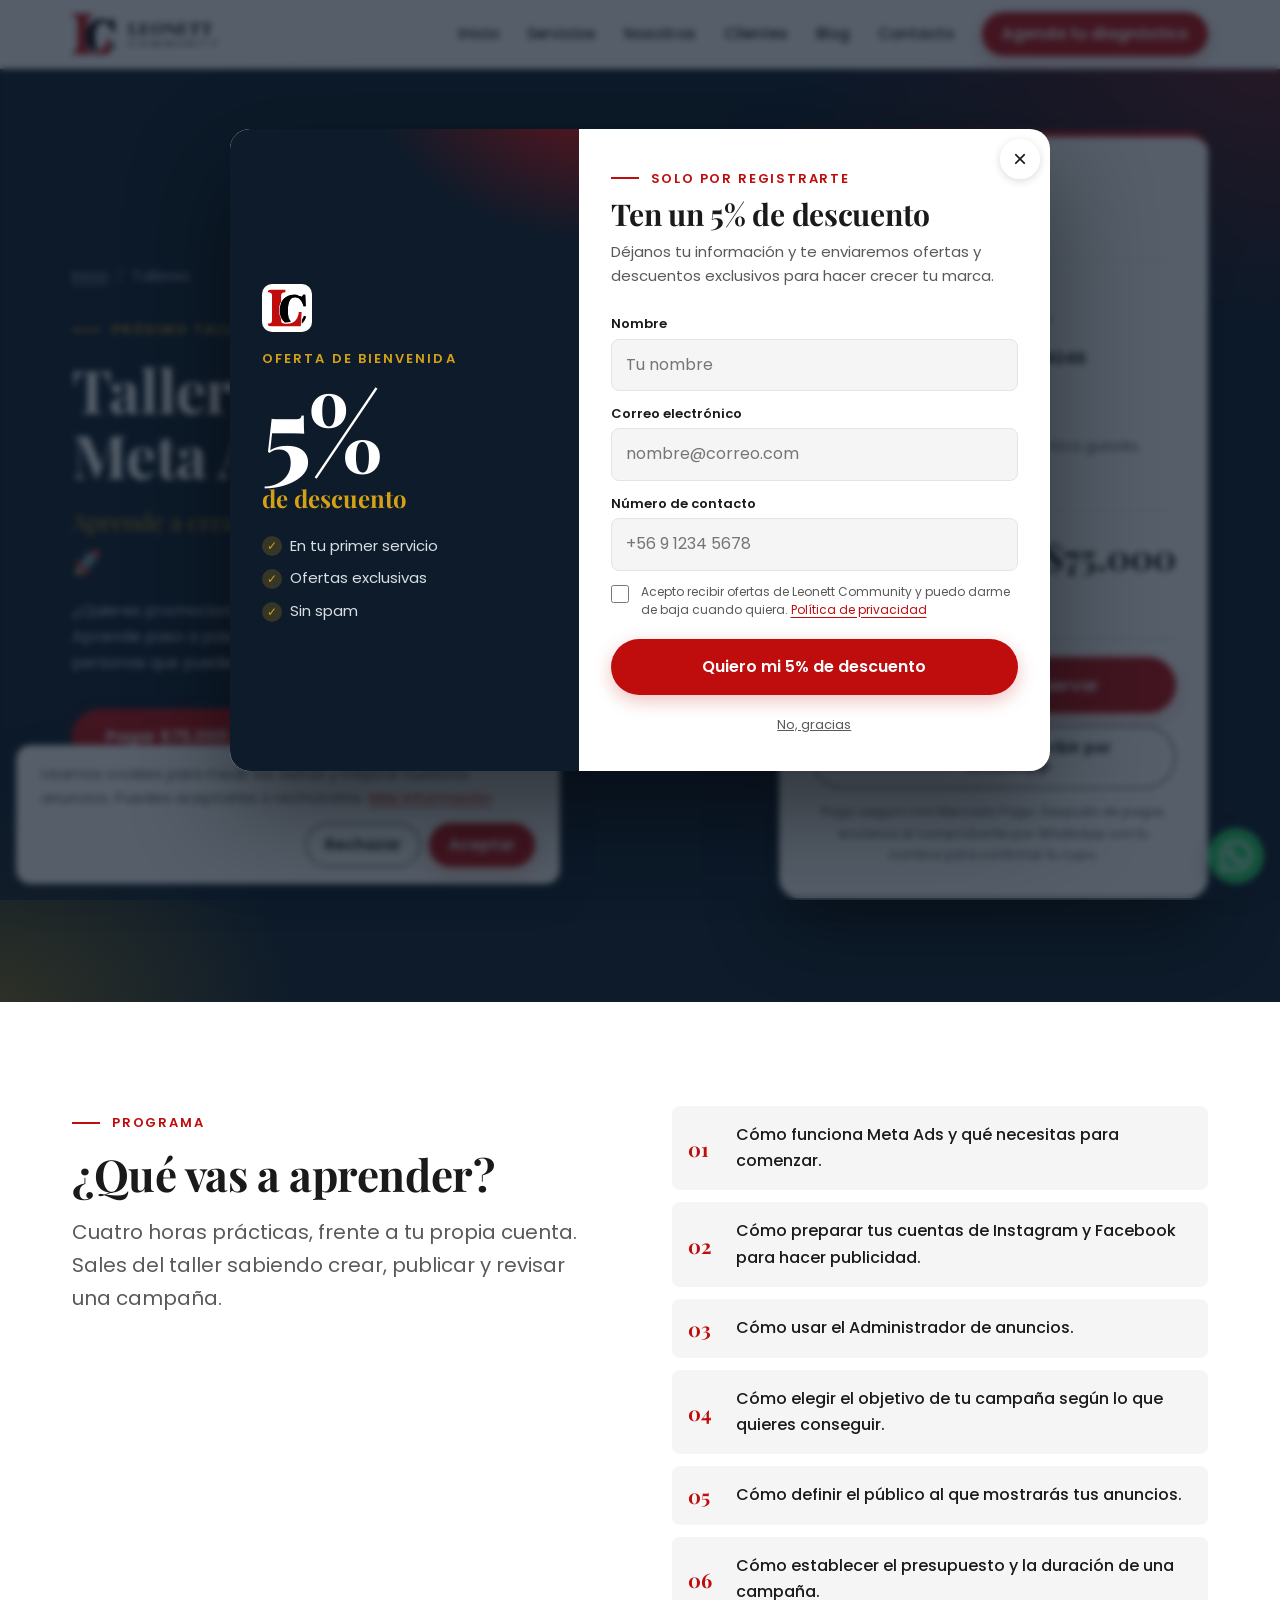
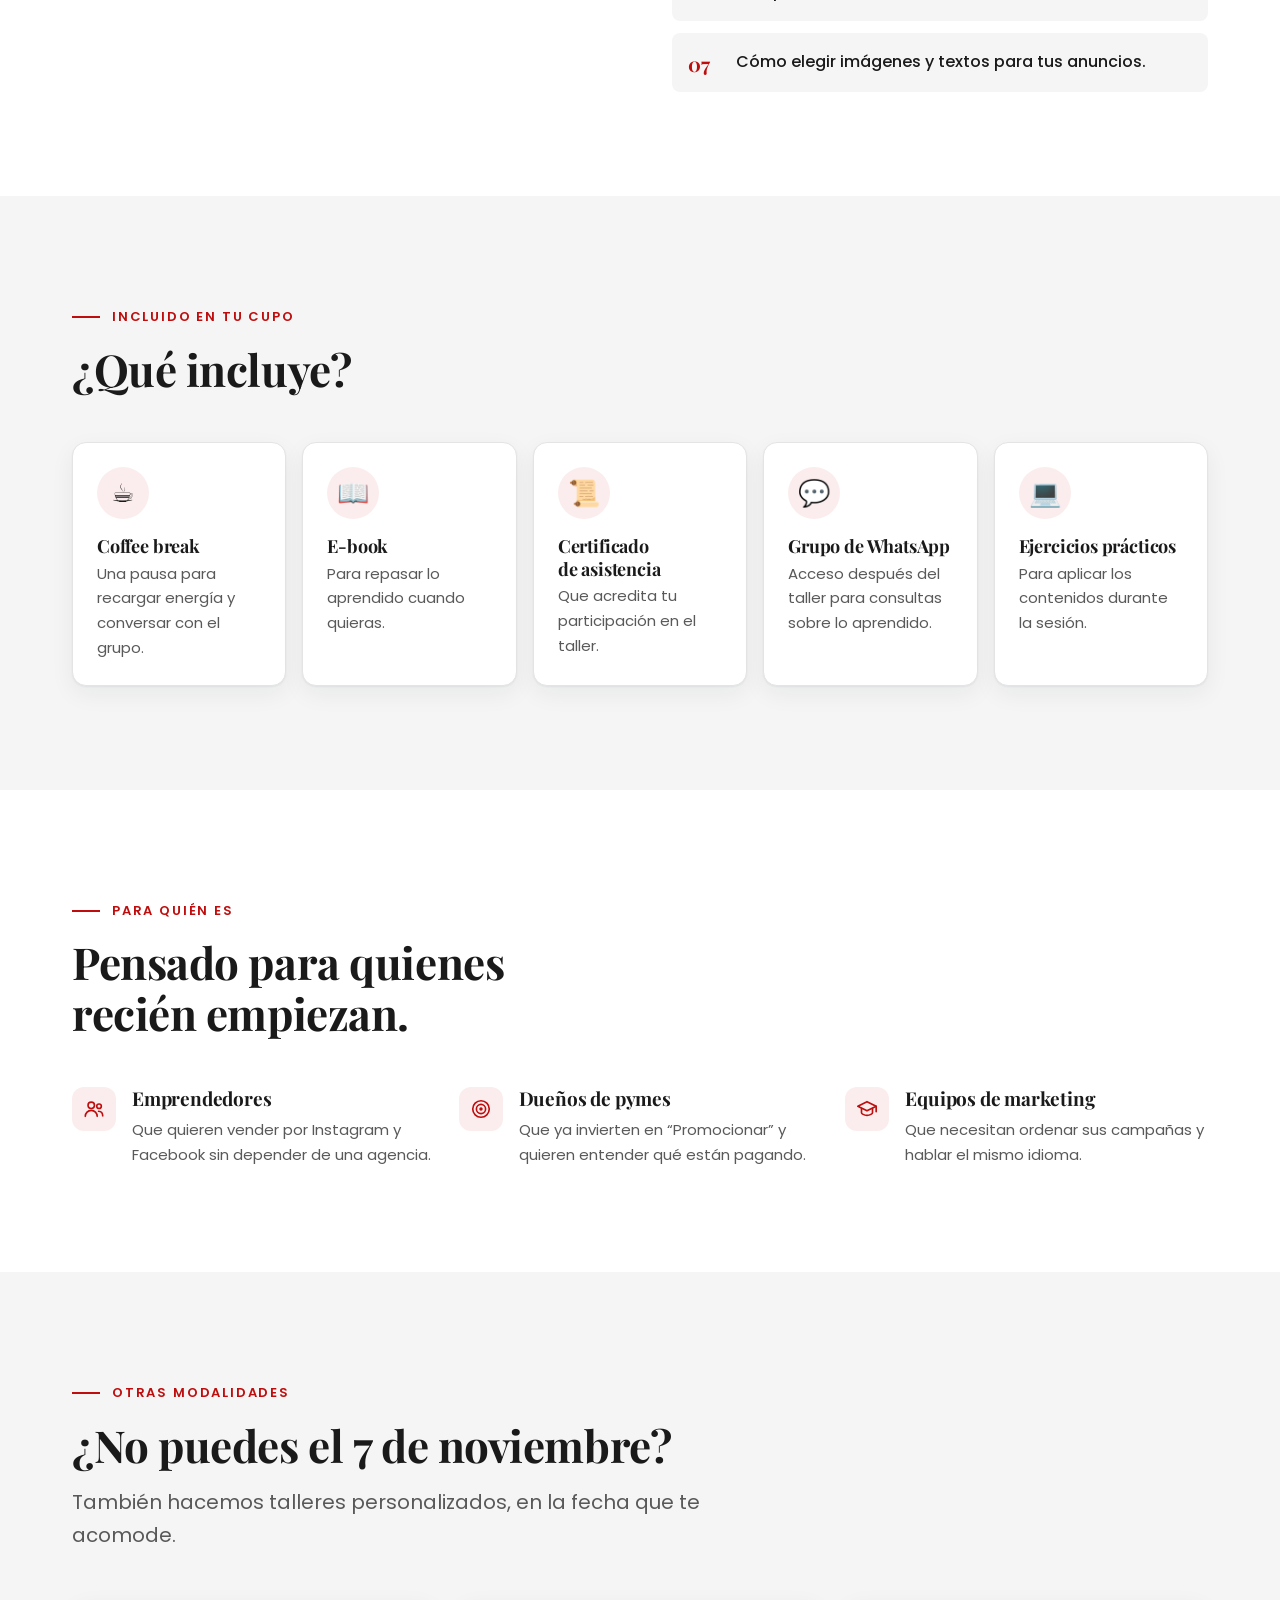
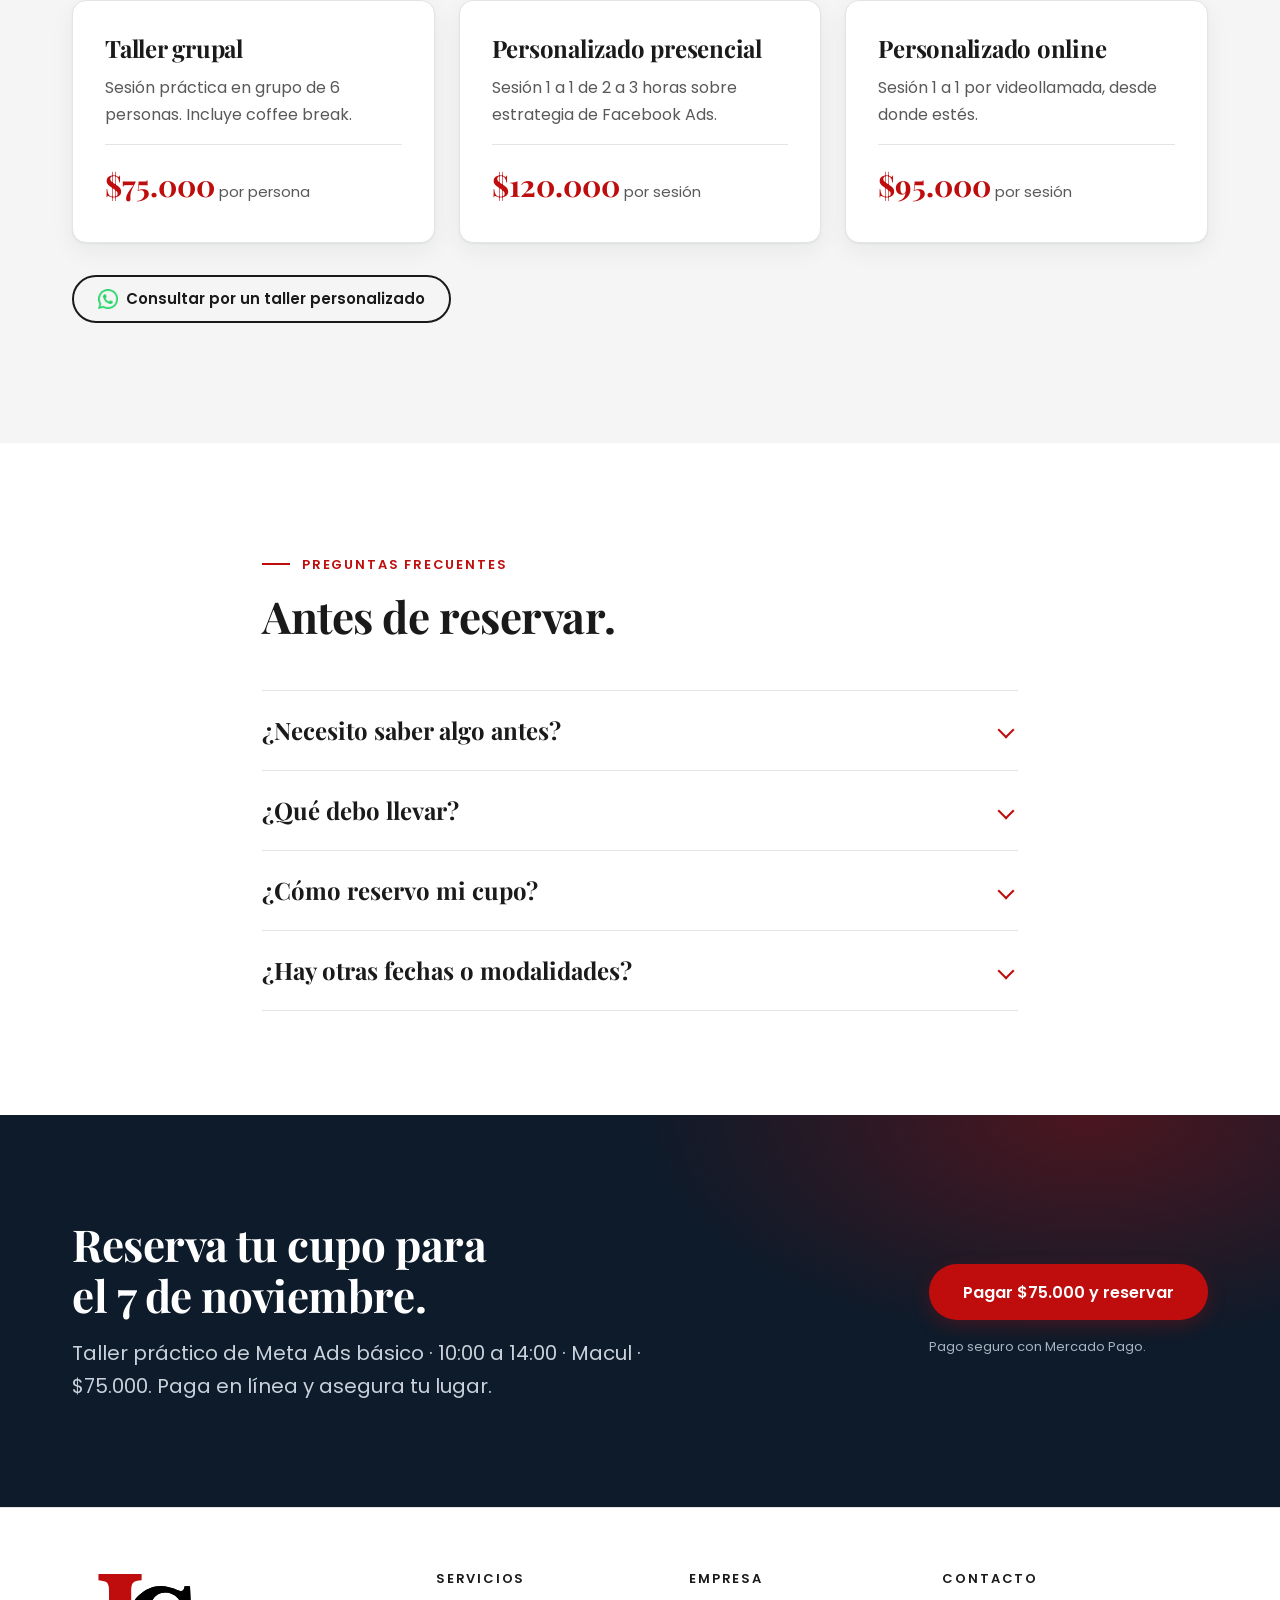
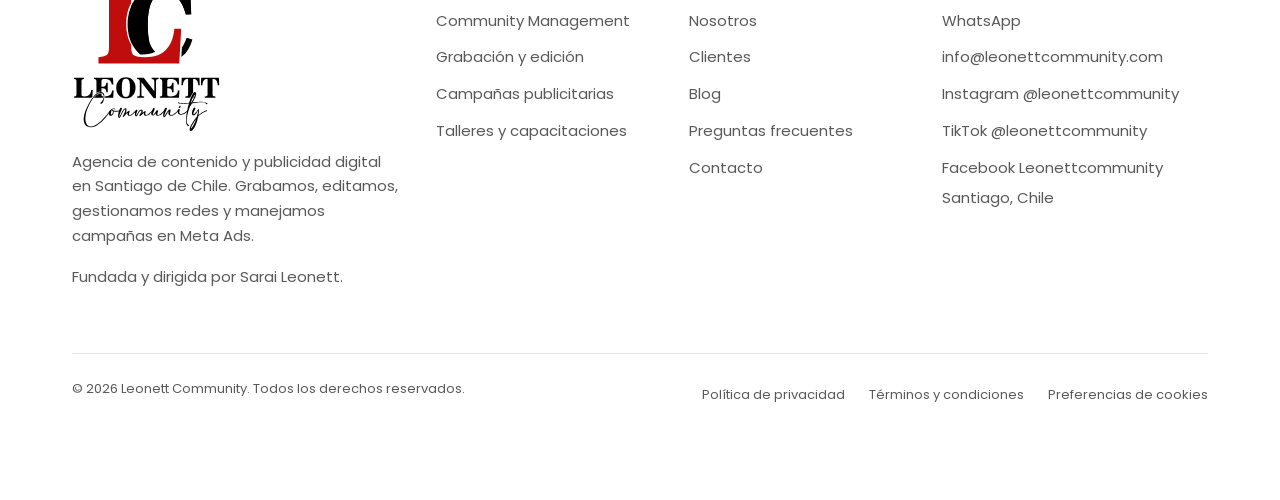
<file: talleres.html>
<!DOCTYPE html>
<html lang="es-CL">
<head>
  <meta charset="utf-8">
  <meta name="viewport" content="width=device-width, initial-scale=1">
  <!-- Google Tag Manager + aviso de cookies (ver js/medicion.js) -->
  <script src="js/medicion.js"></script>
  <title>Taller de Meta Ads en Santiago | Leonett Community</title>
  <meta name="description" content="Taller práctico de Meta Ads básico el sábado 7 de noviembre en Macul, de 10:00 a 14:00. Aprende a crear anuncios para Instagram y Facebook. Valor $75.000.">
  <meta name="robots" content="index, follow, max-image-preview:large, max-snippet:-1">
  <link rel="canonical" href="https://leonettcommunity.com/talleres.html">
  <meta name="theme-color" content="#BF0D0D">

  <!-- Open Graph / redes sociales -->
  <meta property="og:type" content="website">
  <meta property="og:locale" content="es_CL">
  <meta property="og:site_name" content="Leonett Community">
  <meta property="og:title" content="Taller de Meta Ads en Santiago | Leonett Community">
  <meta property="og:description" content="Taller práctico de Meta Ads básico el sábado 7 de noviembre en Macul, de 10:00 a 14:00. Aprende a crear anuncios para Instagram y Facebook. Valor $75.000.">
  <meta property="og:url" content="https://leonettcommunity.com/talleres.html">
  <meta property="og:image" content="https://leonettcommunity.com/images/og-image.jpg">
  <meta property="og:image:width" content="1200">
  <meta property="og:image:height" content="630">
  <meta name="twitter:card" content="summary_large_image">
  <meta name="twitter:title" content="Taller de Meta Ads en Santiago | Leonett Community">
  <meta name="twitter:description" content="Taller práctico de Meta Ads básico el sábado 7 de noviembre en Macul, de 10:00 a 14:00. Aprende a crear anuncios para Instagram y Facebook. Valor $75.000.">
  <meta name="twitter:image" content="https://leonettcommunity.com/images/og-image.jpg">

  <link rel="icon" href="/favicon.ico" sizes="48x48">
  <link rel="icon" href="/images/icon-192.png" sizes="192x192" type="image/png">
  <link rel="icon" href="/favicon.svg" type="image/svg+xml">
  <link rel="manifest" href="/site.webmanifest">
  <link rel="apple-touch-icon" href="images/apple-touch-icon.png">
  <link rel="preload" href="fonts/playfair-display.woff2" as="font" type="font/woff2" crossorigin>
  <link rel="preload" href="fonts/poppins-400.woff2" as="font" type="font/woff2" crossorigin>
  <link rel="stylesheet" href="css/styles.css?v=20261124b">
  <script>document.documentElement.classList.add("js");</script>
  <script type="application/ld+json">{"@context": "https://schema.org", "@type": "Event", "name": "Taller práctico de Meta Ads básico", "description": "Aprende a crear anuncios para Instagram y Facebook", "startDate": "2026-11-07T10:00-03:00", "endDate": "2026-11-07T14:00-03:00", "eventAttendanceMode": "https://schema.org/OfflineEventAttendanceMode", "eventStatus": "https://schema.org/EventScheduled", "location": {"@type": "Place", "name": "Leonett Community", "address": {"@type": "PostalAddress", "streetAddress": "Sergio Vieira de Mello 4046", "addressLocality": "Macul", "addressRegion": "Región Metropolitana", "addressCountry": "CL"}}, "organizer": {"@type": "Organization", "name": "Leonett Community", "url": "https://leonettcommunity.com/"}, "offers": {"@type": "Offer", "price": 75000, "priceCurrency": "CLP", "availability": "https://schema.org/InStock", "url": "https://leonettcommunity.com/talleres.html"}, "image": "https://leonettcommunity.com/images/og-image.jpg", "inLanguage": "es-CL"}</script>
  <script type="application/ld+json">{"@context": "https://schema.org", "@type": "FAQPage", "mainEntity": [{"@type": "Question", "name": "¿Necesito saber algo antes?", "acceptedAnswer": {"@type": "Answer", "text": "No. El taller básico parte desde cero: si tienes una cuenta de Instagram o Facebook para tu negocio, puedes participar."}}, {"@type": "Question", "name": "¿Qué debo llevar?", "acceptedAnswer": {"@type": "Answer", "text": "Tu notebook y el acceso a las cuentas de Instagram y Facebook de tu negocio, para practicar sobre tus propias cuentas."}}, {"@type": "Question", "name": "¿Cómo reservo mi cupo?", "acceptedAnswer": {"@type": "Answer", "text": "Paga $75.000 con el botón Pagar y reservar, a través de Mercado Pago, con tarjeta de débito, crédito u otros medios. Luego envíanos el comprobante por WhatsApp con tu nombre y tu cupo queda confirmado. El taller tiene solo 6 cupos."}}, {"@type": "Question", "name": "¿Hay otras fechas o modalidades?", "acceptedAnswer": {"@type": "Answer", "text": "Sí. También hacemos talleres personalizados, presenciales u online, en la fecha que te acomode."}}]}</script>
</head>
<body>
  <!-- Google Tag Manager (noscript) -->
  <noscript><iframe src="https://www.googletagmanager.com/ns.html?id=GTM-KVX25G84" height="0" width="0" style="display:none;visibility:hidden" title="Google Tag Manager"></iframe></noscript>
  <!-- End Google Tag Manager (noscript) -->
  <a class="skip-link" href="#contenido">Saltar al contenido</a>

  <header class="header">
    <div class="container header__inner">
      <a class="marca" href="index.html">
        <img src="images/logo-mark.svg" alt="" width="44" height="42">
        <span class="marca__nombre">LEONETT<small>Community</small></span>
      </a>
      <button class="menu-btn" type="button" aria-expanded="false" aria-controls="nav" aria-label="Abrir menú"><span></span></button>
      <nav class="nav" id="nav" aria-label="Principal">
        <ul class="nav__lista">
          <li><a href="index.html">Inicio</a></li>
          <li><a href="servicios.html">Servicios</a></li>
          <li><a href="nosotros.html">Nosotros</a></li>
          <li><a href="clientes.html">Clientes</a></li>
          <li><a href="blog.html">Blog</a></li>
          <li><a href="contacto.html">Contacto</a></li>
          <li class="nav__cta"><a class="btn btn--primario btn--sm" href="https://wa.me/56949955184?text=Hola%2C%20quiero%20agendar%20un%20diagn%C3%B3stico" target="_blank" rel="noopener noreferrer">Agenda tu diagnóstico</a></li>
        </ul>
      </nav>
    </div>
  </header>

  <main id="contenido">
    <!-- HERO DEL TALLER -->
    <section class="taller-hero oscuro" aria-labelledby="th-titulo">
      <div class="container taller-hero__grid">
        <div class="reveal">
          <nav class="migas migas--claro" aria-label="Ruta de navegación">
            <ol><li><a href="index.html">Inicio</a></li><li aria-current="page">Talleres</li></ol>
          </nav>
          <p class="eyebrow">Próximo taller · Presencial</p>
          <h1 id="th-titulo">Taller práctico de Meta Ads básico</h1>
          <p class="taller-hero__bajada">Aprende a crear anuncios para Instagram y Facebook 🚀</p>
          <p>¿Quieres promocionar tu negocio, pero no sabes por dónde empezar? Aprende paso a paso a configurar tus primeras campañas y llegar a personas que pueden interesarse en tus productos o servicios.</p>
          <div class="acciones">
            <a class="btn btn--primario btn--lg" data-si-cupos href="https://mpago.la/33uFJGp" target="_blank" rel="noopener noreferrer">Pagar $75.000 y reservar</a>
            <a class="btn btn--borde btn--lg" href="#programa">Ver qué aprenderás</a>
          </div>
        </div>
        <aside class="ficha reveal" aria-label="Datos del taller">
          <p class="ficha__fecha"><span>Sábado</span><strong>7</strong><span>noviembre 2026</span></p>
          <ul class="ficha__datos">
            <li><span class="ficha__ico"><svg viewBox="0 0 24 24" fill="none" stroke="currentColor" stroke-width="1.8" stroke-linecap="round" stroke-linejoin="round" aria-hidden="true" focusable="false"><circle cx="12" cy="12" r="9"/><path d="M12 7v5l3 2"/></svg></span><div><strong>10:00 a 14:00 horas</strong><span>4 horas de taller práctico</span></div></li>
            <li><span class="ficha__ico"><svg viewBox="0 0 24 24" fill="none" stroke="currentColor" stroke-width="1.8" stroke-linecap="round" stroke-linejoin="round" aria-hidden="true" focusable="false"><path d="M12 21s7-6.2 7-11.5a7 7 0 0 0-14 0C5 14.8 12 21 12 21z"/><circle cx="12" cy="9.5" r="2.5"/></svg></span><div><strong>Sergio Vieira de Mello 4046</strong><span>Macul, Santiago</span></div></li>
            <li><span class="ficha__ico"><svg viewBox="0 0 24 24" fill="none" stroke="currentColor" stroke-width="1.8" stroke-linecap="round" stroke-linejoin="round" aria-hidden="true" focusable="false"><circle cx="9" cy="8" r="3.5"/><path d="M2.5 20a6.5 6.5 0 0 1 13 0"/><circle cx="17.5" cy="9" r="2.5"/><path d="M17 14.5a5 5 0 0 1 4.5 5"/></svg></span><div><strong>Solo 6 cupos</strong><span>Grupo reducido, con práctica guiada. Incluye coffee break.</span></div></li>
          </ul>
          <p class="ficha__precio"><span>Valor</span><strong>$75.000</strong></p>
          <p class="ficha__cupos" data-cupos-texto>Quedan <strong data-cupos-num>6</strong> de 6 cupos</p>
          <div class="ficha__barra" aria-hidden="true"><span data-cupos-barra></span></div>
          <div data-si-cupos>
            <a class="btn btn--primario btn--lg ficha__cta" href="https://mpago.la/33uFJGp" target="_blank" rel="noopener noreferrer">Pagar $75.000 y reservar</a>
            <a class="btn btn--borde-claro ficha__cta" href="https://wa.me/56949955184?text=Hola%2C%20quiero%20reservar%20mi%20cupo%20en%20el%20Taller%20pr%C3%A1ctico%20de%20Meta%20Ads%20b%C3%A1sico%20del%20s%C3%A1bado%207%20de%20noviembre" target="_blank" rel="noopener noreferrer"><img class="ico-wa" src="images/whatsapp.png" alt="" width="20" height="20"> Tengo dudas, escribir por WhatsApp</a>
            <p class="ficha__nota">Pago seguro con Mercado Pago. Después de pagar, envíanos el comprobante por WhatsApp con tu nombre para confirmar tu cupo.</p>
          </div>
          <div data-sin-cupos hidden>
            <p class="ficha__agotado">Cupos agotados</p>
            <a class="btn btn--borde-claro ficha__cta" href="https://wa.me/56949955184?text=Hola%2C%20quiero%20que%20me%20avisen%20del%20pr%C3%B3ximo%20taller%20de%20Meta%20Ads" target="_blank" rel="noopener noreferrer"><img class="ico-wa" src="images/whatsapp.png" alt="" width="20" height="20"> Avísame del próximo taller</a>
          </div>
        </aside>
      </div>
    </section>

    <!-- PROGRAMA -->
    <section class="seccion" id="programa" aria-labelledby="prog-titulo">
      <div class="container dos-col">
        <div class="reveal">
          <p class="eyebrow">Programa</p>
          <h2 id="prog-titulo">¿Qué vas a aprender?</h2>
          <p class="lead">Cuatro horas prácticas, frente a tu propia cuenta. Sales del taller sabiendo crear, publicar y revisar una campaña.</p>
        </div>
        <ol class="programa reveal">
              <li>Cómo funciona Meta Ads y qué necesitas para comenzar.</li>
              <li>Cómo preparar tus cuentas de Instagram y Facebook para hacer publicidad.</li>
              <li>Cómo usar el Administrador de anuncios.</li>
              <li>Cómo elegir el objetivo de tu campaña según lo que quieres conseguir.</li>
              <li>Cómo definir el público al que mostrarás tus anuncios.</li>
              <li>Cómo establecer el presupuesto y la duración de una campaña.</li>
              <li>Cómo elegir imágenes y textos para tus anuncios.</li>
        </ol>
      </div>
    </section>

    <!-- QUÉ INCLUYE -->
    <section class="seccion seccion--hueso" id="incluye" aria-labelledby="inc-titulo">
      <div class="container">
        <div class="encabezado reveal">
          <p class="eyebrow">Incluido en tu cupo</p>
          <h2 id="inc-titulo">¿Qué incluye?</h2>
        </div>
        <ul class="incluye">
          <li class="incluye__item reveal"><span class="incluye__ico" aria-hidden="true">☕</span><div><h3>Coffee break</h3><p>Una pausa para recargar energía y conversar con el grupo.</p></div></li>
          <li class="incluye__item reveal"><span class="incluye__ico" aria-hidden="true">📖</span><div><h3>E-book</h3><p>Para repasar lo aprendido cuando quieras.</p></div></li>
          <li class="incluye__item reveal"><span class="incluye__ico" aria-hidden="true">📜</span><div><h3>Certificado de asistencia</h3><p>Que acredita tu participación en el taller.</p></div></li>
          <li class="incluye__item reveal"><span class="incluye__ico" aria-hidden="true">💬</span><div><h3>Grupo de WhatsApp</h3><p>Acceso después del taller para consultas sobre lo aprendido.</p></div></li>
          <li class="incluye__item reveal"><span class="incluye__ico" aria-hidden="true">💻</span><div><h3>Ejercicios prácticos</h3><p>Para aplicar los contenidos durante la sesión.</p></div></li>
        </ul>
      </div>
    </section>

    <!-- PARA QUIÉN -->
    <section class="seccion" aria-labelledby="pq-titulo">
      <div class="container">
        <div class="encabezado reveal">
          <p class="eyebrow">Para quién es</p>
          <h2 id="pq-titulo">Pensado para quienes recién empiezan.</h2>
        </div>
        <div class="grid grid--3">
          <div class="dif reveal"><span class="icono"><svg viewBox="0 0 24 24" fill="none" stroke="currentColor" stroke-width="1.8" stroke-linecap="round" stroke-linejoin="round" aria-hidden="true" focusable="false"><circle cx="9" cy="8" r="3.5"/><path d="M2.5 20a6.5 6.5 0 0 1 13 0"/><circle cx="17.5" cy="9" r="2.5"/><path d="M17 14.5a5 5 0 0 1 4.5 5"/></svg></span><div><h3>Emprendedores</h3><p>Que quieren vender por Instagram y Facebook sin depender de una agencia.</p></div></div>
          <div class="dif reveal"><span class="icono"><svg viewBox="0 0 24 24" fill="none" stroke="currentColor" stroke-width="1.8" stroke-linecap="round" stroke-linejoin="round" aria-hidden="true" focusable="false"><circle cx="12" cy="12" r="9"/><circle cx="12" cy="12" r="5"/><circle cx="12" cy="12" r="1"/></svg></span><div><h3>Dueños de pymes</h3><p>Que ya invierten en “Promocionar” y quieren entender qué están pagando.</p></div></div>
          <div class="dif reveal"><span class="icono"><svg viewBox="0 0 24 24" fill="none" stroke="currentColor" stroke-width="1.8" stroke-linecap="round" stroke-linejoin="round" aria-hidden="true" focusable="false"><path d="m2 9 10-5 10 5-10 5z"/><path d="M6 11.5V16c0 1 2.7 3 6 3s6-2 6-3v-4.5"/><path d="M22 9v6"/></svg></span><div><h3>Equipos de marketing</h3><p>Que necesitan ordenar sus campañas y hablar el mismo idioma.</p></div></div>
        </div>
      </div>
    </section>

    <!-- OTROS FORMATOS -->
    <section class="seccion seccion--hueso" aria-labelledby="fo-titulo">
      <div class="container">
        <div class="encabezado reveal">
          <p class="eyebrow">Otras modalidades</p>
          <h2 id="fo-titulo">¿No puedes el 7 de noviembre?</h2>
          <p>También hacemos talleres personalizados, en la fecha que te acomode.</p>
        </div>
        <div class="grid grid--3">
          <article class="card taller reveal">
            <h3>Taller grupal</h3>
            <p>Sesión práctica en grupo de 6 personas. Incluye coffee break.</p>
            <p class="taller__precio"><strong>$75.000</strong> <span>por persona</span></p>
          </article>
          <article class="card taller reveal">
            <h3>Personalizado presencial</h3>
            <p>Sesión 1 a 1 de 2 a 3 horas sobre estrategia de Facebook Ads.</p>
            <p class="taller__precio"><strong>$120.000</strong> <span>por sesión</span></p>
          </article>
          <article class="card taller reveal">
            <h3>Personalizado online</h3>
            <p>Sesión 1 a 1 por videollamada, desde donde estés.</p>
            <p class="taller__precio"><strong>$95.000</strong> <span>por sesión</span></p>
          </article>
        </div>
        <p style="margin-top:2rem"><a class="btn btn--borde" href="https://wa.me/56949955184?text=Hola%2C%20quiero%20informaci%C3%B3n%20sobre%20los%20talleres%20personalizados%20de%20Meta%20Ads" target="_blank" rel="noopener noreferrer"><img class="ico-wa" src="images/whatsapp.png" alt="" width="20" height="20"> Consultar por un taller personalizado</a></p>
      </div>
    </section>

    <!-- FAQ DEL TALLER -->
    <section class="seccion" aria-labelledby="ft-titulo">
      <div class="container container--angosto">
        <div class="encabezado reveal">
          <p class="eyebrow">Preguntas frecuentes</p>
          <h2 id="ft-titulo">Antes de reservar.</h2>
        </div>
        <div class="faq">
          <details>
            <summary>¿Necesito saber algo antes?</summary>
            <div class="faq__resp"><p>No. El taller básico parte desde cero: si tienes una cuenta de Instagram o Facebook para tu negocio, puedes participar.</p></div>
          </details>
          <details>
            <summary>¿Qué debo llevar?</summary>
            <div class="faq__resp"><p>Tu notebook y el acceso a las cuentas de Instagram y Facebook de tu negocio, para practicar sobre tus propias cuentas.</p></div>
          </details>
          <details>
            <summary>¿Cómo reservo mi cupo?</summary>
            <div class="faq__resp"><p>Paga $75.000 con el botón Pagar y reservar, a través de Mercado Pago, con tarjeta de débito, crédito u otros medios. Luego envíanos el comprobante por WhatsApp con tu nombre y tu cupo queda confirmado. El taller tiene solo 6 cupos.</p></div>
          </details>
          <details>
            <summary>¿Hay otras fechas o modalidades?</summary>
            <div class="faq__resp"><p>Sí. También hacemos talleres personalizados, presenciales u online, en la fecha que te acomode.</p></div>
          </details>
        </div>
      </div>
    </section>

    <section class="seccion oscuro cta" aria-labelledby="cta-titulo">
      <div class="container cta__inner reveal">
        <div>
          <h2 id="cta-titulo">Reserva tu cupo para el 7 de noviembre.</h2>
          <p>Taller práctico de Meta Ads básico · 10:00 a 14:00 · Macul · $75.000. Paga en línea y asegura tu lugar.</p>
        </div>
        <div>
          <a class="btn btn--primario btn--lg" href="https://mpago.la/33uFJGp" target="_blank" rel="noopener noreferrer" data-si-cupos>Pagar $75.000 y reservar</a>
          <p class="microcopy">Pago seguro con Mercado Pago.</p>
        </div>
      </div>
    </section>
  </main>

  <footer class="footer">
    <div class="container">
      <div class="footer__grid">
        <div>
          <img class="footer__logo" src="images/logo-full.svg" alt="Leonett Community" width="150" height="162" loading="lazy">
          <p>Agencia de contenido y publicidad digital en Santiago de Chile. Grabamos, editamos, gestionamos redes y manejamos campañas en Meta Ads.</p>
          <p>Fundada y dirigida por Sarai Leonett.</p>
        </div>
        <div>
          <h2>Servicios</h2>
          <ul>
            <li><a href="servicios.html#community-management">Community Management</a></li>
            <li><a href="servicios.html#grabacion-edicion">Grabación y edición</a></li>
            <li><a href="servicios.html#campanas">Campañas publicitarias</a></li>
            <li><a href="servicios.html#talleres">Talleres y capacitaciones</a></li>
          </ul>
        </div>
        <div>
          <h2>Empresa</h2>
          <ul>
            <li><a href="nosotros.html">Nosotros</a></li>
            <li><a href="clientes.html">Clientes</a></li>
            <li><a href="blog.html">Blog</a></li>
            <li><a href="index.html#preguntas">Preguntas frecuentes</a></li>
            <li><a href="contacto.html">Contacto</a></li>
          </ul>
        </div>
        <div>
          <h2>Contacto</h2>
          <ul>
            <li><a href="https://wa.me/56949955184?text=Hola%2C%20quiero%20agendar%20un%20diagn%C3%B3stico" target="_blank" rel="noopener noreferrer">WhatsApp</a></li>
            <li><a href="mailto:info@leonettcommunity.com">info@leonettcommunity.com</a></li>
            <li><a href="https://www.instagram.com/leonettcommunity/" target="_blank" rel="noopener noreferrer">Instagram @leonettcommunity</a></li>
            <li><a href="https://www.tiktok.com/@leonettcommunity" target="_blank" rel="noopener noreferrer">TikTok @leonettcommunity</a></li>
            <li><a href="https://www.facebook.com/Leonettcommunity" target="_blank" rel="noopener noreferrer">Facebook Leonettcommunity</a></li>
            <li>Santiago, Chile</li>
          </ul>
        </div>
      </div>
      <div class="footer__pie">
        <p>© <span id="anio">2026</span> Leonett Community. Todos los derechos reservados.</p>
        <ul>
          <li><a href="privacidad.html">Política de privacidad</a></li>
          <li><a href="terminos.html">Términos y condiciones</a></li>
          <li><button type="button" class="footer__cookies" data-cookies>Preferencias de cookies</button></li>
        </ul>
      </div>
    </div>
  </footer>

  <a class="wa-flotante" href="https://wa.me/56949955184?text=Hola%2C%20quiero%20agendar%20un%20diagn%C3%B3stico" target="_blank" rel="noopener noreferrer" aria-label="Escríbenos por WhatsApp">
    <img src="images/whatsapp-blanco.png" alt="" width="32" height="32">
  </a>


  <!--
    POP-UP DE DESCUENTO
    Cada registro se guarda en Brevo (formulario "Web 5%", lista "Descuento 5%") y además
    llega un aviso a info@leonettcommunity.com con FormSubmit (formsubmit.co).
    La primera vez que alguien lo complete, FormSubmit enviará un correo de activación a esa casilla:
    hay que abrirlo y confirmar. Desde ahí, cada registro llega como un correo.
    Para cambiar el correo de destino, edita "popupDestino" en js/main.js.
  -->
  <dialog class="popup" id="popup-descuento" aria-labelledby="popup-titulo">
    <button class="popup__cerrar" type="button" data-cerrar aria-label="Cerrar">&times;</button>
    <div class="popup__lado" aria-hidden="true">
      <img class="popup__logo" src="images/logo-mark.svg" alt="" width="44" height="42">
      <p class="popup__kicker">Oferta de bienvenida</p>
      <p class="popup__pct"><strong>5%</strong><span>de descuento</span></p>
      <ul class="popup__beneficios">
        <li>En tu primer servicio</li>
        <li>Ofertas exclusivas</li>
        <li>Sin spam</li>
      </ul>
    </div>
    <div class="popup__cuerpo">
      <div class="popup__paso">
        <p class="eyebrow">Solo por registrarte</p>
        <h2 id="popup-titulo" tabindex="-1" autofocus>Ten un 5% de descuento</h2>
        <p class="popup__texto">Déjanos tu información y te enviaremos ofertas y descuentos exclusivos para hacer crecer tu marca.</p>
        <form class="popup__form" id="form-popup" novalidate>
          <div class="campo">
            <label for="p-nombre">Nombre</label>
            <input id="p-nombre" name="nombre" type="text" autocomplete="name" required maxlength="80" placeholder="Tu nombre" aria-describedby="pe-nombre">
            <p class="campo__error" id="pe-nombre"></p>
          </div>
          <div class="campo">
            <label for="p-email">Correo electrónico</label>
            <input id="p-email" name="email" type="email" autocomplete="email" inputmode="email" required maxlength="120" placeholder="nombre@correo.com" aria-describedby="pe-email">
            <p class="campo__error" id="pe-email"></p>
          </div>
          <div class="campo">
            <label for="p-telefono">Número de contacto</label>
            <input id="p-telefono" name="telefono" type="tel" autocomplete="tel" inputmode="tel" required pattern="[0-9\s+\(\)\-]{8,20}" maxlength="20" placeholder="+56 9 1234 5678" aria-describedby="pe-telefono">
            <p class="campo__error" id="pe-telefono"></p>
          </div>
          <div class="campo campo--check">
            <input id="p-acepto" name="acepto" type="checkbox" required value="Sí" aria-describedby="pe-acepto">
            <label for="p-acepto">Acepto recibir ofertas de Leonett Community y puedo darme de baja cuando quiera. <a href="privacidad.html">Política de privacidad</a></label>
            <p class="campo__error" id="pe-acepto"></p>
          </div>
          <input class="trampa" type="text" name="_honey" tabindex="-1" autocomplete="off" aria-hidden="true">
          <button class="btn btn--primario btn--lg" type="submit">Quiero mi 5% de descuento</button>
          <p class="form__estado" role="status" aria-live="polite"></p>
        </form>
        <button class="popup__no" type="button" data-cerrar>No, gracias</button>
      </div>
      <div class="popup__ok" hidden>
        <p class="popup__check" aria-hidden="true">✓</p>
        <h2>¡Listo, ya estás registrado!</h2>
        <p class="popup__texto">Te enviaremos tu 5% de descuento y nuestras próximas ofertas a tu correo.</p>
        <button class="btn btn--primario" type="button" data-cerrar>Seguir navegando</button>
      </div>
    </div>
  </dialog>

  <script src="js/main.js?v=20261124" defer></script>
</body>
</html>
</file>
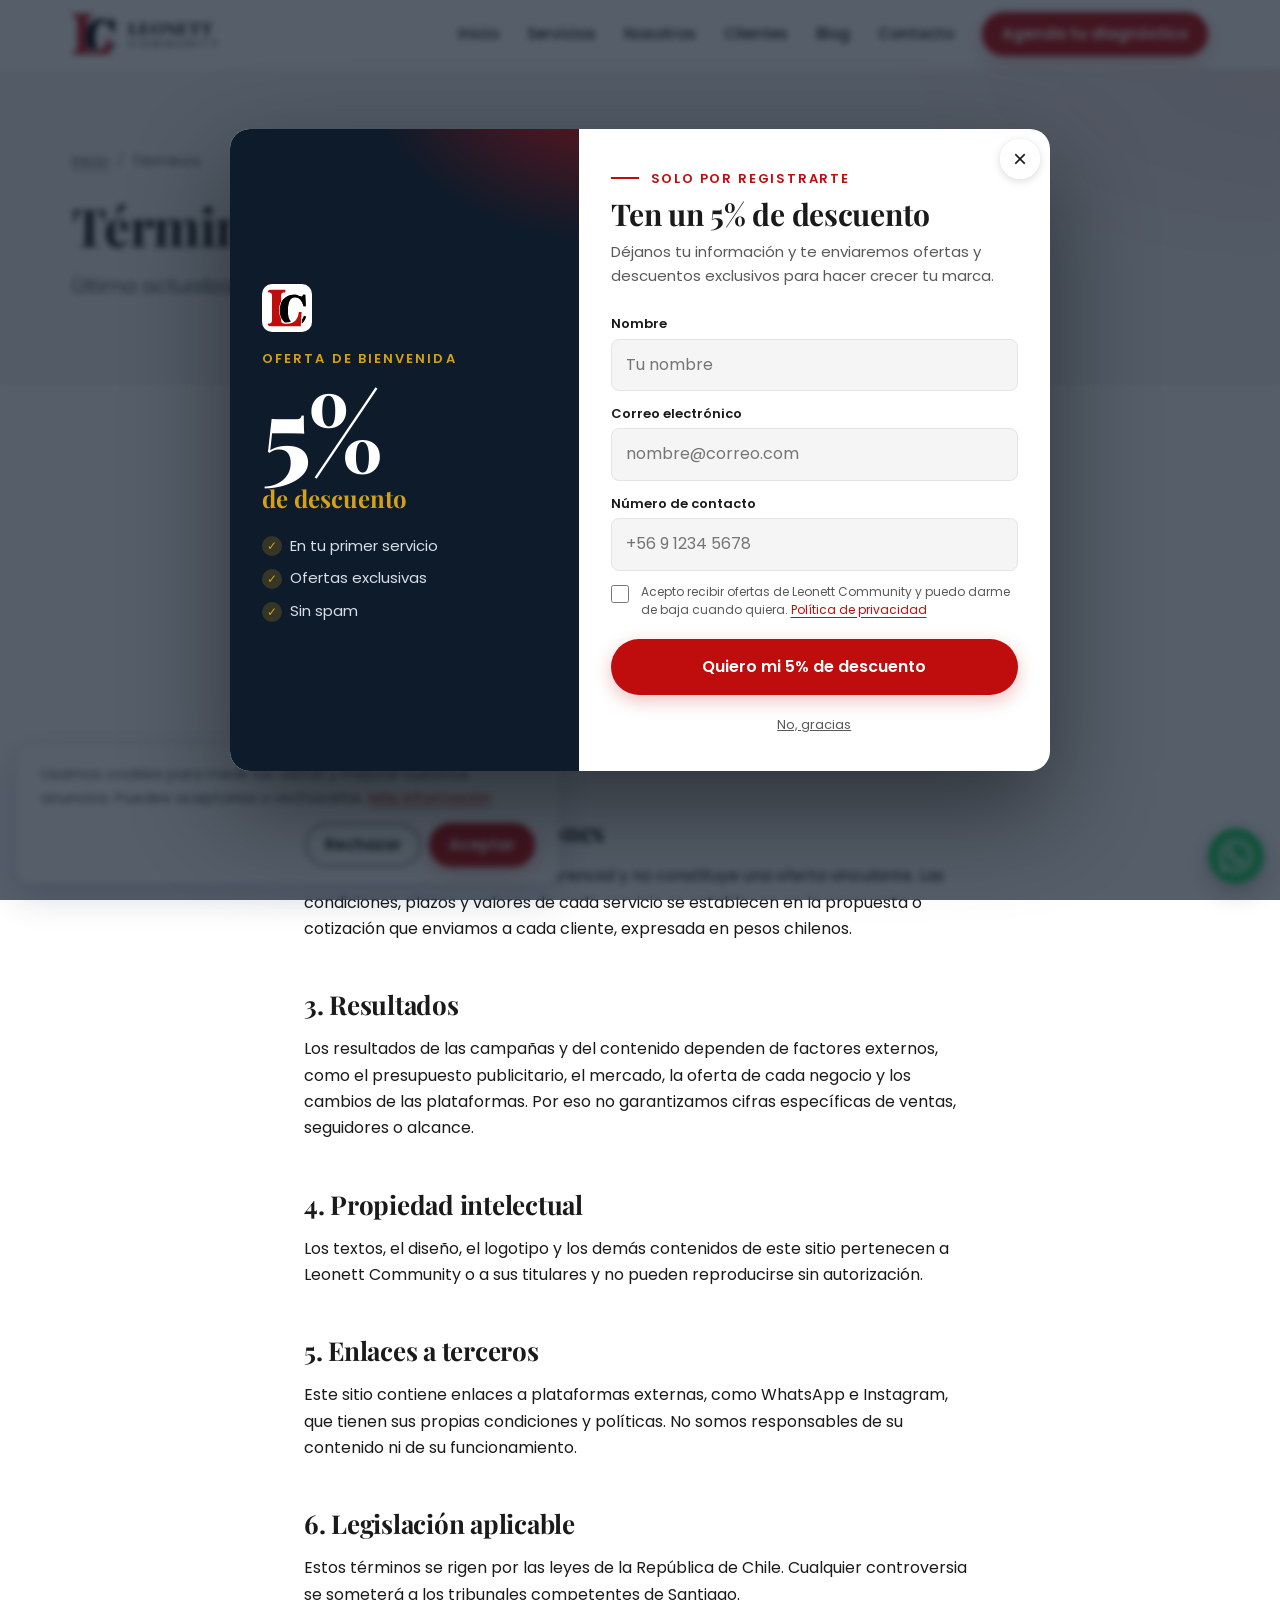
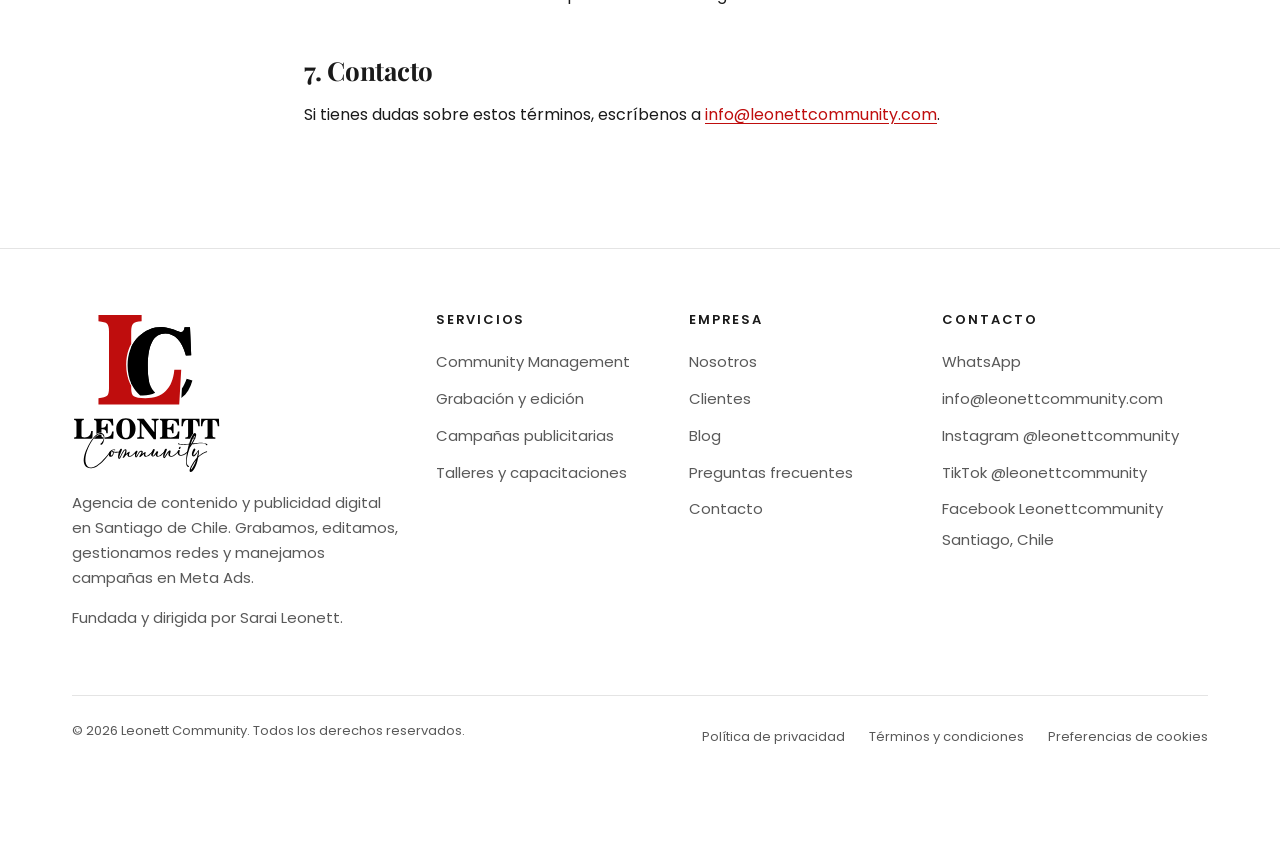
<file: terminos.html>
<!DOCTYPE html>
<html lang="es-CL">
<head>
  <meta charset="utf-8">
  <meta name="viewport" content="width=device-width, initial-scale=1">
  <!-- Google Tag Manager + aviso de cookies (ver js/medicion.js) -->
  <script src="js/medicion.js"></script>
  <title>Términos y condiciones | Leonett Community</title>
  <meta name="description" content="Condiciones de uso del sitio web de Leonett Community.">
  <meta name="robots" content="index, follow, max-image-preview:large, max-snippet:-1">
  <link rel="canonical" href="https://leonettcommunity.com/terminos.html">
  <meta name="theme-color" content="#BF0D0D">

  <!-- Open Graph / redes sociales -->
  <meta property="og:type" content="website">
  <meta property="og:locale" content="es_CL">
  <meta property="og:site_name" content="Leonett Community">
  <meta property="og:title" content="Términos y condiciones | Leonett Community">
  <meta property="og:description" content="Condiciones de uso del sitio web de Leonett Community.">
  <meta property="og:url" content="https://leonettcommunity.com/terminos.html">
  <meta property="og:image" content="https://leonettcommunity.com/images/og-image.jpg">
  <meta property="og:image:width" content="1200">
  <meta property="og:image:height" content="630">
  <meta name="twitter:card" content="summary_large_image">
  <meta name="twitter:title" content="Términos y condiciones | Leonett Community">
  <meta name="twitter:description" content="Condiciones de uso del sitio web de Leonett Community.">
  <meta name="twitter:image" content="https://leonettcommunity.com/images/og-image.jpg">

  <link rel="icon" href="/favicon.ico" sizes="48x48">
  <link rel="icon" href="/images/icon-192.png" sizes="192x192" type="image/png">
  <link rel="icon" href="/favicon.svg" type="image/svg+xml">
  <link rel="manifest" href="/site.webmanifest">
  <link rel="apple-touch-icon" href="images/apple-touch-icon.png">
  <link rel="preload" href="fonts/playfair-display.woff2" as="font" type="font/woff2" crossorigin>
  <link rel="preload" href="fonts/poppins-400.woff2" as="font" type="font/woff2" crossorigin>
  <link rel="stylesheet" href="css/styles.css?v=20261124b">
  <script>document.documentElement.classList.add("js");</script>
</head>
<body>
  <!-- Google Tag Manager (noscript) -->
  <noscript><iframe src="https://www.googletagmanager.com/ns.html?id=GTM-KVX25G84" height="0" width="0" style="display:none;visibility:hidden" title="Google Tag Manager"></iframe></noscript>
  <!-- End Google Tag Manager (noscript) -->
  <a class="skip-link" href="#contenido">Saltar al contenido</a>

  <header class="header">
    <div class="container header__inner">
      <a class="marca" href="index.html">
        <img src="images/logo-mark.svg" alt="" width="44" height="42">
        <span class="marca__nombre">LEONETT<small>Community</small></span>
      </a>
      <button class="menu-btn" type="button" aria-expanded="false" aria-controls="nav" aria-label="Abrir menú"><span></span></button>
      <nav class="nav" id="nav" aria-label="Principal">
        <ul class="nav__lista">
          <li><a href="index.html">Inicio</a></li>
          <li><a href="servicios.html">Servicios</a></li>
          <li><a href="nosotros.html">Nosotros</a></li>
          <li><a href="clientes.html">Clientes</a></li>
          <li><a href="blog.html">Blog</a></li>
          <li><a href="contacto.html">Contacto</a></li>
          <li class="nav__cta"><a class="btn btn--primario btn--sm" href="https://wa.me/56949955184?text=Hola%2C%20quiero%20agendar%20un%20diagn%C3%B3stico" target="_blank" rel="noopener noreferrer">Agenda tu diagnóstico</a></li>
        </ul>
      </nav>
    </div>
  </header>

  <main id="contenido">
    <section class="portada">
      <div class="container">
        <nav class="migas" aria-label="Ruta de navegación">
          <ol><li><a href="index.html">Inicio</a></li><li aria-current="page">Términos</li></ol>
        </nav>
        <h1>Términos y condiciones.</h1>
        <p class="lead">Última actualización: [fecha].</p>
      </div>
    </section>

    <section class="seccion">
      <div class="container prosa">
        <p class="aviso"><strong>Borrador pendiente de revisión.</strong> Este texto es una plantilla general. Antes de publicar, complétalo con los datos de la empresa y hazlo revisar por un abogado. Luego elimina este aviso.</p>
        <h2>1. Sobre este sitio</h2>
        <p>Este sitio pertenece a Leonett Community (<span data-placeholder>[razón social y RUT]</span>) y tiene como fin informar sobre nuestros servicios de contenido y publicidad digital. Al navegarlo aceptas estas condiciones.</p>
        <h2>2. Servicios y cotizaciones</h2>
        <p>La información publicada es referencial y no constituye una oferta vinculante. Las condiciones, plazos y valores de cada servicio se establecen en la propuesta o cotización que enviamos a cada cliente, expresada en pesos chilenos.</p>
        <h2>3. Resultados</h2>
        <p>Los resultados de las campañas y del contenido dependen de factores externos, como el presupuesto publicitario, el mercado, la oferta de cada negocio y los cambios de las plataformas. Por eso no garantizamos cifras específicas de ventas, seguidores o alcance.</p>
        <h2>4. Propiedad intelectual</h2>
        <p>Los textos, el diseño, el logotipo y los demás contenidos de este sitio pertenecen a Leonett Community o a sus titulares y no pueden reproducirse sin autorización.</p>
        <h2>5. Enlaces a terceros</h2>
        <p>Este sitio contiene enlaces a plataformas externas, como WhatsApp e Instagram, que tienen sus propias condiciones y políticas. No somos responsables de su contenido ni de su funcionamiento.</p>
        <h2>6. Legislación aplicable</h2>
        <p>Estos términos se rigen por las leyes de la República de Chile. Cualquier controversia se someterá a los tribunales competentes de Santiago.</p>
        <h2>7. Contacto</h2>
        <p>Si tienes dudas sobre estos términos, escríbenos a <a href="mailto:info@leonettcommunity.com">info@leonettcommunity.com</a>.</p>
      </div>
    </section>
  </main>

  <footer class="footer">
    <div class="container">
      <div class="footer__grid">
        <div>
          <img class="footer__logo" src="images/logo-full.svg" alt="Leonett Community" width="150" height="162" loading="lazy">
          <p>Agencia de contenido y publicidad digital en Santiago de Chile. Grabamos, editamos, gestionamos redes y manejamos campañas en Meta Ads.</p>
          <p>Fundada y dirigida por Sarai Leonett.</p>
        </div>
        <div>
          <h2>Servicios</h2>
          <ul>
            <li><a href="servicios.html#community-management">Community Management</a></li>
            <li><a href="servicios.html#grabacion-edicion">Grabación y edición</a></li>
            <li><a href="servicios.html#campanas">Campañas publicitarias</a></li>
            <li><a href="servicios.html#talleres">Talleres y capacitaciones</a></li>
          </ul>
        </div>
        <div>
          <h2>Empresa</h2>
          <ul>
            <li><a href="nosotros.html">Nosotros</a></li>
            <li><a href="clientes.html">Clientes</a></li>
            <li><a href="blog.html">Blog</a></li>
            <li><a href="index.html#preguntas">Preguntas frecuentes</a></li>
            <li><a href="contacto.html">Contacto</a></li>
          </ul>
        </div>
        <div>
          <h2>Contacto</h2>
          <ul>
            <li><a href="https://wa.me/56949955184?text=Hola%2C%20quiero%20agendar%20un%20diagn%C3%B3stico" target="_blank" rel="noopener noreferrer">WhatsApp</a></li>
            <li><a href="mailto:info@leonettcommunity.com">info@leonettcommunity.com</a></li>
            <li><a href="https://www.instagram.com/leonettcommunity/" target="_blank" rel="noopener noreferrer">Instagram @leonettcommunity</a></li>
            <li><a href="https://www.tiktok.com/@leonettcommunity" target="_blank" rel="noopener noreferrer">TikTok @leonettcommunity</a></li>
            <li><a href="https://www.facebook.com/Leonettcommunity" target="_blank" rel="noopener noreferrer">Facebook Leonettcommunity</a></li>
            <li>Santiago, Chile</li>
          </ul>
        </div>
      </div>
      <div class="footer__pie">
        <p>© <span id="anio">2026</span> Leonett Community. Todos los derechos reservados.</p>
        <ul>
          <li><a href="privacidad.html">Política de privacidad</a></li>
          <li><a href="terminos.html">Términos y condiciones</a></li>
          <li><button type="button" class="footer__cookies" data-cookies>Preferencias de cookies</button></li>
        </ul>
      </div>
    </div>
  </footer>

  <a class="wa-flotante" href="https://wa.me/56949955184?text=Hola%2C%20quiero%20agendar%20un%20diagn%C3%B3stico" target="_blank" rel="noopener noreferrer" aria-label="Escríbenos por WhatsApp">
    <img src="images/whatsapp-blanco.png" alt="" width="32" height="32">
  </a>


  <!--
    POP-UP DE DESCUENTO
    Cada registro se guarda en Brevo (formulario "Web 5%", lista "Descuento 5%") y además
    llega un aviso a info@leonettcommunity.com con FormSubmit (formsubmit.co).
    La primera vez que alguien lo complete, FormSubmit enviará un correo de activación a esa casilla:
    hay que abrirlo y confirmar. Desde ahí, cada registro llega como un correo.
    Para cambiar el correo de destino, edita "popupDestino" en js/main.js.
  -->
  <dialog class="popup" id="popup-descuento" aria-labelledby="popup-titulo">
    <button class="popup__cerrar" type="button" data-cerrar aria-label="Cerrar">&times;</button>
    <div class="popup__lado" aria-hidden="true">
      <img class="popup__logo" src="images/logo-mark.svg" alt="" width="44" height="42">
      <p class="popup__kicker">Oferta de bienvenida</p>
      <p class="popup__pct"><strong>5%</strong><span>de descuento</span></p>
      <ul class="popup__beneficios">
        <li>En tu primer servicio</li>
        <li>Ofertas exclusivas</li>
        <li>Sin spam</li>
      </ul>
    </div>
    <div class="popup__cuerpo">
      <div class="popup__paso">
        <p class="eyebrow">Solo por registrarte</p>
        <h2 id="popup-titulo" tabindex="-1" autofocus>Ten un 5% de descuento</h2>
        <p class="popup__texto">Déjanos tu información y te enviaremos ofertas y descuentos exclusivos para hacer crecer tu marca.</p>
        <form class="popup__form" id="form-popup" novalidate>
          <div class="campo">
            <label for="p-nombre">Nombre</label>
            <input id="p-nombre" name="nombre" type="text" autocomplete="name" required maxlength="80" placeholder="Tu nombre" aria-describedby="pe-nombre">
            <p class="campo__error" id="pe-nombre"></p>
          </div>
          <div class="campo">
            <label for="p-email">Correo electrónico</label>
            <input id="p-email" name="email" type="email" autocomplete="email" inputmode="email" required maxlength="120" placeholder="nombre@correo.com" aria-describedby="pe-email">
            <p class="campo__error" id="pe-email"></p>
          </div>
          <div class="campo">
            <label for="p-telefono">Número de contacto</label>
            <input id="p-telefono" name="telefono" type="tel" autocomplete="tel" inputmode="tel" required pattern="[0-9\s+\(\)\-]{8,20}" maxlength="20" placeholder="+56 9 1234 5678" aria-describedby="pe-telefono">
            <p class="campo__error" id="pe-telefono"></p>
          </div>
          <div class="campo campo--check">
            <input id="p-acepto" name="acepto" type="checkbox" required value="Sí" aria-describedby="pe-acepto">
            <label for="p-acepto">Acepto recibir ofertas de Leonett Community y puedo darme de baja cuando quiera. <a href="privacidad.html">Política de privacidad</a></label>
            <p class="campo__error" id="pe-acepto"></p>
          </div>
          <input class="trampa" type="text" name="_honey" tabindex="-1" autocomplete="off" aria-hidden="true">
          <button class="btn btn--primario btn--lg" type="submit">Quiero mi 5% de descuento</button>
          <p class="form__estado" role="status" aria-live="polite"></p>
        </form>
        <button class="popup__no" type="button" data-cerrar>No, gracias</button>
      </div>
      <div class="popup__ok" hidden>
        <p class="popup__check" aria-hidden="true">✓</p>
        <h2>¡Listo, ya estás registrado!</h2>
        <p class="popup__texto">Te enviaremos tu 5% de descuento y nuestras próximas ofertas a tu correo.</p>
        <button class="btn btn--primario" type="button" data-cerrar>Seguir navegando</button>
      </div>
    </div>
  </dialog>

  <script src="js/main.js?v=20261124" defer></script>
</body>
</html>
</file>
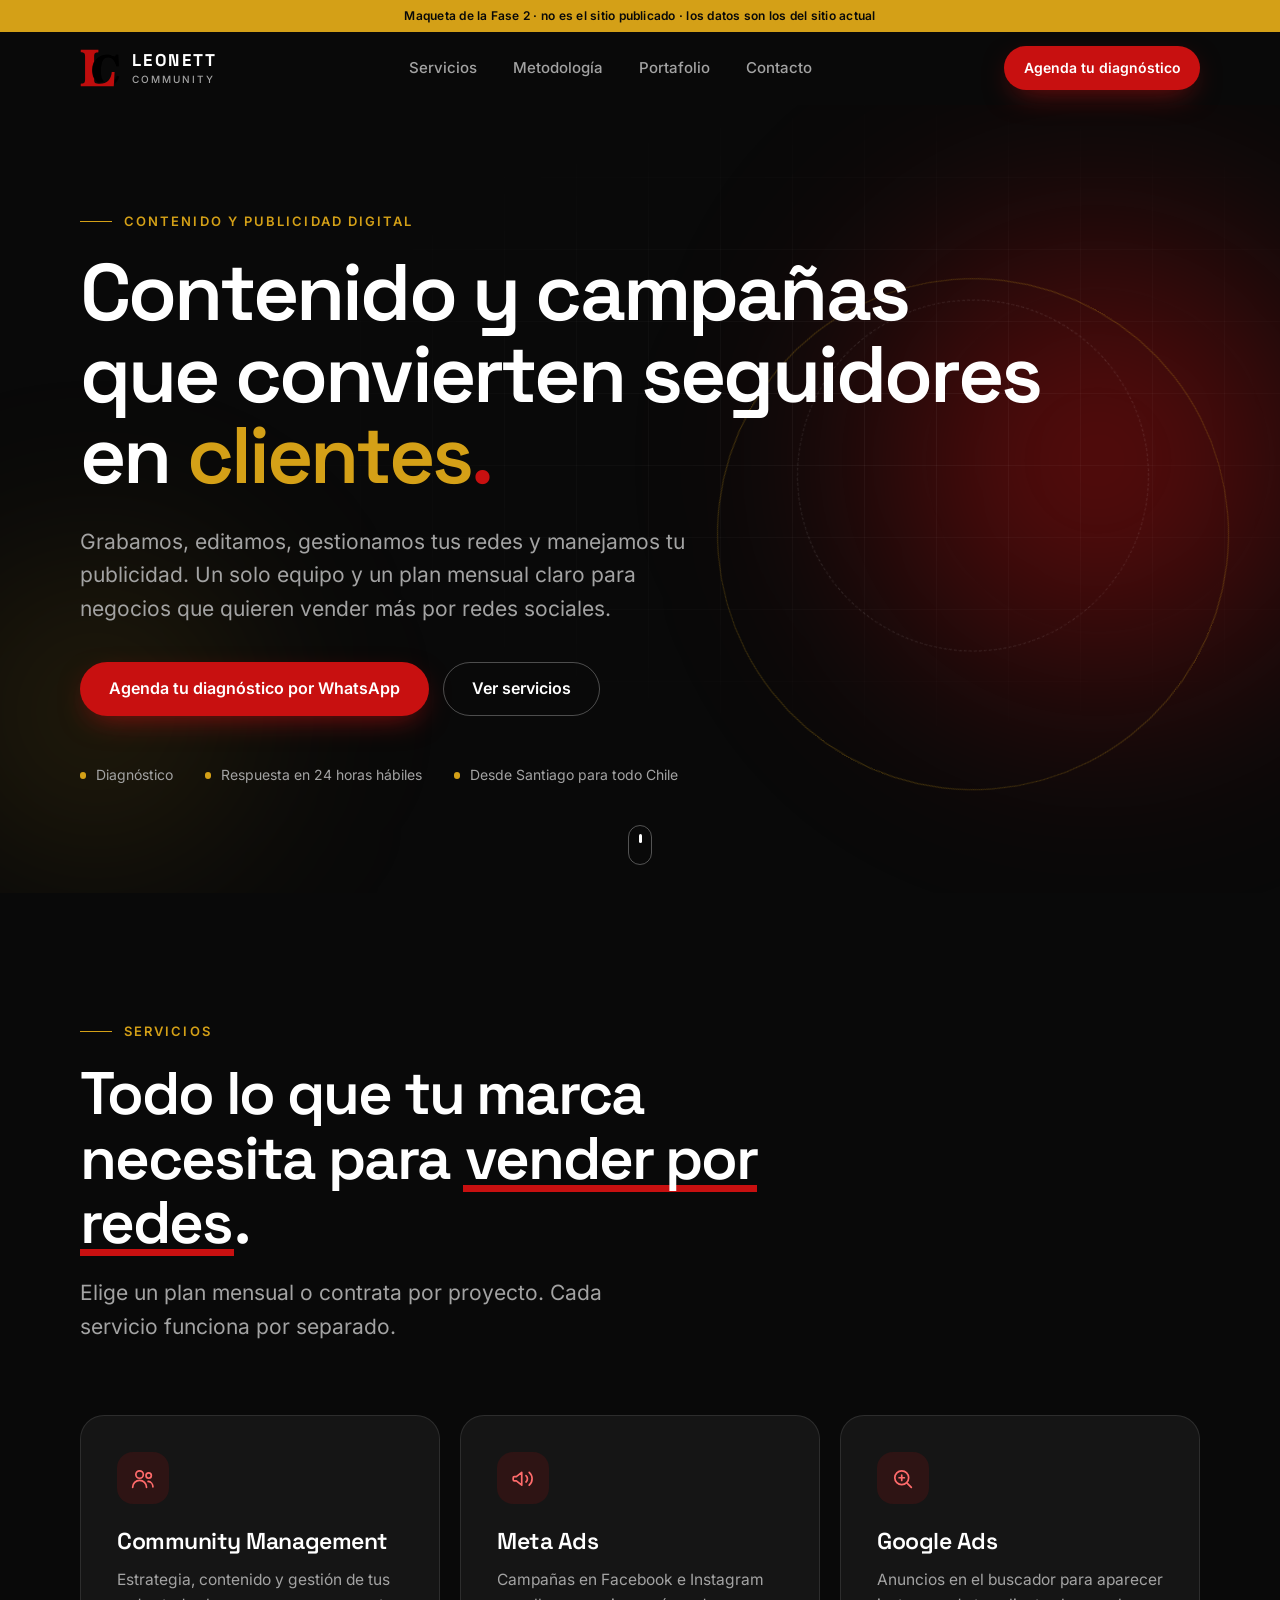
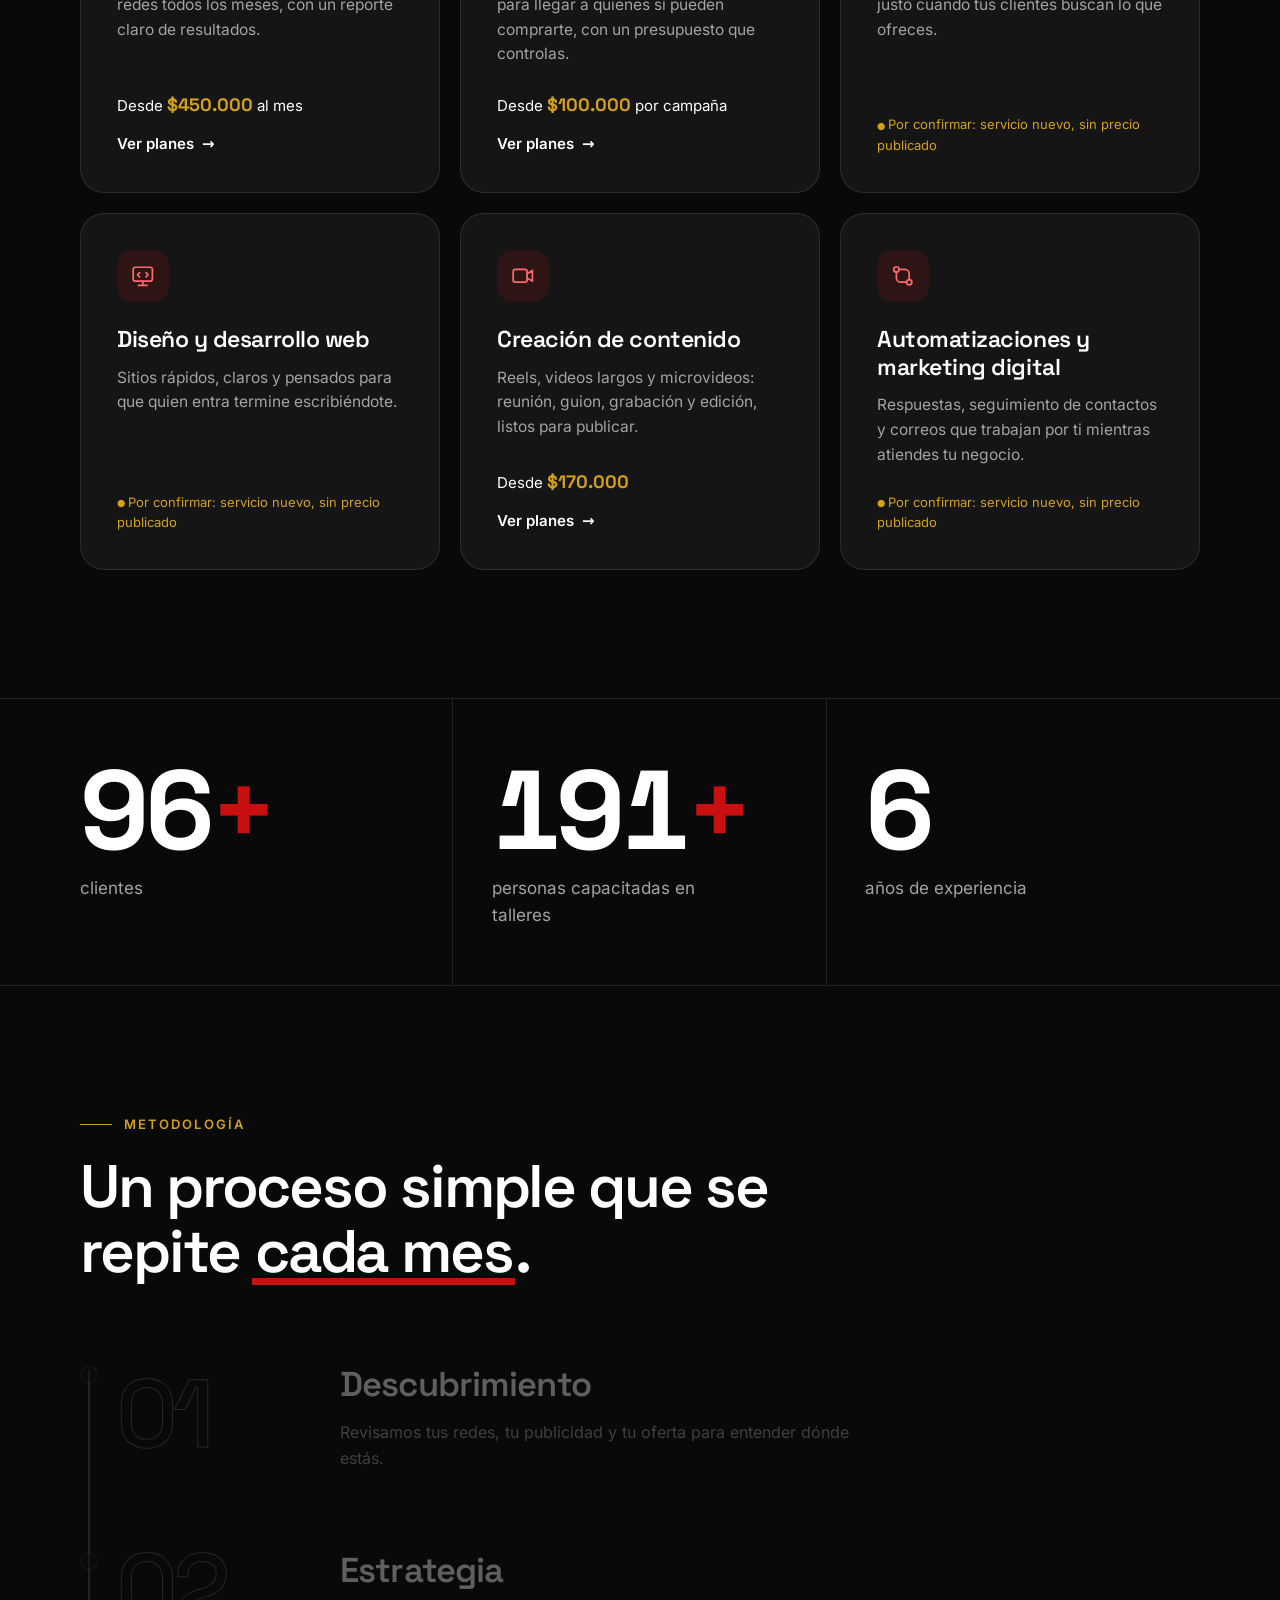
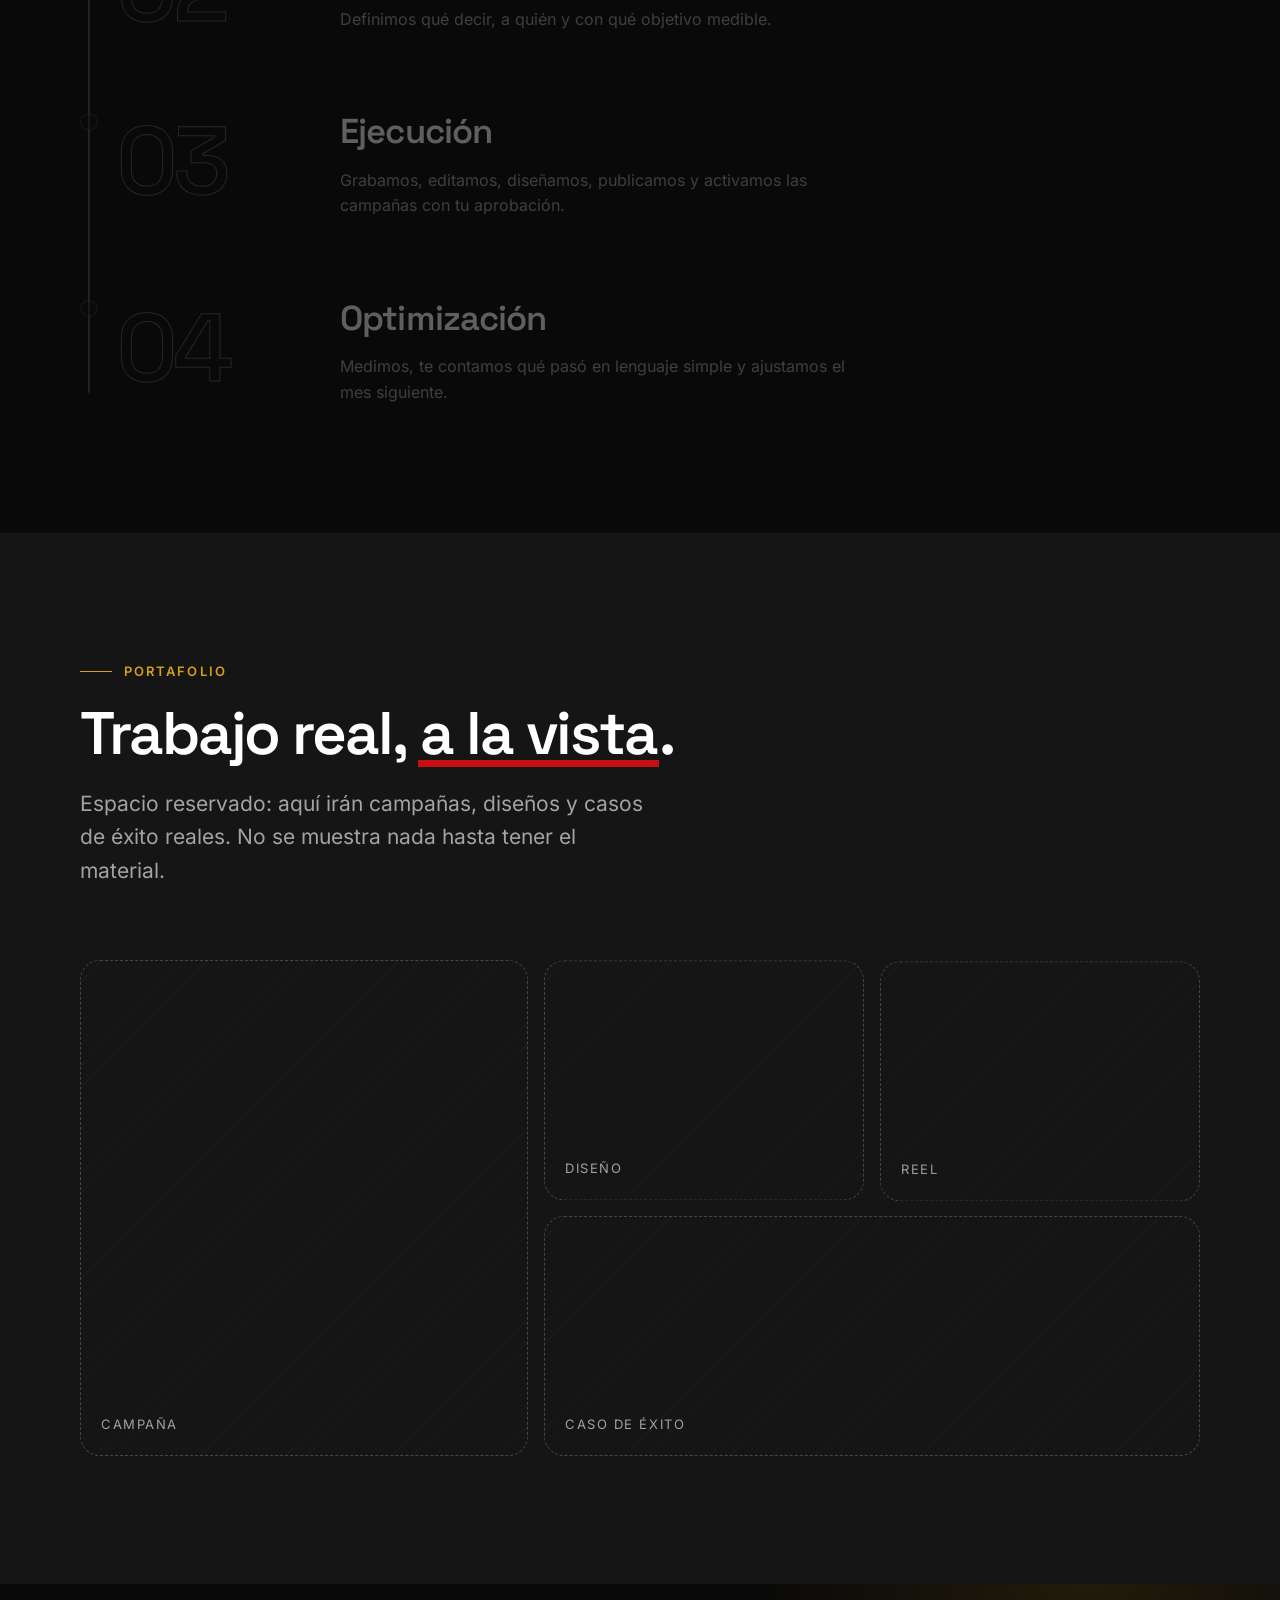
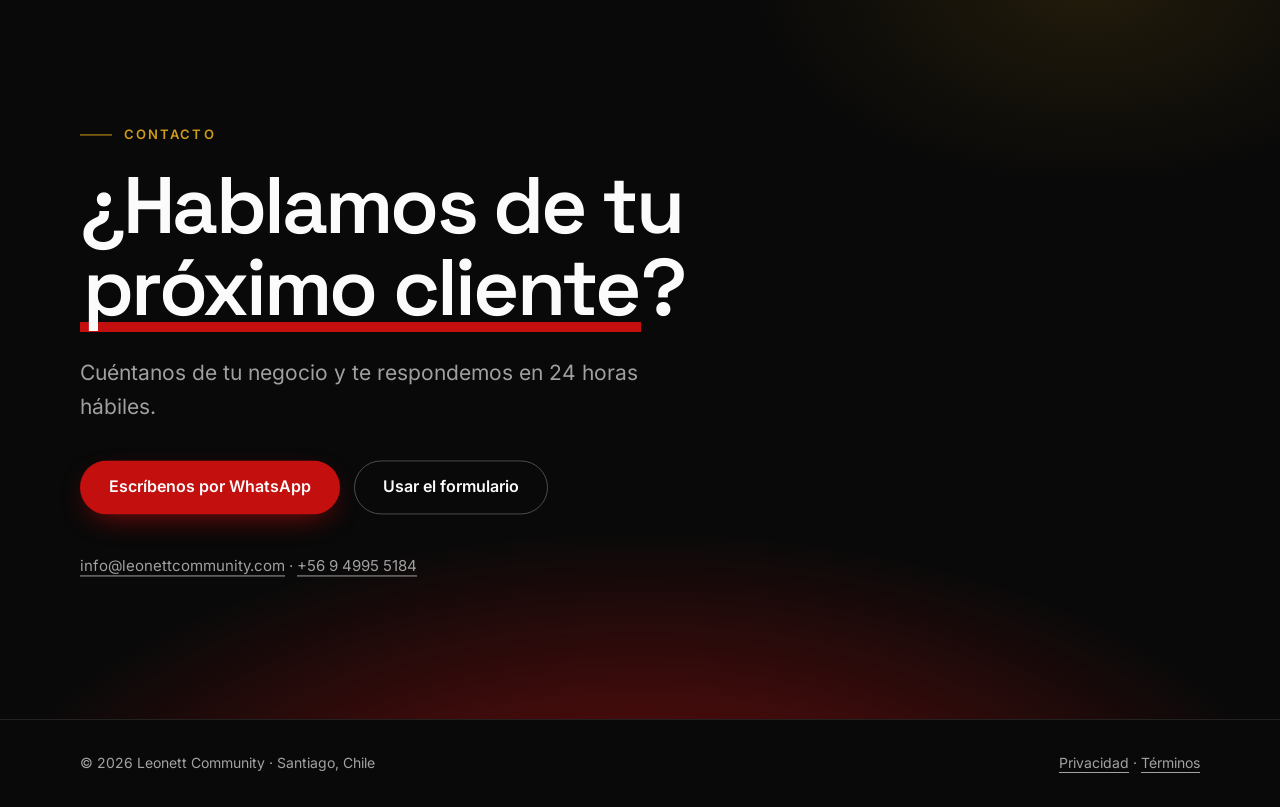
<file: diseno/propuesta.html>
<!DOCTYPE html>
<html lang="es-CL">
<head>
  <meta charset="utf-8">
  <meta name="viewport" content="width=device-width, initial-scale=1">
  <title>Propuesta visual (Fase 2) | Leonett Community</title>
  <meta name="robots" content="noindex, nofollow">
  <meta name="theme-color" content="#090909">
  <link rel="icon" href="../favicon.svg" type="image/svg+xml">
  <link rel="preload" href="../fonts/space-grotesk-latin.woff2" as="font" type="font/woff2" crossorigin>
  <link rel="preload" href="../fonts/inter-latin.woff2" as="font" type="font/woff2" crossorigin>
  <link rel="stylesheet" href="propuesta.css">
  <script>document.documentElement.classList.add("js");</script>
</head>
<body>
  <a class="skip" href="#contenido">Saltar al contenido</a>

  <!-- Franja informativa: solo existe en esta maqueta -->
  <p class="maqueta">Maqueta de la Fase 2 · no es el sitio publicado · los datos son los del sitio actual</p>

  <header class="nav" id="nav">
    <div class="wrap nav__in">
      <a class="logo" href="#top" aria-label="Leonett Community, inicio">
        <img src="../images/logo-mark.svg" alt="" width="40" height="38">
        <span>LEONETT<small>Community</small></span>
      </a>
      <nav class="nav__links" id="menu" aria-label="Principal">
        <a href="#servicios">Servicios</a>
        <a href="#metodologia">Metodología</a>
        <a href="#portafolio">Portafolio</a>
        <a href="#contacto">Contacto</a>
      </nav>
      <a class="btn btn--rojo btn--sm nav__cta" href="https://wa.me/56949955184?text=Hola%2C%20quiero%20agendar%20un%20diagn%C3%B3stico" target="_blank" rel="noopener noreferrer">Agenda tu diagnóstico</a>
      <button class="nav__btn" type="button" aria-expanded="false" aria-controls="menu" aria-label="Abrir menú"><span></span></button>
    </div>
  </header>

  <main id="contenido">
    <!-- HERO -->
    <section class="hero" id="top" aria-labelledby="h1">
      <div class="hero__bg" aria-hidden="true">
        <span class="blob blob--rojo"></span>
        <span class="blob blob--oro"></span>
        <span class="grid-bg"></span>
        <span class="anillo anillo--1"></span>
        <span class="anillo anillo--2"></span>
      </div>
      <div class="wrap hero__in">
        <p class="eyebrow" data-hero>Contenido y publicidad digital</p>
        <h1 id="h1" class="h-xl">
          <span class="linea"><span data-split>Contenido y campañas</span></span>
          <span class="linea"><span data-split>que convierten seguidores</span></span>
          <span class="linea"><span data-split>en
            <span class="rota" aria-live="off">
              <em class="rota__p is-on">clientes</em>
              <em class="rota__p" aria-hidden="true">consultas</em>
              <em class="rota__p" aria-hidden="true">ventas</em>
            </span></span></span>
        </h1>
        <p class="lead" data-hero>Grabamos, editamos, gestionamos tus redes y manejamos tu publicidad. Un solo equipo y un plan mensual claro para negocios que quieren vender más por redes sociales.</p>
        <div class="acciones" data-hero>
          <a class="btn btn--rojo btn--lg" href="https://wa.me/56949955184?text=Hola%2C%20quiero%20agendar%20un%20diagn%C3%B3stico" target="_blank" rel="noopener noreferrer">Agenda tu diagnóstico por WhatsApp</a>
          <a class="btn btn--borde btn--lg" href="#servicios">Ver servicios</a>
        </div>
        <ul class="confianza" data-hero>
          <li>Diagnóstico</li>
          <li>Respuesta en 24 horas hábiles</li>
          <li>Desde Santiago para todo Chile</li>
        </ul>
      </div>
      <a class="scroll-hint" href="#servicios" aria-label="Ir a servicios"><span></span></a>
    </section>

    <!-- SERVICIOS -->
    <section class="sec" id="servicios" aria-labelledby="h-serv">
      <div class="wrap">
        <header class="sec__cab" data-rev>
          <p class="eyebrow">Servicios</p>
          <h2 id="h-serv" class="h-lg">Todo lo que tu marca necesita para <em>vender por redes</em>.</h2>
          <p class="sec__sub">Elige un plan mensual o contrata por proyecto. Cada servicio funciona por separado.</p>
        </header>

        <div class="cards">
          <article class="card" data-card>
            <span class="card__ico"><svg viewBox="0 0 24 24" fill="none" stroke="currentColor" stroke-width="1.6" stroke-linecap="round" stroke-linejoin="round" aria-hidden="true"><circle cx="9" cy="8" r="3.5"/><path d="M2.5 20a6.5 6.5 0 0 1 13 0"/><circle cx="17.5" cy="9" r="2.5"/><path d="M17 14.5a5 5 0 0 1 4.5 5"/></svg></span>
            <h3>Community Management</h3>
            <p>Estrategia, contenido y gestión de tus redes todos los meses, con un reporte claro de resultados.</p>
            <p class="card__precio">Desde <strong>$450.000</strong> al mes</p>
            <a class="card__link" href="../servicios.html#community-management">Ver planes<span class="sr">: Community Management</span></a>
          </article>

          <article class="card" data-card>
            <span class="card__ico"><svg viewBox="0 0 24 24" fill="none" stroke="currentColor" stroke-width="1.6" stroke-linecap="round" stroke-linejoin="round" aria-hidden="true"><path d="M3 11v2a1 1 0 0 0 1 1h2l5 4V6L6 10H4a1 1 0 0 0-1 1z"/><path d="M15 9a4 4 0 0 1 0 6"/><path d="M18 6a8 8 0 0 1 0 12"/></svg></span>
            <h3>Meta Ads</h3>
            <p>Campañas en Facebook e Instagram para llegar a quienes sí pueden comprarte, con un presupuesto que controlas.</p>
            <p class="card__precio">Desde <strong>$100.000</strong> por campaña</p>
            <a class="card__link" href="../servicios.html#campanas">Ver planes<span class="sr">: Meta Ads</span></a>
          </article>

          <article class="card" data-card>
            <span class="card__ico"><svg viewBox="0 0 24 24" fill="none" stroke="currentColor" stroke-width="1.6" stroke-linecap="round" stroke-linejoin="round" aria-hidden="true"><circle cx="11" cy="11" r="6.5"/><path d="m20 20-4.2-4.2"/><path d="M8.5 11h5M11 8.5v5"/></svg></span>
            <h3>Google Ads</h3>
            <p>Anuncios en el buscador para aparecer justo cuando tus clientes buscan lo que ofreces.</p>
            <p class="card__nota">Por confirmar: servicio nuevo, sin precio publicado</p>
          </article>

          <article class="card" data-card>
            <span class="card__ico"><svg viewBox="0 0 24 24" fill="none" stroke="currentColor" stroke-width="1.6" stroke-linecap="round" stroke-linejoin="round" aria-hidden="true"><rect x="3" y="4" width="18" height="13" rx="2"/><path d="M8 21h8M12 17v4"/><path d="m9 9-2 2 2 2M15 9l2 2-2 2"/></svg></span>
            <h3>Diseño y desarrollo web</h3>
            <p>Sitios rápidos, claros y pensados para que quien entra termine escribiéndote.</p>
            <p class="card__nota">Por confirmar: servicio nuevo, sin precio publicado</p>
          </article>

          <article class="card" data-card>
            <span class="card__ico"><svg viewBox="0 0 24 24" fill="none" stroke="currentColor" stroke-width="1.6" stroke-linecap="round" stroke-linejoin="round" aria-hidden="true"><rect x="3" y="6" width="13" height="12" rx="2"/><path d="m16 10 5-3v10l-5-3"/></svg></span>
            <h3>Creación de contenido</h3>
            <p>Reels, videos largos y microvideos: reunión, guion, grabación y edición, listos para publicar.</p>
            <p class="card__precio">Desde <strong>$170.000</strong></p>
            <a class="card__link" href="../servicios.html#grabacion-edicion">Ver planes<span class="sr">: Creación de contenido</span></a>
          </article>

          <article class="card" data-card>
            <span class="card__ico"><svg viewBox="0 0 24 24" fill="none" stroke="currentColor" stroke-width="1.6" stroke-linecap="round" stroke-linejoin="round" aria-hidden="true"><circle cx="6" cy="6" r="2.5"/><circle cx="18" cy="18" r="2.5"/><path d="M8.5 6H14a4 4 0 0 1 4 4v5.5M15.5 18H10a4 4 0 0 1-4-4V8.5"/></svg></span>
            <h3>Automatizaciones y marketing digital</h3>
            <p>Respuestas, seguimiento de contactos y correos que trabajan por ti mientras atiendes tu negocio.</p>
            <p class="card__nota">Por confirmar: servicio nuevo, sin precio publicado</p>
          </article>
        </div>
      </div>
    </section>

    <!-- ESTADÍSTICAS -->
    <section class="stats" aria-label="Leonett Community en cifras">
      <div class="wrap">
        <ul class="stats__lista">
          <li data-rev><span class="stats__num"><b data-count="100">100</b><i>+</i></span><span class="stats__txt">clientes</span></li>
          <li data-rev><span class="stats__num"><b data-count="200">200</b><i>+</i></span><span class="stats__txt">personas capacitadas en talleres</span></li>
          <li data-rev><span class="stats__num"><b data-count="6">6</b></span><span class="stats__txt">años de experiencia</span></li>
        </ul>
      </div>
    </section>

    <!-- METODOLOGÍA -->
    <section class="sec" id="metodologia" aria-labelledby="h-met">
      <div class="wrap">
        <header class="sec__cab" data-rev>
          <p class="eyebrow">Metodología</p>
          <h2 id="h-met" class="h-lg">Un proceso simple que se repite <em>cada mes</em>.</h2>
        </header>

        <ol class="pasos" id="pasos">
          <li class="paso" data-paso>
            <span class="paso__n">01</span>
            <div><h3>Descubrimiento</h3><p>Revisamos tus redes, tu publicidad y tu oferta para entender dónde estás.</p></div>
          </li>
          <li class="paso" data-paso>
            <span class="paso__n">02</span>
            <div><h3>Estrategia</h3><p>Definimos qué decir, a quién y con qué objetivo medible.</p></div>
          </li>
          <li class="paso" data-paso>
            <span class="paso__n">03</span>
            <div><h3>Ejecución</h3><p>Grabamos, editamos, diseñamos, publicamos y activamos las campañas con tu aprobación.</p></div>
          </li>
          <li class="paso" data-paso>
            <span class="paso__n">04</span>
            <div><h3>Optimización</h3><p>Medimos, te contamos qué pasó en lenguaje simple y ajustamos el mes siguiente.</p></div>
          </li>
        </ol>
      </div>
    </section>

    <!-- PORTAFOLIO (espacio reservado) -->
    <section class="sec sec--grafito" id="portafolio" aria-labelledby="h-port">
      <div class="wrap">
        <header class="sec__cab" data-rev>
          <p class="eyebrow">Portafolio</p>
          <h2 id="h-port" class="h-lg">Trabajo real, <em>a la vista</em>.</h2>
          <p class="sec__sub">Espacio reservado: aquí irán campañas, diseños y casos de éxito reales. No se muestra nada hasta tener el material.</p>
        </header>
        <div class="port">
          <div class="port__item port__item--a" data-rev><span>Campaña</span></div>
          <div class="port__item" data-rev><span>Diseño</span></div>
          <div class="port__item" data-rev><span>Reel</span></div>
          <div class="port__item port__item--b" data-rev><span>Caso de éxito</span></div>
        </div>
      </div>
    </section>

    <!-- CONTACTO -->
    <section class="cta" id="contacto" aria-labelledby="h-cta">
      <div class="cta__bg" aria-hidden="true"></div>
      <div class="wrap cta__in" data-rev>
        <p class="eyebrow">Contacto</p>
        <h2 id="h-cta" class="h-xl">¿Hablamos de tu <em>próximo cliente</em>?</h2>
        <p class="lead">Cuéntanos de tu negocio y te respondemos en 24 horas hábiles.</p>
        <div class="acciones">
          <a class="btn btn--rojo btn--lg" href="https://wa.me/56949955184?text=Hola%2C%20quiero%20agendar%20un%20diagn%C3%B3stico" target="_blank" rel="noopener noreferrer">Escríbenos por WhatsApp</a>
          <a class="btn btn--borde btn--lg" href="../contacto.html">Usar el formulario</a>
        </div>
        <p class="cta__datos"><a href="mailto:info@leonettcommunity.com">info@leonettcommunity.com</a> · <a href="https://wa.me/56949955184" target="_blank" rel="noopener noreferrer">+56 9 4995 5184</a></p>
      </div>
    </section>
  </main>

  <footer class="foot">
    <div class="wrap foot__in">
      <p>© <span id="anio">2026</span> Leonett Community · Santiago, Chile</p>
      <p><a href="../privacidad.html">Privacidad</a> · <a href="../terminos.html">Términos</a></p>
    </div>
  </footer>

  <script src="../js/vendor/gsap.min.js" defer></script>
  <script src="../js/vendor/ScrollTrigger.min.js" defer></script>
  <script src="propuesta.js" defer></script>
</body>
</html>
</file>
<file: css/styles.css>
/* ==========================================================================
   Leonett Community — styles.css
   Índice:
   1. Fuentes            5. Header y navegación     9. Formularios
   2. Variables (tokens) 6. Botones                10. Footer
   3. Base               7. Secciones de la home   11. Animaciones
   4. Layout y utilidades 8. Páginas interiores    12. Impresión
   Para cambiar colores, tipografías o espaciados edita solo el bloque :root.
   ========================================================================== */

/* 1. FUENTES (alojadas en /fonts, sin llamadas externas) ------------------- */
@font-face {
  font-family: "Playfair Display";
  src: url("../fonts/playfair-display.woff2") format("woff2");
  font-weight: 400 900;
  font-style: normal;
  font-display: swap;
}
@font-face {
  font-family: "Poppins";
  src: url("../fonts/poppins-400.woff2") format("woff2");
  font-weight: 400;
  font-style: normal;
  font-display: swap;
}
@font-face {
  font-family: "Poppins";
  src: url("../fonts/poppins-500.woff2") format("woff2");
  font-weight: 500;
  font-style: normal;
  font-display: swap;
}
@font-face {
  font-family: "Poppins";
  src: url("../fonts/poppins-600.woff2") format("woff2");
  font-weight: 600;
  font-style: normal;
  font-display: swap;
}

/* 2. VARIABLES ------------------------------------------------------------- */
:root {
  /* Colores de marca */
  --rojo: #BF0D0D;          /* rojo exacto del logo */
  --rojo-hover: #990A0A;
  --rojo-suave: #FBEDED;
  --noche: #0D1B2A;         /* secciones oscuras */
  --noche-2: #14273B;
  --dorado: #D4A017;        /* acento: solo sobre fondo oscuro o como detalle */
  --whatsapp: #128C4A;
  --whatsapp-hover: #0E733C;

  /* Neutros */
  --blanco: #FFFFFF;
  --hueso: #F5F5F5;
  --texto: #1A1A1A;
  --texto-2: #595959;
  --borde: #E4E4E4;
  --borde-fuerte: #8C8C8C;
  --error: #B00020;

  /* Tipografía */
  --f-titulo: "Playfair Display", Georgia, "Times New Roman", serif;
  --f-texto: "Poppins", system-ui, -apple-system, "Segoe UI", Roboto, Arial, sans-serif;
  --t-xs: 0.8125rem;
  --t-sm: 0.9375rem;
  --t-base: 1rem;
  --t-lg: clamp(1.0625rem, 0.98rem + 0.4vw, 1.25rem);
  --t-h3: clamp(1.25rem, 1.15rem + 0.5vw, 1.5rem);
  --t-h2: clamp(1.75rem, 1.35rem + 2vw, 2.75rem);
  --t-h1: clamp(2.125rem, 1.4rem + 3.6vw, 4rem);

  /* Espaciado (escala de 4px) */
  --s-1: 0.25rem;
  --s-2: 0.5rem;
  --s-3: 0.75rem;
  --s-4: 1rem;
  --s-5: 1.5rem;
  --s-6: 2rem;
  --s-7: 3rem;
  --s-8: 4rem;
  --seccion: clamp(3.5rem, 2.5rem + 5vw, 7rem);
  --gutter: clamp(1rem, 0.5rem + 2.5vw, 2rem);
  --max: 1200px;

  /* Forma */
  --radio: 14px;
  --radio-sm: 8px;
  --sombra: 0 1px 2px rgba(13, 27, 42, 0.05), 0 8px 24px rgba(13, 27, 42, 0.06);
  --sombra-alta: 0 2px 4px rgba(13, 27, 42, 0.06), 0 18px 40px rgba(13, 27, 42, 0.12);
  --trans: 200ms ease;
  --header-h: 68px;
}

/* 3. BASE ------------------------------------------------------------------ */
*,
*::before,
*::after { box-sizing: border-box; }

html {
  -webkit-text-size-adjust: 100%;
  scroll-behavior: smooth;
  scroll-padding-top: calc(var(--header-h) + 16px);
}

body {
  margin: 0;
  font-family: var(--f-texto);
  font-size: var(--t-base);
  line-height: 1.65;
  color: var(--texto);
  background: var(--blanco);
  -webkit-font-smoothing: antialiased;
  overflow-wrap: break-word;
}

img, svg { max-width: 100%; height: auto; display: block; }

h1, h2, h3, h4 {
  font-family: var(--f-titulo);
  font-weight: 700;
  line-height: 1.15;
  letter-spacing: -0.01em;
  margin: 0 0 var(--s-4);
  text-wrap: balance;
}
h1 { font-size: var(--t-h1); line-height: 1.08; }
h2 { font-size: var(--t-h2); }
h3 { font-size: var(--t-h3); line-height: 1.25; }
h4 { font-size: 1.0625rem; font-family: var(--f-texto); font-weight: 600; letter-spacing: 0; }

p { margin: 0 0 var(--s-4); }
ul, ol { margin: 0 0 var(--s-4); padding-left: 1.25rem; }

a { color: var(--rojo); text-underline-offset: 3px; }
a:hover { color: var(--rojo-hover); }

:focus-visible {
  outline: 2px solid var(--rojo);
  outline-offset: 3px;
  border-radius: 4px;
}
.oscuro :focus-visible { outline-color: var(--dorado); }

::selection { background: var(--rojo); color: #fff; }

.skip-link {
  position: absolute;
  left: var(--s-4);
  top: -100px;
  z-index: 200;
  background: var(--texto);
  color: #fff;
  padding: var(--s-3) var(--s-4);
  border-radius: var(--radio-sm);
}
.skip-link:focus { top: var(--s-4); color: #fff; }

.sr-only {
  position: absolute;
  width: 1px; height: 1px;
  padding: 0; margin: -1px;
  overflow: hidden;
  clip: rect(0, 0, 0, 0);
  white-space: nowrap;
  border: 0;
}

/* 4. LAYOUT Y UTILIDADES --------------------------------------------------- */
.container {
  width: 100%;
  max-width: var(--max);
  margin-inline: auto;
  padding-inline: var(--gutter);
}
.container--angosto { max-width: 820px; }

.seccion { padding-block: var(--seccion); }
.seccion--hueso { background: var(--hueso); }
.oscuro { background: var(--noche); color: #fff; }
.oscuro p { color: #C9D1DA; }

.encabezado { max-width: 720px; margin-bottom: var(--s-7); }
.encabezado--centro { margin-inline: auto; text-align: center; }
.encabezado p:not(.eyebrow) { font-size: var(--t-lg); color: var(--texto-2); margin: 0; }
.oscuro .encabezado p:not(.eyebrow) { color: #C9D1DA; }

.eyebrow {
  display: inline-flex;
  align-items: center;
  gap: var(--s-3);
  font-size: var(--t-xs);
  font-weight: 600;
  letter-spacing: 0.14em;
  text-transform: uppercase;
  color: var(--rojo);
  margin-bottom: var(--s-4);
}
.eyebrow::before {
  content: "";
  width: 28px; height: 2px;
  background: currentColor;
}
.oscuro .eyebrow { color: var(--dorado); }

.lead { font-size: var(--t-lg); color: var(--texto-2); }

.grid { display: grid; gap: var(--s-5); }
@media (min-width: 640px) { .grid--2, .grid--3, .grid--4 { grid-template-columns: repeat(2, 1fr); } }
@media (min-width: 1024px) {
  .grid--3 { grid-template-columns: repeat(3, 1fr); }
  .grid--4 { grid-template-columns: repeat(4, 1fr); }
}

.card {
  background: var(--blanco);
  border: 1px solid var(--borde);
  border-radius: var(--radio);
  padding: var(--s-6);
  box-shadow: var(--sombra);
  transition: transform var(--trans), box-shadow var(--trans), border-color var(--trans);
}
.card--hover:hover {
  transform: translateY(-4px);
  box-shadow: var(--sombra-alta);
  border-color: var(--dorado);
}
.card h3 { margin-bottom: var(--s-3); }
.card p { color: var(--texto-2); }
.card > :last-child { margin-bottom: 0; }

.icono {
  width: 52px; height: 52px;
  display: grid; place-items: center;
  border-radius: 12px;
  background: var(--rojo-suave);
  color: var(--rojo);
  margin-bottom: var(--s-5);
}
.icono svg { width: 26px; height: 26px; }
.icono--wa { background: #E7F9EE; }
.icono img { width: 24px; height: 24px; }

.enlace-flecha {
  display: inline-flex;
  align-items: center;
  gap: var(--s-2);
  font-weight: 600;
  text-decoration: none;
  padding-block: var(--s-2);
}
.enlace-flecha::after { content: "→"; transition: transform var(--trans); }
.enlace-flecha:hover::after { transform: translateX(4px); }

.lista-check { list-style: none; padding: 0; margin: 0 0 var(--s-5); }
.lista-check li {
  position: relative;
  padding-left: 1.75rem;
  margin-bottom: var(--s-3);
}
.lista-check li::before {
  content: "";
  position: absolute; left: 0; top: 0.45em;
  width: 14px; height: 8px;
  border-left: 2px solid var(--rojo);
  border-bottom: 2px solid var(--rojo);
  transform: rotate(-45deg);
}

/* Marca visual de contenido pendiente de reemplazar */
[data-placeholder] { outline: 1px dashed rgba(191, 13, 13, 0.35); outline-offset: 3px; }
.oscuro [data-placeholder] { outline-color: rgba(212, 160, 23, 0.5); }

/* 5. HEADER Y NAVEGACIÓN --------------------------------------------------- */
.header {
  position: sticky;
  top: 0;
  z-index: 100;
  background: rgba(255, 255, 255, 0.94);
  backdrop-filter: saturate(1.4) blur(10px);
  border-bottom: 1px solid transparent;
  transition: border-color var(--trans), box-shadow var(--trans);
}
.header.is-scrolled { border-bottom-color: var(--borde); box-shadow: 0 4px 20px rgba(13, 27, 42, 0.06); }
.header__inner {
  display: flex;
  align-items: center;
  justify-content: space-between;
  gap: var(--s-4);
  min-height: var(--header-h);
}
.marca {
  display: inline-flex;
  align-items: center;
  gap: var(--s-3);
  text-decoration: none;
  color: var(--texto);
  flex-shrink: 0;
}
.marca img { width: 44px; height: 42px; }
.marca__nombre {
  font-family: var(--f-titulo);
  font-weight: 800;
  font-size: 1.0625rem;
  line-height: 1.1;
  letter-spacing: 0.02em;
}
.marca__nombre small {
  display: block;
  font-family: var(--f-texto);
  font-weight: 500;
  font-size: 0.6875rem;
  letter-spacing: 0.2em;
  text-transform: uppercase;
  color: var(--texto-2);
}
.marca:hover { color: var(--texto); }

.nav__lista {
  list-style: none;
  margin: 0; padding: 0;
  display: flex;
  align-items: center;
  gap: var(--s-1);
}
.nav__lista a:not(.btn) {
  display: block;
  padding: var(--s-3) var(--s-3);
  color: var(--texto);
  text-decoration: none;
  font-weight: 500;
  font-size: var(--t-sm);
  border-radius: var(--radio-sm);
  position: relative;
}
.nav__lista a:not(.btn):hover { color: var(--rojo); }
.nav__lista a[aria-current="page"] { color: var(--rojo); }
.nav__lista a[aria-current="page"]::after {
  content: "";
  position: absolute;
  left: 0.75rem; right: 0.75rem; bottom: 4px;
  height: 2px;
  background: var(--rojo);
}
.nav__cta { margin-left: var(--s-3); }

.menu-btn {
  display: none;
  width: 48px; height: 48px;
  border: 1px solid var(--borde);
  border-radius: var(--radio-sm);
  background: var(--blanco);
  color: var(--texto);
  cursor: pointer;
  place-items: center;
}
.menu-btn span,
.menu-btn span::before,
.menu-btn span::after {
  content: "";
  display: block;
  width: 20px; height: 2px;
  background: currentColor;
  border-radius: 2px;
  transition: transform var(--trans), opacity var(--trans);
}
.menu-btn span { position: relative; }
.menu-btn span::before { position: absolute; top: -6px; }
.menu-btn span::after { position: absolute; top: 6px; }
.menu-btn[aria-expanded="true"] span { background: transparent; }
.menu-btn[aria-expanded="true"] span::before { transform: translateY(6px) rotate(45deg); }
.menu-btn[aria-expanded="true"] span::after { transform: translateY(-6px) rotate(-45deg); }

@media (max-width: 959px) {
  .js .menu-btn { display: grid; }
  .js .nav {
    /* absolute y no fixed: el backdrop-filter del header crea su propio contexto */
    position: absolute;
    top: 100%;
    left: 0;
    right: 0;
    height: calc(100vh - var(--header-h));
    height: calc(100dvh - var(--header-h));
    background: var(--blanco);
    padding: var(--s-5) var(--gutter) var(--s-7);
    overflow-y: auto;
    visibility: hidden;
    opacity: 0;
    transform: translateY(-8px);
    transition: opacity var(--trans), transform var(--trans), visibility 0s linear 200ms;
  }
  .js .nav.is-open {
    visibility: visible;
    opacity: 1;
    transform: none;
    transition: opacity var(--trans), transform var(--trans);
  }
  .js .nav__lista { flex-direction: column; align-items: stretch; gap: 0; }
  .js .nav__lista a:not(.btn) {
    padding: var(--s-4) 0;
    font-family: var(--f-titulo);
    font-size: 1.5rem;
    font-weight: 700;
    border-bottom: 1px solid var(--borde);
    border-radius: 0;
  }
  .js .nav__lista a[aria-current="page"]::after { display: none; }
  .js .nav__cta { margin: var(--s-5) 0 0; }
  .js .nav__cta .btn { width: 100%; }
  /* Sin JavaScript el menú queda visible y en varias líneas */
  html:not(.js) .header__inner { flex-wrap: wrap; padding-block: var(--s-3); }
  html:not(.js) .nav__lista { flex-wrap: wrap; }
}
body.menu-abierto { overflow: hidden; }

/* 6. BOTONES --------------------------------------------------------------- */
.btn {
  display: inline-flex;
  align-items: center;
  justify-content: center;
  gap: var(--s-2);
  min-height: 48px;
  padding: 0.75rem 1.5rem;
  border: 2px solid transparent;
  border-radius: 999px;
  font-family: var(--f-texto);
  font-size: var(--t-sm);
  font-weight: 600;
  line-height: 1.2;
  text-decoration: none;
  text-align: center;
  cursor: pointer;
  transition: background-color var(--trans), color var(--trans), border-color var(--trans), transform var(--trans), box-shadow var(--trans);
}
.btn:active { transform: translateY(1px); }
.btn svg, .btn .ico-wa { width: 20px; height: 20px; flex-shrink: 0; }

.btn--primario { background: var(--rojo); color: #fff; box-shadow: 0 6px 18px rgba(191, 13, 13, 0.25); }
.btn--primario:hover { background: var(--rojo-hover); color: #fff; transform: translateY(-2px); }

.btn--whatsapp { background: var(--whatsapp); color: #fff; box-shadow: 0 6px 18px rgba(18, 140, 74, 0.25); }
.btn--whatsapp:hover { background: var(--whatsapp-hover); color: #fff; transform: translateY(-2px); }

.btn--borde { background: transparent; color: var(--texto); border-color: var(--texto); }
.btn--borde:hover { background: var(--texto); color: #fff; }
.oscuro .btn--borde { color: #fff; border-color: rgba(255, 255, 255, 0.6); }
.oscuro .btn--borde:hover { background: #fff; color: var(--noche); border-color: #fff; }

.btn--sm { min-height: 44px; padding: 0.5rem 1.125rem; }
.btn--lg { min-height: 56px; padding: 1rem 2rem; font-size: 1rem; }
.btn[disabled] { opacity: 0.65; cursor: progress; transform: none; }

.acciones { display: flex; flex-wrap: wrap; gap: var(--s-3); }
.microcopy { font-size: var(--t-xs); color: var(--texto-2); margin: var(--s-4) 0 0; }
.oscuro .microcopy { color: #A9B4C0; }

/* Botón flotante de WhatsApp */
.wa-flotante {
  position: fixed;
  right: max(16px, env(safe-area-inset-right));
  bottom: max(16px, env(safe-area-inset-bottom));
  z-index: 90;
  width: 56px; height: 56px;
  display: grid; place-items: center;
  border-radius: 50%;
  background: #25D366; /* verde oficial de WhatsApp */
  color: #fff;
  box-shadow: 0 8px 24px rgba(0, 0, 0, 0.25);
  transition: transform var(--trans), background-color var(--trans);
}
.wa-flotante:hover { background: #1EBE5A; color: #fff; transform: scale(1.06); }
.wa-flotante img { width: 32px; height: 32px; }

/* 7. SECCIONES DE LA HOME -------------------------------------------------- */

/* Hero */
.hero {
  position: relative;
  padding-block: clamp(2.5rem, 1.5rem + 5vw, 6rem) var(--seccion);
  background:
    radial-gradient(900px 500px at 95% -10%, rgba(191, 13, 13, 0.09), transparent 60%),
    linear-gradient(180deg, #fff 0%, var(--hueso) 100%);
  overflow: hidden;
}
.hero__grid { display: grid; gap: var(--s-7); align-items: center; }
@media (min-width: 1024px) { .hero__grid { grid-template-columns: 1.08fr 0.92fr; gap: var(--s-8); } }
.hero h1 em { font-style: normal; color: var(--rojo); }
.hero .lead { max-width: 34rem; margin-bottom: var(--s-6); }
.hero__confianza {
  list-style: none;
  padding: var(--s-5) 0 0;
  margin: var(--s-6) 0 0;
  border-top: 1px solid var(--borde);
  display: flex;
  flex-wrap: wrap;
  gap: var(--s-3) var(--s-5);
  font-size: var(--t-sm);
  color: var(--texto-2);
}
.hero__confianza li { display: flex; align-items: center; gap: var(--s-2); }
.hero__confianza li::before {
  content: "";
  width: 8px; height: 8px;
  border-radius: 50%;
  background: var(--dorado);
  flex-shrink: 0;
}

/* Ilustración del hero (CSS + SVG, decorativa) */
.hero__visual { position: relative; max-width: 480px; width: 100%; margin-inline: auto; }
.panel {
  background: var(--noche);
  color: #fff;
  border-radius: 20px;
  padding: var(--s-5);
  box-shadow: var(--sombra-alta);
}
.panel__top { display: flex; justify-content: space-between; align-items: center; margin-bottom: var(--s-5); font-size: var(--t-xs); color: #A9B4C0; }
.panel__estado { display: inline-flex; align-items: center; gap: var(--s-2); color: #fff; font-weight: 500; }
.panel__estado::before { content: ""; width: 8px; height: 8px; border-radius: 50%; background: #3DDC84; }
.panel__titulo { font-family: var(--f-titulo); font-size: 1.25rem; font-weight: 700; margin-bottom: var(--s-5); }
.barras { display: flex; align-items: flex-end; gap: 8px; height: 120px; margin-bottom: var(--s-3); }
.barras span { flex: 1; border-radius: 6px 6px 0 0; background: var(--noche-2); border-top: 2px solid rgba(255, 255, 255, 0.18); }
.barras span:nth-child(1) { height: 26%; }
.barras span:nth-child(2) { height: 38%; }
.barras span:nth-child(3) { height: 34%; }
.barras span:nth-child(4) { height: 52%; }
.barras span:nth-child(5) { height: 64%; }
.barras span:nth-child(6) { height: 78%; background: var(--rojo); border-top-color: #E24B4B; }
.barras span:nth-child(7) { height: 100%; background: var(--dorado); border-top-color: #F0C24A; }
.panel__eje { display: flex; justify-content: space-between; font-size: 0.6875rem; color: #A9B4C0; letter-spacing: 0.06em; text-transform: uppercase; }
.chips { display: flex; flex-wrap: wrap; gap: var(--s-2); margin-top: var(--s-5); padding-top: var(--s-5); border-top: 1px solid rgba(255, 255, 255, 0.12); }
.chip { font-size: var(--t-xs); padding: 0.35rem 0.75rem; border-radius: 999px; border: 1px solid rgba(255, 255, 255, 0.22); color: #E6EAEE; }
.burbuja {
  position: relative;
  margin: calc(var(--s-5) * -1) 0 0 auto;
  width: min(280px, 86%);
  right: -4px;
  background: #fff;
  border: 1px solid var(--borde);
  border-radius: 16px;
  padding: var(--s-4);
  display: flex;
  gap: var(--s-3);
  align-items: flex-start;
  box-shadow: var(--sombra-alta);
  font-size: var(--t-sm);
}
@media (min-width: 640px) { .burbuja { right: -24px; } }
.burbuja__ico { width: 36px; height: 36px; border-radius: 50%; background: #25D366; color: #fff; display: grid; place-items: center; flex-shrink: 0; }
.burbuja__ico img { width: 20px; height: 20px; }
.burbuja strong { display: block; font-size: var(--t-xs); color: var(--texto-2); font-weight: 500; }

/* Banda de cifras */
.cifras { padding-block: var(--s-7); }
.cifras__lista { list-style: none; margin: 0; padding: 0; display: grid; grid-template-columns: repeat(3, 1fr); gap: var(--s-6) var(--s-5); text-align: center; }

.cifras__num { display: block; font-family: var(--f-titulo); font-weight: 700; font-size: clamp(1.75rem, 1.2rem + 2.6vw, 3rem); line-height: 1.1; color: var(--dorado); }
.cifras__txt { display: block; margin-top: var(--s-2); font-size: var(--t-sm); color: #C9D1DA; }
.cifras__nota { text-align: center; font-size: var(--t-xs); color: #A9B4C0; margin: var(--s-6) 0 0; }

/* Problemas */
.problema { border-top: 3px solid var(--rojo); padding-top: var(--s-5); }
.problema h3 { margin-bottom: var(--s-3); }
.problema p { color: var(--texto-2); }
.problema .solucion { color: var(--texto); font-weight: 500; margin: 0; }

/* Servicios */
.servicio { display: flex; flex-direction: column; }
.servicio .enlace-flecha { margin-top: auto; }
.servicio__beneficio {
  font-size: var(--t-sm);
  font-weight: 500;
  color: var(--texto) !important;
  padding: var(--s-3) var(--s-4);
  background: var(--hueso);
  border-left: 3px solid var(--dorado);
  border-radius: 0 var(--radio-sm) var(--radio-sm) 0;
}

/* Proceso */
.proceso { list-style: none; margin: 0; padding: 0; display: grid; gap: var(--s-5); counter-reset: paso; }
@media (min-width: 768px) { .proceso { grid-template-columns: repeat(2, 1fr); } }
@media (min-width: 1100px) { .proceso { grid-template-columns: repeat(5, 1fr); gap: var(--s-5); } }
.proceso li { position: relative; padding-top: var(--s-5); border-top: 1px solid rgba(255, 255, 255, 0.18); counter-increment: paso; }
.proceso li::before {
  content: "0" counter(paso);
  display: block;
  font-family: var(--f-titulo);
  font-size: 2.5rem;
  font-weight: 700;
  line-height: 1;
  color: var(--dorado);
  margin-bottom: var(--s-4);
}
.proceso li::after { content: ""; position: absolute; top: -1px; left: 0; width: 40px; height: 2px; background: var(--dorado); }
.proceso h3 { font-size: 1.25rem; margin-bottom: var(--s-2); }
.proceso p { font-size: var(--t-sm); margin: 0; }

/* Diferenciadores */
.dif { display: flex; gap: var(--s-4); align-items: flex-start; }
.dif .icono { margin: 0; flex-shrink: 0; width: 44px; height: 44px; }
.dif .icono svg { width: 22px; height: 22px; }
.dif h3 { font-size: 1.1875rem; margin-bottom: var(--s-2); }
.dif p { color: var(--texto-2); margin: 0; font-size: var(--t-sm); }

/* Casos */
.caso { display: flex; flex-direction: column; padding: 0; overflow: hidden; }
.caso__cabeza { padding: var(--s-5) var(--s-6); background: var(--noche); color: #fff; }
.caso__industria { font-size: var(--t-xs); letter-spacing: 0.12em; text-transform: uppercase; color: var(--dorado); font-weight: 600; }
.caso__cabeza h3 { margin: var(--s-2) 0 0; font-size: 1.375rem; }
.caso__cuerpo { padding: var(--s-6); display: flex; flex-direction: column; flex: 1; }
.caso dl { margin: 0 0 var(--s-5); }
.caso dt { font-size: var(--t-xs); font-weight: 600; letter-spacing: 0.1em; text-transform: uppercase; color: var(--texto-2); }
.caso dd { margin: var(--s-1) 0 var(--s-4); }
.caso__metrica { margin-top: auto; padding-top: var(--s-5); border-top: 1px solid var(--borde); }
.caso__metrica strong { display: block; font-family: var(--f-titulo); font-size: 2rem; line-height: 1.1; color: var(--rojo); }
.caso__metrica span { font-size: var(--t-sm); color: var(--texto-2); }

/* Testimonios */
.testimonio { display: flex; flex-direction: column; margin: 0; }
.testimonio blockquote { margin: 0 0 var(--s-5); font-size: 1.0625rem; color: var(--texto); }
.testimonio blockquote::before {
  content: "\201C";
  display: block;
  font-family: var(--f-titulo);
  font-size: 3.5rem;
  line-height: 0.8;
  color: var(--rojo);
}
.testimonio figcaption { margin-top: auto; display: flex; align-items: center; gap: var(--s-3); }
.avatar {
  width: 52px; height: 52px;
  border-radius: 50%;
  background: var(--hueso);
  border: 1px solid var(--borde);
  display: grid; place-items: center;
  color: var(--borde-fuerte);
  flex-shrink: 0;
  overflow: hidden;
}
.avatar svg { width: 26px; height: 26px; }
.avatar img { width: 100%; height: 100%; object-fit: cover; }
.testimonio cite { font-style: normal; font-weight: 600; display: block; line-height: 1.3; }
.testimonio figcaption span span { font-size: var(--t-sm); color: var(--texto-2); }

/* CTA */
.cta { position: relative; overflow: hidden; }
.cta::before {
  content: "";
  position: absolute;
  inset: 0;
  background: radial-gradient(700px 360px at 85% 0%, rgba(191, 13, 13, 0.35), transparent 65%);
  pointer-events: none;
}
.cta__inner { position: relative; display: grid; gap: var(--s-6); align-items: center; }
@media (min-width: 900px) { .cta__inner { grid-template-columns: 1.3fr auto; } }
.cta h2 { max-width: 20ch; }
.cta p:not(.microcopy) { font-size: var(--t-lg); max-width: 38rem; margin: 0; }

/* FAQ */
.faq { border-top: 1px solid var(--borde); }
.faq details { border-bottom: 1px solid var(--borde); }
.faq summary {
  list-style: none;
  cursor: pointer;
  display: flex;
  justify-content: space-between;
  align-items: center;
  gap: var(--s-4);
  padding: var(--s-5) 0;
  min-height: 48px;
  font-family: var(--f-titulo);
  font-size: var(--t-h3);
  font-weight: 700;
  line-height: 1.3;
}
.faq summary::-webkit-details-marker { display: none; }
.faq summary::after {
  content: "";
  width: 12px; height: 12px;
  border-right: 2px solid var(--rojo);
  border-bottom: 2px solid var(--rojo);
  transform: rotate(45deg);
  transition: transform var(--trans);
  flex-shrink: 0;
  margin-right: 6px;
}
.faq details[open] summary::after { transform: rotate(-135deg); }
.faq summary:hover { color: var(--rojo); }
.faq__resp { padding: 0 0 var(--s-5); color: var(--texto-2); max-width: 46rem; }
.faq__resp > :last-child { margin-bottom: 0; }

/* 8. PÁGINAS INTERIORES ---------------------------------------------------- */
.portada {
  padding-block: clamp(2.5rem, 2rem + 4vw, 5rem);
  background:
    radial-gradient(700px 360px at 100% 0%, rgba(191, 13, 13, 0.08), transparent 60%),
    var(--hueso);
  border-bottom: 1px solid var(--borde);
}
.portada h1 { font-size: clamp(2rem, 1.4rem + 3vw, 3.25rem); max-width: 22ch; }
.portada .lead { max-width: 42rem; margin: 0; }
.migas { font-size: var(--t-sm); color: var(--texto-2); margin-bottom: var(--s-5); }
.migas ol { list-style: none; padding: 0; margin: 0; display: flex; flex-wrap: wrap; gap: var(--s-2); }
.migas li + li::before { content: "/"; margin-right: var(--s-2); color: var(--borde-fuerte); }
.migas a { color: var(--texto-2); }

/* Bloque de servicio detallado */
.detalle { display: grid; gap: var(--s-6); padding-block: var(--s-7); border-bottom: 1px solid var(--borde); }
.detalle:first-of-type { padding-top: 0; }
.detalle:last-of-type { border-bottom: 0; padding-bottom: 0; }
@media (min-width: 900px) { .detalle { grid-template-columns: 0.9fr 1.1fr; gap: var(--s-8); } }
.detalle__num { font-family: var(--f-titulo); font-size: 1rem; font-weight: 700; color: var(--rojo); letter-spacing: 0.1em; }
.detalle h2 { font-size: clamp(1.625rem, 1.3rem + 1.5vw, 2.25rem); margin-top: var(--s-2); }
.detalle h3 { font-family: var(--f-texto); font-size: var(--t-xs); font-weight: 600; letter-spacing: 0.12em; text-transform: uppercase; color: var(--texto-2); margin-bottom: var(--s-3); }
.detalle__para { background: var(--hueso); border-radius: var(--radio); padding: var(--s-5); margin-bottom: var(--s-5); }
.detalle__para p { margin: 0; }

.dos-col { display: grid; gap: var(--s-7); align-items: start; }
@media (min-width: 900px) { .dos-col { grid-template-columns: 1fr 1fr; gap: var(--s-8); } }

.valores { list-style: none; padding: 0; margin: 0; display: grid; gap: var(--s-5); }
.valores li { padding-left: var(--s-5); border-left: 3px solid var(--dorado); }
.valores strong { display: block; font-family: var(--f-titulo); font-size: 1.25rem; margin-bottom: var(--s-1); }
.valores span { color: var(--texto-2); }

.foto-placeholder {
  aspect-ratio: 4 / 5;
  border-radius: var(--radio);
  background: repeating-linear-gradient(135deg, var(--hueso) 0 14px, #ECECEC 14px 28px);
  border: 1px dashed var(--borde-fuerte);
  display: grid; place-items: center;
  text-align: center;
  padding: var(--s-5);
  color: var(--texto-2);
  font-size: var(--t-sm);
}

.prosa { max-width: 46rem; }
.prosa h2 { font-size: 1.625rem; margin-top: var(--s-7); }
.prosa h2:first-child { margin-top: 0; }
.prosa li { margin-bottom: var(--s-2); }
.aviso {
  background: #FFF8E1;
  border: 1px solid #E6C766;
  border-radius: var(--radio-sm);
  padding: var(--s-4) var(--s-5);
  margin-bottom: var(--s-6);
  font-size: var(--t-sm);
}

.centro-vertical { min-height: 60vh; display: grid; place-items: center; text-align: center; }
.centro-vertical .acciones { justify-content: center; }
.centro-vertical .lead { max-width: 34rem; margin-inline: auto; margin-bottom: var(--s-6); }
.codigo-404 { font-family: var(--f-titulo); font-size: clamp(5rem, 3rem + 12vw, 10rem); line-height: 1; color: var(--rojo); font-weight: 800; margin: 0; }

/* 9. FORMULARIOS ----------------------------------------------------------- */
.contacto { display: grid; gap: var(--s-7); align-items: start; }
@media (min-width: 960px) { .contacto { grid-template-columns: 0.85fr 1.15fr; gap: var(--s-8); } }

.canales { list-style: none; padding: 0; margin: var(--s-6) 0 0; display: grid; gap: var(--s-4); }
.canales a {
  display: flex;
  align-items: center;
  gap: var(--s-4);
  padding: var(--s-4);
  min-height: 64px;
  border: 1px solid var(--borde);
  border-radius: var(--radio);
  background: var(--blanco);
  color: var(--texto);
  text-decoration: none;
  transition: border-color var(--trans), box-shadow var(--trans);
}
.canales a:hover { border-color: var(--rojo); box-shadow: var(--sombra); }
.canales .icono { margin: 0; width: 44px; height: 44px; flex-shrink: 0; }
.canales .icono svg { width: 22px; height: 22px; }
.canales strong { display: block; line-height: 1.3; }
.canales span span { font-size: var(--t-sm); color: var(--texto-2); overflow-wrap: anywhere; }

.form { background: var(--blanco); border: 1px solid var(--borde); border-radius: var(--radio); padding: clamp(1.25rem, 1rem + 2vw, 2.5rem); box-shadow: var(--sombra); }
.form__grid { display: grid; gap: var(--s-5); }
@media (min-width: 640px) {
  .form__grid { grid-template-columns: 1fr 1fr; }
  .campo--ancho { grid-column: 1 / -1; }
}
.campo label { display: block; font-size: var(--t-sm); font-weight: 600; margin-bottom: var(--s-2); }
.campo .opcional { font-weight: 400; color: var(--texto-2); }
.campo input,
.campo select,
.campo textarea {
  width: 100%;
  min-height: 48px;
  padding: 0.75rem 0.875rem;
  font: inherit;
  font-size: 1rem; /* 16px evita el zoom automático en iOS */
  color: var(--texto);
  background: var(--blanco);
  border: 1px solid var(--borde-fuerte);
  border-radius: var(--radio-sm);
  transition: border-color var(--trans), box-shadow var(--trans);
}
.campo textarea { min-height: 132px; resize: vertical; }
.campo input:hover, .campo select:hover, .campo textarea:hover { border-color: var(--texto); }
.campo input:focus-visible, .campo select:focus-visible, .campo textarea:focus-visible {
  outline: none;
  border-color: var(--rojo);
  box-shadow: 0 0 0 3px rgba(191, 13, 13, 0.2);
}
.campo.tiene-error input, .campo.tiene-error select, .campo.tiene-error textarea { border-color: var(--error); border-width: 2px; }
.campo__error { display: none; margin: var(--s-2) 0 0; font-size: var(--t-xs); color: var(--error); font-weight: 500; }
.campo.tiene-error .campo__error { display: block; }
.trampa { position: absolute; left: -9999px; width: 1px; height: 1px; overflow: hidden; }
.form__pie { margin-top: var(--s-5); }
.form__pie .btn { width: 100%; }
@media (min-width: 640px) { .form__pie .btn { width: auto; } }
.form__estado { margin: var(--s-4) 0 0; font-size: var(--t-sm); font-weight: 500; }
.form__estado:empty { display: none; }
.form__estado.es-error { color: var(--error); }
.form__legal { font-size: var(--t-xs); color: var(--texto-2); margin: var(--s-4) 0 0; }

/* 10. FOOTER --------------------------------------------------------------- */
.footer { border-top: 1px solid var(--borde); padding-top: var(--s-8); font-size: var(--t-sm); }
.footer__grid { display: grid; gap: var(--s-7) var(--s-6); }
@media (min-width: 640px) { .footer__grid { grid-template-columns: repeat(2, 1fr); } }
@media (min-width: 1024px) { .footer__grid { grid-template-columns: 1.5fr 1fr 1fr 1.2fr; } }
.footer__logo { width: 150px; height: auto; margin-bottom: var(--s-4); }
.footer p { color: var(--texto-2); max-width: 22rem; }
.footer h2 { font-family: var(--f-texto); font-size: var(--t-xs); font-weight: 600; letter-spacing: 0.14em; text-transform: uppercase; color: var(--texto); margin-bottom: var(--s-4); }
.footer ul { list-style: none; padding: 0; margin: 0; }
.footer li { color: var(--texto-2); }
.footer li a { display: inline-block; padding: 0.375rem 0; color: var(--texto-2); text-decoration: none; overflow-wrap: anywhere; }
.footer li a:hover { color: var(--rojo); text-decoration: underline; }
.footer__pie {
  margin-top: var(--s-7);
  padding-block: var(--s-5) calc(var(--s-5) + 64px);
  border-top: 1px solid var(--borde);
  display: flex;
  flex-wrap: wrap;
  justify-content: space-between;
  gap: var(--s-3) var(--s-5);
  color: var(--texto-2);
  font-size: var(--t-xs);
}
.footer__pie ul { display: flex; flex-wrap: wrap; gap: var(--s-2) var(--s-5); }
.footer__pie p { margin: 0; max-width: none; }

/* Aviso de cookies (lo crea js/medicion.js) ------------------------------- */
.cookies {
  position: fixed;
  left: max(16px, env(safe-area-inset-left));
  right: max(16px, env(safe-area-inset-right));
  bottom: calc(max(16px, env(safe-area-inset-bottom)) + 68px); /* sobre el botón de WhatsApp */
  z-index: 95;
  max-width: 34rem;
  padding: var(--s-4) var(--s-5);
  background: var(--blanco);
  color: var(--texto);
  border: 1px solid var(--borde);
  border-radius: 14px;
  box-shadow: 0 12px 36px rgba(13, 27, 42, 0.18);
  font-size: var(--t-sm);
}
.cookies[hidden] { display: none; }
.cookies__texto { margin: 0 0 var(--s-3); max-width: none; color: var(--texto-2); }
.cookies__texto a { color: var(--rojo); }
.cookies__acciones { display: flex; flex-wrap: wrap; justify-content: flex-end; gap: var(--s-2); }
.cookies__btn { flex: 1 1 8rem; }
@media (min-width: 640px) {
  .cookies { bottom: max(16px, env(safe-area-inset-bottom)); right: auto; }
  .cookies__btn { flex: 0 0 auto; }
}
.footer__cookies {
  background: none; border: 0; padding: 0.375rem 0; margin: 0;
  font: inherit; color: var(--texto-2); cursor: pointer; text-align: left;
}
.footer__cookies:hover { color: var(--rojo); text-decoration: underline; }
@media print { .cookies { display: none !important; } }

/* 11. ANIMACIONES ---------------------------------------------------------- */
.js .reveal { opacity: 0; transform: translateY(16px); transition: opacity 600ms ease, transform 600ms ease; }
.js .reveal.is-visible { opacity: 1; transform: none; }

@media (prefers-reduced-motion: reduce) {
  html { scroll-behavior: auto; }
  *, *::before, *::after {
    animation-duration: 0.01ms !important;
    animation-iteration-count: 1 !important;
    transition-duration: 0.01ms !important;
  }
  .js .reveal { opacity: 1; transform: none; }
  .btn:hover, .card--hover:hover, .wa-flotante:hover { transform: none; }
}

/* 12. IMPRESIÓN ------------------------------------------------------------ */
@media print {
  .header, .wa-flotante, .menu-btn, .cta, .footer__grid { display: none !important; }
  .js .reveal { opacity: 1; transform: none; }
  body { color: #000; }
}

/* 13. PLANES Y PRECIOS (servicios.html) ----------------------------------- */
.servicio__precio { font-size: var(--t-sm); color: var(--texto-2) !important; margin: 0 0 var(--s-2); }
.servicio__precio strong { font-family: var(--f-titulo); font-size: 1.375rem; color: var(--rojo); }

.feats { margin-bottom: var(--s-7); }
.feat { border-top: 3px solid var(--rojo); padding-top: var(--s-4); }
.feat h3 { font-size: 1.1875rem; margin-bottom: var(--s-2); }
.feat p { color: var(--texto-2); margin: 0; font-size: var(--t-sm); }

.planes { display: grid; gap: var(--s-5); align-items: start; }
@media (min-width: 960px) { .planes { grid-template-columns: 1fr 1fr; } }
.plan { position: relative; display: flex; flex-direction: column; }
.plan--destacado { border: 2px solid var(--rojo); box-shadow: var(--sombra-alta); }
.plan__badge {
  position: absolute; top: -14px; left: var(--s-6);
  margin: 0; padding: 0.25rem 0.875rem;
  background: var(--rojo); color: #fff !important;
  border-radius: 999px;
  font-size: var(--t-xs); font-weight: 600; letter-spacing: 0.08em; text-transform: uppercase;
}
.plan__nombre { font-size: clamp(1.625rem, 1.4rem + 1vw, 2rem); margin-bottom: var(--s-1); }
.plan__tipo { font-size: var(--t-xs); font-weight: 600; letter-spacing: 0.12em; text-transform: uppercase; margin-bottom: var(--s-4); }
.plan__precio { margin-bottom: var(--s-4); color: var(--texto-2); }
.plan__precio strong { font-family: var(--f-titulo); font-size: clamp(2.25rem, 1.8rem + 2vw, 3rem); line-height: 1; color: var(--rojo); }
.plan__desc { padding-bottom: var(--s-5); border-bottom: 1px solid var(--borde); }
.plan__cta { width: 100%; margin: var(--s-5) 0 var(--s-6); }
.plan__grupos { display: grid; gap: var(--s-5); }
@media (min-width: 640px) { .plan__grupos { grid-template-columns: 1fr 1fr; } }
.plan__grupo h4 { margin-bottom: var(--s-3); color: var(--texto); }
.plan__grupo .lista-check { margin: 0; font-size: var(--t-sm); }
.plan__grupo .lista-check li { color: var(--texto-2); margin-bottom: var(--s-2); }

.precios { list-style: none; padding: 0; margin: 0; border-top: 1px solid var(--borde); }
.precio-item {
  display: flex; justify-content: space-between; align-items: center;
  gap: var(--s-4); padding: var(--s-5) 0;
  border-bottom: 1px solid var(--borde);
}
.precio-item h3 { font-family: var(--f-texto); font-size: 1.0625rem; font-weight: 600; margin-bottom: var(--s-1); }
.precio-item p { margin: 0; color: var(--texto-2); font-size: var(--t-sm); }
.precio-item .precio-item__valor { font-family: var(--f-titulo); font-weight: 700; font-size: 1.5rem; color: var(--rojo); white-space: nowrap; }

.taller { display: flex; flex-direction: column; }
.taller__precio { margin-top: auto !important; padding-top: var(--s-4); border-top: 1px solid var(--borde); }
.taller__precio strong { font-family: var(--f-titulo); font-size: 1.875rem; color: var(--rojo); }
.taller__precio span { font-size: var(--t-sm); }

.nota { font-size: var(--t-sm); color: var(--texto-2); margin: var(--s-5) 0 0; }
.avatar--iniciales { background: var(--rojo); border-color: var(--rojo); color: #fff; font-family: var(--f-titulo); font-weight: 700; font-size: 1.125rem; }
.testimonio figcaption > span:last-child > span { display: block; font-size: var(--t-sm); color: var(--texto-2); }

/* Marcas atendidas */
.marca-card { display: flex; gap: var(--s-4); align-items: flex-start; }
.marca-card h3 { font-size: 1.25rem; margin-bottom: var(--s-1); }
.marca-card .marca-card__rubro { font-size: var(--t-sm); margin-bottom: var(--s-2); }
.marca-card .enlace-flecha { font-size: var(--t-sm); overflow-wrap: anywhere; }

/* 14. BLOG ---------------------------------------------------------------- */
.post-card { display: flex; flex-direction: column; }
.post-card__titulo { font-size: 1.375rem; line-height: 1.25; margin-bottom: var(--s-3); }
.post-card__titulo a { color: var(--texto); text-decoration: none; }
.post-card__titulo a:hover { color: var(--rojo); }
.post-card__titulo a::after { content: ""; position: absolute; inset: 0; } /* toda la tarjeta es clicable */
.post-card { position: relative; }
.post-card .post-meta:last-child { margin-top: auto; }
.post-meta { font-size: var(--t-xs); color: var(--texto-2); margin-bottom: var(--s-3); }
.post-cat { color: var(--rojo); font-weight: 600; letter-spacing: 0.08em; text-transform: uppercase; }
.articulo .portada h1 { max-width: none; font-size: clamp(1.875rem, 1.3rem + 2.6vw, 3rem); margin-bottom: 0; }
.articulo__cuerpo { font-size: 1.0625rem; }
.articulo__cuerpo p, .articulo__cuerpo li { color: #333; }
.articulo__intro { font-size: var(--t-lg); color: var(--texto) !important; }
.articulo__cuerpo h2 { font-size: clamp(1.375rem, 1.2rem + 0.8vw, 1.75rem); margin-top: var(--s-7); }
.articulo__cta {
  margin: var(--s-7) 0 var(--s-6);
  padding: var(--s-6);
  background: var(--hueso);
  border-left: 4px solid var(--rojo);
  border-radius: 0 var(--radio) var(--radio) 0;
}
.articulo__cta p { margin-bottom: var(--s-4); }

/* 15. POP-UP DE DESCUENTO ------------------------------------------------- */
.popup {
  width: min(820px, calc(100% - 24px));
  max-height: calc(100dvh - 24px);
  padding: 0;
  border: 0;
  border-radius: 20px;
  background: var(--blanco);
  color: var(--texto);
  box-shadow: 0 40px 100px rgba(0, 0, 0, 0.45);
  overflow: hidden auto;
}
.popup[open] { display: grid; }
@media (min-width: 720px) { .popup[open] { grid-template-columns: 0.85fr 1.15fr; overflow: hidden; } .popup__cuerpo { overflow-y: auto; max-height: calc(100dvh - 24px); } }
.popup::backdrop { background: rgba(13, 27, 42, 0.7); backdrop-filter: blur(3px); }
.popup[open] { animation: popup-entra 320ms cubic-bezier(.2,.8,.2,1); }
@keyframes popup-entra { from { opacity: 0; transform: translateY(20px) scale(0.97); } to { opacity: 1; transform: none; } }

/* Lado oscuro con la oferta */
.popup__lado {
  position: relative;
  padding: var(--s-6) var(--s-6) var(--s-5);
  background:
    radial-gradient(420px 300px at 110% -10%, rgba(191, 13, 13, 0.55), transparent 60%),
    radial-gradient(300px 260px at -20% 120%, rgba(212, 160, 23, 0.25), transparent 60%),
    var(--noche);
  color: #fff;
  display: flex; flex-direction: column; justify-content: center;
}
.popup__logo { width: 40px; height: auto; margin-bottom: var(--s-4); background: #fff; border-radius: 10px; padding: 5px; box-sizing: content-box; }
.popup__kicker { font-size: var(--t-xs); font-weight: 600; letter-spacing: 0.16em; text-transform: uppercase; color: var(--dorado); margin: 0 0 var(--s-2); }
.popup__pct { margin: 0; line-height: 1; }
.popup__pct strong { display: block; font-family: var(--f-titulo); font-weight: 800; font-size: clamp(4rem, 3rem + 6vw, 6.5rem); letter-spacing: -0.03em; color: #fff; }
.popup__pct span { display: block; font-family: var(--f-titulo); font-size: 1.5rem; font-weight: 700; color: var(--dorado); margin-top: var(--s-1); }
.popup__beneficios { list-style: none; padding: 0; margin: var(--s-5) 0 0; display: grid; gap: var(--s-2); font-size: var(--t-sm); color: #D7DEE5; }
.popup__beneficios li { display: flex; align-items: center; gap: var(--s-2); }
.popup__beneficios li::before { content: "✓"; display: grid; place-items: center; width: 20px; height: 20px; border-radius: 50%; background: rgba(212, 160, 23, 0.2); color: var(--dorado); font-size: 0.75rem; font-weight: 700; flex-shrink: 0; }
@media (max-width: 719px) {
  .popup__lado { padding: var(--s-5) var(--s-5) var(--s-4); flex-direction: row; flex-wrap: wrap; align-items: center; gap: var(--s-2) var(--s-4); }
  .popup__logo, .popup__beneficios { display: none; }
  .popup__kicker { width: 100%; margin: 0; }
  .popup__pct { display: flex; align-items: baseline; gap: var(--s-3); }
  .popup__pct strong { font-size: 3.25rem; }
  .popup__pct span { font-size: 1.125rem; margin: 0; }
}

/* Lado del formulario */
.popup__cuerpo { padding: var(--s-6) var(--s-6) var(--s-5); }
@media (max-width: 719px) { .popup__cuerpo { padding: var(--s-5); } }
.popup .eyebrow { margin-bottom: var(--s-2); }
.popup h2 { font-size: clamp(1.5rem, 1.3rem + 1vw, 1.875rem); margin-bottom: var(--s-2); }
.popup__texto { color: var(--texto-2); font-size: var(--t-sm); margin-bottom: var(--s-5); }
.popup__form { display: grid; gap: var(--s-3); }
.popup__form .campo label { font-size: var(--t-xs); margin-bottom: var(--s-1); }
.popup__form .campo input:not([type="checkbox"]) { min-height: 46px; background: var(--hueso); border-color: var(--borde); }
.popup__form .campo input:not([type="checkbox"]):focus-visible { background: #fff; }
.popup__form .btn { width: 100%; margin-top: var(--s-2); }
.popup .form__estado { text-align: center; margin: 0; }
.campo--check { display: grid; grid-template-columns: auto 1fr; gap: var(--s-1) var(--s-3); align-items: start; }
.campo--check input { width: 18px; height: 18px; min-height: 0; margin: 2px 0 0; accent-color: var(--rojo); }
.campo--check label { font-size: 0.75rem !important; font-weight: 400; color: var(--texto-2); margin: 0 !important; line-height: 1.5; }
.campo--check .campo__error { grid-column: 1 / -1; }
.popup__cerrar {
  position: absolute; top: 10px; right: 10px; z-index: 2;
  width: 40px; height: 40px;
  border: 0; border-radius: 50%; background: rgba(255, 255, 255, 0.9);
  font-size: 1.5rem; line-height: 1; color: var(--texto); cursor: pointer;
  box-shadow: 0 2px 8px rgba(0, 0, 0, 0.15);
}
.popup__cerrar:hover { background: #fff; color: var(--rojo); }
.popup__no {
  display: block; margin: var(--s-2) auto 0; padding: var(--s-2) var(--s-3); min-height: 44px;
  border: 0; background: none; cursor: pointer;
  font: inherit; font-size: var(--t-xs); color: var(--texto-2); text-decoration: underline;
}
.popup__ok { text-align: center; padding-block: var(--s-6); }
.popup__check { width: 64px; height: 64px; margin: 0 auto var(--s-4); display: grid; place-items: center; border-radius: 50%; background: #E7F9EE; color: #128C4A; font-size: 2rem; font-weight: 700; }
@media (prefers-reduced-motion: reduce) { .popup[open] { animation: none; } }
.popup h2[tabindex="-1"]:focus { outline: none; }

/* 16. TALLERES ------------------------------------------------------------ */
.taller-hero {
  padding-block: clamp(2rem, 1.5rem + 3vw, 4.5rem) var(--seccion);
  background:
    radial-gradient(800px 420px at 100% 0%, rgba(191, 13, 13, 0.45), transparent 60%),
    radial-gradient(500px 360px at 0% 100%, rgba(212, 160, 23, 0.16), transparent 60%),
    var(--noche);
}
.taller-hero__grid { display: grid; gap: var(--s-7); align-items: center; }
@media (min-width: 1000px) { .taller-hero__grid { grid-template-columns: 1.2fr 0.8fr; gap: var(--s-8); } }
.taller-hero h1 { color: #fff; font-size: clamp(2.125rem, 1.4rem + 3.4vw, 3.75rem); }
.taller-hero__bajada { font-family: var(--f-titulo); font-size: var(--t-h3); color: var(--dorado) !important; margin-bottom: var(--s-4); }
.taller-hero p { max-width: 36rem; }
.taller-hero .acciones { margin-top: var(--s-6); }
.migas--claro, .migas--claro a { color: #A9B4C0; }
.migas--claro li + li::before { color: #6B7A8A; }

.ficha {
  background: #fff; color: var(--texto);
  border-radius: 20px; padding: var(--s-6);
  box-shadow: 0 30px 70px rgba(0, 0, 0, 0.35);
  border-top: 6px solid var(--rojo);
}
.ficha p { color: var(--texto-2); }
.ficha__fecha { display: flex; align-items: baseline; gap: var(--s-3); margin: 0 0 var(--s-5); padding-bottom: var(--s-4); border-bottom: 1px solid var(--borde); color: var(--texto) !important; }
.ficha__fecha strong { font-family: var(--f-titulo); font-size: 4rem; line-height: 0.9; color: var(--rojo); }
.ficha__fecha span { font-family: var(--f-titulo); font-size: 1.25rem; font-weight: 700; }
.ficha__fecha span:first-child { order: -1; font-family: var(--f-texto); font-size: var(--t-xs); font-weight: 600; letter-spacing: 0.12em; text-transform: uppercase; color: var(--texto-2); writing-mode: vertical-rl; transform: rotate(180deg); }
.ficha__datos { list-style: none; padding: 0; margin: 0 0 var(--s-5); display: grid; gap: var(--s-4); }
.ficha__datos li { display: flex; gap: var(--s-3); align-items: flex-start; }
.ficha__datos strong { display: block; line-height: 1.35; }
.ficha__datos span:not(.ficha__ico) { font-size: var(--t-sm); color: var(--texto-2); }
.ficha__ico { width: 40px; height: 40px; flex-shrink: 0; display: grid; place-items: center; border-radius: 10px; background: var(--rojo-suave); color: var(--rojo); }
.ficha__ico svg { width: 20px; height: 20px; }
.ficha__precio { display: flex; justify-content: space-between; align-items: baseline; margin: 0 0 var(--s-4); padding-top: var(--s-4); border-top: 1px solid var(--borde); }
.ficha__precio strong { font-family: var(--f-titulo); font-size: 2.25rem; color: var(--texto); }
.ficha__cta { width: 100%; margin-bottom: var(--s-3); }
.ficha__nota { font-size: var(--t-xs); text-align: center; margin: 0; }
.btn--borde-claro { background: transparent; color: var(--texto); border-color: var(--borde-fuerte); }
.btn--borde-claro:hover { border-color: var(--texto); }

.programa { list-style: none; counter-reset: paso; padding: 0; margin: 0; display: grid; gap: var(--s-3); }
.programa li {
  counter-increment: paso; position: relative;
  padding: var(--s-4) var(--s-4) var(--s-4) 4rem;
  background: var(--hueso); border-radius: var(--radio-sm);
  font-weight: 500;
}
.programa li::before {
  content: counter(paso, decimal-leading-zero);
  position: absolute; left: var(--s-4); top: 50%; transform: translateY(-50%);
  font-family: var(--f-titulo); font-weight: 700; font-size: 1.25rem; color: var(--rojo);
}

.aviso-taller { background: var(--rojo); color: #fff; padding-block: var(--s-6); }
.aviso-taller__inner { display: grid; gap: var(--s-4) var(--s-6); align-items: center; }
@media (min-width: 800px) { .aviso-taller__inner { grid-template-columns: auto 1fr auto; } }
.aviso-taller__fecha { margin: 0; width: 84px; height: 84px; border-radius: 16px; background: #fff; color: var(--rojo); display: grid; place-items: center; align-content: center; line-height: 1; }
.aviso-taller__fecha strong { font-family: var(--f-titulo); font-size: 2.25rem; }
.aviso-taller__fecha span { font-size: var(--t-xs); font-weight: 600; letter-spacing: 0.12em; text-transform: uppercase; }
.aviso-taller h2 { color: #fff; font-size: clamp(1.375rem, 1.2rem + 1vw, 1.875rem); margin-bottom: var(--s-1); }
.aviso-taller .eyebrow { color: #FFD9D9; margin-bottom: var(--s-1); }
.aviso-taller p { margin: 0; color: #FFE9E9; }
.aviso-taller .btn--primario { background: #fff; color: var(--rojo); box-shadow: none; }
.aviso-taller .btn--primario:hover { background: var(--noche); color: #fff; }
.aviso-taller :focus-visible { outline-color: #fff; }
.aviso-taller .aviso-taller__fecha { color: var(--rojo); }
.nav__cta .btn { white-space: nowrap; }
@media (min-width: 960px) and (max-width: 1139px) {
  .nav__lista a:not(.btn) { padding-inline: 0.5rem; font-size: 0.875rem; }
  .nav__lista a[aria-current="page"]::after { left: 0.5rem; right: 0.5rem; }
  .nav__cta { margin-left: var(--s-2); }
  .nav__cta .btn { padding-inline: 0.875rem; }
}

.incluye { list-style: none; padding: 0; margin: 0; display: grid; gap: var(--s-4); }
@media (min-width: 640px) { .incluye { grid-template-columns: repeat(2, 1fr); } }
@media (min-width: 1024px) { .incluye { grid-template-columns: repeat(5, 1fr); } }
.incluye__item {
  background: var(--blanco); border: 1px solid var(--borde); border-radius: var(--radio);
  padding: var(--s-5); box-shadow: var(--sombra);
  display: flex; gap: var(--s-4); align-items: flex-start;
}
@media (min-width: 1024px) { .incluye__item { flex-direction: column; } }
.incluye__ico { width: 52px; height: 52px; flex-shrink: 0; display: grid; place-items: center; border-radius: 50%; background: var(--rojo-suave); font-size: 1.625rem; line-height: 1; }
.incluye__item h3 { font-size: 1.125rem; margin-bottom: var(--s-1); }
.incluye__item p { margin: 0; font-size: var(--t-sm); color: var(--texto-2); }

.ficha__cupos { margin: 0 0 var(--s-2); font-size: var(--t-sm); font-weight: 500; color: var(--texto) !important; }
.ficha__cupos strong { color: var(--rojo); }
.ficha__barra { height: 6px; border-radius: 999px; background: var(--hueso); margin-bottom: var(--s-4); overflow: hidden; }
.ficha__barra span { display: block; height: 100%; width: 0; background: var(--rojo); border-radius: 999px; }
.ficha__agotado { font-family: var(--f-titulo); font-size: 1.5rem; font-weight: 700; color: var(--rojo) !important; text-align: center; margin: 0 0 var(--s-3); }
[data-si-cupos][hidden], [data-sin-cupos][hidden] { display: none !important; }
.aviso-taller__fecha { display: flex; flex-direction: column; align-items: center; justify-content: center; gap: 4px; }
.aviso-taller__fecha strong { line-height: 1; }
.aviso-taller__fecha span { line-height: 1; }
@media (max-width: 799px) {
  .aviso-taller { padding-block: var(--s-5); }
  .aviso-taller__inner { grid-template-columns: auto 1fr; }
  .aviso-taller__fecha { width: 64px; height: 64px; border-radius: 12px; }
  .aviso-taller__fecha strong { font-size: 1.75rem; }
  .aviso-taller .btn { grid-column: 1 / -1; width: 100%; }
}

/* Burbuja del hero: ahora es un enlace a WhatsApp */
a.burbuja { color: var(--texto); text-decoration: none; align-items: center; transition: transform var(--trans), box-shadow var(--trans), border-color var(--trans); }
a.burbuja:hover { color: var(--texto); transform: translateY(-3px); border-color: #25D366; box-shadow: 0 18px 40px rgba(13, 27, 42, 0.18); }
.burbuja__txt { flex: 1; line-height: 1.45; }
.burbuja__txt strong { color: #128C4A !important; font-weight: 600; font-size: var(--t-sm) !important; margin-bottom: 2px; }
.burbuja__flecha { font-size: 1.25rem; color: #128C4A; transition: transform var(--trans); }
a.burbuja:hover .burbuja__flecha { transform: translateX(4px); }
@media (prefers-reduced-motion: no-preference) {
  .js .burbuja { animation: burbuja-entra 600ms ease-out 1.2s both; }
  @keyframes burbuja-entra { from { opacity: 0; transform: translateY(12px) scale(0.96); } to { opacity: 1; transform: none; } }
}

/* 13. BLACK FRIDAY (temporal, hasta el 5 de diciembre de 2026) -------------
   Estilo de las piezas de redes: fondo negro, banda roja inclinada,
   recuadros rojos "Incluye" y precio en píldora roja. */
.bf-franja {
  display: block;
  padding: 0.6rem var(--gutter);
  background: var(--rojo);
  color: #fff;
  text-align: center;
  font-size: var(--t-sm);
  text-decoration: none;
}
.bf-franja strong { font-style: italic; letter-spacing: 0.04em; text-transform: uppercase; }
.bf-franja:hover { color: #fff; background: var(--rojo-hover); }

.bf {
  padding-block: var(--seccion);
  background: #000;
  color: #fff;
}
.bf :focus-visible { outline-color: #fff; }
.bf p { color: #E6E6E6; }
.bf h2, .bf h3, .bf h4 { color: #fff; font-family: var(--f-texto); font-weight: 600; }

/* Cabecera */
.bf__cabeza { text-align: center; margin-bottom: var(--s-8); }
.bf-banda {
  display: inline-block;
  margin: 0 0 var(--s-5);
  padding: 0.15em 0.6em;
  background: var(--rojo);
  font-size: clamp(2.5rem, 1.6rem + 5vw, 5rem);
  line-height: 1.1;
  font-style: italic;
  text-transform: uppercase;
  letter-spacing: -0.01em;
  transform: rotate(-3deg) skewX(-6deg);
  box-shadow: 0 10px 40px rgba(191, 13, 13, 0.35);
}
.bf__bajada { font-size: var(--t-lg); max-width: 36rem; margin: 0 auto var(--s-6); }
.bf__bajada::after {
  content: "";
  display: block;
  width: 180px; height: 4px;
  margin: var(--s-4) auto 0;
  border-radius: 50%;
  background: var(--rojo);
}

.bf-cupos {
  display: inline-flex; flex-wrap: wrap; align-items: center; justify-content: center;
  gap: var(--s-2) var(--s-4);
  padding: var(--s-3) var(--s-6);
  border-radius: 999px;
  background: #fff;
  color: var(--texto);
  text-align: left;
}
.bf-cupos__ico { width: 40px; height: 40px; color: var(--rojo); padding-right: var(--s-4); border-right: 2px solid var(--rojo); box-sizing: content-box; }
.bf-cupos__ico svg { width: 40px; height: 40px; }
.bf-cupos__txt { font-size: var(--t-sm); line-height: 1.3; }
.bf-cupos__txt strong { display: block; font-size: 1.5rem; color: var(--rojo); font-weight: 600; }
.bf-cupos__cuenta { font-size: var(--t-sm); padding: 0.3rem 0.8rem; border-radius: 999px; background: var(--rojo); color: #fff; }
.bf-cupos__cuenta b { font-size: 1.0625rem; }

/* Grupos */
.bf__grupo { margin-bottom: var(--s-8); }
.bf__subtitulo {
  font-size: var(--t-h2);
  text-align: center;
  margin-bottom: var(--s-6);
}
.bf__subtitulo::after { content: ""; display: block; width: 80px; height: 3px; margin: var(--s-3) auto 0; background: var(--rojo); border-radius: 3px; }

.bf-grid { display: grid; gap: var(--s-5); }
@media (min-width: 700px) { .bf-grid { grid-template-columns: repeat(2, 1fr); } }
@media (min-width: 1100px) { .bf-grid { grid-template-columns: repeat(3, 1fr); } .bf-grid--2 { grid-template-columns: repeat(2, 1fr); max-width: 980px; margin-inline: auto; } }

/* Tarjeta */
.bf-card {
  position: relative;
  display: flex; flex-direction: column;
  padding: var(--s-6) var(--s-5) var(--s-5);
  border: 1px solid #2A2A2A;
  border-radius: 20px;
  background: #0D0D0D;
  transition: border-color var(--trans), transform var(--trans);
}
.bf-card:hover { border-color: var(--rojo); transform: translateY(-4px); }
.bf-card__dcto {
  position: absolute; top: -12px; right: 18px;
  padding: 0.2rem 0.7rem;
  border-radius: 999px;
  background: #fff; color: var(--rojo);
  font-weight: 600; font-size: var(--t-sm);
}
.bf-card h4 { font-size: 1.625rem; line-height: 1.15; margin-bottom: var(--s-2); }
.bf-card__sub { margin-bottom: var(--s-5); }

.bf-incluye {
  position: relative;
  margin: var(--s-3) 0 var(--s-5);
  padding: var(--s-6) var(--s-4) var(--s-4);
  border: 3px solid var(--rojo);
  border-radius: 18px;
}
.bf-incluye__titulo {
  position: absolute; top: 0; left: 50%;
  transform: translate(-50%, -55%);
  margin: 0;
  padding: 0.2rem 1.4rem;
  border-radius: 999px;
  background: var(--rojo);
  color: #fff !important;
  font-weight: 600;
  white-space: nowrap;
}
.bf-incluye ul { list-style: none; margin: 0; padding: 0; display: grid; gap: var(--s-2); }
.bf-incluye li { display: flex; gap: var(--s-3); align-items: flex-start; font-size: var(--t-sm); line-height: 1.45; }
.bf-incluye svg { width: 22px; height: 22px; flex-shrink: 0; color: var(--rojo); margin-top: 1px; }

.bf-precio { display: flex; align-items: center; flex-wrap: wrap; gap: var(--s-3); margin-top: auto; margin-bottom: var(--s-4); }
.bf-precio__antes { font-size: var(--t-sm); color: #E6E6E6; padding-right: var(--s-3); border-right: 1px solid #555; }
.bf-precio__antes s { text-decoration-color: var(--rojo); text-decoration-thickness: 2px; }
.bf-precio__ahora {
  padding: 0.15rem 0.8rem;
  border-radius: 12px;
  background: var(--rojo);
  color: #fff;
  font-weight: 600;
  font-size: clamp(1.75rem, 1.4rem + 1.2vw, 2.25rem);
  line-height: 1.25;
  letter-spacing: -0.01em;
}
.bf-card__nota { font-size: var(--t-xs); font-style: italic; color: #BDBDBD !important; margin: calc(-1 * var(--s-2)) 0 var(--s-4); }
.bf-card__btn { width: 100%; }
/* La 7ª tarjeta ocupa toda la fila en escritorio para no dejar huecos */
@media (min-width: 1100px) {
  .bf-grid:not(.bf-grid--2) > .bf-card:last-child:nth-child(3n + 1) {
    grid-column: 1 / -1;
    display: grid;
    grid-template-columns: 1fr auto 240px;
    column-gap: var(--s-6);
    align-items: center;
  }
  .bf-grid:not(.bf-grid--2) > .bf-card:last-child:nth-child(3n + 1) .bf-card__sub,
  .bf-grid:not(.bf-grid--2) > .bf-card:last-child:nth-child(3n + 1) .bf-precio { margin: 0; }
  .bf-grid:not(.bf-grid--2) > .bf-card:last-child:nth-child(3n + 1) h4 { grid-column: 1; }
  .bf-grid:not(.bf-grid--2) > .bf-card:last-child:nth-child(3n + 1) .bf-card__sub { grid-column: 1; }
  .bf-grid:not(.bf-grid--2) > .bf-card:last-child:nth-child(3n + 1) .bf-precio { grid-column: 2; grid-row: 1 / span 2; }
  .bf-grid:not(.bf-grid--2) > .bf-card:last-child:nth-child(3n + 1) .bf-card__btn { grid-column: 3; grid-row: 1 / span 2; }
}

/* Planes */
.bf-card--destacado { border-color: var(--rojo); }
.bf-card--destacado::before {
  content: "Más completo";
  position: absolute; top: -13px; left: 18px;
  padding: 0.2rem 0.8rem; border-radius: 999px;
  background: var(--rojo); color: #fff; font-size: var(--t-xs); font-weight: 600;
}
.bf-videos {
  display: flex; flex-direction: column; align-items: center; gap: var(--s-2);
  margin-bottom: var(--s-5);
  padding: var(--s-4);
  border-radius: 14px;
  background: linear-gradient(135deg, #7A0707, var(--rojo));
  text-align: center;
}
.bf-videos strong { font-size: 1.125rem; line-height: 1.3; }
.bf-videos span { padding: 0.15rem 0.8rem; border-radius: 999px; background: #fff; color: var(--rojo); font-size: var(--t-xs); font-weight: 600; }
.bf-plan__habitual { font-size: var(--t-sm); margin-bottom: var(--s-3); }
.bf-plan__habitual s { text-decoration-color: var(--rojo); text-decoration-thickness: 2px; }
.bf-meses { list-style: none; margin: 0 0 var(--s-4); padding: 0; display: grid; grid-template-columns: repeat(2, 1fr); gap: var(--s-2); }
.bf-meses li {
  display: flex; flex-direction: column; align-items: center; gap: var(--s-1);
  padding: var(--s-2) var(--s-2) var(--s-3);
  border-radius: 12px;
  background: #fff;
  color: var(--rojo);
  font-weight: 600; font-size: var(--t-sm);
  text-align: center;
}
.bf-meses strong { width: 100%; padding: 0.1rem 0; border-radius: 8px; background: var(--rojo); color: #fff; font-size: 1.25rem; }
@media (min-width: 520px) and (max-width: 699px) { .bf-meses { grid-template-columns: repeat(4, 1fr); } .bf-meses strong { font-size: 1.0625rem; } }
.bf-plan__ahorro { font-size: var(--t-sm); margin-bottom: var(--s-4); text-align: center; }
.bf-plan__ahorro strong { color: #fff; }

/* Talleres */
.bf-talleres { list-style: none; margin: 0 auto; padding: 0; display: grid; gap: var(--s-3); max-width: 980px; }
.bf-taller {
  display: grid; gap: var(--s-3); align-items: center;
  padding: var(--s-4) var(--s-5);
  border: 3px solid var(--rojo);
  border-radius: 18px;
}
@media (min-width: 760px) { .bf-taller { grid-template-columns: 1fr auto auto; gap: var(--s-5); } }
.bf-taller__nombre { font-weight: 600; font-size: 1.125rem; }
.bf-precio--chico { margin: 0; }
.bf-precio--chico .bf-precio__ahora { font-size: 1.5rem; }
.bf-taller__cta { color: #fff; font-weight: 600; text-decoration: underline; text-decoration-color: var(--rojo); text-underline-offset: 4px; min-height: 44px; display: inline-flex; align-items: center; }
.bf-taller__cta::after { content: " →"; white-space: pre; }
.bf-taller__cta:hover { color: #fff; text-decoration-color: #fff; }

/* Pie */
.bf__pie {
  display: grid; gap: var(--s-6); align-items: center;
  max-width: 980px; margin-inline: auto;
  padding: var(--s-6);
  border-radius: 20px;
  border: 1px solid #2A2A2A;
  background: #0D0D0D;
}
@media (min-width: 900px) { .bf__pie { grid-template-columns: 1fr auto; } }
.bf__condiciones h3 { font-size: 1.25rem; margin-bottom: var(--s-3); }
.bf__condiciones ul { margin: 0; padding-left: 1.1rem; color: #E6E6E6; font-size: var(--t-sm); }
.bf__condiciones li + li { margin-top: 4px; }
.bf__condiciones li::marker { color: var(--rojo); }
.bf-franja[hidden], .bf[hidden], .bf-cupos__cuenta[hidden] { display: none !important; }
@media (max-width: 560px) {
  .bf-banda { font-size: 2.125rem; white-space: nowrap; }
  .bf-cupos { border-radius: 20px; padding: var(--s-4); }
  .bf-cupos__ico { border-right: 0; padding-right: 0; }
  .bf-cupos__txt { text-align: center; }
}

/* 14. HERO OSCURO CON FOTO DE SARAI ---------------------------------------- */
.hero--oscuro {
  background: #061122;
  color: #fff;
  padding-block: clamp(2.5rem, 2rem + 3vw, 4.5rem) 0;
  overflow: hidden;
}
.hero--oscuro .eyebrow { color: #fff; letter-spacing: 0.22em; }
.hero--oscuro .eyebrow::before { background: var(--rojo); }
.hero--oscuro h1 { color: #fff; }
.hero--oscuro h1 em { color: #E5161D; }
.hero--oscuro .lead { color: #E6EAEE; }
.hero--oscuro .btn--borde { color: #fff; border-color: rgba(255, 255, 255, 0.85); }
.hero--oscuro .btn--borde:hover { background: #fff; color: #061122; border-color: #fff; }
.hero--oscuro :focus-visible { outline-color: #fff; }
.hero--oscuro .hero__texto { padding-bottom: var(--s-6); }
.hero__foto { align-self: end; margin-inline: auto; max-width: 560px; width: 100%; }
.hero__foto img {
  width: 100%; height: auto;
  /* Funde los bordes de la foto con el fondo */
  -webkit-mask-image: linear-gradient(to right, transparent 0, #000 6%, #000 100%), linear-gradient(to bottom, #000 92%, transparent 100%);
  -webkit-mask-composite: source-in;
  mask-image: linear-gradient(to right, transparent 0, #000 6%, #000 100%), linear-gradient(to bottom, #000 92%, transparent 100%);
  mask-composite: intersect;
}
@media (min-width: 1024px) {
  .hero--oscuro .hero__grid { grid-template-columns: 1fr 1fr; gap: var(--s-5); align-items: center; }
  .hero--oscuro .hero__texto { padding-bottom: var(--s-8); }
  .hero__foto { align-self: end; margin-right: calc(-1 * var(--gutter)); }
}
</file>
<file: diseno/propuesta.css>
/* ==========================================================================
   Leonett Community — Propuesta visual (Fase 2)
   Sistema de diseño en miniatura: todo sale de las variables de :root.
   Rojo = acción y marca. Dorado = acento secundario.
   Nota de contraste: el rojo #C81010 sobre negro solo llega a 3,4:1, por eso
   se usa en botones y detalles grandes; el texto pequeño de acento va en dorado.
   ========================================================================== */

@font-face {
  font-family: "Space Grotesk";
  src: url("../fonts/space-grotesk-latin.woff2") format("woff2");
  font-weight: 300 700;
  font-display: swap;
}
@font-face {
  font-family: "Inter";
  src: url("../fonts/inter-latin.woff2") format("woff2");
  font-weight: 100 900;
  font-display: swap;
}

:root {
  --negro: #090909;
  --grafito: #151515;
  --grafito-2: #1d1d1d;
  --rojo: #C81010;
  --rojo-hover: #E01818;
  --dorado: #D4A017;
  --blanco: #FFFFFF;
  --gris: #A3A3A3;
  --linea: rgba(255, 255, 255, 0.10);

  --f-titulo: "Space Grotesk", system-ui, -apple-system, "Segoe UI", Arial, sans-serif;
  --f-texto: "Inter", system-ui, -apple-system, "Segoe UI", Arial, sans-serif;

  --t-xl: clamp(2.4rem, 1.2rem + 5.2vw, 5rem);
  --t-lg: clamp(2rem, 1.2rem + 3.6vw, 3.75rem);
  --t-lead: clamp(1.0625rem, 0.98rem + 0.5vw, 1.3125rem);

  --pad: clamp(1.25rem, 5vw, 3rem);
  --ancho: 76rem;
  --seccion: clamp(4.5rem, 10vw, 9rem);
  --ease: cubic-bezier(0.22, 1, 0.36, 1);
}

*, *::before, *::after { box-sizing: border-box; }
html { scroll-behavior: smooth; -webkit-text-size-adjust: 100%; }
body {
  margin: 0;
  background: var(--negro);
  color: var(--blanco);
  font-family: var(--f-texto);
  font-size: 1rem;
  line-height: 1.6;
  -webkit-font-smoothing: antialiased;
  overflow-x: hidden;
}
img, svg { display: block; max-width: 100%; }
a { color: inherit; }
h1, h2, h3, p { margin: 0; }
:focus-visible { outline: 3px solid var(--dorado); outline-offset: 3px; border-radius: 4px; }
.sr { position: absolute; width: 1px; height: 1px; overflow: hidden; clip: rect(0 0 0 0); white-space: nowrap; }
.skip { position: absolute; left: 1rem; top: -4rem; z-index: 100; background: var(--blanco); color: var(--negro); padding: .6rem 1rem; border-radius: .5rem; font-weight: 600; }
.skip:focus { top: 1rem; }
.wrap { width: 100%; max-width: var(--ancho); margin-inline: auto; padding-inline: var(--pad); }

/* Franja de maqueta */
.maqueta {
  background: var(--dorado); color: var(--negro);
  font-size: .75rem; font-weight: 600; text-align: center;
  padding: .4rem var(--pad); letter-spacing: .02em;
}

/* Tipografía ---------------------------------------------------------------- */
.h-xl, .h-lg { font-family: var(--f-titulo); font-weight: 600; letter-spacing: -0.035em; line-height: 1.02; }
.h-xl { font-size: var(--t-xl); }
.h-lg { font-size: var(--t-lg); line-height: 1.08; max-width: 18ch; }
.h-xl em, .h-lg em { font-style: normal; color: var(--blanco); background: linear-gradient(transparent 84%, var(--rojo) 84% 94%, transparent 94%); padding-inline: .04em; }
.eyebrow {
  font-size: .8125rem; font-weight: 600; letter-spacing: .16em; text-transform: uppercase;
  color: var(--dorado); display: flex; align-items: center; gap: .75rem; margin-bottom: 1.25rem;
}
.eyebrow::before { content: ""; width: 2rem; height: 1px; background: var(--dorado); }
.lead { font-size: var(--t-lead); color: var(--gris); max-width: 38rem; margin-top: 1.75rem; }

/* Botones ------------------------------------------------------------------- */
.btn {
  display: inline-flex; align-items: center; justify-content: center; gap: .5rem;
  font-family: var(--f-texto); font-weight: 600; text-decoration: none; line-height: 1.2;
  border-radius: 999px; border: 1.5px solid transparent; cursor: pointer;
  transition: transform .35s var(--ease), background-color .25s, border-color .25s, box-shadow .35s;
}
.btn--lg { padding: 1.05rem 1.75rem; font-size: 1rem; min-height: 3.25rem; }
.btn--sm { padding: .65rem 1.15rem; font-size: .875rem; min-height: 2.75rem; }
.btn--rojo { background: var(--rojo); color: var(--blanco); box-shadow: 0 10px 30px -10px rgba(200, 16, 16, .7); }
.btn--rojo:hover { background: var(--rojo-hover); transform: translateY(-2px); box-shadow: 0 16px 36px -10px rgba(224, 24, 24, .8); }
.btn--borde { border-color: rgba(255, 255, 255, .28); color: var(--blanco); }
.btn--borde:hover { border-color: var(--blanco); transform: translateY(-2px); }
.btn:active { transform: translateY(0) scale(.98); }
.acciones { display: flex; flex-direction: column; gap: .875rem; margin-top: 2.25rem; }
@media (min-width: 560px) { .acciones { flex-direction: row; flex-wrap: wrap; } }

/* Navegación minimalista ---------------------------------------------------- */
.nav { position: sticky; top: 0; z-index: 50; transition: background-color .3s, backdrop-filter .3s, border-color .3s; border-bottom: 1px solid transparent; }
.nav.is-scrolled { background: rgba(9, 9, 9, .82); -webkit-backdrop-filter: blur(14px); backdrop-filter: blur(14px); border-color: var(--linea); }
.nav__in { display: flex; align-items: center; justify-content: space-between; gap: 1rem; min-height: 4.5rem; }
.logo { display: inline-flex; align-items: center; gap: .75rem; text-decoration: none; font-family: var(--f-titulo); font-weight: 700; letter-spacing: .14em; font-size: 1.0625rem; line-height: 1; }
.logo small { display: block; font-family: var(--f-texto); font-weight: 500; letter-spacing: .2em; font-size: .625rem; text-transform: uppercase; color: var(--gris); margin-top: .3rem; }
.nav__links { display: none; }
.nav__cta { display: none; }
.nav__btn { width: 2.75rem; height: 2.75rem; border: 1px solid var(--linea); border-radius: 50%; background: transparent; cursor: pointer; position: relative; }
.nav__btn span, .nav__btn span::before { content: ""; position: absolute; left: 50%; width: 1.1rem; height: 2px; background: var(--blanco); transform: translateX(-50%); transition: transform .3s var(--ease); }
.nav__btn span { top: 50%; margin-top: -1px; }
.nav__btn span::before { left: 50%; top: -6px; margin-top: 0; }
.nav__btn[aria-expanded="true"] span { transform: translateX(-50%) rotate(45deg); }
.nav__btn[aria-expanded="true"] span::before { transform: translateX(-50%) translateY(6px) rotate(-90deg); }
.nav__links.is-open {
  display: flex; flex-direction: column; gap: .25rem;
  position: absolute; left: 0; right: 0; top: 100%; padding: 1rem var(--pad) 1.5rem;
  background: rgba(9, 9, 9, .97); border-bottom: 1px solid var(--linea);
}
.nav__links a { text-decoration: none; color: var(--gris); font-weight: 500; padding: .75rem 0; transition: color .2s; }
.nav__links a:hover { color: var(--blanco); }
@media (min-width: 960px) {
  .nav__btn { display: none; }
  .nav__links { display: flex; gap: 2.25rem; }
  .nav__links a { padding: .25rem 0; font-size: .9375rem; position: relative; }
  .nav__links a::after { content: ""; position: absolute; left: 0; right: 0; bottom: -2px; height: 1px; background: var(--rojo); transform: scaleX(0); transform-origin: left; transition: transform .35s var(--ease); }
  .nav__links a:hover::after { transform: scaleX(1); }
  .nav__cta { display: inline-flex; }
}

/* Hero ---------------------------------------------------------------------- */
.hero { position: relative; min-height: calc(100svh - 7rem); display: flex; align-items: center; padding-block: clamp(3rem, 8vw, 6rem) 6rem; isolation: isolate; overflow: hidden; }
.hero__in { position: relative; z-index: 1; }
.hero__bg { position: absolute; inset: 0; z-index: -1; pointer-events: none; }
.blob { position: absolute; border-radius: 50%; filter: blur(90px); will-change: transform; }
.blob--rojo { width: min(60vw, 42rem); aspect-ratio: 1; right: -12%; top: -8%; background: radial-gradient(circle, rgba(200, 16, 16, .55), transparent 68%); }
.blob--oro { width: min(40vw, 28rem); aspect-ratio: 1; left: -10%; bottom: -12%; background: radial-gradient(circle, rgba(212, 160, 23, .18), transparent 70%); }
.grid-bg {
  position: absolute; inset: 0; opacity: .5;
  background-image: linear-gradient(var(--linea) 1px, transparent 1px), linear-gradient(90deg, var(--linea) 1px, transparent 1px);
  background-size: 4.5rem 4.5rem;
  -webkit-mask-image: radial-gradient(ellipse 70% 60% at 70% 40%, #000, transparent 75%);
  mask-image: radial-gradient(ellipse 70% 60% at 70% 40%, #000, transparent 75%);
}
.anillo { position: absolute; border-radius: 50%; border: 1px solid rgba(255, 255, 255, .12); right: 4%; top: 50%; will-change: transform; }
.anillo--1 { width: min(46vw, 32rem); aspect-ratio: 1; margin-top: calc(min(46vw, 32rem) / -2); border-color: rgba(212, 160, 23, .28); }
.anillo--2 { width: min(32vw, 22rem); aspect-ratio: 1; margin-top: calc(min(32vw, 22rem) / -2); right: calc(4% + min(7vw, 5rem)); border-style: dashed; }
@media (max-width: 719px) { .anillo { display: none; } }

.linea { display: block; overflow: hidden; padding-bottom: .08em; margin-bottom: -.08em; }
.linea > span { display: inline-block; }
.rota { display: inline-grid; vertical-align: bottom; overflow: hidden; padding-bottom: .14em; margin-bottom: -.14em; }
.rota__p { grid-area: 1 / 1; font-style: normal; color: var(--dorado); opacity: 0; transform: translateY(40%); transition: none; }
.rota__p.is-on { opacity: 1; transform: none; }
.punto { color: var(--rojo); }
.confianza { list-style: none; padding: 0; margin: 3rem 0 0; display: flex; flex-wrap: wrap; gap: .75rem 2rem; color: var(--gris); font-size: .875rem; }
.confianza li { display: flex; align-items: center; gap: .6rem; }
.confianza li::before { content: ""; width: .4rem; height: .4rem; border-radius: 50%; background: var(--dorado); }
.scroll-hint { position: absolute; left: 50%; bottom: 1.75rem; width: 1.5rem; height: 2.5rem; border: 1px solid rgba(255, 255, 255, .3); border-radius: 999px; transform: translateX(-50%); }
.scroll-hint span { position: absolute; left: 50%; top: .5rem; width: 3px; height: .55rem; margin-left: -1.5px; border-radius: 2px; background: var(--blanco); animation: hint 2s var(--ease) infinite; }
@keyframes hint { 0% { transform: translateY(0); opacity: 1; } 70% { transform: translateY(.9rem); opacity: 0; } 100% { opacity: 0; } }

/* Secciones ----------------------------------------------------------------- */
.sec { padding-block: var(--seccion); position: relative; }
.sec--grafito { background: var(--grafito); }
.sec__cab { margin-bottom: clamp(2.5rem, 6vw, 4.5rem); }
.sec__sub { color: var(--gris); font-size: var(--t-lead); max-width: 36rem; margin-top: 1.25rem; }

/* Tarjetas de servicios ----------------------------------------------------- */
.cards { display: grid; gap: 1rem; grid-template-columns: 1fr; }
@media (min-width: 680px) { .cards { grid-template-columns: repeat(2, 1fr); } }
@media (min-width: 1040px) { .cards { grid-template-columns: repeat(3, 1fr); gap: 1.25rem; } }
.card {
  --mx: 50%; --my: 0%;
  position: relative; display: flex; flex-direction: column; gap: .75rem; isolation: isolate;
  padding: clamp(1.5rem, 3vw, 2.25rem); border-radius: 1.5rem;
  background: var(--grafito); border: 1px solid var(--linea);
  transition: transform .5s var(--ease), border-color .3s;
}
.card::before {
  content: ""; position: absolute; inset: 0; z-index: -1; border-radius: inherit; opacity: 0; transition: opacity .35s;
  background: radial-gradient(22rem circle at var(--mx) var(--my), rgba(200, 16, 16, .22), transparent 60%);
}
.card:hover { transform: translateY(-6px); border-color: rgba(200, 16, 16, .55); }
.card:hover::before { opacity: 1; }
.card__ico { width: 3.25rem; height: 3.25rem; display: grid; place-items: center; border-radius: 1rem; background: rgba(200, 16, 16, .14); color: #FF6B6B; margin-bottom: .75rem; transition: background-color .3s, color .3s, transform .5s var(--ease); }
.card__ico svg { width: 1.6rem; height: 1.6rem; }
.card:hover .card__ico { background: var(--rojo); color: var(--blanco); transform: rotate(-6deg) scale(1.06); }
.card h3 { font-family: var(--f-titulo); font-weight: 600; font-size: 1.4375rem; letter-spacing: -.02em; line-height: 1.2; }
.card p { color: var(--gris); font-size: .96875rem; }
.card__precio { margin-top: auto; padding-top: .75rem; color: var(--blanco) !important; font-size: .9375rem !important; }
.card__precio strong { color: var(--dorado); font-family: var(--f-titulo); font-size: 1.125rem; }
.card__nota { margin-top: auto; padding-top: .75rem; font-size: .8125rem !important; color: var(--dorado) !important; }
.card__nota::before { content: "● "; font-size: .6rem; vertical-align: middle; }
.card__link { align-self: flex-start; font-weight: 600; font-size: .9375rem; text-decoration: none; color: var(--blanco); display: inline-flex; align-items: center; gap: .5rem; }
.card__link::after { content: "→"; transition: transform .35s var(--ease); }
.card__link:hover::after { transform: translateX(6px); }

/* Estadísticas -------------------------------------------------------------- */
.stats { border-block: 1px solid var(--linea); background: var(--negro); }
.stats__lista { list-style: none; margin: 0; padding: 0; display: grid; grid-template-columns: 1fr; }
.stats__lista li { padding: clamp(2rem, 5vw, 3.5rem) 0; border-bottom: 1px solid var(--linea); display: flex; flex-direction: column; gap: .5rem; }
.stats__lista li:last-child { border-bottom: 0; }
.stats__num { font-family: var(--f-titulo); font-weight: 600; letter-spacing: -.04em; line-height: 1; font-size: clamp(3.5rem, 2rem + 8vw, 7rem); font-variant-numeric: tabular-nums; }
.stats__num i { font-style: normal; color: var(--rojo); }
.stats__txt { color: var(--gris); font-size: 1.0625rem; max-width: 16rem; }
@media (min-width: 820px) {
  .stats__lista { grid-template-columns: repeat(3, 1fr); }
  .stats__lista li { border-bottom: 0; border-right: 1px solid var(--linea); padding-inline: clamp(1.5rem, 3vw, 3rem); }
  .stats__lista li:first-child { padding-left: 0; }
  .stats__lista li:last-child { border-right: 0; }
}

/* Metodología --------------------------------------------------------------- */
.pasos { list-style: none; margin: 0; padding: 0 0 0 2.25rem; position: relative; display: grid; gap: clamp(2.5rem, 6vw, 4.5rem); }
.pasos::before, .pasos::after { content: ""; position: absolute; left: .5rem; top: .75rem; bottom: .75rem; width: 2px; border-radius: 2px; }
.pasos::before { background: var(--linea); }
.pasos::after { background: linear-gradient(var(--rojo), var(--dorado)); transform-origin: top; transform: scaleY(var(--prog, 0)); }
.paso { position: relative; display: grid; gap: .5rem; opacity: .35; transition: opacity .5s var(--ease); }
.paso.is-activo { opacity: 1; }
.paso::before { content: ""; position: absolute; left: -2.25rem; top: .55rem; width: 1.1rem; height: 1.1rem; border-radius: 50%; background: var(--negro); border: 2px solid var(--linea); transition: border-color .4s, background-color .4s, box-shadow .4s; }
.paso.is-activo::before { background: var(--rojo); border-color: var(--rojo); box-shadow: 0 0 0 6px rgba(200, 16, 16, .2); }
.paso__n { font-family: var(--f-titulo); font-weight: 500; font-size: clamp(3rem, 2rem + 5vw, 6rem); line-height: .9; letter-spacing: -.05em; color: transparent; -webkit-text-stroke: 1px rgba(255, 255, 255, .35); }
.paso h3 { font-family: var(--f-titulo); font-weight: 600; font-size: clamp(1.5rem, 1.2rem + 1.2vw, 2.25rem); letter-spacing: -.025em; }
.paso p { color: var(--gris); max-width: 32rem; margin-top: .5rem; }
@media (min-width: 820px) {
  .paso { grid-template-columns: 12rem 1fr; align-items: center; gap: 2rem; }
}
.no-motion .paso { opacity: 1; }

/* Portafolio (maqueta) ------------------------------------------------------ */
.port { display: grid; gap: 1rem; grid-template-columns: 1fr 1fr; }
.port__item {
  min-height: 11rem; border-radius: 1.25rem; border: 1px dashed rgba(255, 255, 255, .22);
  display: grid; place-items: end start; padding: 1.25rem;
  background: repeating-linear-gradient(135deg, transparent 0 14px, rgba(255, 255, 255, .025) 14px 15px);
}
.port__item span { font-size: .8125rem; letter-spacing: .12em; text-transform: uppercase; color: var(--gris); }
@media (min-width: 860px) {
  .port { grid-template-columns: 1.4fr 1fr 1fr; grid-template-rows: 15rem 15rem; }
  .port__item--a { grid-row: span 2; }
  .port__item--b { grid-column: span 2; }
}

/* CTA de contacto ----------------------------------------------------------- */
.cta { position: relative; padding-block: calc(var(--seccion) * 1.1); overflow: hidden; isolation: isolate; }
.cta__bg { position: absolute; inset: 0; z-index: -1; background: radial-gradient(60rem 30rem at 50% 120%, rgba(200, 16, 16, .55), transparent 70%), radial-gradient(30rem 18rem at 85% 0%, rgba(212, 160, 23, .12), transparent 70%); }
.cta .h-xl { max-width: 14ch; }
.cta__datos { margin-top: 2.5rem; color: var(--gris); font-size: .9375rem; }
.cta__datos a { text-underline-offset: 4px; }
.cta__datos a:hover { color: var(--blanco); }

.foot { border-top: 1px solid var(--linea); padding-block: 2rem; color: var(--gris); font-size: .875rem; }
.foot__in { display: flex; flex-wrap: wrap; justify-content: space-between; gap: .75rem; }
.foot a { text-underline-offset: 4px; }

/* Estado inicial de las animaciones.
   Hero: se oculta con JS activo y, si algo falla, un respaldo de 3 s lo muestra.
   Resto: solo se oculta cuando GSAP confirmó que cargó (clase .anim), así nada
   queda invisible si el script falla. Con "reducir movimiento" todo se ve. */
@keyframes mostrar { to { opacity: 1; transform: none; } }
.js:not(.no-motion) [data-hero] { opacity: 0; animation: mostrar 0s 3s forwards; }
.js:not(.no-motion) [data-split] { transform: translateY(105%); animation: mostrar 0s 3s forwards; }
.anim [data-rev], .anim [data-card] { opacity: 0; }

@media (prefers-reduced-motion: reduce) {
  html { scroll-behavior: auto; }
  [data-hero], [data-rev], [data-card] { opacity: 1 !important; animation: none !important; }
  [data-split] { transform: none !important; animation: none !important; }
  .scroll-hint span { animation: none; }
  *, *::before, *::after { transition-duration: .01ms !important; }
}

/* La palabra que cambia en el hero va en dorado y sin subrayado
   (gana a la regla ".h-xl em" por especificidad). */
.h-xl .rota__p { background: none; color: var(--dorado); padding-inline: 0; }
.rota__p::after { content: "."; color: var(--rojo); }
</file>
